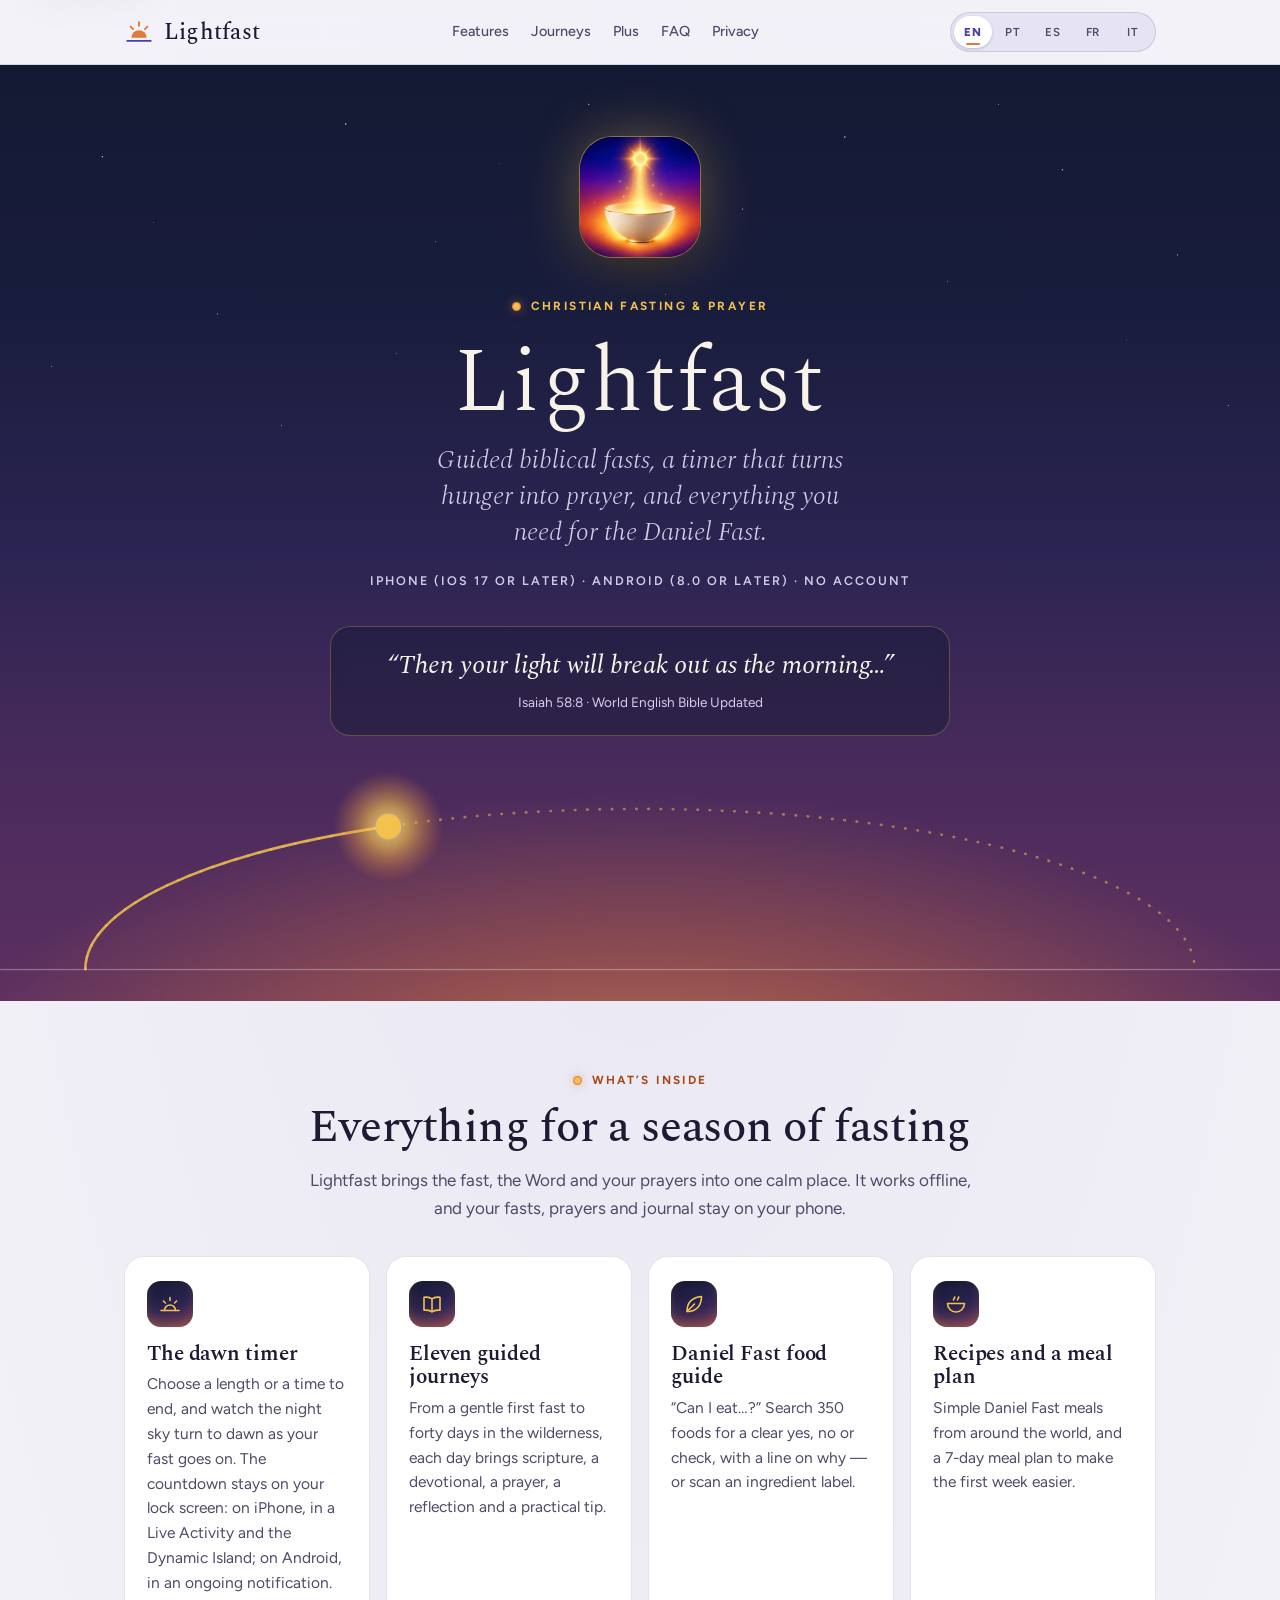
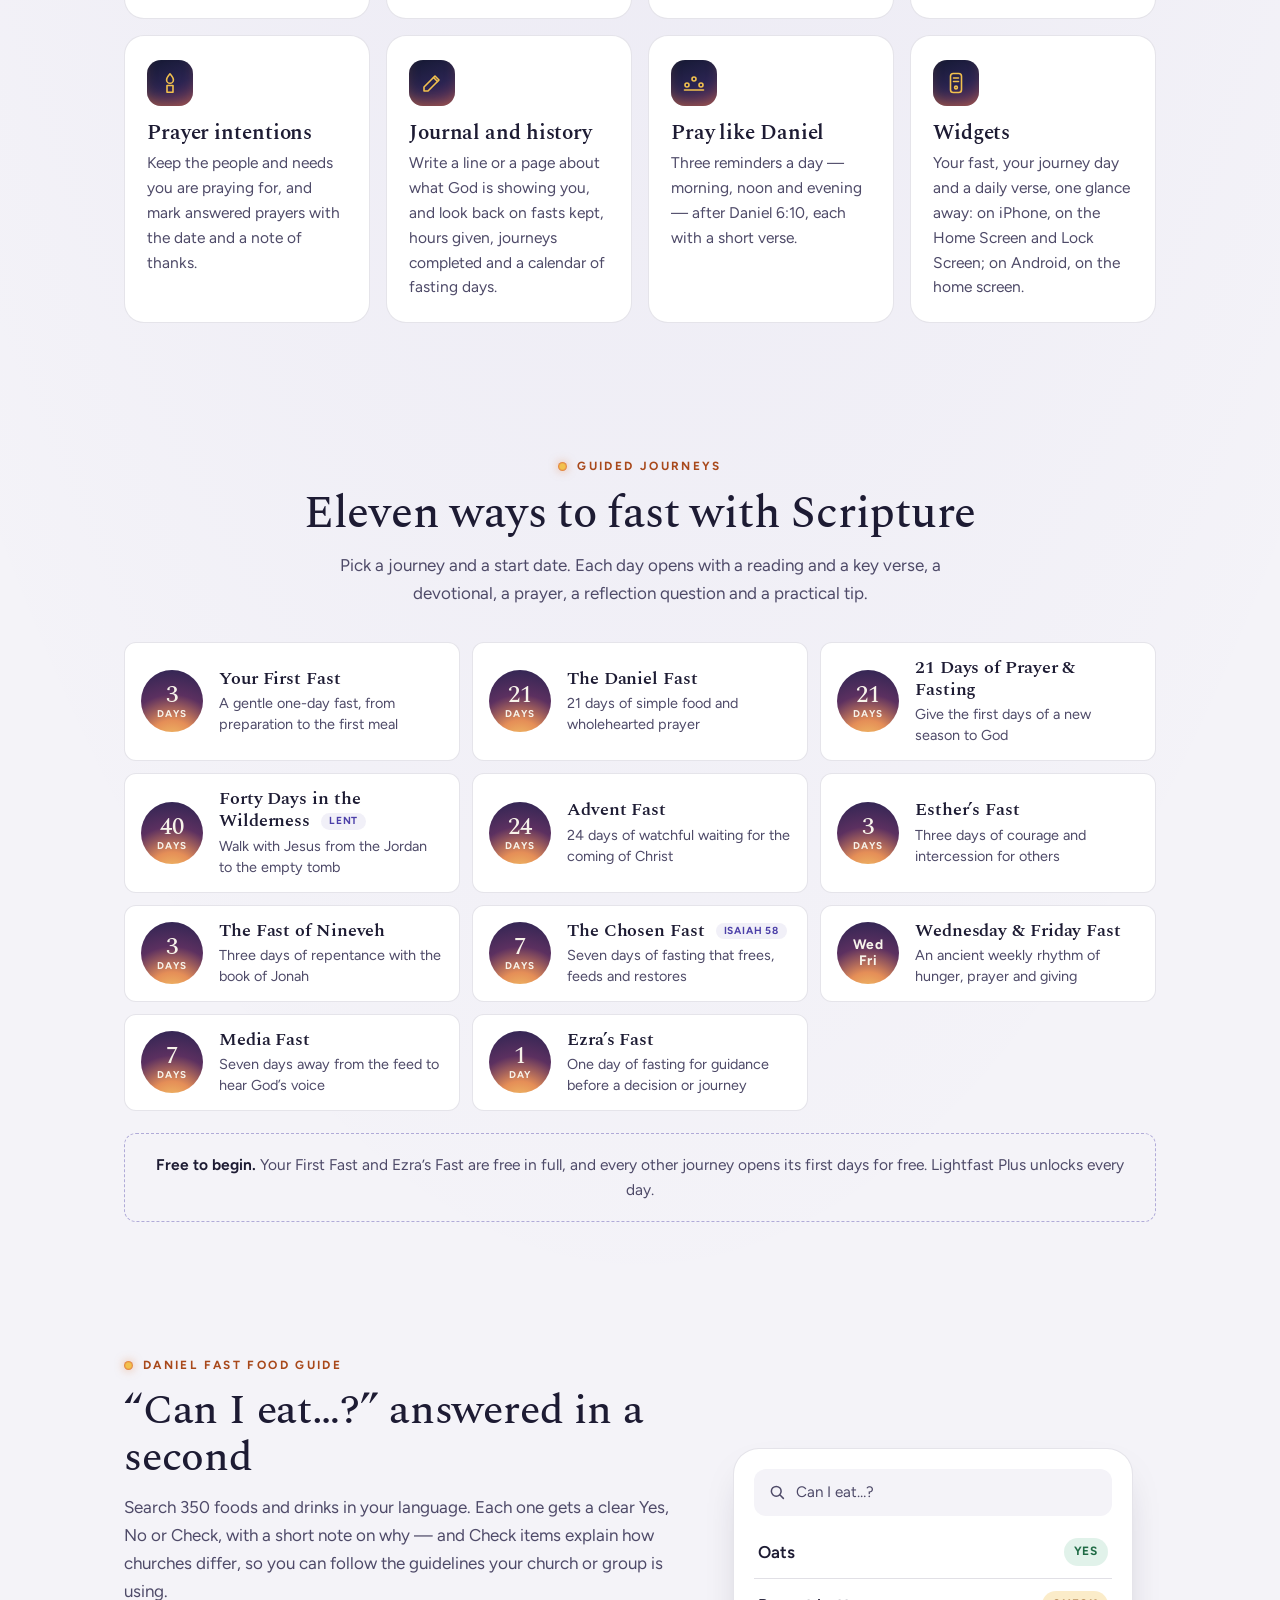
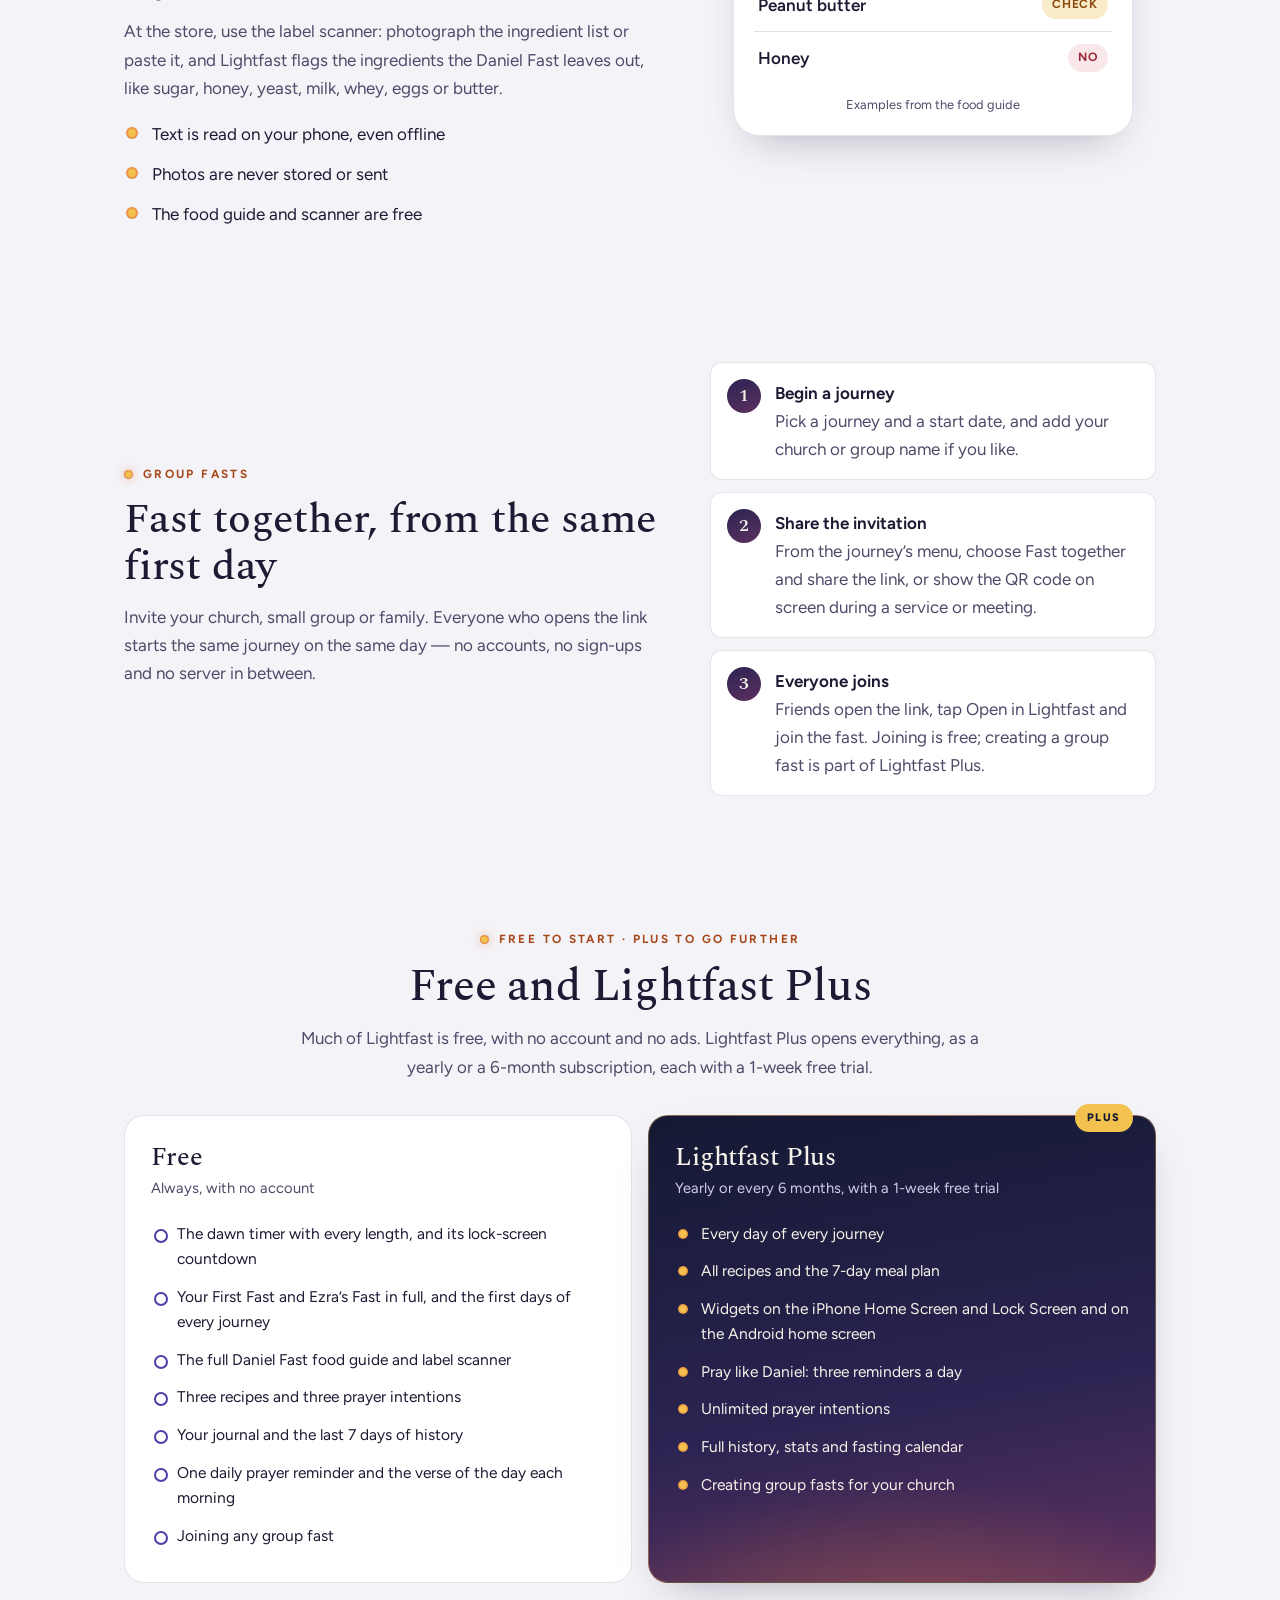
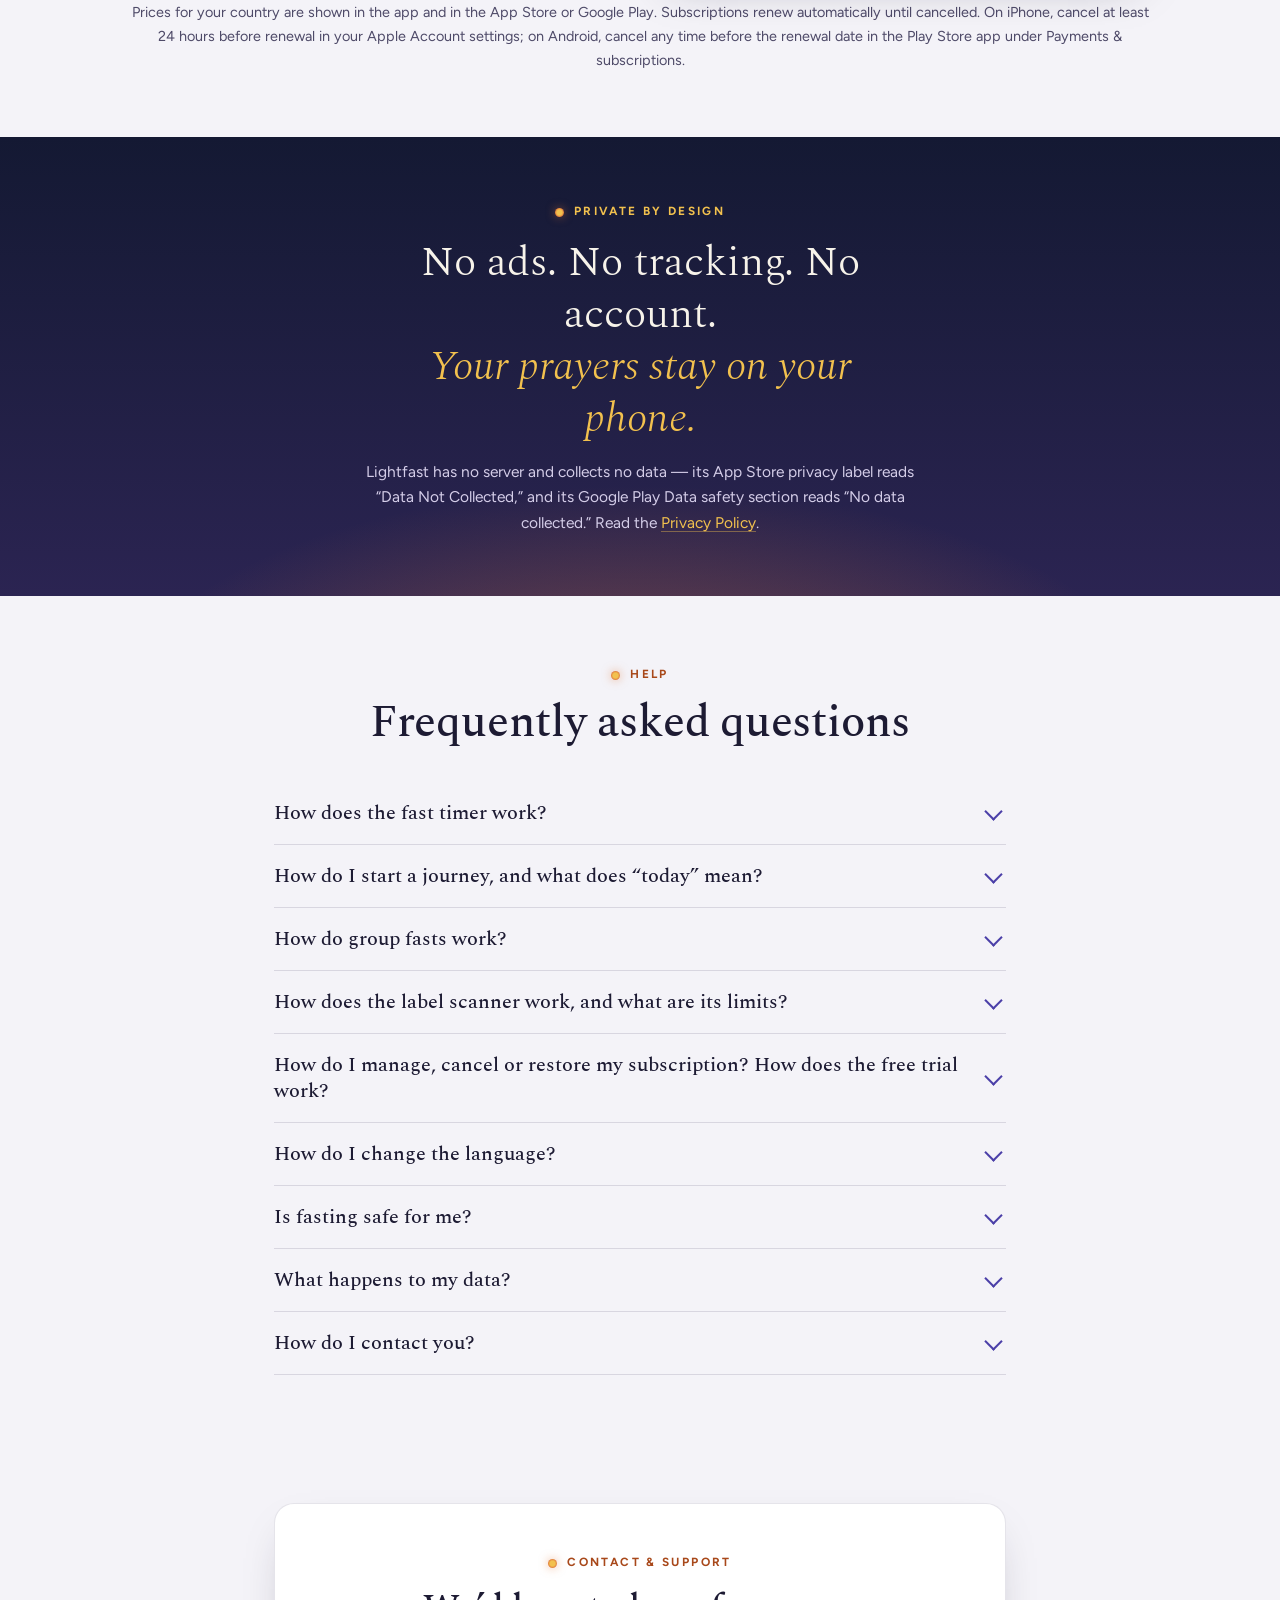
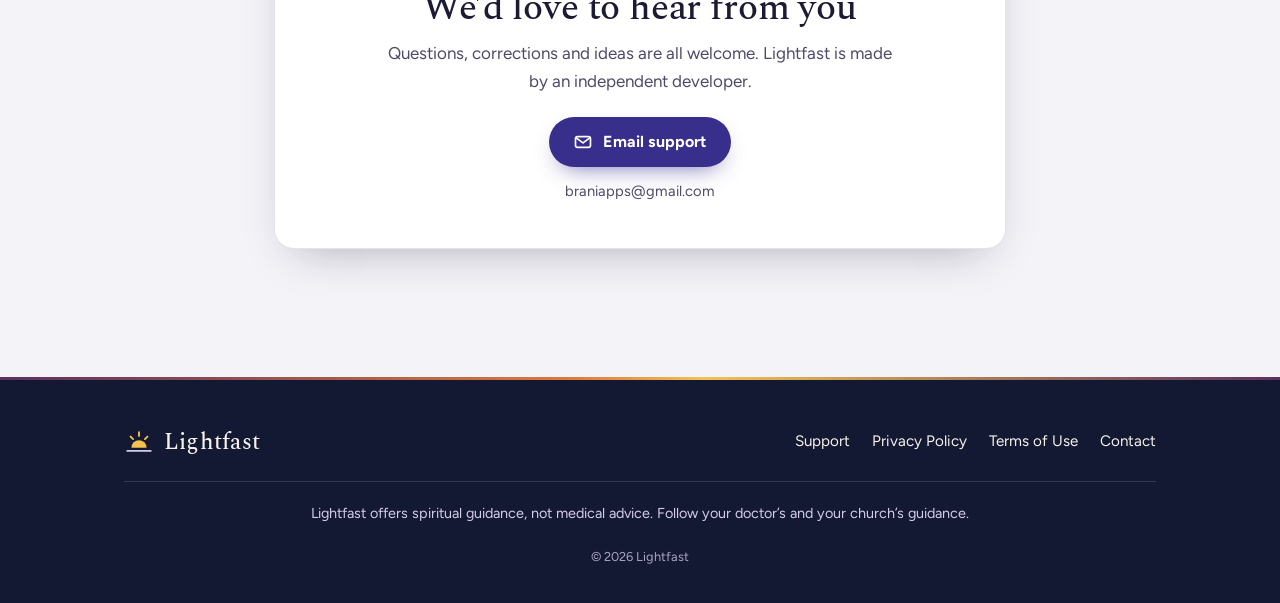
<file: index.html>
<!DOCTYPE html>
<html lang="en">
<head>
  <meta charset="UTF-8">
  <meta name="viewport" content="width=device-width, initial-scale=1.0">
  <title data-i18n-en="Lightfast — Daniel Fast &amp; Prayer · Support" data-i18n-pt="Lightfast — Jejum de Daniel e oração · Suporte" data-i18n-es="Lightfast — Ayuno de Daniel y oración · Soporte" data-i18n-fr="Lightfast — Jeûne de Daniel et prière · Assistance" data-i18n-it="Lightfast — Digiuno di Daniele e preghiera · Assistenza">Lightfast — Daniel Fast &amp; Prayer · Support</title>
  <meta name="description" content="Lightfast is a Christian fasting companion for iPhone and Android: a night-to-dawn fast timer, 11 guided biblical fasts, a Daniel Fast food guide and label scanner, prayer and journal — no ads, no tracking, no account. Também em português. También en español. Aussi en français. Anche in italiano.">
  <meta name="theme-color" content="#141933">
  <link rel="icon" href="app-icon.png">
  <link rel="apple-touch-icon" href="app-icon.png">
  <link rel="preconnect" href="https://fonts.googleapis.com">
  <link rel="preconnect" href="https://fonts.gstatic.com" crossorigin>
  <link href="https://fonts.googleapis.com/css2?family=Figtree:wght@400;500;600;700;800&family=Spectral:ital,wght@0,300;0,400;0,500;0,600;1,300;1,400&display=swap" rel="stylesheet">
  <link rel="stylesheet" href="styles.css">
  <script src="site.js" defer></script>
</head>
<body>
  <a class="skip" href="#main" data-i18n-en="Skip to content" data-i18n-pt="Pular para o conteúdo" data-i18n-es="Saltar al contenido" data-i18n-fr="Aller au contenu" data-i18n-it="Vai al contenuto">Skip to content</a>

  <!-- Line icons, drawn once and reused with <use>. -->
  <svg width="0" height="0" style="position:absolute" aria-hidden="true" focusable="false">
    <symbol id="i-dawn" viewBox="0 0 24 24"><path d="M3 18.5h18"/><path d="M6.5 18.5a5.5 5.5 0 0 1 11 0"/><path d="M12 5.5v3M5.4 9l2 2M18.6 9l-2 2"/></symbol>
    <symbol id="i-book" viewBox="0 0 24 24"><path d="M12 6.8C10 5.3 7 4.8 4 5.3v13c3-.5 6 0 8 1.5 2-1.5 5-2 8-1.5v-13c-3-.5-6 0-8 1.5z"/><path d="M12 6.8v13"/></symbol>
    <symbol id="i-leaf" viewBox="0 0 24 24"><path d="M5 19.5C5 11 10 5.5 19.5 4.5 19.5 14 14 19.5 6 19.5"/><path d="M5 19.5l7.5-7.5"/></symbol>
    <symbol id="i-bowl" viewBox="0 0 24 24"><path d="M3.5 11.5h17a8.5 8.5 0 0 1-17 0z"/><path d="M9.5 8c0-1.3 1.2-1.7 1.2-3M13.5 8c0-1.3 1.2-1.7 1.2-3"/></symbol>
    <symbol id="i-flame" viewBox="0 0 24 24"><path d="M12 2.8c2.3 2.6 3.4 4.4 3.4 6.1a3.4 3.4 0 0 1-6.8 0c0-1.7 1.1-3.5 3.4-6.1z"/><path d="M9 14.5h6v6.7H9z"/></symbol>
    <symbol id="i-pen" viewBox="0 0 24 24"><path d="M4 20h4L19 9l-4-4L4 16z"/><path d="M13.5 6.5l4 4"/></symbol>
    <symbol id="i-suns" viewBox="0 0 24 24"><circle cx="5" cy="14" r="2"/><circle cx="12" cy="8" r="2"/><circle cx="19" cy="14" r="2"/><path d="M2.5 19h19"/></symbol>
    <symbol id="i-phone" viewBox="0 0 24 24"><rect x="6.5" y="2.5" width="11" height="19" rx="2.8"/><path d="M9.5 7h5M9.5 10.5h5"/><circle cx="12" cy="16.5" r="1.4"/></symbol>
    <symbol id="i-search" viewBox="0 0 24 24"><circle cx="11" cy="11" r="6.5"/><path d="M16 16l4.5 4.5"/></symbol>
    <symbol id="i-mail" viewBox="0 0 24 24"><rect x="3" y="5.5" width="18" height="13" rx="2.5"/><path d="M3.8 7l8.2 6 8.2-6"/></symbol>
  </svg>

  <header class="nav">
    <div class="wrap">
      <a class="brand" href="index.html">
        <svg class="mark" width="30" height="30" viewBox="0 0 32 32" aria-hidden="true" focusable="false"><path class="sun" d="M8 22a8 8 0 0 1 16 0z"/><path class="rays" d="M16 5.5v4M7 10.2l2.7 2.7M25 10.2l-2.7 2.7" fill="none" stroke-width="2" stroke-linecap="round"/><path class="line" d="M3.5 25.5h25" fill="none" stroke-width="2" stroke-linecap="round"/></svg>
        Lightfast
      </a>
      <nav class="nav-links" aria-label="Site" data-i18n-aria-en="Site" data-i18n-aria-pt="Site" data-i18n-aria-es="Sitio" data-i18n-aria-fr="Site" data-i18n-aria-it="Sito">
        <a href="#features" data-i18n-en="Features" data-i18n-pt="Recursos" data-i18n-es="Funciones" data-i18n-fr="Fonctionnalités" data-i18n-it="Funzionalità">Features</a>
        <a href="#journeys" data-i18n-en="Journeys" data-i18n-pt="Jornadas" data-i18n-es="Jornadas" data-i18n-fr="Parcours" data-i18n-it="Percorsi">Journeys</a>
        <a href="#plus">Plus</a>
        <a href="#faq" data-i18n-en="FAQ" data-i18n-pt="Perguntas" data-i18n-es="Preguntas" data-i18n-fr="Questions" data-i18n-it="Domande">FAQ</a>
        <a href="privacy.html" data-i18n-en="Privacy" data-i18n-pt="Privacidade" data-i18n-es="Privacidad" data-i18n-fr="Confidentialité" data-i18n-it="Privacy">Privacy</a>
      </nav>
      <div class="nav-right">
        <div class="langtabs" role="tablist" aria-label="Language" data-i18n-aria-en="Language" data-i18n-aria-pt="Idioma" data-i18n-aria-es="Idioma" data-i18n-aria-fr="Langue" data-i18n-aria-it="Lingua">
          <button type="button" role="tab" data-lang-target="en" lang="en" aria-label="English">EN</button>
          <button type="button" role="tab" data-lang-target="pt" lang="pt-BR" aria-label="Português (Brasil)">PT</button>
          <button type="button" role="tab" data-lang-target="es" lang="es" aria-label="Español">ES</button>
          <button type="button" role="tab" data-lang-target="fr" lang="fr" aria-label="Français">FR</button>
          <button type="button" role="tab" data-lang-target="it" lang="it" aria-label="Italiano">IT</button>
        </div>
      </div>
    </div>
  </header>

  <main id="main" tabindex="-1">
    <!-- =============================================================== HERO -->
    <section class="sky">
      <div class="wrap hero">
        <div data-lang="en" lang="en">
          <img class="icon" src="app-icon.png" width="120" height="120" alt="Lightfast app icon: an empty bowl filled with dawn light" data-rise style="animation-delay:.05s">
          <div data-rise style="animation-delay:.12s"><span class="kicker">Christian fasting &amp; prayer</span></div>
          <h1 data-rise style="animation-delay:.18s">Lightfast</h1>
          <p class="tagline" data-rise style="animation-delay:.26s">Guided biblical fasts, a timer that turns hunger into prayer, and everything you need for the Daniel Fast.</p>
          <p class="meta" data-rise style="animation-delay:.32s">iPhone (iOS 17 or later) · Android (8.0 or later) · No account</p>
          <figure class="verse" data-rise style="animation-delay:.4s">
            <blockquote><p>“Then your light will break out as the morning…”</p></blockquote>
            <figcaption>Isaiah 58:8 · World English Bible Updated</figcaption>
          </figure>
        </div>
        <div data-lang="pt" lang="pt-BR">
          <img class="icon" src="app-icon.png" width="120" height="120" alt="Ícone do aplicativo Lightfast: uma tigela vazia cheia da luz da aurora" data-rise style="animation-delay:.05s">
          <div data-rise style="animation-delay:.12s"><span class="kicker">Jejum e oração cristã</span></div>
          <h1 data-rise style="animation-delay:.18s">Lightfast</h1>
          <p class="tagline" data-rise style="animation-delay:.26s">Jejuns bíblicos guiados, um cronômetro que transforma a fome em oração e tudo o que você precisa para o Jejum de Daniel.</p>
          <p class="meta" data-rise style="animation-delay:.32s">iPhone (iOS 17 ou posterior) · Android (8.0 ou posterior) · Sem conta</p>
          <figure class="verse" data-rise style="animation-delay:.4s">
            <blockquote><p>“Então a sua luz romperá como a manhã…”</p></blockquote>
            <figcaption>Isaías 58:8 · Bíblia Portuguesa Mundial</figcaption>
          </figure>
        </div>
        <div data-lang="es" lang="es">
          <img class="icon" src="app-icon.png" width="120" height="120" alt="Ícono de la aplicación Lightfast: un tazón vacío lleno de la luz del amanecer" data-rise style="animation-delay:.05s">
          <div data-rise style="animation-delay:.12s"><span class="kicker">Ayuno cristiano y oración</span></div>
          <h1 data-rise style="animation-delay:.18s">Lightfast</h1>
          <p class="tagline" data-rise style="animation-delay:.26s">Ayunos bíblicos guiados, un temporizador que convierte el hambre en oración y todo lo que necesitas para el Ayuno de Daniel.</p>
          <p class="meta" data-rise style="animation-delay:.32s">iPhone (iOS 17 o posterior) · Android (8.0 o posterior) · Sin cuenta</p>
          <figure class="verse" data-rise style="animation-delay:.4s">
            <blockquote><p>«Entonces nacerá tu luz como el alba…»</p></blockquote>
            <figcaption>Isaías 58:8 · Reina-Valera 1909</figcaption>
          </figure>
        </div>
        <div data-lang="fr" lang="fr">
          <img class="icon" src="app-icon.png" width="120" height="120" alt="Icône de l’application Lightfast&nbsp;: un bol vide rempli de la lumière de l’aube" data-rise style="animation-delay:.05s">
          <div data-rise style="animation-delay:.12s"><span class="kicker">Jeûne chrétien et prière</span></div>
          <h1 data-rise style="animation-delay:.18s">Lightfast</h1>
          <p class="tagline" data-rise style="animation-delay:.26s">Des jeûnes bibliques guidés, un minuteur qui transforme la faim en prière, et tout ce qu’il te faut pour le jeûne de Daniel.</p>
          <p class="meta" data-rise style="animation-delay:.32s">iPhone (iOS 17 ou version ultérieure) · Android (8.0 ou version ultérieure) · Sans compte</p>
          <figure class="verse" data-rise style="animation-delay:.4s">
            <blockquote><p>«&nbsp;Alors ta lumière poindra comme l’aurore…&nbsp;»</p></blockquote>
            <figcaption>Ésaïe 58:8 · Louis Segond 1910</figcaption>
          </figure>
        </div>
        <div data-lang="it" lang="it">
          <img class="icon" src="app-icon.png" width="120" height="120" alt="Icona dell’app Lightfast: una ciotola vuota colma della luce dell’alba" data-rise style="animation-delay:.05s">
          <div data-rise style="animation-delay:.12s"><span class="kicker">Digiuno cristiano e preghiera</span></div>
          <h1 data-rise style="animation-delay:.18s">Lightfast</h1>
          <p class="tagline" data-rise style="animation-delay:.26s">Digiuni biblici guidati, un timer che trasforma la fame in preghiera e tutto ciò che ti serve per il digiuno di Daniele.</p>
          <p class="meta" data-rise style="animation-delay:.32s">iPhone (iOS 17 o versioni successive) · Android (8.0 o versioni successive) · Nessun account</p>
          <figure class="verse" data-rise style="animation-delay:.4s">
            <blockquote><p>“Allora la tua luce spunterà come l’aurora…”</p></blockquote>
            <figcaption>Isaia 58:8 · Riveduta 1927 (Giovanni Luzzi)</figcaption>
          </figure>
        </div>
      </div>
      <!-- The app's dawn timer: a sun a third of the way up its arc. -->
      <svg class="horizon" viewBox="0 -24 1200 224" aria-hidden="true" focusable="false">
        <defs>
          <radialGradient id="sunglow">
            <stop offset="0" stop-color="#FFF3D1"/>
            <stop offset="0.35" stop-color="#F2C14E" stop-opacity="0.9"/>
            <stop offset="1" stop-color="#E07A3A" stop-opacity="0"/>
          </radialGradient>
        </defs>
        <path d="M80 170 A520 150 0 0 1 1120 170" fill="none" stroke="#F2C14E" stroke-opacity="0.5" stroke-width="2.5" stroke-dasharray="0.5 11" stroke-linecap="round"/>
        <path d="M80 170 A520 150 0 0 1 364 36.4" fill="none" stroke="#F2C14E" stroke-opacity="0.85" stroke-width="2.5" stroke-linecap="round"/>
        <g class="climb">
          <circle cx="364" cy="36.4" r="52" fill="url(#sunglow)" opacity="0.75"/>
          <circle cx="364" cy="36.4" r="12" fill="#F2C14E"/>
        </g>
        <path d="M0 170.5H1200" stroke="#F7F3EA" stroke-opacity="0.35" stroke-width="1.2"/>
      </svg>
    </section>

    <!-- =============================================================== FEATURES -->
    <section class="block wrap" id="features">
      <div data-lang="en" lang="en">
        <div class="section-head center">
          <span class="kicker">What’s inside</span>
          <h2>Everything for a season of fasting</h2>
          <p>Lightfast brings the fast, the Word and your prayers into one calm place. It works offline, and your fasts, prayers and journal stay on your phone.</p>
        </div>
        <div class="grid">
          <div class="feature"><div class="ico"><svg aria-hidden="true"><use href="#i-dawn"/></svg></div><h3>The dawn timer</h3><p>Choose a length or a time to end, and watch the night sky turn to dawn as your fast goes on. The countdown stays on your lock screen: on iPhone, in a Live Activity and the Dynamic Island; on Android, in an ongoing notification.</p></div>
          <div class="feature"><div class="ico"><svg aria-hidden="true"><use href="#i-book"/></svg></div><h3>Eleven guided journeys</h3><p>From a gentle first fast to forty days in the wilderness, each day brings scripture, a devotional, a prayer, a reflection and a practical tip.</p></div>
          <div class="feature"><div class="ico"><svg aria-hidden="true"><use href="#i-leaf"/></svg></div><h3>Daniel Fast food guide</h3><p>“Can I eat…?” Search 350 foods for a clear yes, no or check, with a line on why — or scan an ingredient label.</p></div>
          <div class="feature"><div class="ico"><svg aria-hidden="true"><use href="#i-bowl"/></svg></div><h3>Recipes and a meal plan</h3><p>Simple Daniel Fast meals from around the world, and a 7-day meal plan to make the first week easier.</p></div>
          <div class="feature"><div class="ico"><svg aria-hidden="true"><use href="#i-flame"/></svg></div><h3>Prayer intentions</h3><p>Keep the people and needs you are praying for, and mark answered prayers with the date and a note of thanks.</p></div>
          <div class="feature"><div class="ico"><svg aria-hidden="true"><use href="#i-pen"/></svg></div><h3>Journal and history</h3><p>Write a line or a page about what God is showing you, and look back on fasts kept, hours given, journeys completed and a calendar of fasting days.</p></div>
          <div class="feature"><div class="ico"><svg aria-hidden="true"><use href="#i-suns"/></svg></div><h3>Pray like Daniel</h3><p>Three reminders a day — morning, noon and evening — after Daniel 6:10, each with a short verse.</p></div>
          <div class="feature"><div class="ico"><svg aria-hidden="true"><use href="#i-phone"/></svg></div><h3>Widgets</h3><p>Your fast, your journey day and a daily verse, one glance away: on iPhone, on the Home Screen and Lock Screen; on Android, on the home screen.</p></div>
        </div>
      </div>
      <div data-lang="pt" lang="pt-BR">
        <div class="section-head center">
          <span class="kicker">Por dentro do app</span>
          <h2>Tudo para um tempo de jejum</h2>
          <p>O Lightfast reúne o jejum, a Palavra e as suas orações num espaço único e tranquilo. Funciona offline, e seus jejuns, orações e diário ficam no seu celular.</p>
        </div>
        <div class="grid">
          <div class="feature"><div class="ico"><svg aria-hidden="true"><use href="#i-dawn"/></svg></div><h3>O cronômetro da aurora</h3><p>Escolha uma duração ou um horário para terminar e veja o céu da noite virar aurora enquanto o jejum avança. A contagem regressiva fica na tela de bloqueio: no iPhone, numa Atividade ao Vivo e na Dynamic Island; no Android, numa notificação contínua.</p></div>
          <div class="feature"><div class="ico"><svg aria-hidden="true"><use href="#i-book"/></svg></div><h3>Onze jornadas guiadas</h3><p>De um primeiro jejum suave aos quarenta dias no deserto, cada dia traz uma leitura bíblica, um devocional, uma oração, uma reflexão e uma dica prática.</p></div>
          <div class="feature"><div class="ico"><svg aria-hidden="true"><use href="#i-leaf"/></svg></div><h3>Guia de alimentos do Jejum de Daniel</h3><p>“Posso comer…?” Pesquise 350 alimentos e receba um sim, um não ou um “verifique”, com o motivo — ou escaneie o rótulo de ingredientes.</p></div>
          <div class="feature"><div class="ico"><svg aria-hidden="true"><use href="#i-bowl"/></svg></div><h3>Receitas e cardápio</h3><p>Refeições simples do Jejum de Daniel de várias partes do mundo e um cardápio de 7 dias para facilitar a primeira semana.</p></div>
          <div class="feature"><div class="ico"><svg aria-hidden="true"><use href="#i-flame"/></svg></div><h3>Pedidos de oração</h3><p>Guarde as pessoas e as necessidades pelas quais você ora e marque as orações respondidas com a data e uma palavra de gratidão.</p></div>
          <div class="feature"><div class="ico"><svg aria-hidden="true"><use href="#i-pen"/></svg></div><h3>Diário e histórico</h3><p>Escreva uma linha ou uma página sobre o que Deus está mostrando a você e reveja os jejuns cumpridos, as horas dedicadas, as jornadas concluídas e um calendário dos seus dias de jejum.</p></div>
          <div class="feature"><div class="ico"><svg aria-hidden="true"><use href="#i-suns"/></svg></div><h3>Ore como Daniel</h3><p>Três lembretes por dia — de manhã, ao meio-dia e à noite —, como em Daniel 6:10, cada um com um versículo curto.</p></div>
          <div class="feature"><div class="ico"><svg aria-hidden="true"><use href="#i-phone"/></svg></div><h3>Widgets</h3><p>Seu jejum, o dia da sua jornada e um versículo diário, sempre à vista: no iPhone, na Tela de Início e na Tela Bloqueada; no Android, na tela inicial.</p></div>
        </div>
      </div>
      <div data-lang="es" lang="es">
        <div class="section-head center">
          <span class="kicker">Lo que incluye</span>
          <h2>Todo para un tiempo de ayuno</h2>
          <p>Lightfast reúne el ayuno, la Palabra y tus oraciones en un solo lugar sereno. Funciona sin conexión, y tus ayunos, oraciones y diario se quedan en tu teléfono.</p>
        </div>
        <div class="grid">
          <div class="feature"><div class="ico"><svg aria-hidden="true"><use href="#i-dawn"/></svg></div><h3>El temporizador del alba</h3><p>Elige una duración o una hora para terminar, y mira cómo el cielo nocturno se vuelve alba mientras avanza tu ayuno. La cuenta regresiva queda en la pantalla bloqueada: en iPhone, en una Actividad en vivo y en la Dynamic Island; en Android, en una notificación continua.</p></div>
          <div class="feature"><div class="ico"><svg aria-hidden="true"><use href="#i-book"/></svg></div><h3>Once jornadas guiadas</h3><p>Desde un primer ayuno sencillo hasta cuarenta días en el desierto, cada día trae un pasaje de la Escritura, un devocional, una oración, una reflexión y un consejo práctico.</p></div>
          <div class="feature"><div class="ico"><svg aria-hidden="true"><use href="#i-leaf"/></svg></div><h3>Guía de alimentos del Ayuno de Daniel</h3><p>«¿Puedo comer…?» Busca entre 350 alimentos y obtén un sí, un no o un «revisa», con el porqué, o escanea la etiqueta de ingredientes.</p></div>
          <div class="feature"><div class="ico"><svg aria-hidden="true"><use href="#i-bowl"/></svg></div><h3>Recetas y plan de comidas</h3><p>Comidas sencillas del Ayuno de Daniel de todo el mundo y un plan de comidas de 7 días para facilitar la primera semana.</p></div>
          <div class="feature"><div class="ico"><svg aria-hidden="true"><use href="#i-flame"/></svg></div><h3>Peticiones de oración</h3><p>Guarda las personas y necesidades por las que oras, y marca las oraciones contestadas con la fecha y una palabra de gratitud.</p></div>
          <div class="feature"><div class="ico"><svg aria-hidden="true"><use href="#i-pen"/></svg></div><h3>Diario e historial</h3><p>Escribe una línea o una página sobre lo que Dios te está mostrando, y repasa los ayunos cumplidos, las horas dedicadas, las jornadas completadas y un calendario de tus días de ayuno.</p></div>
          <div class="feature"><div class="ico"><svg aria-hidden="true"><use href="#i-suns"/></svg></div><h3>Ora como Daniel</h3><p>Tres recordatorios al día —mañana, mediodía y tarde—, como en Daniel 6:10, cada uno con un versículo breve.</p></div>
          <div class="feature"><div class="ico"><svg aria-hidden="true"><use href="#i-phone"/></svg></div><h3>Widgets</h3><p>Tu ayuno, el día de tu jornada y un versículo diario, a un vistazo: en iPhone, en la pantalla de inicio y en la pantalla bloqueada; en Android, en la pantalla principal.</p></div>
        </div>
      </div>
      <div data-lang="fr" lang="fr">
        <div class="section-head center">
          <span class="kicker">Dans l’app</span>
          <h2>Tout pour un temps de jeûne</h2>
          <p>Lightfast rassemble le jeûne, la Parole et tes prières en un seul lieu paisible. Elle fonctionne hors ligne, et tes jeûnes, tes prières et ton journal restent sur ton téléphone.</p>
        </div>
        <div class="grid">
          <div class="feature"><div class="ico"><svg aria-hidden="true"><use href="#i-dawn"/></svg></div><h3>Le minuteur de l’aube</h3><p>Choisis une durée ou une heure de fin, et regarde le ciel de la nuit se changer en aube à mesure que ton jeûne avance. Le compte à rebours reste sur l’écran verrouillé&nbsp;: sur iPhone, dans une activité en direct et la Dynamic Island&nbsp;; sur Android, dans une notification permanente.</p></div>
          <div class="feature"><div class="ico"><svg aria-hidden="true"><use href="#i-book"/></svg></div><h3>Onze parcours guidés</h3><p>D’un premier jeûne tout en douceur aux quarante jours au désert, chaque jour t’apporte un passage de l’Écriture, une méditation, une prière, une réflexion et un conseil pratique.</p></div>
          <div class="feature"><div class="ico"><svg aria-hidden="true"><use href="#i-leaf"/></svg></div><h3>Guide alimentaire du jeûne de Daniel</h3><p>«&nbsp;Puis-je manger…&nbsp;?&nbsp;» Cherche parmi 350 aliments et obtiens un oui, un non ou un «&nbsp;à vérifier&nbsp;», avec la raison — ou scanne une étiquette d’ingrédients.</p></div>
          <div class="feature"><div class="ico"><svg aria-hidden="true"><use href="#i-bowl"/></svg></div><h3>Recettes et menu de la semaine</h3><p>Des plats simples du jeûne de Daniel venus du monde entier, et un menu de 7&nbsp;jours pour faciliter la première semaine.</p></div>
          <div class="feature"><div class="ico"><svg aria-hidden="true"><use href="#i-flame"/></svg></div><h3>Intentions de prière</h3><p>Note les personnes et les besoins pour lesquels tu pries, et marque les prières exaucées avec la date et un mot de reconnaissance.</p></div>
          <div class="feature"><div class="ico"><svg aria-hidden="true"><use href="#i-pen"/></svg></div><h3>Journal et historique</h3><p>Écris une ligne ou une page sur ce que Dieu te montre, et revois les jeûnes tenus, les heures données, les parcours terminés et un calendrier de tes jours de jeûne.</p></div>
          <div class="feature"><div class="ico"><svg aria-hidden="true"><use href="#i-suns"/></svg></div><h3>Prier comme Daniel</h3><p>Trois rappels par jour — le matin, à midi et le soir — à l’exemple de Daniel 6:10, chacun avec un court verset.</p></div>
          <div class="feature"><div class="ico"><svg aria-hidden="true"><use href="#i-phone"/></svg></div><h3>Widgets</h3><p>Ton jeûne, le jour de ton parcours et un verset du jour, d’un coup d’œil&nbsp;: sur iPhone, sur l’écran d’accueil et l’écran verrouillé&nbsp;; sur Android, sur l’écran d’accueil.</p></div>
        </div>
      </div>
      <div data-lang="it" lang="it">
        <div class="section-head center">
          <span class="kicker">Cosa trovi nell’app</span>
          <h2>Tutto per un tempo di digiuno</h2>
          <p>Lightfast riunisce il digiuno, la Parola e le tue preghiere in un unico luogo sereno. Funziona offline, e i tuoi digiuni, le tue preghiere e il tuo diario restano sul tuo telefono.</p>
        </div>
        <div class="grid">
          <div class="feature"><div class="ico"><svg aria-hidden="true"><use href="#i-dawn"/></svg></div><h3>Il timer dell’alba</h3><p>Scegli una durata o un orario di fine, e guarda il cielo notturno farsi alba mentre il tuo digiuno procede. Il conto alla rovescia resta sulla schermata di blocco: su iPhone, in un’attività in tempo reale e nella Dynamic Island; su Android, in una notifica permanente.</p></div>
          <div class="feature"><div class="ico"><svg aria-hidden="true"><use href="#i-book"/></svg></div><h3>Undici percorsi guidati</h3><p>Da un primo digiuno leggero ai quaranta giorni nel deserto, ogni giorno ti offre un brano della Scrittura, una meditazione, una preghiera, una riflessione e un consiglio pratico.</p></div>
          <div class="feature"><div class="ico"><svg aria-hidden="true"><use href="#i-leaf"/></svg></div><h3>Guida agli alimenti del digiuno di Daniele</h3><p>“Posso mangiare…?” Cerca tra 350 alimenti e ottieni un sì, un no o un “verifica”, con una riga che spiega il perché — oppure scansiona l’etichetta degli ingredienti.</p></div>
          <div class="feature"><div class="ico"><svg aria-hidden="true"><use href="#i-bowl"/></svg></div><h3>Ricette e piano dei pasti</h3><p>Piatti semplici del digiuno di Daniele da tutto il mondo, e un piano dei pasti di 7 giorni per rendere più facile la prima settimana.</p></div>
          <div class="feature"><div class="ico"><svg aria-hidden="true"><use href="#i-flame"/></svg></div><h3>Intenzioni di preghiera</h3><p>Annota le persone e le necessità per cui preghi, e segna le preghiere esaudite con la data e una parola di ringraziamento.</p></div>
          <div class="feature"><div class="ico"><svg aria-hidden="true"><use href="#i-pen"/></svg></div><h3>Diario e cronologia</h3><p>Scrivi una riga o una pagina su ciò che Dio ti sta mostrando, e ripercorri i digiuni osservati, le ore donate, i percorsi completati e un calendario dei tuoi giorni di digiuno.</p></div>
          <div class="feature"><div class="ico"><svg aria-hidden="true"><use href="#i-suns"/></svg></div><h3>Prega come Daniele</h3><p>Tre promemoria al giorno — al mattino, a mezzogiorno e alla sera — sull’esempio di Daniele 6:10, ciascuno con un breve versetto.</p></div>
          <div class="feature"><div class="ico"><svg aria-hidden="true"><use href="#i-phone"/></svg></div><h3>Widget</h3><p>Il tuo digiuno, il giorno del tuo percorso e il versetto del giorno, a colpo d’occhio: su iPhone, nella schermata Home e nella schermata di blocco; su Android, nella schermata Home.</p></div>
        </div>
      </div>
    </section>

    <!-- =============================================================== JOURNEYS -->
    <section class="block wrap" id="journeys">
      <div data-lang="en" lang="en">
        <div class="section-head center">
          <span class="kicker">Guided journeys</span>
          <h2>Eleven ways to fast with Scripture</h2>
          <p>Pick a journey and a start date. Each day opens with a reading and a key verse, a devotional, a prayer, a reflection question and a practical tip.</p>
        </div>
        <ul class="journeys">
          <li class="journey"><span class="len"><b>3</b><small>days</small></span><div><h3>Your First Fast</h3><p>A gentle one-day fast, from preparation to the first meal</p></div></li>
          <li class="journey"><span class="len"><b>21</b><small>days</small></span><div><h3>The Daniel Fast</h3><p>21 days of simple food and wholehearted prayer</p></div></li>
          <li class="journey"><span class="len"><b>21</b><small>days</small></span><div><h3>21 Days of Prayer &amp; Fasting</h3><p>Give the first days of a new season to God</p></div></li>
          <li class="journey"><span class="len"><b>40</b><small>days</small></span><div><h3>Forty Days in the Wilderness <span class="tag">Lent</span></h3><p>Walk with Jesus from the Jordan to the empty tomb</p></div></li>
          <li class="journey"><span class="len"><b>24</b><small>days</small></span><div><h3>Advent Fast</h3><p>24 days of watchful waiting for the coming of Christ</p></div></li>
          <li class="journey"><span class="len"><b>3</b><small>days</small></span><div><h3>Esther’s Fast</h3><p>Three days of courage and intercession for others</p></div></li>
          <li class="journey"><span class="len"><b>3</b><small>days</small></span><div><h3>The Fast of Nineveh</h3><p>Three days of repentance with the book of Jonah</p></div></li>
          <li class="journey"><span class="len"><b>7</b><small>days</small></span><div><h3>The Chosen Fast <span class="tag">Isaiah 58</span></h3><p>Seven days of fasting that frees, feeds and restores</p></div></li>
          <li class="journey"><span class="len wk"><b>Wed<br>Fri</b></span><div><h3>Wednesday &amp; Friday Fast</h3><p>An ancient weekly rhythm of hunger, prayer and giving</p></div></li>
          <li class="journey"><span class="len"><b>7</b><small>days</small></span><div><h3>Media Fast</h3><p>Seven days away from the feed to hear God’s voice</p></div></li>
          <li class="journey"><span class="len"><b>1</b><small>day</small></span><div><h3>Ezra’s Fast</h3><p>One day of fasting for guidance before a decision or journey</p></div></li>
        </ul>
        <p class="each-day"><strong>Free to begin.</strong> Your First Fast and Ezra’s Fast are free in full, and every other journey opens its first days for free. Lightfast Plus unlocks every day.</p>
      </div>
      <div data-lang="pt" lang="pt-BR">
        <div class="section-head center">
          <span class="kicker">Jornadas guiadas</span>
          <h2>Onze maneiras de jejuar com as Escrituras</h2>
          <p>Escolha uma jornada e uma data de início. Cada dia começa com uma leitura e um versículo-chave, um devocional, uma oração, uma pergunta para reflexão e uma dica prática.</p>
        </div>
        <ul class="journeys">
          <li class="journey"><span class="len"><b>3</b><small>dias</small></span><div><h3>Seu primeiro jejum</h3><p>Um jejum suave de um dia, da preparação à primeira refeição</p></div></li>
          <li class="journey"><span class="len"><b>21</b><small>dias</small></span><div><h3>O Jejum de Daniel</h3><p>21 dias de comida simples e oração de todo o coração</p></div></li>
          <li class="journey"><span class="len"><b>21</b><small>dias</small></span><div><h3>21 dias de jejum e oração</h3><p>Entregue a Deus os primeiros dias de um novo tempo</p></div></li>
          <li class="journey"><span class="len"><b>40</b><small>dias</small></span><div><h3>Quarenta dias no deserto <span class="tag">Quaresma</span></h3><p>Caminhe com Jesus do Jordão até o túmulo vazio</p></div></li>
          <li class="journey"><span class="len"><b>24</b><small>dias</small></span><div><h3>Jejum do Advento</h3><p>24 dias de espera vigilante pela vinda de Cristo</p></div></li>
          <li class="journey"><span class="len"><b>3</b><small>dias</small></span><div><h3>O Jejum de Ester</h3><p>Três dias de coragem e intercessão pelos outros</p></div></li>
          <li class="journey"><span class="len"><b>3</b><small>dias</small></span><div><h3>O Jejum de Nínive</h3><p>Três dias de arrependimento com o livro de Jonas</p></div></li>
          <li class="journey"><span class="len"><b>7</b><small>dias</small></span><div><h3>O jejum que Deus escolheu <span class="tag">Isaías 58</span></h3><p>Sete dias de jejum que liberta, alimenta e restaura</p></div></li>
          <li class="journey"><span class="len wk"><b>Qua<br>Sex</b></span><div><h3>Jejum às quartas e sextas</h3><p>Um antigo ritmo semanal de fome, oração e generosidade</p></div></li>
          <li class="journey"><span class="len"><b>7</b><small>dias</small></span><div><h3>Jejum de mídias</h3><p>Sete dias longe do feed para ouvir a voz de Deus</p></div></li>
          <li class="journey"><span class="len"><b>1</b><small>dia</small></span><div><h3>O Jejum de Esdras</h3><p>Um dia de jejum por direção antes de uma decisão ou viagem</p></div></li>
        </ul>
        <p class="each-day"><strong>Comece grátis.</strong> “Seu primeiro jejum” e “O Jejum de Esdras” são totalmente gratuitos, e todas as outras jornadas têm os primeiros dias liberados de graça. O Lightfast Plus libera todos os dias.</p>
      </div>
      <div data-lang="es" lang="es">
        <div class="section-head center">
          <span class="kicker">Jornadas guiadas</span>
          <h2>Once maneras de ayunar con la Escritura</h2>
          <p>Elige una jornada y una fecha de inicio. Cada día empieza con una lectura y un versículo clave, un devocional, una oración, una pregunta de reflexión y un consejo práctico.</p>
        </div>
        <ul class="journeys">
          <li class="journey"><span class="len"><b>3</b><small>días</small></span><div><h3>Tu primer ayuno</h3><p>Un ayuno sencillo de un día, de la preparación a la primera comida</p></div></li>
          <li class="journey"><span class="len"><b>21</b><small>días</small></span><div><h3>El Ayuno de Daniel</h3><p>21 días de comida sencilla y oración de todo corazón</p></div></li>
          <li class="journey"><span class="len"><b>21</b><small>días</small></span><div><h3>21 días de ayuno y oración</h3><p>Entrega a Dios los primeros días de una nueva etapa</p></div></li>
          <li class="journey"><span class="len"><b>40</b><small>días</small></span><div><h3>Cuarenta días en el desierto <span class="tag">Cuaresma</span></h3><p>Camina con Jesús desde el Jordán hasta la tumba vacía</p></div></li>
          <li class="journey"><span class="len"><b>24</b><small>días</small></span><div><h3>Ayuno de Adviento</h3><p>24 días de espera vigilante por la venida de Cristo</p></div></li>
          <li class="journey"><span class="len"><b>3</b><small>días</small></span><div><h3>El ayuno de Ester</h3><p>Tres días de valentía e intercesión por otros</p></div></li>
          <li class="journey"><span class="len"><b>3</b><small>días</small></span><div><h3>El Ayuno de Nínive</h3><p>Tres días de arrepentimiento con el libro de Jonás</p></div></li>
          <li class="journey"><span class="len"><b>7</b><small>días</small></span><div><h3>El ayuno que Dios escoge <span class="tag">Isaías 58</span></h3><p>Siete días de ayuno que libera, alimenta y restaura</p></div></li>
          <li class="journey"><span class="len wk"><b>Mié<br>Vie</b></span><div><h3>Ayuno de miércoles y viernes</h3><p>Un antiguo ritmo semanal de hambre, oración y generosidad</p></div></li>
          <li class="journey"><span class="len"><b>7</b><small>días</small></span><div><h3>Ayuno digital</h3><p>Siete días lejos de las redes para escuchar la voz de Dios</p></div></li>
          <li class="journey"><span class="len"><b>1</b><small>día</small></span><div><h3>El ayuno de Esdras</h3><p>Un día de ayuno para pedir dirección ante una decisión o un viaje</p></div></li>
        </ul>
        <p class="each-day"><strong>Empieza gratis.</strong> «Tu primer ayuno» y «El ayuno de Esdras» son completamente gratis, y todas las demás jornadas abren sus primeros días gratis. Lightfast Plus desbloquea todos los días.</p>
      </div>
      <div data-lang="fr" lang="fr">
        <div class="section-head center">
          <span class="kicker">Parcours guidés</span>
          <h2>Onze façons de jeûner avec l’Écriture</h2>
          <p>Choisis un parcours et une date de début. Chaque jour s’ouvre sur une lecture et un verset clé, une méditation, une prière, une question de réflexion et un conseil pratique.</p>
        </div>
        <ul class="journeys">
          <li class="journey"><span class="len"><b>3</b><small>jours</small></span><div><h3>Ton premier jeûne</h3><p>Un jeûne doux d’une journée, de la préparation au premier repas</p></div></li>
          <li class="journey"><span class="len"><b>21</b><small>jours</small></span><div><h3>Le jeûne de Daniel</h3><p>21 jours de repas simples et de prière de tout cœur</p></div></li>
          <li class="journey"><span class="len"><b>21</b><small>jours</small></span><div><h3>21 jours de jeûne et de prière</h3><p>Consacre à Dieu les premiers jours d’une saison nouvelle</p></div></li>
          <li class="journey"><span class="len"><b>40</b><small>jours</small></span><div><h3>Quarante jours au désert <span class="tag">Carême</span></h3><p>Marche avec Jésus du Jourdain jusqu’au tombeau vide</p></div></li>
          <li class="journey"><span class="len"><b>24</b><small>jours</small></span><div><h3>Jeûne de l’Avent</h3><p>24 jours d’attente vigilante de la venue du Christ</p></div></li>
          <li class="journey"><span class="len"><b>3</b><small>jours</small></span><div><h3>Le jeûne d’Esther</h3><p>Trois jours de courage et d’intercession pour les autres</p></div></li>
          <li class="journey"><span class="len"><b>3</b><small>jours</small></span><div><h3>Le jeûne de Ninive</h3><p>Trois jours de repentance avec le livre de Jonas</p></div></li>
          <li class="journey"><span class="len"><b>7</b><small>jours</small></span><div><h3>Le jeûne qui plaît à Dieu <span class="tag">Ésaïe 58</span></h3><p>Sept jours de jeûne qui libère, nourrit et relève</p></div></li>
          <li class="journey"><span class="len wk"><b>Mer<br>Ven</b></span><div><h3>Jeûne du mercredi et du vendredi</h3><p>Un ancien rythme hebdomadaire de faim, de prière et de don</p></div></li>
          <li class="journey"><span class="len"><b>7</b><small>jours</small></span><div><h3>Jeûne des écrans</h3><p>Sept jours loin du fil d’actualité pour entendre la voix de Dieu</p></div></li>
          <li class="journey"><span class="len"><b>1</b><small>jour</small></span><div><h3>Le jeûne d’Esdras</h3><p>Un jour de jeûne pour chercher Dieu avant une décision ou un départ</p></div></li>
        </ul>
        <p class="each-day"><strong>Commence gratuitement.</strong> «&nbsp;Ton premier jeûne&nbsp;» et «&nbsp;Le jeûne d’Esdras&nbsp;» sont entièrement gratuits, et tous les autres parcours offrent leurs premiers jours. Lightfast Plus débloque tous les jours.</p>
      </div>
      <div data-lang="it" lang="it">
        <div class="section-head center">
          <span class="kicker">Percorsi guidati</span>
          <h2>Undici modi di digiunare con la Scrittura</h2>
          <p>Scegli un percorso e una data di inizio. Ogni giorno si apre con una lettura e un versetto chiave, una meditazione, una preghiera, una domanda per la riflessione e un consiglio pratico.</p>
        </div>
        <ul class="journeys">
          <li class="journey"><span class="len"><b>3</b><small>giorni</small></span><div><h3>Il tuo primo digiuno</h3><p>Un giorno di digiuno sereno, dalla preparazione al primo pasto</p></div></li>
          <li class="journey"><span class="len"><b>21</b><small>giorni</small></span><div><h3>Il digiuno di Daniele</h3><p>21 giorni di cibo semplice e di preghiera con tutto il cuore</p></div></li>
          <li class="journey"><span class="len"><b>21</b><small>giorni</small></span><div><h3>21 giorni di digiuno e preghiera</h3><p>Dona a Dio i primi giorni di una nuova stagione</p></div></li>
          <li class="journey"><span class="len"><b>40</b><small>giorni</small></span><div><h3>Quaranta giorni nel deserto <span class="tag">Quaresima</span></h3><p>Cammina con Gesù dal Giordano al sepolcro vuoto</p></div></li>
          <li class="journey"><span class="len"><b>24</b><small>giorni</small></span><div><h3>Digiuno d’Avvento</h3><p>24 giorni di attesa vigile della venuta di Cristo</p></div></li>
          <li class="journey"><span class="len"><b>3</b><small>giorni</small></span><div><h3>Il digiuno di Ester</h3><p>Tre giorni di coraggio e di intercessione per gli altri</p></div></li>
          <li class="journey"><span class="len"><b>3</b><small>giorni</small></span><div><h3>Il digiuno di Ninive</h3><p>Tre giorni di pentimento con il libro di Giona</p></div></li>
          <li class="journey"><span class="len"><b>7</b><small>giorni</small></span><div><h3>Il digiuno gradito a Dio <span class="tag">Isaia 58</span></h3><p>Sette giorni di digiuno che libera, nutre e rialza</p></div></li>
          <li class="journey"><span class="len wk"><b>Mer<br>Ven</b></span><div><h3>Digiuno del mercoledì e del venerdì</h3><p>Un antico ritmo settimanale di fame, preghiera e dono</p></div></li>
          <li class="journey"><span class="len"><b>7</b><small>giorni</small></span><div><h3>Digiuno dai media</h3><p>Sette giorni lontano dagli schermi per ascoltare la voce di Dio</p></div></li>
          <li class="journey"><span class="len"><b>1</b><small>giorno</small></span><div><h3>Il digiuno di Esdra</h3><p>Un giorno di digiuno per chiedere luce prima di decidere o di partire</p></div></li>
        </ul>
        <p class="each-day"><strong>Inizia gratis.</strong> “Il tuo primo digiuno” e “Il digiuno di Esdra” sono interamente gratuiti, e tutti gli altri percorsi offrono gratis i primi giorni. Lightfast Plus sblocca tutti i giorni.</p>
      </div>
    </section>

    <!-- =============================================================== FOOD GUIDE -->
    <section class="block wrap" id="food">
      <div data-lang="en" lang="en">
        <div class="spot">
          <div>
            <span class="kicker">Daniel Fast food guide</span>
            <h2>“Can I eat…?” answered in a second</h2>
            <p>Search 350 foods and drinks in your language. Each one gets a clear Yes, No or Check, with a short note on why — and Check items explain how churches differ, so you can follow the guidelines your church or group is using.</p>
            <p>At the store, use the label scanner: photograph the ingredient list or paste it, and Lightfast flags the ingredients the Daniel Fast leaves out, like sugar, honey, yeast, milk, whey, eggs or butter.</p>
            <ul class="ticks">
              <li>Text is read on your phone, even offline</li>
              <li>Photos are never stored or sent</li>
              <li>The food guide and scanner are free</li>
            </ul>
          </div>
          <figure class="mock">
            <div class="search"><svg aria-hidden="true"><use href="#i-search"/></svg>Can I eat…?</div>
            <ul>
              <li><span class="food">Oats</span><span class="verdict v-yes">Yes</span></li>
              <li><span class="food">Peanut butter</span><span class="verdict v-check">Check</span></li>
              <li><span class="food">Honey</span><span class="verdict v-no">No</span></li>
            </ul>
            <figcaption class="caption">Examples from the food guide</figcaption>
          </figure>
        </div>
      </div>
      <div data-lang="pt" lang="pt-BR">
        <div class="spot">
          <div>
            <span class="kicker">Guia de alimentos</span>
            <h2>“Posso comer…?” respondido num instante</h2>
            <p>Pesquise 350 alimentos e bebidas no seu idioma. Cada um recebe uma resposta clara (Sim, Não ou Verifique), com uma nota curta explicando o porquê — e os itens “Verifique” mostram como as igrejas diferem, para você seguir as orientações da sua igreja ou do seu grupo.</p>
            <p>No mercado, use o leitor de rótulos: fotografe a lista de ingredientes ou cole o texto, e o Lightfast aponta os ingredientes que o Jejum de Daniel deixa de fora, como açúcar, mel, fermento, leite, soro de leite, ovos ou manteiga.</p>
            <ul class="ticks">
              <li>O texto é lido no seu celular, mesmo offline</li>
              <li>As fotos nunca são guardadas nem enviadas</li>
              <li>O guia de alimentos e o leitor de rótulos são gratuitos</li>
            </ul>
          </div>
          <figure class="mock">
            <div class="search"><svg aria-hidden="true"><use href="#i-search"/></svg>Posso comer…?</div>
            <ul>
              <li><span class="food">Aveia</span><span class="verdict v-yes">Sim</span></li>
              <li><span class="food">Pasta de amendoim</span><span class="verdict v-check">Verifique</span></li>
              <li><span class="food">Mel</span><span class="verdict v-no">Não</span></li>
            </ul>
            <figcaption class="caption">Exemplos do guia de alimentos</figcaption>
          </figure>
        </div>
      </div>
      <div data-lang="es" lang="es">
        <div class="spot">
          <div>
            <span class="kicker">Guía de alimentos</span>
            <h2>«¿Puedo comer…?», resuelto en un segundo</h2>
            <p>Busca entre 350 alimentos y bebidas en tu idioma. Cada uno recibe una respuesta clara (Sí, No o Revisa), con una nota breve del porqué, y los alimentos marcados «Revisa» explican en qué difieren las iglesias, para que sigas las pautas de tu iglesia o grupo.</p>
            <p>En la tienda, usa el escáner de etiquetas: fotografía la lista de ingredientes o pega el texto, y Lightfast señala los ingredientes que el Ayuno de Daniel deja fuera, como azúcar, miel, levadura, leche, suero de leche, huevo o mantequilla.</p>
            <ul class="ticks">
              <li>El texto se lee en tu teléfono, incluso sin conexión</li>
              <li>Las fotos nunca se guardan ni se envían</li>
              <li>La guía de alimentos y el escáner son gratuitos</li>
            </ul>
          </div>
          <figure class="mock">
            <div class="search"><svg aria-hidden="true"><use href="#i-search"/></svg>¿Puedo comer…?</div>
            <ul>
              <li><span class="food">Avena</span><span class="verdict v-yes">Sí</span></li>
              <li><span class="food">Crema de cacahuate</span><span class="verdict v-check">Revisa</span></li>
              <li><span class="food">Miel</span><span class="verdict v-no">No</span></li>
            </ul>
            <figcaption class="caption">Ejemplos de la guía de alimentos</figcaption>
          </figure>
        </div>
      </div>
      <div data-lang="fr" lang="fr">
        <div class="spot">
          <div>
            <span class="kicker">Guide alimentaire</span>
            <h2>«&nbsp;Puis-je manger…&nbsp;?&nbsp;»&nbsp;: la réponse en une seconde</h2>
            <p>Cherche parmi 350 aliments et boissons dans ta langue. Chacun reçoit une réponse claire (Oui, Non ou À vérifier) avec une courte note qui explique pourquoi. Pour les éléments «&nbsp;À vérifier&nbsp;», la note précise en quoi les Églises diffèrent, pour que tu puisses suivre les consignes de ton Église ou de ton groupe.</p>
            <p>Au magasin, utilise le scanner d’étiquettes&nbsp;: photographie la liste d’ingrédients ou colle le texte, et Lightfast signale les ingrédients que le jeûne de Daniel exclut, comme le sucre, le miel, la levure, le lait, le lactosérum, les œufs ou le beurre.</p>
            <ul class="ticks">
              <li>Le texte est lu sur ton téléphone, même hors ligne</li>
              <li>Les photos ne sont jamais conservées ni envoyées</li>
              <li>Le guide alimentaire et le scanner sont gratuits</li>
            </ul>
          </div>
          <figure class="mock">
            <div class="search"><svg aria-hidden="true"><use href="#i-search"/></svg>Puis-je manger…&nbsp;?</div>
            <ul>
              <li><span class="food">Flocons d’avoine</span><span class="verdict v-yes">Oui</span></li>
              <li><span class="food">Beurre de cacahuète</span><span class="verdict v-check">À vérifier</span></li>
              <li><span class="food">Miel</span><span class="verdict v-no">Non</span></li>
            </ul>
            <figcaption class="caption">Exemples tirés du guide alimentaire</figcaption>
          </figure>
        </div>
      </div>
      <div data-lang="it" lang="it">
        <div class="spot">
          <div>
            <span class="kicker">Guida agli alimenti del digiuno di Daniele</span>
            <h2>“Posso mangiare…?”: la risposta in un secondo</h2>
            <p>Cerca tra 350 alimenti e bevande nella tua lingua. Ognuno riceve una risposta chiara — Sì, No o Verifica — con una breve nota che spiega il perché; per le voci “Verifica”, la nota indica in che cosa le chiese differiscono, così puoi seguire le indicazioni della tua chiesa o del tuo gruppo.</p>
            <p>Al supermercato, usa lo scanner delle etichette: fotografa l’elenco degli ingredienti o incollalo, e Lightfast segnala gli ingredienti che il digiuno di Daniele esclude, come zucchero, miele, lievito, latte, siero di latte, uova o burro.</p>
            <ul class="ticks">
              <li>Il testo viene letto sul tuo telefono, anche offline</li>
              <li>Le foto non vengono mai conservate né inviate</li>
              <li>La guida agli alimenti e lo scanner sono gratuiti</li>
            </ul>
          </div>
          <figure class="mock">
            <div class="search"><svg aria-hidden="true"><use href="#i-search"/></svg>Posso mangiare…?</div>
            <ul>
              <li><span class="food">Fiocchi d’avena</span><span class="verdict v-yes">Sì</span></li>
              <li><span class="food">Burro di arachidi</span><span class="verdict v-check">Verifica</span></li>
              <li><span class="food">Miele</span><span class="verdict v-no">No</span></li>
            </ul>
            <figcaption class="caption">Esempi dalla guida agli alimenti</figcaption>
          </figure>
        </div>
      </div>
    </section>

    <!-- =============================================================== GROUP FASTS -->
    <section class="block wrap" id="together">
      <div data-lang="en" lang="en">
        <div class="spot">
          <div>
            <span class="kicker">Group fasts</span>
            <h2>Fast together, from the same first day</h2>
            <p>Invite your church, small group or family. Everyone who opens the link starts the same journey on the same day — no accounts, no sign-ups and no server in between.</p>
          </div>
          <ol class="steps">
            <li><strong>Begin a journey</strong>Pick a journey and a start date, and add your church or group name if you like.</li>
            <li><strong>Share the invitation</strong>From the journey’s menu, choose Fast together and share the link, or show the QR code on screen during a service or meeting.</li>
            <li><strong>Everyone joins</strong>Friends open the link, tap Open in Lightfast and join the fast. Joining is free; creating a group fast is part of Lightfast Plus.</li>
          </ol>
        </div>
      </div>
      <div data-lang="pt" lang="pt-BR">
        <div class="spot">
          <div>
            <span class="kicker">Jejuns em grupo</span>
            <h2>Jejuem juntos, começando no mesmo dia</h2>
            <p>Convide sua igreja, seu pequeno grupo ou sua família. Todos que abrirem o link começam a mesma jornada no mesmo dia — sem contas, sem cadastro e sem servidor no meio do caminho.</p>
          </div>
          <ol class="steps">
            <li><strong>Comece uma jornada</strong>Escolha uma jornada e uma data de início e, se quiser, adicione o nome da sua igreja ou grupo.</li>
            <li><strong>Compartilhe o convite</strong>No menu da jornada, escolha Jejuar juntos e compartilhe o link, ou mostre o QR code na tela durante um culto ou encontro.</li>
            <li><strong>Todos participam</strong>Os amigos abrem o link, tocam em Abrir no Lightfast e entram no jejum. Participar é grátis; criar um jejum em grupo faz parte do Lightfast Plus.</li>
          </ol>
        </div>
      </div>
      <div data-lang="es" lang="es">
        <div class="spot">
          <div>
            <span class="kicker">Ayunos en grupo</span>
            <h2>Ayunen juntos desde el mismo primer día</h2>
            <p>Invita a tu iglesia, a tu grupo pequeño o a tu familia. Todos los que abran el enlace empiezan la misma jornada el mismo día, sin cuentas, sin registros y sin servidores de por medio.</p>
          </div>
          <ol class="steps">
            <li><strong>Empieza una jornada</strong>Elige una jornada y una fecha de inicio y, si quieres, agrega el nombre de tu iglesia o grupo.</li>
            <li><strong>Comparte la invitación</strong>En el menú de la jornada, elige Ayunar juntos y comparte el enlace, o muestra el código QR en pantalla durante un culto o una reunión.</li>
            <li><strong>Todos se unen</strong>Tus amigos abren el enlace, tocan Abrir en Lightfast y se unen al ayuno. Unirse es gratis; crear un ayuno en grupo forma parte de Lightfast Plus.</li>
          </ol>
        </div>
      </div>
      <div data-lang="fr" lang="fr">
        <div class="spot">
          <div>
            <span class="kicker">Jeûnes en groupe</span>
            <h2>Jeûner ensemble, à partir du même jour</h2>
            <p>Invite ton Église, ton groupe de maison ou ta famille. Tous ceux qui ouvrent le lien commencent le même parcours le même jour — sans compte, sans inscription et sans serveur entre vous.</p>
          </div>
          <ol class="steps">
            <li><strong>Commence un parcours</strong>Choisis un parcours et une date de début et, si tu veux, ajoute le nom de ton Église ou de ton groupe.</li>
            <li><strong>Partage l’invitation</strong>Dans le menu du parcours, choisis Jeûner ensemble et partage le lien, ou affiche le QR code à l’écran pendant un culte ou une rencontre.</li>
            <li><strong>Tout le monde se joint au jeûne</strong>Tes amis ouvrent le lien, touchent Ouvrir dans Lightfast et rejoignent le jeûne. Rejoindre un jeûne en groupe est gratuit&nbsp;; en créer un fait partie de Lightfast Plus.</li>
          </ol>
        </div>
      </div>
      <div data-lang="it" lang="it">
        <div class="spot">
          <div>
            <span class="kicker">Digiuni di gruppo</span>
            <h2>Digiunate insieme, a partire dallo stesso giorno</h2>
            <p>Invita la tua chiesa, il tuo gruppo o la tua famiglia. Tutti quelli che aprono il link iniziano lo stesso percorso nello stesso giorno — senza account, senza registrazioni e senza alcun server di mezzo.</p>
          </div>
          <ol class="steps">
            <li><strong>Inizia questo percorso</strong>Scegli un percorso e una data di inizio e, se vuoi, aggiungi il nome della tua chiesa o del tuo gruppo.</li>
            <li><strong>Condividi l’invito</strong>Dal menu del percorso, scegli Digiunare insieme e condividi il link, oppure mostra il codice QR sullo schermo durante una celebrazione o un incontro.</li>
            <li><strong>Tutti si uniscono</strong>Gli amici aprono il link, toccano Apri in Lightfast e si uniscono al digiuno. Unirsi è gratuito; creare un digiuno di gruppo fa parte di Lightfast Plus.</li>
          </ol>
        </div>
      </div>
    </section>

    <!-- =============================================================== FREE & PLUS -->
    <section class="block wrap" id="plus">
      <div data-lang="en" lang="en">
        <div class="section-head center">
          <span class="kicker">Free to start · Plus to go further</span>
          <h2>Free and Lightfast Plus</h2>
          <p>Much of Lightfast is free, with no account and no ads. Lightfast Plus opens everything, as a yearly or a 6-month subscription, each with a 1-week free trial.</p>
        </div>
        <div class="tiers">
          <div class="tier">
            <h3>Free</h3>
            <p class="sub">Always, with no account</p>
            <ul>
              <li>The dawn timer with every length, and its lock-screen countdown</li>
              <li>Your First Fast and Ezra’s Fast in full, and the first days of every journey</li>
              <li>The full Daniel Fast food guide and label scanner</li>
              <li>Three recipes and three prayer intentions</li>
              <li>Your journal and the last 7 days of history</li>
              <li>One daily prayer reminder and the verse of the day each morning</li>
              <li>Joining any group fast</li>
            </ul>
          </div>
          <div class="tier plus">
            <span class="badge">Plus</span>
            <h3>Lightfast Plus</h3>
            <p class="sub">Yearly or every 6 months, with a 1-week free trial</p>
            <ul>
              <li>Every day of every journey</li>
              <li>All recipes and the 7-day meal plan</li>
              <li>Widgets on the iPhone Home Screen and Lock Screen and on the Android home screen</li>
              <li>Pray like Daniel: three reminders a day</li>
              <li>Unlimited prayer intentions</li>
              <li>Full history, stats and fasting calendar</li>
              <li>Creating group fasts for your church</li>
            </ul>
          </div>
        </div>
        <p class="fine">Prices for your country are shown in the app and in the App Store or Google Play. Subscriptions renew automatically until cancelled. On iPhone, cancel at least 24 hours before renewal in your Apple Account settings; on Android, cancel any time before the renewal date in the Play Store app under Payments &amp; subscriptions.</p>
      </div>
      <div data-lang="pt" lang="pt-BR">
        <div class="section-head center">
          <span class="kicker">Comece grátis · Vá além com o Plus</span>
          <h2>Grátis e Lightfast Plus</h2>
          <p>Grande parte do Lightfast é gratuita, sem conta e sem anúncios. O Lightfast Plus libera tudo, como assinatura anual ou semestral, ambas com 1 semana de teste grátis.</p>
        </div>
        <div class="tiers">
          <div class="tier">
            <h3>Grátis</h3>
            <p class="sub">Sempre, sem conta</p>
            <ul>
              <li>O cronômetro da aurora com todas as durações e a contagem regressiva na tela de bloqueio</li>
              <li>“Seu primeiro jejum” e “O Jejum de Esdras” completos, e os primeiros dias de todas as jornadas</li>
              <li>O guia de alimentos do Jejum de Daniel completo e o leitor de rótulos</li>
              <li>Três receitas e três pedidos de oração</li>
              <li>O diário e os últimos 7 dias de histórico</li>
              <li>Um lembrete de oração por dia e o versículo do dia toda manhã</li>
              <li>Participar de qualquer jejum em grupo</li>
            </ul>
          </div>
          <div class="tier plus">
            <span class="badge">Plus</span>
            <h3>Lightfast Plus</h3>
            <p class="sub">Anual ou semestral, com 1 semana grátis</p>
            <ul>
              <li>Todos os dias de todas as jornadas</li>
              <li>Todas as receitas e o cardápio de 7 dias</li>
              <li>Widgets na Tela de Início e na Tela Bloqueada do iPhone e na tela inicial do Android</li>
              <li>Ore como Daniel: três lembretes por dia</li>
              <li>Pedidos de oração ilimitados</li>
              <li>Histórico completo, estatísticas e calendário de jejuns</li>
              <li>Criar jejuns em grupo para a sua igreja</li>
            </ul>
          </div>
        </div>
        <p class="fine">Os preços do seu país aparecem no app e na App Store ou no Google Play. As assinaturas são renovadas automaticamente até serem canceladas. No iPhone, cancele pelo menos 24 horas antes da renovação, nos ajustes da sua Conta Apple; no Android, cancele a qualquer momento antes da data de renovação, no app Play Store, em Pagamentos e assinaturas.</p>
      </div>
      <div data-lang="es" lang="es">
        <div class="section-head center">
          <span class="kicker">Empieza gratis · Llega más lejos con Plus</span>
          <h2>Gratis y Lightfast Plus</h2>
          <p>Gran parte de Lightfast es gratuita, sin cuenta y sin anuncios. Lightfast Plus lo desbloquea todo, como suscripción anual o semestral, ambas con una semana de prueba gratis.</p>
        </div>
        <div class="tiers">
          <div class="tier">
            <h3>Gratis</h3>
            <p class="sub">Siempre, sin cuenta</p>
            <ul>
              <li>El temporizador del alba con todas las duraciones y la cuenta regresiva en la pantalla bloqueada</li>
              <li>«Tu primer ayuno» y «El ayuno de Esdras» completos, y los primeros días de todas las jornadas</li>
              <li>La guía de alimentos del Ayuno de Daniel completa y el escáner de etiquetas</li>
              <li>Tres recetas y tres peticiones de oración</li>
              <li>Tu diario y los últimos 7 días de historial</li>
              <li>Un recordatorio de oración al día y el versículo del día cada mañana</li>
              <li>Unirte a cualquier ayuno en grupo</li>
            </ul>
          </div>
          <div class="tier plus">
            <span class="badge">Plus</span>
            <h3>Lightfast Plus</h3>
            <p class="sub">Anual o semestral, con una semana de prueba gratis</p>
            <ul>
              <li>Todos los días de todas las jornadas</li>
              <li>Todas las recetas y el plan de comidas de 7 días</li>
              <li>Widgets en la pantalla de inicio y la pantalla bloqueada del iPhone y en la pantalla principal de Android</li>
              <li>Ora como Daniel: tres recordatorios al día</li>
              <li>Peticiones de oración ilimitadas</li>
              <li>Historial completo, estadísticas y calendario de ayunos</li>
              <li>Crear ayunos en grupo para tu iglesia</li>
            </ul>
          </div>
        </div>
        <p class="fine">Los precios para tu país se muestran en la app y en el App Store o en Google Play. Las suscripciones se renuevan automáticamente hasta que las canceles. En iPhone, cancela al menos 24 horas antes de la renovación en la configuración de tu Cuenta de Apple; en Android, cancela en cualquier momento antes de la fecha de renovación en la app Play Store, en Pagos y suscripciones.</p>
      </div>
      <div data-lang="fr" lang="fr">
        <div class="section-head center">
          <span class="kicker">Gratuit pour commencer · Plus pour aller plus loin</span>
          <h2>Gratuit et Lightfast Plus</h2>
          <p>Une grande partie de Lightfast est gratuite, sans compte et sans publicité. Lightfast Plus débloque tout, avec un abonnement annuel ou semestriel, chacun assorti d’un essai gratuit d’une semaine.</p>
        </div>
        <div class="tiers">
          <div class="tier">
            <h3>Gratuit</h3>
            <p class="sub">Toujours, sans compte</p>
            <ul>
              <li>Le minuteur de l’aube avec toutes les durées, et le compte à rebours sur l’écran verrouillé</li>
              <li>«&nbsp;Ton premier jeûne&nbsp;» et «&nbsp;Le jeûne d’Esdras&nbsp;» en entier, et les premiers jours de chaque parcours</li>
              <li>Le guide alimentaire complet du jeûne de Daniel et le scanner d’étiquettes</li>
              <li>Trois recettes et trois intentions de prière</li>
              <li>Ton journal et les 7&nbsp;derniers jours d’historique</li>
              <li>Un rappel de prière par jour et le verset du jour chaque matin</li>
              <li>Rejoindre n’importe quel jeûne en groupe</li>
            </ul>
          </div>
          <div class="tier plus">
            <span class="badge">Plus</span>
            <h3>Lightfast Plus</h3>
            <p class="sub">Annuel ou semestriel, avec 1&nbsp;semaine gratuite</p>
            <ul>
              <li>Chaque jour de chaque parcours</li>
              <li>Toutes les recettes et le menu de 7&nbsp;jours</li>
              <li>Des widgets sur l’écran d’accueil et l’écran verrouillé de l’iPhone et sur l’écran d’accueil d’Android</li>
              <li>Prier comme Daniel&nbsp;: trois rappels par jour</li>
              <li>Des intentions de prière illimitées</li>
              <li>L’historique complet, les statistiques et le calendrier des jeûnes</li>
              <li>Créer des jeûnes en groupe pour ton Église</li>
            </ul>
          </div>
        </div>
        <p class="fine">Les prix pour ton pays sont affichés dans l’app et dans l’App Store ou sur Google Play. Les abonnements se renouvellent automatiquement jusqu’à leur résiliation. Sur iPhone, résilie au moins 24&nbsp;heures avant le renouvellement dans les réglages de ton compte Apple&nbsp;; sur Android, résilie à tout moment avant la date de renouvellement dans l’app Play Store, sous Paiements et abonnements.</p>
      </div>
      <div data-lang="it" lang="it">
        <div class="section-head center">
          <span class="kicker">Gratis per iniziare · Plus per andare oltre</span>
          <h2>Gratis e Lightfast Plus</h2>
          <p>Gran parte di Lightfast è gratuita, senza account e senza pubblicità. Lightfast Plus sblocca tutto, con un abbonamento annuale o semestrale, ciascuno con una settimana di prova gratuita.</p>
        </div>
        <div class="tiers">
          <div class="tier">
            <h3>Gratis</h3>
            <p class="sub">Sempre, senza account</p>
            <ul>
              <li>Il timer dell’alba con tutte le durate, e il conto alla rovescia sulla schermata di blocco</li>
              <li>“Il tuo primo digiuno” e “Il digiuno di Esdra” per intero, e i primi giorni di ogni percorso</li>
              <li>La guida completa agli alimenti del digiuno di Daniele e lo scanner delle etichette</li>
              <li>Tre ricette e tre intenzioni di preghiera</li>
              <li>Il tuo diario e gli ultimi 7 giorni di cronologia</li>
              <li>Un promemoria di preghiera al giorno e il versetto del giorno ogni mattina</li>
              <li>Unirti a qualsiasi digiuno di gruppo</li>
            </ul>
          </div>
          <div class="tier plus">
            <span class="badge">Plus</span>
            <h3>Lightfast Plus</h3>
            <p class="sub">Annuale o semestrale, con 1 settimana di prova gratuita</p>
            <ul>
              <li>Ogni giorno di ogni percorso</li>
              <li>Tutte le ricette e il piano dei pasti di 7 giorni</li>
              <li>I widget nella schermata Home e nella schermata di blocco dell’iPhone e nella schermata Home di Android</li>
              <li>Prega come Daniele: tre promemoria al giorno</li>
              <li>Intenzioni di preghiera illimitate</li>
              <li>Cronologia completa, statistiche e calendario dei digiuni</li>
              <li>Creare digiuni di gruppo per la tua chiesa</li>
            </ul>
          </div>
        </div>
        <p class="fine">I prezzi per il tuo Paese sono indicati nell’app e nell’App Store o su Google Play. Gli abbonamenti si rinnovano automaticamente finché non vengono annullati. Su iPhone, annulla almeno 24 ore prima del rinnovo nelle impostazioni del tuo Account Apple; su Android, annulla in qualsiasi momento prima della data di rinnovo nell’app Play Store, in Pagamenti e abbonamenti.</p>
      </div>
    </section>

    <!-- =============================================================== PRIVACY VOW -->
    <section class="vow">
      <div class="wrap">
        <div data-lang="en" lang="en">
          <span class="kicker">Private by design</span>
          <p class="big">No ads. No tracking. No account.<br><span class="em">Your prayers stay on your phone.</span></p>
          <p class="small">Lightfast has no server and collects no data — its App Store privacy label reads “Data Not Collected,” and its Google Play Data safety section reads “No data collected.” Read the <a href="privacy.html">Privacy Policy</a>.</p>
        </div>
        <div data-lang="pt" lang="pt-BR">
          <span class="kicker">Privacidade desde a concepção</span>
          <p class="big">Sem anúncios. Sem rastreamento. Sem conta.<br><span class="em">Suas orações ficam no seu celular.</span></p>
          <p class="small">O Lightfast não tem servidor e não coleta dados — o rótulo de privacidade na App Store diz “Dados não coletados”, e a seção Segurança dos dados no Google Play informa “Nenhum dado coletado”. Leia a <a href="privacy.html">Política de Privacidade</a>.</p>
        </div>
        <div data-lang="es" lang="es">
          <span class="kicker">Privado por diseño</span>
          <p class="big">Sin anuncios. Sin rastreo. Sin cuenta.<br><span class="em">Tus oraciones se quedan en tu teléfono.</span></p>
          <p class="small">Lightfast no tiene servidor y no recopila datos: su etiqueta de privacidad en el App Store dice «Datos no recopilados», y su sección de Seguridad de los datos en Google Play indica «No se recopilan datos». Lee la <a href="privacy.html">Política de privacidad</a>.</p>
        </div>
        <div data-lang="fr" lang="fr">
          <span class="kicker">Confidentialité dès la conception</span>
          <p class="big">Sans publicité. Sans suivi. Sans compte.<br><span class="em">Tes prières restent sur ton téléphone.</span></p>
          <p class="small">Lightfast n’a pas de serveur et ne collecte aucune donnée&nbsp;: son étiquette de confidentialité sur l’App Store indique «&nbsp;Données non collectées&nbsp;», et sa section Sécurité des données sur Google Play, «&nbsp;Aucune donnée collectée&nbsp;». Lis la <a href="privacy.html">Politique de confidentialité</a>.</p>
        </div>
        <div data-lang="it" lang="it">
          <span class="kicker">Privacy fin dalla progettazione</span>
          <p class="big">Niente pubblicità. Nessun tracciamento. Nessun account.<br><span class="em">Le tue preghiere restano sul tuo telefono.</span></p>
          <p class="small">Lightfast non ha server e non raccoglie dati: la sua etichetta sulla privacy nell’App Store indica “Dati non raccolti”, e la sua sezione Sicurezza dei dati su Google Play indica “Nessun dato raccolto”. Leggi l’<a href="privacy.html">Informativa sulla privacy</a>.</p>
        </div>
      </div>
    </section>

    <!-- =============================================================== FAQ -->
    <section class="block wrap narrow" id="faq">
      <div data-lang="en" lang="en">
        <div class="section-head center">
          <span class="kicker">Help</span>
          <h2>Frequently asked questions</h2>
        </div>
        <div class="faq">
          <details>
            <summary>How does the fast timer work?</summary>
            <div class="answer">
              <p>On the <strong>Today</strong> tab, tap <strong>Begin a fast</strong>. Choose the kind of fast (water, Daniel, juice, one meal, sunrise to sunset, media or your own), then how long: 12 hours to 7 days, a custom number of hours or days, or a time to end (water, juice and custom fasts up to 72 hours, the others up to 40 days). You can add what you are fasting for. As the hours pass, the sun climbs and the sky turns from night to dawn.</p>
              <p>The timer counts from the moment you began, so it keeps going if you close the app or restart your phone. Optional notifications tell you when you are halfway, when one hour is left and when your fast is complete. When you end it, you can add a short reflection that is saved to your history.</p>
              <p><strong>On iPhone:</strong> while a fast runs, a Live Activity shows its countdown on your Lock Screen and in the Dynamic Island on iPhones that have one. It updates by itself, with no internet connection. If it doesn’t appear, check that Timer on Lock Screen is on in Lightfast’s Settings, and that Live Activities are on in your iPhone’s Settings › Apps › Lightfast (on iOS 17: Settings › Lightfast).</p>
              <p><strong>On Android:</strong> while a fast runs, an ongoing notification shows its countdown, also on your lock screen; on Android 16 it can appear as a Live Update in the status bar. It updates by itself, with no internet connection. If it doesn’t appear, check that Timer notification is on in Lightfast’s Settings, and that Lightfast’s “Fast timer” notifications are on in your phone’s Settings › Apps › Lightfast › Notifications (names can vary by phone maker).</p>
              <p>Your intention appears there too: leave it blank if you’d rather keep it private, or turn the timer off in Lightfast’s Settings.</p>
            </div>
          </details>
          <details>
            <summary>How do I start a journey, and what does “today” mean?</summary>
            <div class="answer">
              <p>Open the <strong>Journeys</strong> tab, choose a journey and tap <strong>Begin this journey</strong>. Pick a start date — today or a later day, such as the day your church begins — and, if you are fasting with others, add your church or group name.</p>
              <p><strong>Day 1 is your start date.</strong> Each new day opens at midnight by your phone’s calendar, so “today” is always the day where you are, even when you travel. Past days stay open to read again; future days unlock on their date, and you can see their titles ahead of time. The Wednesday &amp; Friday Fast follows the week instead: a new reflection opens each Wednesday and Friday.</p>
              <p>Each day you can tap <strong>I kept today’s fast</strong>. If you miss a day, nothing is lost — read it when you can.</p>
            </div>
          </details>
          <details>
            <summary>How do group fasts work?</summary>
            <div class="answer">
              <p>A group fast is a journey that several people begin on the same date. To create one, begin the journey, tap the More menu at the top of the journey (••• on iPhone, ⋮ on Android), choose <strong>Fast together</strong>, then share the invitation link or show its QR code. Creating group fasts is part of Lightfast Plus.</p>
              <p><strong>Joining is free.</strong> On a phone with Lightfast installed, open the link, tap <strong>Open in Lightfast</strong>, then <strong>Join the fast</strong>: the journey is added with the same start date. iPhone and Android users fast together from the same link. Don’t have the app yet? Get it from the App Store on iPhone or Google Play on Android, then open the link again.</p>
              <p>There are no accounts and no Lightfast server. The link itself carries the journey, the start date and the group name, so Lightfast never knows who joined, and no one can see anyone else’s progress, journal or prayers.</p>
            </div>
          </details>
          <details>
            <summary>How does the label scanner work, and what are its limits?</summary>
            <div class="answer">
              <p>In the <strong>Food Guide</strong> tab, tap <strong>Scan a label</strong>. Take a photo of the ingredient list, choose a photo you already have, or paste the ingredients as text. Lightfast reads the words on your phone and shows whether the product looks Daniel Fast–friendly, listing any ingredient the fast leaves out.</p>
              <ul>
                <li>Glare, curved packaging, tiny print and handwriting can cause missed or misread words. Fill the frame with the ingredients, in good light.</li>
                <li>It recognizes ingredient names in English, Portuguese, Spanish, French and Italian. It can’t know how a product was made, or anything not printed on the label.</li>
                <li>Daniel Fast traditions differ on some items (vinegar, plant milks, nut butters…). Follow the guidelines your church or group is using.</li>
                <li>It is not an allergy or medical tool. Always read the label yourself.</li>
              </ul>
              <p>Text recognition happens on your phone, even offline — with Apple’s Vision on iPhone and the open-source Tesseract engine on Android. Photos are never kept or sent anywhere.</p>
            </div>
          </details>
          <details>
            <summary>How do I manage, cancel or restore my subscription? How does the free trial work?</summary>
            <div class="answer">
              <p>Subscriptions are handled by your phone’s app store. In Lightfast, <strong>Settings › Manage subscription</strong> takes you straight there.</p>
              <p><strong>On iPhone:</strong> to manage or cancel, open <strong>iOS Settings › [your name] › Subscriptions</strong>. To restore on a new iPhone or after reinstalling, tap <strong>Restore purchases</strong> in Lightfast’s Settings while signed in with the same Apple Account; Family Sharing works as Apple configures it. For refunds, use Apple’s <a href="https://reportaproblem.apple.com/">Report a Problem</a> page.</p>
              <p><strong>On Android:</strong> to manage or cancel, open the <strong>Play Store</strong> app, tap your profile icon, then <strong>Payments &amp; subscriptions › Subscriptions</strong>. To restore on a new phone or after reinstalling, tap <strong>Restore purchases</strong> in Lightfast’s Settings while signed in to Google Play with the same Google Account; Lightfast Plus isn’t shared with a Google Play family group. For refunds, see <a href="https://support.google.com/googleplay/answer/2479637">Google Play’s refund policies</a>.</p>
              <p>On iPhone, cancel at least 24 hours before the renewal date to avoid the next charge; on Android, cancel any time before the renewal date. Either way, Plus stays active until the end of the period you paid for. Deleting or uninstalling the app does not cancel a subscription.</p>
              <p><strong>Free trial:</strong> each plan includes a 1-week free trial for eligible new subscribers. Lightfast can remind you two days before it ends. To avoid being charged, cancel at least 24 hours before the trial ends on iPhone, or any time before it ends on Android. Prices for your country are shown in the app and in the App Store or Google Play.</p>
            </div>
          </details>
          <details>
            <summary>How do I change the language?</summary>
            <div class="answer">
              <p>Lightfast speaks English, Português (Brasil), Español, Français and Italiano, and follows your phone’s language by default. To choose another, open <strong>Settings › Language</strong> in Lightfast. The app switches right away — devotionals, food guide and Bible included. Choose <strong>System</strong> to follow your phone again.</p>
              <p>Each language reads from its own public-domain Bible: the World English Bible Updated, the Bíblia Portuguesa Mundial, the Reina-Valera 1909, the Louis Segond 1910 and the Riveduta 1927 (Giovanni Luzzi). On this website, use the EN · PT · ES · FR · IT tabs at the top.</p>
            </div>
          </details>
          <details>
            <summary>Is fasting safe for me?</summary>
            <div class="answer">
              <p>Lightfast offers spiritual guidance, not medical advice. Talk to your doctor before fasting, especially if you:</p>
              <ul>
                <li>are pregnant or nursing</li>
                <li>have diabetes</li>
                <li>have a history of an eating disorder</li>
                <li>are under 18</li>
                <li>have a heart or kidney condition</li>
                <li>take medication that must be taken with food</li>
              </ul>
              <p>If you tell the app’s health check that any of these apply, Lightfast suggests a media fast that keeps your usual meals and water, does not offer water, juice or custom fasts longer than 24 hours, and keeps other food fasts within 72 hours. For everyone, water, juice and custom fasts stop at 72 hours, and no fast goes beyond 40 days. You can change your answers anytime in <strong>Settings › Health check</strong>, and <strong>Settings › Fasting and your health</strong> explains more, with sources.</p>
              <p>Drink water, break a fast gently, and stop and seek help if you feel faint, confused or unwell. A fast of the heart — from media, with prayer and service, and with your usual meals and water — honors God too.</p>
            </div>
          </details>
          <details>
            <summary>What happens to my data?</summary>
            <div class="answer">
              <p>It stays on your phone. Your fasts, journeys, prayer intentions, journal and health-check answers are stored on the device; there is no account, no server, no analytics and no ads. The App Store privacy label reads “Data Not Collected,” and the Google Play Data safety section reads “No data collected.” The camera is used only for label photos, which are read on your phone and never kept or sent.</p>
              <p>Nothing is synced between devices, and the developer has no copy.</p>
              <p><strong>On iPhone:</strong> your iPhone’s own backup (iCloud Backup or a computer) normally includes Lightfast’s data, so restoring that backup to a new iPhone brings it back. Deleting Lightfast deletes its data.</p>
              <p><strong>On Android:</strong> Lightfast turns off Android backup, so its data stays on that phone only and does not move to a new phone. Uninstalling Lightfast, or clearing its storage, deletes it.</p>
              <p>Read the full <a href="privacy.html">Privacy Policy</a>.</p>
            </div>
          </details>
          <details>
            <summary>How do I contact you?</summary>
            <div class="answer">
              <p>Email <a href="mailto:braniapps@gmail.com?subject=Lightfast%20support">braniapps@gmail.com</a>. Questions, corrections to a devotional or the food guide, and ideas are all welcome. It helps to include your phone model, its iOS or Android version and the Lightfast version, shown at the bottom of Settings in the app.</p>
            </div>
          </details>
        </div>
      </div>

      <div data-lang="pt" lang="pt-BR">
        <div class="section-head center">
          <span class="kicker">Ajuda</span>
          <h2>Perguntas frequentes</h2>
        </div>
        <div class="faq">
          <details>
            <summary>Como funciona o cronômetro de jejum?</summary>
            <div class="answer">
              <p>Na aba <strong>Hoje</strong>, toque em <strong>Começar um jejum</strong>. Escolha o tipo de jejum (água, Daniel, sucos, uma refeição, do nascer ao pôr do sol, mídias ou o seu próprio) e depois a duração: de 12 horas a 7 dias, um número personalizado de horas ou de dias, ou um horário para terminar (jejuns de água, de sucos e personalizados até 72 horas; os demais até 40 dias). Você pode escrever o motivo do seu jejum. Conforme as horas passam, o sol sobe e o céu passa da noite à aurora.</p>
              <p>O cronômetro conta a partir do momento em que você começou, então continua mesmo se você fechar o app ou reiniciar o celular. Notificações opcionais avisam quando você chega à metade, quando falta uma hora e quando o jejum termina. Ao encerrar, você pode adicionar uma breve reflexão, que fica salva no seu histórico.</p>
              <p><strong>No iPhone:</strong> enquanto o jejum está em andamento, uma Atividade ao Vivo mostra a contagem regressiva na Tela Bloqueada e na Dynamic Island, nos iPhones que a têm. Ela se atualiza sozinha, sem internet. Se não aparecer, verifique se Cronômetro na Tela Bloqueada está ativado nos Ajustes do Lightfast e se as Atividades ao Vivo estão ativadas nos Ajustes do iPhone › Apps › Lightfast (no iOS 17: Ajustes › Lightfast).</p>
              <p><strong>No Android:</strong> enquanto o jejum está em andamento, uma notificação contínua mostra a contagem regressiva, inclusive na tela de bloqueio; no Android 16, ela pode aparecer como atualização em tempo real na barra de status. Ela se atualiza sozinha, sem internet. Se não aparecer, verifique se Notificação do cronômetro está ativada nos Ajustes do Lightfast e se as notificações “Cronômetro do jejum” estão ativadas em Configurações › Apps › Lightfast › Notificações do celular (os nomes podem variar conforme o fabricante).</p>
              <p>O motivo do jejum também aparece ali; deixe-o em branco se preferir mantê-lo só para você, ou desative o cronômetro nos Ajustes do Lightfast.</p>
            </div>
          </details>
          <details>
            <summary>Como começo uma jornada e o que significa “hoje”?</summary>
            <div class="answer">
              <p>Abra a aba <strong>Jornadas</strong>, escolha uma jornada e toque em <strong>Começar esta jornada</strong>. Escolha a data de início — hoje ou uma data futura, como o dia em que a sua igreja começa o jejum — e, se for jejuar com outras pessoas, adicione o nome da sua igreja ou grupo.</p>
              <p><strong>O dia 1 é a sua data de início.</strong> Cada novo dia se abre à meia-noite, pelo calendário do seu celular, então “hoje” é sempre a data do lugar onde você está, mesmo em viagem. Os dias passados continuam disponíveis para reler; os dias futuros se abrem na data de cada um, e você já pode ver os títulos antes. O “Jejum às quartas e sextas” segue a semana: uma nova reflexão se abre a cada quarta e sexta-feira.</p>
              <p>A cada dia, você pode tocar em <strong>Cumpri o jejum de hoje</strong>. Se pular um dia, não há problema — leia quando puder.</p>
            </div>
          </details>
          <details>
            <summary>Como funcionam os jejuns em grupo?</summary>
            <div class="answer">
              <p>Um jejum em grupo é uma jornada que várias pessoas começam na mesma data. Para criar um, comece a jornada, toque no menu Mais no alto da jornada (••• no iPhone, ⋮ no Android), escolha <strong>Jejuar juntos</strong> e compartilhe o link do convite ou mostre o QR code. Criar jejuns em grupo faz parte do Lightfast Plus.</p>
              <p><strong>Participar é grátis.</strong> Num celular com o Lightfast instalado, abra o link, toque em <strong>Abrir no Lightfast</strong> e depois em <strong>Participar do jejum</strong>: a jornada é adicionada com a mesma data de início. Quem usa iPhone e quem usa Android jejuam juntos pelo mesmo link. Ainda não tem o app? Baixe-o na App Store (iPhone) ou no Google Play (Android) e abra o link de novo.</p>
              <p>Não há contas nem servidor do Lightfast. O próprio link contém a jornada, a data de início e o nome do grupo, então o Lightfast nunca sabe quem entrou, e ninguém vê o progresso, o diário ou as orações de outra pessoa.</p>
            </div>
          </details>
          <details>
            <summary>Como funciona o leitor de rótulos e quais são os limites dele?</summary>
            <div class="answer">
              <p>Na aba <strong>Alimentos</strong>, toque em <strong>Escanear rótulo</strong>. Tire uma foto da lista de ingredientes, escolha uma foto que você já tem ou cole os ingredientes como texto. O Lightfast lê as palavras no seu celular e mostra se o produto parece adequado ao Jejum de Daniel, listando os ingredientes que o jejum deixa de fora.</p>
              <ul>
                <li>Reflexos, embalagens curvas, letras muito pequenas e textos escritos à mão podem fazer o leitor perder ou confundir palavras. Enquadre bem os ingredientes, com boa luz.</li>
                <li>Ele reconhece nomes de ingredientes em inglês, português, espanhol, francês e italiano. Não tem como saber como o produto foi feito nem o que não está impresso no rótulo.</li>
                <li>As tradições do Jejum de Daniel diferem em alguns itens (vinagre, leites vegetais, pastas de oleaginosas…). Siga as orientações da sua igreja ou do seu grupo.</li>
                <li>Não é uma ferramenta para alergias nem para uso médico. Leia sempre o rótulo você mesmo.</li>
              </ul>
              <p>O reconhecimento de texto acontece no seu celular, mesmo offline — com o Vision da Apple no iPhone e com o mecanismo de código aberto Tesseract no Android. As fotos nunca são guardadas nem enviadas.</p>
            </div>
          </details>
          <details>
            <summary>Como gerencio, cancelo ou restauro minha assinatura? Como funciona o teste grátis?</summary>
            <div class="answer">
              <p>As assinaturas são administradas pela loja de aplicativos do seu celular. No Lightfast, <strong>Ajustes › Gerenciar assinatura</strong> leva você direto até lá.</p>
              <p><strong>No iPhone:</strong> para gerenciar ou cancelar, abra <strong>Ajustes do iOS › [seu nome] › Assinaturas</strong>. Para restaurar num iPhone novo ou depois de reinstalar, toque em <strong>Restaurar compras</strong> nos Ajustes do Lightfast, com a sessão iniciada na mesma Conta Apple; o Compartilhamento Familiar funciona conforme a configuração da Apple. Para reembolsos, use a página <a href="https://reportaproblem.apple.com/">Relatar um problema</a> da Apple.</p>
              <p><strong>No Android:</strong> para gerenciar ou cancelar, abra o app <strong>Play Store</strong>, toque no ícone do seu perfil e depois em <strong>Pagamentos e assinaturas › Assinaturas</strong>. Para restaurar num celular novo ou depois de reinstalar, toque em <strong>Restaurar compras</strong> nos Ajustes do Lightfast, conectado ao Google Play com a mesma Conta do Google; o Lightfast Plus não é compartilhado com um grupo familiar do Google Play. Para reembolsos, veja as <a href="https://support.google.com/googleplay/answer/2479637?hl=pt-BR">políticas de reembolso do Google Play</a>.</p>
              <p>No iPhone, cancele pelo menos 24 horas antes da data de renovação para evitar a próxima cobrança; no Android, cancele a qualquer momento antes da data de renovação. Nos dois casos, o Plus continua ativo até o fim do período pago. Apagar ou desinstalar o app não cancela a assinatura.</p>
              <p><strong>Teste grátis:</strong> cada plano inclui 1 semana de teste grátis para novos assinantes elegíveis. O Lightfast pode lembrar você dois dias antes do fim. Para não ser cobrado, cancele pelo menos 24 horas antes do fim do teste no iPhone, ou a qualquer momento antes do fim no Android. Os preços do seu país aparecem no app e na App Store ou no Google Play.</p>
            </div>
          </details>
          <details>
            <summary>Como mudo o idioma?</summary>
            <div class="answer">
              <p>O Lightfast fala English, Português (Brasil), Español, Français e Italiano e, por padrão, segue o idioma do seu celular. Para escolher outro, abra <strong>Ajustes › Idioma</strong> no Lightfast. O app muda na hora — devocionais, guia de alimentos e Bíblia incluídos. Escolha <strong>Sistema</strong> para voltar a seguir o celular.</p>
              <p>Cada idioma usa a sua própria Bíblia em domínio público: World English Bible Updated, Bíblia Portuguesa Mundial, Reina-Valera 1909, Louis Segond 1910 e Riveduta 1927 (Giovanni Luzzi). Neste site, use as abas EN · PT · ES · FR · IT no alto da página.</p>
            </div>
          </details>
          <details>
            <summary>O jejum é seguro para mim?</summary>
            <div class="answer">
              <p>O Lightfast oferece orientação espiritual, não aconselhamento médico. Converse com o seu médico antes de jejuar, principalmente se você:</p>
              <ul>
                <li>está grávida ou amamentando</li>
                <li>tem diabetes</li>
                <li>tem histórico de transtorno alimentar</li>
                <li>tem menos de 18 anos</li>
                <li>tem uma doença cardíaca ou renal</li>
                <li>toma remédios que precisam ser tomados com comida</li>
              </ul>
              <p>Se você indicar no check-up de saúde do app que algum desses casos se aplica, o Lightfast sugere um jejum das mídias, mantendo suas refeições e água habituais, não oferece jejuns só de água, de sucos ou personalizados de mais de 24 horas e limita os demais jejuns de alimentos a 72 horas. Para todos, os jejuns de água, de sucos e personalizados param em 72 horas, e nenhum jejum passa de 40 dias. Você pode mudar suas respostas quando quiser em <strong>Ajustes › Check-up de saúde</strong>, e <strong>Ajustes › O jejum e sua saúde</strong> explica mais, com fontes.</p>
              <p>Beba água, quebre o jejum com cuidado e, se tiver sensação de desmaio, confusão mental ou mal-estar, pare e procure ajuda. Um jejum do coração — das mídias, com oração e serviço, mantendo suas refeições e água — também honra a Deus.</p>
            </div>
          </details>
          <details>
            <summary>O que acontece com os meus dados?</summary>
            <div class="answer">
              <p>Eles ficam no seu celular. Seus jejuns, jornadas, pedidos de oração, diário e respostas do check-up de saúde são guardados no aparelho; não há conta, servidor, análises de uso nem anúncios. O rótulo de privacidade na App Store diz “Dados não coletados”, e a seção Segurança dos dados no Google Play informa “Nenhum dado coletado”. A câmera é usada só para fotos de rótulos, que são lidas no seu celular e nunca guardadas nem enviadas.</p>
              <p>Nada é sincronizado entre aparelhos, e o desenvolvedor não tem nenhuma cópia.</p>
              <p><strong>No iPhone:</strong> o backup do próprio iPhone (Backup do iCloud ou computador) normalmente inclui os dados do Lightfast, então restaurar esse backup num iPhone novo os traz de volta. Apagar o Lightfast apaga os dados dele.</p>
              <p><strong>No Android:</strong> o Lightfast desativa o backup do Android, então os dados ficam só naquele celular e não passam para um celular novo. Desinstalar o Lightfast, ou limpar o armazenamento dele, apaga os dados.</p>
              <p>Leia a <a href="privacy.html">Política de Privacidade</a> completa.</p>
            </div>
          </details>
          <details>
            <summary>Como entro em contato?</summary>
            <div class="answer">
              <p>Escreva para <a href="mailto:braniapps@gmail.com?subject=Lightfast%20support">braniapps@gmail.com</a>. Perguntas, ideias e correções de um devocional ou do guia de alimentos são todas bem-vindas. Ajuda informar o modelo do celular, a versão do iOS ou do Android e a versão do Lightfast, que aparece no fim dos Ajustes do app.</p>
            </div>
          </details>
        </div>
      </div>

      <div data-lang="es" lang="es">
        <div class="section-head center">
          <span class="kicker">Ayuda</span>
          <h2>Preguntas frecuentes</h2>
        </div>
        <div class="faq">
          <details>
            <summary>¿Cómo funciona el temporizador de ayuno?</summary>
            <div class="answer">
              <p>En la pestaña <strong>Hoy</strong>, toca <strong>Comenzar un ayuno</strong>. Elige el tipo de ayuno (agua, Daniel, jugos, una comida, del amanecer al atardecer, digital o el tuyo propio) y luego la duración: de 12 horas a 7 días, un número personalizado de horas o de días, o una hora para terminar (los ayunos de agua, de jugos y personalizados, hasta 72 horas; los demás, hasta 40 días). Puedes escribir por qué ayunas. Con el paso de las horas, el sol sube y el cielo pasa de la noche al alba.</p>
              <p>El temporizador cuenta desde el momento en que empezaste, así que sigue aunque cierres la app o reinicies el teléfono. Si activas las notificaciones, te avisan a la mitad del ayuno, cuando falta una hora y cuando termina. Al terminarlo, puedes agregar una breve reflexión que se guarda en tu historial.</p>
              <p><strong>En iPhone:</strong> mientras un ayuno está en curso, una Actividad en vivo muestra la cuenta regresiva en la pantalla bloqueada y en la Dynamic Island de los iPhone que la tienen. Se actualiza sola, sin conexión a internet. Si no aparece, revisa que Temporizador en la pantalla bloqueada esté activado en los Ajustes de Lightfast y que las Actividades en vivo estén activadas en Configuración › Apps › Lightfast del iPhone (en iOS 17: Configuración › Lightfast).</p>
              <p><strong>En Android:</strong> mientras un ayuno está en curso, una notificación continua muestra la cuenta regresiva, también en la pantalla de bloqueo; en Android 16 puede aparecer como actualización en vivo en la barra de estado. Se actualiza sola, sin conexión a internet. Si no aparece, revisa que Notificación del temporizador esté activada en los Ajustes de Lightfast y que las notificaciones «Temporizador del ayuno» estén activadas en Configuración › Apps › Lightfast › Notificaciones del teléfono (los nombres pueden variar según el fabricante).</p>
              <p>El motivo de tu ayuno también se muestra ahí; déjalo en blanco si prefieres mantenerlo en privado, o desactiva el temporizador en los Ajustes de Lightfast.</p>
            </div>
          </details>
          <details>
            <summary>¿Cómo empiezo una jornada y qué significa «hoy»?</summary>
            <div class="answer">
              <p>Abre la pestaña <strong>Jornadas</strong>, elige una y toca <strong>Comenzar esta jornada</strong>. Elige la fecha de inicio —hoy o un día posterior, como el día en que empieza el ayuno de tu iglesia— y, si ayunas con otros, agrega el nombre de tu iglesia o grupo.</p>
              <p><strong>El día 1 es tu fecha de inicio.</strong> Cada nuevo día se abre a medianoche según el calendario de tu teléfono, así que «hoy» siempre es el día del lugar donde estás, incluso de viaje. Los días pasados siguen disponibles para releer; los futuros se abren en su fecha, y ya puedes ver sus títulos. El «Ayuno de miércoles y viernes» sigue la semana: se abre una nueva reflexión cada miércoles y cada viernes.</p>
              <p>Cada día puedes tocar <strong>Cumplí el ayuno de hoy</strong>. Si te saltas un día, no pasa nada: léelo cuando puedas.</p>
            </div>
          </details>
          <details>
            <summary>¿Cómo funcionan los ayunos en grupo?</summary>
            <div class="answer">
              <p>Un ayuno en grupo es una jornada que varias personas empiezan en la misma fecha. Para crear uno, comienza la jornada, toca el menú de la parte superior de la jornada (••• en iPhone, ⋮ en Android), elige <strong>Ayunar juntos</strong> y comparte el enlace de invitación o muestra su código QR. Crear ayunos en grupo forma parte de Lightfast Plus.</p>
              <p><strong>Unirse es gratis.</strong> En un teléfono con Lightfast instalado, abre el enlace, toca <strong>Abrir en Lightfast</strong> y luego <strong>Unirme al ayuno</strong>: la jornada se agrega con la misma fecha de inicio. Con el mismo enlace ayunan juntos quienes usan iPhone y quienes usan Android. ¿Aún no tienes la app? Descárgala del App Store en iPhone o de Google Play en Android, y abre el enlace otra vez.</p>
              <p>No hay cuentas ni servidor de Lightfast. El propio enlace lleva la jornada, la fecha de inicio y el nombre del grupo, así que Lightfast nunca sabe quién se unió, y nadie ve el progreso, el diario ni las oraciones de otra persona.</p>
            </div>
          </details>
          <details>
            <summary>¿Cómo funciona el escáner de etiquetas y cuáles son sus límites?</summary>
            <div class="answer">
              <p>En la pestaña <strong>Alimentos</strong>, toca <strong>Escanear una etiqueta</strong>. Toma una foto de la lista de ingredientes, elige una foto que ya tengas o pega los ingredientes como texto. Lightfast lee las palabras en tu teléfono y te muestra si el producto parece apto para el Ayuno de Daniel, con la lista de ingredientes que el ayuno deja fuera.</p>
              <ul>
                <li>Los reflejos, los empaques curvos, la letra muy pequeña y la escritura a mano pueden hacer que se pierdan o se lean mal algunas palabras. Encuadra bien los ingredientes, con buena luz.</li>
                <li>Reconoce nombres de ingredientes en inglés, portugués, español, francés e italiano. No puede saber cómo se elaboró un producto ni lo que no está impreso en la etiqueta.</li>
                <li>Las tradiciones del Ayuno de Daniel difieren en algunos productos (vinagre, bebidas vegetales, cremas de frutos secos…). Sigue las pautas de tu iglesia o grupo.</li>
                <li>No es una herramienta para alergias ni para uso médico. Lee siempre la etiqueta por tu cuenta.</li>
              </ul>
              <p>El reconocimiento de texto se hace en tu teléfono, incluso sin conexión: con Vision de Apple en iPhone y con el motor de código abierto Tesseract en Android. Las fotos nunca se guardan ni se envían.</p>
            </div>
          </details>
          <details>
            <summary>¿Cómo administro, cancelo o restauro mi suscripción? ¿Cómo funciona la prueba gratis?</summary>
            <div class="answer">
              <p>La tienda de aplicaciones de tu teléfono gestiona las suscripciones. En Lightfast, <strong>Ajustes › Administrar suscripción</strong> te lleva directamente allí.</p>
              <p><strong>En iPhone:</strong> para administrarla o cancelarla, abre <strong>Configuración de iOS › [tu nombre] › Suscripciones</strong>. Para restaurar en un iPhone nuevo o tras reinstalar, toca <strong>Restaurar compras</strong> en Ajustes de Lightfast, con la sesión iniciada en la misma Cuenta de Apple; Compartir en familia funciona según lo configure Apple. Para reembolsos, usa la página <a href="https://reportaproblem.apple.com/">Reportar un problema</a> de Apple.</p>
              <p><strong>En Android:</strong> para administrarla o cancelarla, abre la app <strong>Play Store</strong>, toca tu ícono de perfil y luego <strong>Pagos y suscripciones › Suscripciones</strong>. Para restaurar en un teléfono nuevo o tras reinstalar, toca <strong>Restaurar compras</strong> en Ajustes de Lightfast, con la sesión de Google Play iniciada en la misma Cuenta de Google; Lightfast Plus no se comparte con un grupo familiar de Google Play. Para reembolsos, consulta las <a href="https://support.google.com/googleplay/answer/2479637?hl=es-419">políticas de reembolso de Google Play</a>.</p>
              <p>En iPhone, cancela al menos 24 horas antes de la fecha de renovación para evitar el siguiente cobro; en Android, cancela en cualquier momento antes de la fecha de renovación. En ambos casos, Plus sigue activo hasta el final del período pagado. Eliminar o desinstalar la app no cancela la suscripción.</p>
              <p><strong>Prueba gratis:</strong> cada plan incluye una semana de prueba gratis para nuevos suscriptores elegibles. Lightfast puede avisarte dos días antes de que termine. Para que no se te cobre, cancela al menos 24 horas antes de que termine la prueba en iPhone, o en cualquier momento antes de que termine en Android. Los precios para tu país se muestran en la app y en el App Store o en Google Play.</p>
            </div>
          </details>
          <details>
            <summary>¿Cómo cambio el idioma?</summary>
            <div class="answer">
              <p>Lightfast está disponible en English, Português (Brasil), Español, Français e Italiano y, de forma predeterminada, usa el idioma de tu teléfono. Para elegir otro, abre <strong>Ajustes › Idioma</strong> en Lightfast. La app cambia al instante, con los devocionales, la guía de alimentos y la Biblia. Elige <strong>Sistema</strong> para volver a usar el idioma del teléfono.</p>
              <p>Cada idioma usa su propia Biblia de dominio público: World English Bible Updated, Bíblia Portuguesa Mundial, Reina-Valera 1909, Louis Segond 1910 y Riveduta 1927 (Giovanni Luzzi). En este sitio, usa las pestañas EN · PT · ES · FR · IT de arriba.</p>
            </div>
          </details>
          <details>
            <summary>¿Es seguro para mí ayunar?</summary>
            <div class="answer">
              <p>Lightfast ofrece orientación espiritual, no consejo médico. Habla con tu médico antes de ayunar, sobre todo si:</p>
              <ul>
                <li>estás embarazada o amamantando</li>
                <li>tienes diabetes</li>
                <li>tienes antecedentes de un trastorno alimentario</li>
                <li>tienes menos de 18 años</li>
                <li>tienes una afección cardíaca o renal</li>
                <li>tomas medicamentos que deben tomarse con comida</li>
              </ul>
              <p>Si indicas en el chequeo de salud de la app que alguno de estos casos se aplica, Lightfast te sugiere un ayuno digital, con tus comidas y agua habituales, no ofrece ayunos solo con agua, de jugos ni personalizados de más de 24 horas y limita los demás ayunos de alimentos a 72 horas. Para todos, los ayunos de agua, de jugos y personalizados no pasan de 72 horas, y ningún ayuno pasa de 40 días. Puedes cambiar tus respuestas cuando quieras en <strong>Ajustes › Chequeo de salud</strong>, y <strong>Ajustes › El ayuno y tu salud</strong> explica más, con fuentes.</p>
              <p>Toma agua, rompe el ayuno con suavidad, y detente y busca ayuda si sientes mareo, confusión o malestar. Un ayuno del corazón —de las redes, con oración y servicio, sin cambiar tus comidas ni el agua— también honra a Dios.</p>
            </div>
          </details>
          <details>
            <summary>¿Qué pasa con mis datos?</summary>
            <div class="answer">
              <p>Se quedan en tu teléfono. Tus ayunos, jornadas, peticiones de oración, diario y respuestas del chequeo de salud se guardan en el dispositivo; no hay cuenta, servidor, análisis de uso ni anuncios. La etiqueta de privacidad del App Store dice «Datos no recopilados», y la sección de Seguridad de los datos de Google Play indica «No se recopilan datos». La cámara se usa solo para fotos de etiquetas, que se leen en tu teléfono y nunca se guardan ni se envían.</p>
              <p>Nada se sincroniza entre dispositivos, y el desarrollador no tiene ninguna copia.</p>
              <p><strong>En iPhone:</strong> el respaldo de tu propio iPhone (respaldo en iCloud o en una computadora) normalmente incluye los datos de Lightfast, así que restaurarlo en un iPhone nuevo los recupera. Eliminar Lightfast elimina sus datos.</p>
              <p><strong>En Android:</strong> Lightfast desactiva la copia de seguridad de Android, así que sus datos se quedan solo en ese teléfono y no pasan a uno nuevo. Desinstalar Lightfast, o borrar su almacenamiento, los elimina.</p>
              <p>Lee la <a href="privacy.html">Política de privacidad</a> completa.</p>
            </div>
          </details>
          <details>
            <summary>¿Cómo me pongo en contacto?</summary>
            <div class="answer">
              <p>Escribe a <a href="mailto:braniapps@gmail.com?subject=Lightfast%20support">braniapps@gmail.com</a>. Son bienvenidas tus preguntas, tus ideas y las correcciones a un devocional o a la guía de alimentos. Nos ayuda que incluyas el modelo de tu teléfono, la versión de iOS o de Android y la versión de Lightfast, que aparece al final de Ajustes en la app.</p>
            </div>
          </details>
        </div>
      </div>

      <div data-lang="fr" lang="fr">
        <div class="section-head center">
          <span class="kicker">Aide</span>
          <h2>Questions fréquentes</h2>
        </div>
        <div class="faq">
          <details>
            <summary>Comment fonctionne le minuteur de jeûne&nbsp;?</summary>
            <div class="answer">
              <p>Dans l’onglet <strong>Aujourd’hui</strong>, touche <strong>Commencer un jeûne</strong>. Choisis le type de jeûne (eau, Daniel, jus, un seul repas, du lever au coucher du soleil, écrans ou le tien), puis la durée&nbsp;: de 12&nbsp;heures à 7&nbsp;jours, un nombre d’heures ou de jours personnalisé, ou une heure de fin (jeûnes à l’eau, aux jus et personnalisés jusqu’à 72&nbsp;heures, les autres jusqu’à 40&nbsp;jours). Tu peux noter l’intention de ton jeûne. À mesure que les heures passent, le soleil monte et le ciel passe de la nuit à l’aube.</p>
              <p>Le minuteur compte à partir du moment où tu as commencé&nbsp;: il continue même si tu fermes l’app ou redémarres ton téléphone. Des notifications facultatives te préviennent à mi-parcours, quand il reste une heure et quand ton jeûne est terminé. Quand tu y mets fin, tu peux ajouter une courte réflexion, enregistrée dans ton historique.</p>
              <p><strong>Sur iPhone&nbsp;:</strong> pendant un jeûne, une activité en direct affiche le compte à rebours sur l’écran verrouillé et dans la Dynamic Island des iPhone qui en ont une. Elle se met à jour toute seule, sans connexion. Si elle n’apparaît pas, vérifie que Minuteur sur l’écran verrouillé est activé dans les Réglages de Lightfast et que les Activités en direct sont activées dans les Réglages de l’iPhone › Apps › Lightfast (sur iOS 17&nbsp;: Réglages › Lightfast).</p>
              <p><strong>Sur Android&nbsp;:</strong> pendant un jeûne, une notification permanente affiche le compte à rebours, y compris sur l’écran verrouillé&nbsp;; sur Android 16, elle peut apparaître sous forme de mise à jour en direct dans la barre d’état. Elle se met à jour toute seule, sans connexion. Si elle n’apparaît pas, vérifie que Notification du minuteur est activée dans les Réglages de Lightfast et que les notifications «&nbsp;Minuteur du jeûne&nbsp;» sont activées dans Paramètres › Applis › Lightfast › Notifications du téléphone (les noms peuvent varier selon le fabricant).</p>
              <p>Ton intention s’y affiche aussi&nbsp;; laisse-la vide si tu préfères la garder pour toi, ou désactive le minuteur dans les Réglages de Lightfast.</p>
            </div>
          </details>
          <details>
            <summary>Comment commencer un parcours, et que veut dire «&nbsp;aujourd’hui&nbsp;»&nbsp;?</summary>
            <div class="answer">
              <p>Ouvre l’onglet <strong>Parcours</strong>, choisis un parcours et touche <strong>Commencer ce parcours</strong>. Choisis la date de début — aujourd’hui ou plus tard, par exemple le jour où ton Église commence le jeûne — et, si tu jeûnes avec d’autres, ajoute le nom de ton Église ou de ton groupe.</p>
              <p><strong>Le jour&nbsp;1 est ta date de début.</strong> Chaque nouveau jour s’ouvre à minuit selon le calendrier de ton téléphone&nbsp;: «&nbsp;aujourd’hui&nbsp;» correspond donc toujours à la date du lieu où tu te trouves, même en voyage. Les jours passés restent ouverts pour être relus&nbsp;; les jours à venir s’ouvrent à leur date, et tu peux déjà voir leurs titres. Le «&nbsp;Jeûne du mercredi et du vendredi&nbsp;» suit la semaine&nbsp;: une nouvelle réflexion s’ouvre chaque mercredi et chaque vendredi.</p>
              <p>Chaque jour, tu peux toucher <strong>J’ai accompli le jeûne du jour</strong>. Si tu manques un jour, rien n’est perdu&nbsp;: lis-le quand tu peux.</p>
            </div>
          </details>
          <details>
            <summary>Comment fonctionnent les jeûnes en groupe&nbsp;?</summary>
            <div class="answer">
              <p>Un jeûne en groupe est un parcours que plusieurs personnes commencent à la même date. Pour en créer un, commence le parcours, touche le menu en haut à droite du parcours (••• sur iPhone, ⋮ sur Android), choisis <strong>Jeûner ensemble</strong>, puis partage le lien d’invitation ou affiche son QR code. La création de jeûnes en groupe fait partie de Lightfast Plus.</p>
              <p><strong>Rejoindre un jeûne en groupe est gratuit.</strong> Sur un téléphone où Lightfast est installée, ouvre le lien, touche <strong>Ouvrir dans Lightfast</strong>, puis <strong>Rejoindre le jeûne</strong>&nbsp;: le parcours est ajouté avec la même date de début. Les utilisateurs d’iPhone et d’Android jeûnent ensemble à partir du même lien. Tu n’as pas encore l’app&nbsp;? Télécharge-la sur l’App Store (iPhone) ou sur Google Play (Android), puis rouvre le lien.</p>
              <p>Il n’y a ni compte ni serveur Lightfast. Le lien lui-même contient le parcours, la date de début et le nom du groupe&nbsp;: Lightfast ne sait jamais qui a rejoint le groupe, et personne ne voit la progression, le journal ou les prières d’un autre.</p>
            </div>
          </details>
          <details>
            <summary>Comment fonctionne le scanner d’étiquettes, et quelles sont ses limites&nbsp;?</summary>
            <div class="answer">
              <p>Dans l’onglet <strong>Aliments</strong>, touche <strong>Scanner une étiquette</strong>. Prends en photo la liste des ingrédients, choisis une photo que tu as déjà ou colle les ingrédients sous forme de texte. Lightfast lit les mots sur ton téléphone et t’indique si le produit semble convenir au jeûne de Daniel, avec la liste des ingrédients que ce jeûne exclut.</p>
              <ul>
                <li>Les reflets, les emballages courbes, les très petits caractères et l’écriture manuscrite peuvent entraîner des mots manqués ou mal lus. Cadre bien les ingrédients, avec une bonne lumière.</li>
                <li>Le scanner reconnaît les noms d’ingrédients en anglais, en portugais, en espagnol, en français et en italien. Il ne peut pas savoir comment un produit a été fabriqué, ni ce qui n’est pas imprimé sur l’étiquette.</li>
                <li>Les traditions du jeûne de Daniel diffèrent pour certains produits (vinaigre, laits végétaux, purées d’oléagineux…). Suis les consignes de ton Église ou de ton groupe.</li>
                <li>Ce n’est ni un outil pour les allergies ni un outil médical. Lis toujours l’étiquette toi-même.</li>
              </ul>
              <p>La reconnaissance du texte se fait sur ton téléphone, même hors ligne — avec Vision d’Apple sur iPhone et avec le moteur open source Tesseract sur Android. Les photos ne sont jamais conservées ni envoyées.</p>
            </div>
          </details>
          <details>
            <summary>Comment gérer, résilier ou restaurer mon abonnement&nbsp;? Comment fonctionne l’essai gratuit&nbsp;?</summary>
            <div class="answer">
              <p>Les abonnements sont gérés par la boutique d’applications de ton téléphone. Dans Lightfast, <strong>Réglages › Gérer l’abonnement</strong> t’y emmène directement.</p>
              <p><strong>Sur iPhone&nbsp;:</strong> pour gérer ou résilier, ouvre <strong>Réglages d’iOS › [ton nom] › Abonnements</strong>. Pour restaurer sur un nouvel iPhone ou après une réinstallation, touche <strong>Restaurer les achats</strong> dans les Réglages de Lightfast, en étant connecté avec le même compte Apple&nbsp;; le Partage familial fonctionne selon la configuration d’Apple. Pour un remboursement, utilise la page <a href="https://reportaproblem.apple.com/">Signaler un problème</a> d’Apple.</p>
              <p><strong>Sur Android&nbsp;:</strong> pour gérer ou résilier, ouvre l’application <strong>Play Store</strong>, touche ton icône de profil, puis <strong>Paiements et abonnements › Abonnements</strong>. Pour restaurer sur un nouveau téléphone ou après une réinstallation, touche <strong>Restaurer les achats</strong> dans les Réglages de Lightfast, en étant connecté à Google Play avec le même compte Google&nbsp;; Lightfast Plus n’est pas partagé avec un groupe familial Google Play. Pour un remboursement, consulte les <a href="https://support.google.com/googleplay/answer/2479637?hl=fr">règles de remboursement de Google Play</a>.</p>
              <p>Sur iPhone, résilie au moins 24&nbsp;heures avant la date de renouvellement pour éviter le prochain prélèvement&nbsp;; sur Android, résilie à tout moment avant la date de renouvellement. Dans les deux cas, Plus reste actif jusqu’à la fin de la période payée. Supprimer ou désinstaller l’app ne résilie pas l’abonnement.</p>
              <p><strong>Essai gratuit&nbsp;:</strong> chaque formule comprend un essai gratuit d’une semaine pour les nouveaux abonnés éligibles. Lightfast peut te prévenir deux jours avant la fin de l’essai. Pour ne rien payer, résilie au moins 24&nbsp;heures avant la fin de l’essai sur iPhone, ou à tout moment avant sa fin sur Android. Les prix pour ton pays sont affichés dans l’app et dans l’App Store ou sur Google Play.</p>
            </div>
          </details>
          <details>
            <summary>Comment changer de langue&nbsp;?</summary>
            <div class="answer">
              <p>Lightfast parle English, Português (Brasil), Español, Français et Italiano, et suit par défaut la langue de ton téléphone. Pour en choisir une autre, ouvre <strong>Réglages › Langue</strong> dans Lightfast. L’app change aussitôt — méditations, guide alimentaire et Bible compris. Choisis <strong>Système</strong> pour suivre à nouveau ton téléphone.</p>
              <p>Chaque langue a sa propre Bible du domaine public&nbsp;: World English Bible Updated, Bíblia Portuguesa Mundial, Reina-Valera 1909, Louis Segond 1910 et Riveduta 1927 (Giovanni Luzzi). Sur ce site, utilise les onglets EN · PT · ES · FR · IT en haut de la page.</p>
            </div>
          </details>
          <details>
            <summary>Le jeûne est-il sans danger pour moi&nbsp;?</summary>
            <div class="answer">
              <p>Lightfast offre un accompagnement spirituel, pas un avis médical. Parle à ton médecin avant de jeûner, surtout si tu&nbsp;:</p>
              <ul>
                <li>es enceinte ou allaites</li>
                <li>as du diabète</li>
                <li>as des antécédents de trouble alimentaire</li>
                <li>as moins de 18&nbsp;ans</li>
                <li>as une maladie cardiaque ou rénale</li>
                <li>prends un médicament qui doit être pris avec de la nourriture</li>
              </ul>
              <p>Si tu indiques dans le questionnaire santé que l’une de ces situations te concerne, Lightfast te propose un jeûne des écrans, sans changer tes repas ni ton eau, ne propose pas de jeûne à l’eau, aux jus ou personnalisé de plus de 24&nbsp;heures, et limite les autres jeûnes alimentaires à 72&nbsp;heures. Pour tout le monde, les jeûnes à l’eau, aux jus et personnalisés s’arrêtent à 72&nbsp;heures, et aucun jeûne ne dépasse 40&nbsp;jours. Tu peux modifier tes réponses à tout moment dans <strong>Réglages › Questionnaire santé</strong>, et <strong>Réglages › Le jeûne et ta santé</strong> en dit plus, avec des sources.</p>
              <p>Bois de l’eau, romps le jeûne en douceur et, en cas de faiblesse, de confusion ou de malaise, arrête-toi et demande de l’aide. Un jeûne du cœur — des écrans, avec la prière et le service, sans changer tes repas ni ton eau — honore Dieu lui aussi.</p>
            </div>
          </details>
          <details>
            <summary>Que deviennent mes données&nbsp;?</summary>
            <div class="answer">
              <p>Elles restent sur ton téléphone. Tes jeûnes, parcours, intentions de prière, journal et réponses au questionnaire santé sont enregistrés sur l’appareil&nbsp;; il n’y a ni compte, ni serveur, ni outil d’analyse, ni publicité. L’étiquette de confidentialité de l’App Store indique «&nbsp;Données non collectées&nbsp;», et la section Sécurité des données de Google Play, «&nbsp;Aucune donnée collectée&nbsp;». L’appareil photo ne sert qu’aux photos d’étiquettes, lues sur ton téléphone et jamais conservées ni envoyées.</p>
              <p>Rien n’est synchronisé entre appareils, et le développeur n’en a aucune copie.</p>
              <p><strong>Sur iPhone&nbsp;:</strong> la sauvegarde de ton iPhone (sauvegarde iCloud ou sur ordinateur) inclut normalement les données de Lightfast&nbsp;: restaurer cette sauvegarde sur un nouvel iPhone permet de les retrouver. Supprimer Lightfast supprime ses données.</p>
              <p><strong>Sur Android&nbsp;:</strong> Lightfast désactive la sauvegarde Android&nbsp;: ses données restent uniquement sur le téléphone et ne sont pas transférées vers un nouveau téléphone. Désinstaller Lightfast, ou vider son stockage, les supprime.</p>
              <p>Lis la <a href="privacy.html">Politique de confidentialité</a> complète.</p>
            </div>
          </details>
          <details>
            <summary>Comment nous contacter&nbsp;?</summary>
            <div class="answer">
              <p>Écris à <a href="mailto:braniapps@gmail.com?subject=Lightfast%20support">braniapps@gmail.com</a>. Les questions, les corrections (d’une méditation ou du guide alimentaire) et les idées sont toutes les bienvenues. Indique si possible le modèle de ton téléphone, la version d’iOS ou d’Android et la version de Lightfast, affichée en bas des Réglages de l’app.</p>
            </div>
          </details>
        </div>
      </div>
      <div data-lang="it" lang="it">
        <div class="section-head center">
          <span class="kicker">Aiuto</span>
          <h2>Domande frequenti</h2>
        </div>
        <div class="faq">
          <details>
            <summary>Come funziona il timer del digiuno?</summary>
            <div class="answer">
              <p>Nella scheda <strong>Oggi</strong>, tocca <strong>Inizia un digiuno</strong>. Scegli il tipo di digiuno (ad acqua, di Daniele, a base di succhi, un pasto al giorno, dall’alba al tramonto, dai media o personalizzato), poi la durata: da 12 ore a 7 giorni, un numero di ore o di giorni a tua scelta, oppure un orario di fine (digiuni ad acqua, a base di succhi e personalizzati fino a 72 ore, gli altri fino a 40 giorni). Puoi aggiungere l’intenzione per cui digiuni. Con il passare delle ore, il sole sale e il cielo passa dalla notte all’alba.</p>
              <p>Il timer conta dal momento in cui hai iniziato, quindi continua anche se chiudi l’app o riavvii il telefono. Notifiche facoltative ti avvisano quando sei a metà, quando manca un’ora e quando il digiuno è completato. Quando lo concludi, puoi aggiungere una breve riflessione, che viene salvata nella tua cronologia.</p>
              <p><strong>Su iPhone:</strong> durante un digiuno, un’attività in tempo reale mostra il conto alla rovescia sulla schermata di blocco e, sugli iPhone che ne sono dotati, nella Dynamic Island. Si aggiorna da sola, senza connessione a Internet. Se non compare, controlla che Timer sulla schermata di blocco sia attivo nelle Impostazioni di Lightfast e che le Attività in tempo reale siano attive nelle Impostazioni dell’iPhone › App › Lightfast (su iOS 17: Impostazioni › Lightfast).</p>
              <p><strong>Su Android:</strong> durante un digiuno, una notifica permanente mostra il conto alla rovescia, anche sulla schermata di blocco; su Android 16 può comparire come aggiornamento in tempo reale nella barra di stato. Si aggiorna da sola, senza connessione a Internet. Se non compare, controlla che Notifica del timer sia attiva nelle Impostazioni di Lightfast e che le notifiche “Timer del digiuno” di Lightfast siano attive nelle Impostazioni del telefono › App › Lightfast › Notifiche (i nomi possono variare a seconda del produttore).</p>
              <p>Anche la tua intenzione compare lì: lasciala vuota se preferisci tenerla per te, oppure disattiva il timer nelle Impostazioni di Lightfast.</p>
            </div>
          </details>
          <details>
            <summary>Come inizio un percorso, e che cosa significa “oggi”?</summary>
            <div class="answer">
              <p>Apri la scheda <strong>Percorsi</strong>, scegli un percorso e tocca <strong>Inizia questo percorso</strong>. Scegli una data di inizio — oggi o un giorno successivo, per esempio il giorno in cui inizia la tua chiesa — e, se digiuni con altri, aggiungi il nome della tua chiesa o del tuo gruppo.</p>
              <p><strong>Il giorno 1 è la tua data di inizio.</strong> Ogni nuovo giorno si apre a mezzanotte secondo il calendario del tuo telefono, quindi “oggi” è sempre il giorno del luogo in cui ti trovi, anche quando viaggi. I giorni passati restano aperti per essere riletti; quelli futuri si sbloccano alla loro data, e puoi vederne i titoli in anticipo. Il “Digiuno del mercoledì e del venerdì” segue invece la settimana: una nuova riflessione si apre ogni mercoledì e ogni venerdì.</p>
              <p>Ogni giorno puoi toccare <strong>Ho osservato il digiuno di oggi</strong>. Se salti un giorno, non perdi nulla: leggilo quando puoi.</p>
            </div>
          </details>
          <details>
            <summary>Come funzionano i digiuni di gruppo?</summary>
            <div class="answer">
              <p>Un digiuno di gruppo è un percorso che più persone iniziano nella stessa data. Per crearne uno, inizia il percorso, tocca il menu Altro in alto nel percorso (••• su iPhone, ⋮ su Android), scegli <strong>Digiunare insieme</strong>, poi condividi il link d’invito o mostra il suo codice QR. La creazione di digiuni di gruppo fa parte di Lightfast Plus.</p>
              <p><strong>Unirsi è gratuito.</strong> Su un telefono su cui hai installato Lightfast, apri il link, tocca <strong>Apri in Lightfast</strong>, poi <strong>Unisciti al digiuno</strong>: il percorso viene aggiunto con la stessa data di inizio. Chi usa iPhone e chi usa Android digiunano insieme a partire dallo stesso link. Non hai ancora l’app? Scaricala dall’App Store su iPhone o da Google Play su Android, poi apri di nuovo il link.</p>
              <p>Non ci sono account né un server di Lightfast. È il link stesso a contenere il percorso, la data di inizio e il nome del gruppo, quindi Lightfast non sa mai chi si è unito, e nessuno può vedere i progressi, il diario o le preghiere degli altri.</p>
            </div>
          </details>
          <details>
            <summary>Come funziona lo scanner delle etichette, e quali sono i suoi limiti?</summary>
            <div class="answer">
              <p>Nella scheda <strong>Alimenti</strong>, tocca <strong>Scansiona un’etichetta</strong>. Scatta una foto dell’elenco degli ingredienti, scegli una foto che hai già oppure incolla gli ingredienti come testo. Lightfast legge le parole sul tuo telefono e ti mostra se il prodotto sembra adatto al digiuno di Daniele, elencando gli eventuali ingredienti che il digiuno esclude.</p>
              <ul>
                <li>Riflessi, confezioni curve, caratteri minuscoli e scritte a mano possono far saltare o leggere male alcune parole. Fai in modo che gli ingredienti riempiano l’inquadratura, con una buona luce.</li>
                <li>Riconosce i nomi degli ingredienti in inglese, portoghese, spagnolo, francese e italiano. Non può sapere come è stato fatto un prodotto, né nulla di ciò che non è stampato sull’etichetta.</li>
                <li>Le tradizioni del digiuno di Daniele differiscono su alcuni prodotti (aceto, bevande vegetali, creme di frutta secca…). Segui le indicazioni della tua chiesa o del tuo gruppo.</li>
                <li>Non è uno strumento per le allergie né uno strumento medico. Leggi sempre l’etichetta di persona.</li>
              </ul>
              <p>Il riconoscimento del testo avviene sul tuo telefono, anche offline — con Vision di Apple su iPhone e con il motore open source Tesseract su Android. Le foto non vengono mai conservate né inviate.</p>
            </div>
          </details>
          <details>
            <summary>Come gestisco, annullo o ripristino il mio abbonamento? Come funziona la prova gratuita?</summary>
            <div class="answer">
              <p>Gli abbonamenti sono gestiti dallo store di app del tuo telefono. In Lightfast, <strong>Impostazioni › Gestisci abbonamento</strong> ti ci porta direttamente.</p>
              <p><strong>Su iPhone:</strong> per gestire o annullare l’abbonamento, apri <strong>Impostazioni di iOS › [il tuo nome] › Abbonamenti</strong>. Per ripristinarlo su un nuovo iPhone o dopo aver reinstallato l’app, tocca <strong>Ripristina acquisti</strong> nelle Impostazioni di Lightfast, con l’accesso effettuato con lo stesso Account Apple; la funzione In famiglia opera secondo la configurazione di Apple. Per i rimborsi, usa la pagina <a href="https://reportaproblem.apple.com/">Segnala un problema</a> di Apple.</p>
              <p><strong>Su Android:</strong> per gestire o annullare l’abbonamento, apri l’app <strong>Play Store</strong>, tocca l’icona del tuo profilo, poi <strong>Pagamenti e abbonamenti › Abbonamenti</strong>. Per ripristinarlo su un nuovo telefono o dopo aver reinstallato l’app, tocca <strong>Ripristina acquisti</strong> nelle Impostazioni di Lightfast, con l’accesso a Google Play effettuato con lo stesso Account Google; Lightfast Plus non viene condiviso con un gruppo famiglia di Google Play. Per i rimborsi, consulta le <a href="https://support.google.com/googleplay/answer/2479637?hl=it">norme sui rimborsi di Google Play</a>.</p>
              <p>Su iPhone, annulla almeno 24 ore prima della data di rinnovo per evitare il prossimo addebito; su Android, annulla in qualsiasi momento prima della data di rinnovo. In entrambi i casi, Plus resta attivo fino alla fine del periodo già pagato. Eliminare o disinstallare l’app non annulla l’abbonamento.</p>
              <p><strong>Prova gratuita:</strong> ogni piano include una settimana di prova gratuita per i nuovi abbonati idonei. Lightfast può ricordartelo due giorni prima della fine della prova. Per non ricevere addebiti, annulla almeno 24 ore prima della fine della prova su iPhone, o in qualsiasi momento prima della sua fine su Android. I prezzi per il tuo Paese sono indicati nell’app e nell’App Store o su Google Play.</p>
            </div>
          </details>
          <details>
            <summary>Come cambio la lingua?</summary>
            <div class="answer">
              <p>Lightfast parla English, Português (Brasil), Español, Français e Italiano, e per impostazione predefinita segue la lingua del tuo telefono. Per sceglierne un’altra, apri <strong>Impostazioni › Lingua</strong> in Lightfast. L’app cambia subito lingua — meditazioni, guida agli alimenti e Bibbia comprese. Scegli <strong>Sistema</strong> per tornare a seguire la lingua del telefono.</p>
              <p>Ogni lingua ha la propria Bibbia di pubblico dominio: la World English Bible Updated, la Bíblia Portuguesa Mundial, la Reina-Valera 1909, la Louis Segond 1910 e la Riveduta 1927 (Giovanni Luzzi). Su questo sito, usa le schede EN · PT · ES · FR · IT in alto.</p>
            </div>
          </details>
          <details>
            <summary>Digiunare è sicuro per me?</summary>
            <div class="answer">
              <p>Lightfast offre una guida spirituale, non consigli medici. Parla con il tuo medico prima di digiunare, soprattutto se:</p>
              <ul>
                <li>sei incinta o allatti</li>
                <li>hai il diabete</li>
                <li>hai sofferto in passato di un disturbo alimentare</li>
                <li>hai meno di 18 anni</li>
                <li>hai una malattia cardiaca o renale</li>
                <li>prendi farmaci che vanno assunti con il cibo</li>
              </ul>
              <p>Se nel questionario sulla salute dell’app indichi che uno di questi casi ti riguarda, Lightfast ti suggerisce un digiuno dai media che mantiene i tuoi pasti abituali e l’acqua, non propone digiuni ad acqua, a base di succhi o personalizzati più lunghi di 24 ore, e mantiene gli altri digiuni alimentari entro le 72 ore. Per tutti, i digiuni ad acqua, a base di succhi e personalizzati si fermano a 72 ore, e nessun digiuno supera i 40 giorni. Puoi cambiare le tue risposte in qualsiasi momento in <strong>Impostazioni › Questionario sulla salute</strong>, e <strong>Impostazioni › Il digiuno e la tua salute</strong> spiega di più, con le fonti.</p>
              <p>Bevi acqua, interrompi il digiuno con gradualità, e fermati e chiedi aiuto se ti senti mancare, se avverti confusione o se non stai bene. Anche un digiuno del cuore — dai media, con la preghiera e il servizio, e con i tuoi pasti abituali e l’acqua — onora Dio.</p>
            </div>
          </details>
          <details>
            <summary>Che cosa succede ai miei dati?</summary>
            <div class="answer">
              <p>Restano sul tuo telefono. I tuoi digiuni, i percorsi, le intenzioni di preghiera, il diario e le risposte al questionario sulla salute sono salvati sul dispositivo; non ci sono account, server, strumenti di analisi né pubblicità. L’etichetta sulla privacy dell’App Store indica “Dati non raccolti”, e la sezione Sicurezza dei dati di Google Play indica “Nessun dato raccolto”. La fotocamera viene usata solo per le foto delle etichette, che vengono lette sul tuo telefono e non vengono mai conservate né inviate.</p>
              <p>Nulla viene sincronizzato tra dispositivi, e lo sviluppatore non ne ha alcuna copia.</p>
              <p><strong>Su iPhone:</strong> il backup del tuo iPhone (backup iCloud o su un computer) di norma include i dati di Lightfast, quindi ripristinando quel backup su un nuovo iPhone li ritrovi. Eliminare Lightfast ne elimina i dati.</p>
              <p><strong>Su Android:</strong> Lightfast disattiva il backup di Android, quindi i suoi dati restano solo su quel telefono e non passano a un nuovo telefono. Disinstallare Lightfast, o cancellarne lo spazio di archiviazione, li elimina.</p>
              <p>Leggi l’<a href="privacy.html">Informativa sulla privacy</a> completa.</p>
            </div>
          </details>
          <details>
            <summary>Come posso contattarvi?</summary>
            <div class="answer">
              <p>Scrivi a <a href="mailto:braniapps@gmail.com?subject=Lightfast%20support">braniapps@gmail.com</a>. Domande, correzioni a una meditazione o alla guida agli alimenti e idee sono tutte benvenute. È utile indicare il modello del tuo telefono, la versione di iOS o di Android e la versione di Lightfast, che trovi in fondo alle Impostazioni dell’app.</p>
            </div>
          </details>
        </div>
      </div>
    </section>

    <!-- =============================================================== CONTACT -->
    <section class="block wrap narrow" id="contact">
      <div data-lang="en" lang="en">
        <div class="contact-card">
          <span class="kicker">Contact &amp; support</span>
          <h2>We’d love to hear from you</h2>
          <p>Questions, corrections and ideas are all welcome. Lightfast is made by an independent developer.</p>
          <a class="btn btn-primary" href="mailto:braniapps@gmail.com?subject=Lightfast%20support"><svg aria-hidden="true"><use href="#i-mail"/></svg>Email support</a>
          <span class="addr">braniapps@gmail.com</span>
        </div>
      </div>
      <div data-lang="pt" lang="pt-BR">
        <div class="contact-card">
          <span class="kicker">Contato e suporte</span>
          <h2>Adoraríamos ouvir você</h2>
          <p>Perguntas, correções e ideias são todas bem-vindas. O Lightfast é feito por um desenvolvedor independente.</p>
          <a class="btn btn-primary" href="mailto:braniapps@gmail.com?subject=Lightfast%20support"><svg aria-hidden="true"><use href="#i-mail"/></svg>Enviar e-mail</a>
          <span class="addr">braniapps@gmail.com</span>
        </div>
      </div>
      <div data-lang="es" lang="es">
        <div class="contact-card">
          <span class="kicker">Contacto y soporte</span>
          <h2>Nos encantaría saber de ti</h2>
          <p>Tus preguntas, correcciones e ideas son bienvenidas. Lightfast es obra de un desarrollador independiente.</p>
          <a class="btn btn-primary" href="mailto:braniapps@gmail.com?subject=Lightfast%20support"><svg aria-hidden="true"><use href="#i-mail"/></svg>Escribir un correo</a>
          <span class="addr">braniapps@gmail.com</span>
        </div>
      </div>
      <div data-lang="fr" lang="fr">
        <div class="contact-card">
          <span class="kicker">Contact et assistance</span>
          <h2>Nous serions ravis de te lire</h2>
          <p>Les questions, les corrections et les idées sont toutes les bienvenues. Lightfast est conçue par un développeur indépendant.</p>
          <a class="btn btn-primary" href="mailto:braniapps@gmail.com?subject=Lightfast%20support"><svg aria-hidden="true"><use href="#i-mail"/></svg>Écrire un e-mail</a>
          <span class="addr">braniapps@gmail.com</span>
        </div>
      </div>
      <div data-lang="it" lang="it">
        <div class="contact-card">
          <span class="kicker">Contatti e assistenza</span>
          <h2>Ci farebbe piacere sentirti</h2>
          <p>Domande, correzioni e idee sono tutte benvenute. Lightfast è realizzata da uno sviluppatore indipendente.</p>
          <a class="btn btn-primary" href="mailto:braniapps@gmail.com?subject=Lightfast%20support"><svg aria-hidden="true"><use href="#i-mail"/></svg>Scrivi all’assistenza</a>
          <span class="addr">braniapps@gmail.com</span>
        </div>
      </div>
    </section>
  </main>

  <footer class="foot">
    <div class="wrap">
      <a class="brand" href="index.html">
        <svg class="mark" width="30" height="30" viewBox="0 0 32 32" aria-hidden="true" focusable="false"><path class="sun" d="M8 22a8 8 0 0 1 16 0z"/><path class="rays" d="M16 5.5v4M7 10.2l2.7 2.7M25 10.2l-2.7 2.7" fill="none" stroke-width="2" stroke-linecap="round"/><path class="line" d="M3.5 25.5h25" fill="none" stroke-width="2" stroke-linecap="round"/></svg>
        Lightfast
      </a>
      <nav class="foot-links" aria-label="Footer" data-i18n-aria-en="Footer" data-i18n-aria-pt="Rodapé" data-i18n-aria-es="Pie de página" data-i18n-aria-fr="Pied de page" data-i18n-aria-it="Piè di pagina">
        <a href="index.html" data-i18n-en="Support" data-i18n-pt="Suporte" data-i18n-es="Soporte" data-i18n-fr="Assistance" data-i18n-it="Assistenza">Support</a>
        <a href="privacy.html" data-i18n-en="Privacy Policy" data-i18n-pt="Política de privacidade" data-i18n-es="Política de privacidad" data-i18n-fr="Politique de confidentialité" data-i18n-it="Informativa sulla privacy">Privacy Policy</a>
        <a href="terms.html" data-i18n-en="Terms of Use" data-i18n-pt="Termos de uso" data-i18n-es="Términos de uso" data-i18n-fr="Conditions d’utilisation" data-i18n-it="Condizioni d’uso">Terms of Use</a>
        <a href="mailto:braniapps@gmail.com?subject=Lightfast%20support" data-i18n-en="Contact" data-i18n-pt="Contato" data-i18n-es="Contacto" data-i18n-fr="Contact" data-i18n-it="Contatti">Contact</a>
      </nav>
      <p class="health" data-i18n-en="Lightfast offers spiritual guidance, not medical advice. Follow your doctor’s and your church’s guidance." data-i18n-pt="O Lightfast oferece orientação espiritual, não aconselhamento médico. Siga a orientação do seu médico e da sua igreja." data-i18n-es="Lightfast ofrece orientación espiritual, no consejo médico. Sigue las indicaciones de tu médico y de tu iglesia." data-i18n-fr="Lightfast offre un accompagnement spirituel, pas un avis médical. Suis les conseils de ton médecin et de ton Église." data-i18n-it="Lightfast offre una guida spirituale, non consigli medici. Segui le indicazioni del tuo medico e della tua chiesa.">Lightfast offers spiritual guidance, not medical advice. Follow your doctor’s and your church’s guidance.</p>
      <p class="cr">© 2026 Lightfast</p>
    </div>
  </footer>
</body>
</html>
</file>
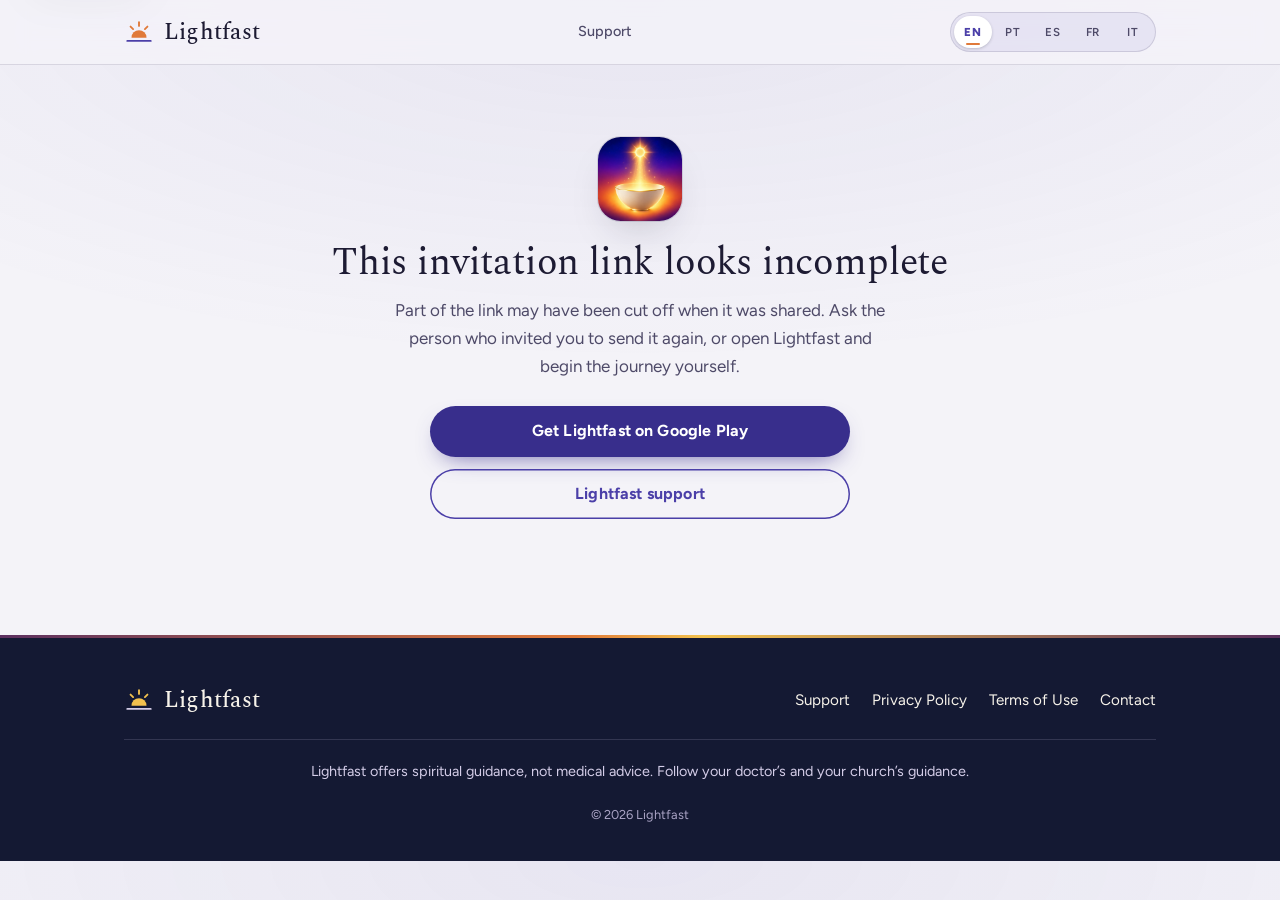
<file: join/index.html>
<!DOCTYPE html>
<html lang="en">
<head>
  <meta charset="UTF-8">
  <meta name="viewport" content="width=device-width, initial-scale=1.0">
  <title>Join a group fast — Lightfast</title>
  <meta name="description" content="You’re invited to fast together with Lightfast. Convite para jejuarmos juntos. Invitación a ayunar juntos. Invitation à jeûner ensemble. Un invito a digiunare insieme.">
  <meta name="robots" content="noindex">
  <meta name="referrer" content="no-referrer">
  <meta name="theme-color" content="#141933">
  <link rel="icon" href="../app-icon.png">
  <link rel="apple-touch-icon" href="../app-icon.png">
  <link rel="preconnect" href="https://fonts.googleapis.com">
  <link rel="preconnect" href="https://fonts.gstatic.com" crossorigin>
  <link href="https://fonts.googleapis.com/css2?family=Figtree:wght@400;500;600;700;800&family=Spectral:ital,wght@0,300;0,400;0,500;0,600;1,300;1,400&display=swap" rel="stylesheet">
  <link rel="stylesheet" href="../styles.css">
  <noscript><style>.join-main [data-lang] { display: none; }</style></noscript>
  <script src="../site.js" defer></script>
</head>
<body>
  <a class="skip" href="#main" data-i18n-en="Skip to content" data-i18n-pt="Pular para o conteúdo" data-i18n-es="Saltar al contenido" data-i18n-fr="Aller au contenu" data-i18n-it="Vai al contenuto">Skip to content</a>
  <header class="nav">
    <div class="wrap">
      <a class="brand" href="../index.html">
        <svg class="mark" width="30" height="30" viewBox="0 0 32 32" aria-hidden="true" focusable="false"><path class="sun" d="M8 22a8 8 0 0 1 16 0z"/><path class="rays" d="M16 5.5v4M7 10.2l2.7 2.7M25 10.2l-2.7 2.7" fill="none" stroke-width="2" stroke-linecap="round"/><path class="line" d="M3.5 25.5h25" fill="none" stroke-width="2" stroke-linecap="round"/></svg>
        Lightfast
      </a>
      <nav class="nav-links" aria-label="Site" data-i18n-aria-en="Site" data-i18n-aria-pt="Site" data-i18n-aria-es="Sitio" data-i18n-aria-fr="Site" data-i18n-aria-it="Sito">
        <a href="../index.html" data-i18n-en="Support" data-i18n-pt="Suporte" data-i18n-es="Soporte" data-i18n-fr="Assistance" data-i18n-it="Assistenza">Support</a>
      </nav>
      <div class="nav-right">
        <div class="langtabs" role="tablist" aria-label="Language" data-i18n-aria-en="Language" data-i18n-aria-pt="Idioma" data-i18n-aria-es="Idioma" data-i18n-aria-fr="Langue" data-i18n-aria-it="Lingua">
          <button type="button" role="tab" data-lang-target="en" lang="en" aria-label="English">EN</button>
          <button type="button" role="tab" data-lang-target="pt" lang="pt-BR" aria-label="Português (Brasil)">PT</button>
          <button type="button" role="tab" data-lang-target="es" lang="es" aria-label="Español">ES</button>
          <button type="button" role="tab" data-lang-target="fr" lang="fr" aria-label="Français">FR</button>
          <button type="button" role="tab" data-lang-target="it" lang="it" aria-label="Italiano">IT</button>
        </div>
      </div>
    </div>
  </header>

  <main id="main" class="wrap narrow join-main" tabindex="-1">
    <noscript>
      <div class="problem">
        <p lang="en">This invitation needs JavaScript to open. Turn it on and reload this page, or open Lightfast on your phone and begin the journey yourself.</p>
        <p lang="pt-BR">Este convite precisa de JavaScript para abrir. Ative-o e recarregue a página, ou abra o Lightfast no celular e comece a jornada você mesmo.</p>
        <p lang="es">Esta invitación necesita JavaScript para abrirse. Actívalo y vuelve a cargar la página, o abre Lightfast en tu teléfono y comienza la jornada por tu cuenta.</p>
        <p lang="fr">Cette invitation a besoin de JavaScript pour s’ouvrir. Active-le et recharge la page, ou ouvre Lightfast sur ton téléphone et commence le parcours toi-même.</p>
        <p lang="it">Questo invito ha bisogno di JavaScript per aprirsi. Attivalo e ricarica la pagina, oppure apri Lightfast sul tuo telefono e inizia il percorso per conto tuo.</p>
      </div>
    </noscript>

    <!-- Each language block is filled in by the script at the bottom of this page.
         Only text nodes are written (textContent): nothing from the link is ever
         parsed as HTML. -->
    <div data-lang="en" lang="en">
      <section class="invite" data-view="valid" hidden>
        <img class="icon" src="../app-icon.png" width="84" height="84" alt="Lightfast">
        <p class="who" data-slot="with-name" hidden><span data-slot="name"></span> invites you to fast together</p>
        <p class="who" data-slot="no-name">You’re invited to fast together</p>
        <h1 data-slot="title"></h1>
        <p class="subtitle" data-slot="subtitle"></p>
        <p class="when"><span class="label">Start date</span><span class="date" data-slot="date"></span><span class="rel" data-slot="rel"></span></p>
        <svg class="horizon" viewBox="0 0 600 110" aria-hidden="true" focusable="false"><path d="M40 104A260 90 0 0 1 560 104" fill="none" stroke="#F2C14E" stroke-opacity=".55" stroke-width="2" stroke-dasharray=".5 9" stroke-linecap="round"/><path d="M252 104a48 48 0 0 1 96 0z" fill="#F2C14E" opacity=".16"/><path d="M272 104a28 28 0 0 1 56 0z" fill="#F2C14E" opacity=".32"/><path d="M285 104a15 15 0 0 1 30 0z" fill="#F2C14E"/><path d="M0 104.5H600" stroke="#F7F3EA" stroke-opacity=".4"/></svg>
      </section>
      <div class="actions" data-view="valid" hidden>
        <a class="btn btn-primary" data-slot="open" href="../index.html"><svg viewBox="0 0 24 24" aria-hidden="true"><path d="M14 4h6v6M20 4l-9 9M18 14v5a1 1 0 0 1-1 1H5a1 1 0 0 1-1-1V7a1 1 0 0 1 1-1h5"/></svg>Open in Lightfast</a>
        <a class="btn btn-ghost" data-slot="store-ios" href="../index.html"><svg viewBox="0 0 24 24" aria-hidden="true"><path d="M12 4v11M7.5 10.5L12 15l4.5-4.5M5 19.5h14"/></svg>Get Lightfast on the App Store</a>
        <a class="btn btn-ghost" data-slot="store-android" href="../index.html"><svg viewBox="0 0 24 24" aria-hidden="true"><path d="M12 4v11M7.5 10.5L12 15l4.5-4.5M5 19.5h14"/></svg>Get Lightfast on Google Play</a>
      </div>
      <div class="how" data-view="valid" hidden>
        <h2>How to join</h2>
        <ol>
          <li>On your phone, tap <strong>Open in Lightfast</strong>.</li>
          <li>Tap <strong>Join the fast</strong>. The journey begins on the same day for everyone in the group.</li>
        </ol>
        <p>Don’t have Lightfast yet? Get it from the App Store on iPhone or Google Play on Android, then come back to this page and tap Open in Lightfast.</p>
        <p>Joining is free, needs no account and works the same on iPhone and Android. The link itself carries the journey, the start date and the group name; this page reads them in your browser, and Lightfast has no server that stores them.</p>
      </div>
      <section class="problem" data-view="invalid" hidden>
        <img class="icon" src="../app-icon.png" width="84" height="84" alt="Lightfast">
        <h1>This invitation link looks incomplete</h1>
        <p>Part of the link may have been cut off when it was shared. Ask the person who invited you to send it again, or open Lightfast and begin the journey yourself.</p>
        <div class="actions">
          <a class="btn btn-primary" data-slot="store-ios" href="../index.html">Get Lightfast on the App Store</a>
          <a class="btn btn-primary" data-slot="store-android" href="../index.html">Get Lightfast on Google Play</a>
          <a class="btn btn-ghost" href="../index.html">Lightfast support</a>
        </div>
      </section>
    </div>

    <div data-lang="pt" lang="pt-BR">
      <section class="invite" data-view="valid" hidden>
        <img class="icon" src="../app-icon.png" width="84" height="84" alt="Lightfast">
        <p class="who" data-slot="with-name" hidden><span data-slot="name"></span> convida você para jejuarem juntos</p>
        <p class="who" data-slot="no-name">Um convite para jejuarmos juntos</p>
        <h1 data-slot="title"></h1>
        <p class="subtitle" data-slot="subtitle"></p>
        <p class="when"><span class="label">Data de início</span><span class="date" data-slot="date"></span><span class="rel" data-slot="rel"></span></p>
        <svg class="horizon" viewBox="0 0 600 110" aria-hidden="true" focusable="false"><path d="M40 104A260 90 0 0 1 560 104" fill="none" stroke="#F2C14E" stroke-opacity=".55" stroke-width="2" stroke-dasharray=".5 9" stroke-linecap="round"/><path d="M252 104a48 48 0 0 1 96 0z" fill="#F2C14E" opacity=".16"/><path d="M272 104a28 28 0 0 1 56 0z" fill="#F2C14E" opacity=".32"/><path d="M285 104a15 15 0 0 1 30 0z" fill="#F2C14E"/><path d="M0 104.5H600" stroke="#F7F3EA" stroke-opacity=".4"/></svg>
      </section>
      <div class="actions" data-view="valid" hidden>
        <a class="btn btn-primary" data-slot="open" href="../index.html"><svg viewBox="0 0 24 24" aria-hidden="true"><path d="M14 4h6v6M20 4l-9 9M18 14v5a1 1 0 0 1-1 1H5a1 1 0 0 1-1-1V7a1 1 0 0 1 1-1h5"/></svg>Abrir no Lightfast</a>
        <a class="btn btn-ghost" data-slot="store-ios" href="../index.html"><svg viewBox="0 0 24 24" aria-hidden="true"><path d="M12 4v11M7.5 10.5L12 15l4.5-4.5M5 19.5h14"/></svg>Baixe o Lightfast na App Store</a>
        <a class="btn btn-ghost" data-slot="store-android" href="../index.html"><svg viewBox="0 0 24 24" aria-hidden="true"><path d="M12 4v11M7.5 10.5L12 15l4.5-4.5M5 19.5h14"/></svg>Baixe o Lightfast no Google Play</a>
      </div>
      <div class="how" data-view="valid" hidden>
        <h2>Como participar</h2>
        <ol>
          <li>No celular, toque em <strong>Abrir no Lightfast</strong>.</li>
          <li>Toque em <strong>Participar do jejum</strong>. A jornada começa no mesmo dia para todo o grupo.</li>
        </ol>
        <p>Ainda não tem o Lightfast? Baixe o app na App Store (iPhone) ou no Google Play (Android), depois volte a esta página e toque em Abrir no Lightfast.</p>
        <p>Participar é grátis, não exige conta e funciona do mesmo jeito no iPhone e no Android. O próprio link contém a jornada, a data de início e o nome do grupo; esta página os lê no seu navegador, e o Lightfast não tem servidor que os guarde.</p>
      </div>
      <section class="problem" data-view="invalid" hidden>
        <img class="icon" src="../app-icon.png" width="84" height="84" alt="Lightfast">
        <h1>Este link de convite parece incompleto</h1>
        <p>Parte do link pode ter se perdido quando ele foi compartilhado. Peça a quem convidou você que o envie de novo, ou abra o Lightfast e comece a jornada você mesmo.</p>
        <div class="actions">
          <a class="btn btn-primary" data-slot="store-ios" href="../index.html">Baixe o Lightfast na App Store</a>
          <a class="btn btn-primary" data-slot="store-android" href="../index.html">Baixe o Lightfast no Google Play</a>
          <a class="btn btn-ghost" href="../index.html">Suporte do Lightfast</a>
        </div>
      </section>
    </div>

    <div data-lang="es" lang="es">
      <section class="invite" data-view="valid" hidden>
        <img class="icon" src="../app-icon.png" width="84" height="84" alt="Lightfast">
        <p class="who" data-slot="with-name" hidden><span data-slot="name"></span> te invita a ayunar juntos</p>
        <p class="who" data-slot="no-name">Te invitan a ayunar juntos</p>
        <h1 data-slot="title"></h1>
        <p class="subtitle" data-slot="subtitle"></p>
        <p class="when"><span class="label">Fecha de inicio</span><span class="date" data-slot="date"></span><span class="rel" data-slot="rel"></span></p>
        <svg class="horizon" viewBox="0 0 600 110" aria-hidden="true" focusable="false"><path d="M40 104A260 90 0 0 1 560 104" fill="none" stroke="#F2C14E" stroke-opacity=".55" stroke-width="2" stroke-dasharray=".5 9" stroke-linecap="round"/><path d="M252 104a48 48 0 0 1 96 0z" fill="#F2C14E" opacity=".16"/><path d="M272 104a28 28 0 0 1 56 0z" fill="#F2C14E" opacity=".32"/><path d="M285 104a15 15 0 0 1 30 0z" fill="#F2C14E"/><path d="M0 104.5H600" stroke="#F7F3EA" stroke-opacity=".4"/></svg>
      </section>
      <div class="actions" data-view="valid" hidden>
        <a class="btn btn-primary" data-slot="open" href="../index.html"><svg viewBox="0 0 24 24" aria-hidden="true"><path d="M14 4h6v6M20 4l-9 9M18 14v5a1 1 0 0 1-1 1H5a1 1 0 0 1-1-1V7a1 1 0 0 1 1-1h5"/></svg>Abrir en Lightfast</a>
        <a class="btn btn-ghost" data-slot="store-ios" href="../index.html"><svg viewBox="0 0 24 24" aria-hidden="true"><path d="M12 4v11M7.5 10.5L12 15l4.5-4.5M5 19.5h14"/></svg>Descarga Lightfast en el App Store</a>
        <a class="btn btn-ghost" data-slot="store-android" href="../index.html"><svg viewBox="0 0 24 24" aria-hidden="true"><path d="M12 4v11M7.5 10.5L12 15l4.5-4.5M5 19.5h14"/></svg>Descarga Lightfast en Google Play</a>
      </div>
      <div class="how" data-view="valid" hidden>
        <h2>Cómo unirte</h2>
        <ol>
          <li>En tu teléfono, toca <strong>Abrir en Lightfast</strong>.</li>
          <li>Toca <strong>Unirme al ayuno</strong>. La jornada empieza el mismo día para todo el grupo.</li>
        </ol>
        <p>¿Aún no tienes Lightfast? Descárgala del App Store en iPhone o de Google Play en Android, vuelve a esta página y toca Abrir en Lightfast.</p>
        <p>Unirte es gratis, no necesitas cuenta y funciona igual en iPhone y en Android. El propio enlace lleva la jornada, la fecha de inicio y el nombre del grupo; esta página los lee en tu navegador, y Lightfast no tiene ningún servidor que los guarde.</p>
      </div>
      <section class="problem" data-view="invalid" hidden>
        <img class="icon" src="../app-icon.png" width="84" height="84" alt="Lightfast">
        <h1>Este enlace de invitación parece incompleto</h1>
        <p>Es posible que parte del enlace se haya cortado al compartirlo. Pide a quien te invitó que te lo envíe otra vez, o abre Lightfast y comienza la jornada por tu cuenta.</p>
        <div class="actions">
          <a class="btn btn-primary" data-slot="store-ios" href="../index.html">Descarga Lightfast en el App Store</a>
          <a class="btn btn-primary" data-slot="store-android" href="../index.html">Descarga Lightfast en Google Play</a>
          <a class="btn btn-ghost" href="../index.html">Soporte de Lightfast</a>
        </div>
      </section>
    </div>

    <div data-lang="fr" lang="fr">
      <section class="invite" data-view="valid" hidden>
        <img class="icon" src="../app-icon.png" width="84" height="84" alt="Lightfast">
        <p class="who" data-slot="with-name" hidden><span data-slot="name"></span> t’invite à jeûner ensemble</p>
        <p class="who" data-slot="no-name">Une invitation à jeûner ensemble</p>
        <h1 data-slot="title"></h1>
        <p class="subtitle" data-slot="subtitle"></p>
        <p class="when"><span class="label">Date de début</span><span class="date" data-slot="date"></span><span class="rel" data-slot="rel"></span></p>
        <svg class="horizon" viewBox="0 0 600 110" aria-hidden="true" focusable="false"><path d="M40 104A260 90 0 0 1 560 104" fill="none" stroke="#F2C14E" stroke-opacity=".55" stroke-width="2" stroke-dasharray=".5 9" stroke-linecap="round"/><path d="M252 104a48 48 0 0 1 96 0z" fill="#F2C14E" opacity=".16"/><path d="M272 104a28 28 0 0 1 56 0z" fill="#F2C14E" opacity=".32"/><path d="M285 104a15 15 0 0 1 30 0z" fill="#F2C14E"/><path d="M0 104.5H600" stroke="#F7F3EA" stroke-opacity=".4"/></svg>
      </section>
      <div class="actions" data-view="valid" hidden>
        <a class="btn btn-primary" data-slot="open" href="../index.html"><svg viewBox="0 0 24 24" aria-hidden="true"><path d="M14 4h6v6M20 4l-9 9M18 14v5a1 1 0 0 1-1 1H5a1 1 0 0 1-1-1V7a1 1 0 0 1 1-1h5"/></svg>Ouvrir dans Lightfast</a>
        <a class="btn btn-ghost" data-slot="store-ios" href="../index.html"><svg viewBox="0 0 24 24" aria-hidden="true"><path d="M12 4v11M7.5 10.5L12 15l4.5-4.5M5 19.5h14"/></svg>Télécharge Lightfast sur l’App Store</a>
        <a class="btn btn-ghost" data-slot="store-android" href="../index.html"><svg viewBox="0 0 24 24" aria-hidden="true"><path d="M12 4v11M7.5 10.5L12 15l4.5-4.5M5 19.5h14"/></svg>Télécharge Lightfast sur Google Play</a>
      </div>
      <div class="how" data-view="valid" hidden>
        <h2>Comment rejoindre le jeûne</h2>
        <ol>
          <li>Sur ton téléphone, touche <strong>Ouvrir dans Lightfast</strong>.</li>
          <li>Touche <strong>Rejoindre le jeûne</strong>. Le parcours commence le même jour pour tout le groupe.</li>
        </ol>
        <p>Tu n’as pas encore Lightfast&nbsp;? Télécharge-la sur l’App Store (iPhone) ou sur Google Play (Android), reviens sur cette page et touche Ouvrir dans Lightfast.</p>
        <p>Rejoindre le jeûne est gratuit, ne demande aucun compte et fonctionne de la même façon sur iPhone et sur Android. Le lien lui-même contient le parcours, la date de début et le nom du groupe&nbsp;; cette page les lit dans ton navigateur, et Lightfast n’a aucun serveur qui les conserve.</p>
      </div>
      <section class="problem" data-view="invalid" hidden>
        <img class="icon" src="../app-icon.png" width="84" height="84" alt="Lightfast">
        <h1>Ce lien d’invitation semble incomplet</h1>
        <p>Une partie du lien a peut-être été coupée lors du partage. Demande à la personne qui t’a invité de te le renvoyer, ou ouvre Lightfast et commence le parcours toi-même.</p>
        <div class="actions">
          <a class="btn btn-primary" data-slot="store-ios" href="../index.html">Télécharge Lightfast sur l’App Store</a>
          <a class="btn btn-primary" data-slot="store-android" href="../index.html">Télécharge Lightfast sur Google Play</a>
          <a class="btn btn-ghost" href="../index.html">Assistance Lightfast</a>
        </div>
      </section>
    </div>

    <div data-lang="it" lang="it">
      <section class="invite" data-view="valid" hidden>
        <img class="icon" src="../app-icon.png" width="84" height="84" alt="Lightfast">
        <p class="who" data-slot="with-name" hidden><span data-slot="name"></span> ti invita a digiunare insieme</p>
        <p class="who" data-slot="no-name">Un invito a digiunare insieme</p>
        <h1 data-slot="title"></h1>
        <p class="subtitle" data-slot="subtitle"></p>
        <p class="when"><span class="label">Data di inizio</span><span class="date" data-slot="date"></span><span class="rel" data-slot="rel"></span></p>
        <svg class="horizon" viewBox="0 0 600 110" aria-hidden="true" focusable="false"><path d="M40 104A260 90 0 0 1 560 104" fill="none" stroke="#F2C14E" stroke-opacity=".55" stroke-width="2" stroke-dasharray=".5 9" stroke-linecap="round"/><path d="M252 104a48 48 0 0 1 96 0z" fill="#F2C14E" opacity=".16"/><path d="M272 104a28 28 0 0 1 56 0z" fill="#F2C14E" opacity=".32"/><path d="M285 104a15 15 0 0 1 30 0z" fill="#F2C14E"/><path d="M0 104.5H600" stroke="#F7F3EA" stroke-opacity=".4"/></svg>
      </section>
      <div class="actions" data-view="valid" hidden>
        <a class="btn btn-primary" data-slot="open" href="../index.html"><svg viewBox="0 0 24 24" aria-hidden="true"><path d="M14 4h6v6M20 4l-9 9M18 14v5a1 1 0 0 1-1 1H5a1 1 0 0 1-1-1V7a1 1 0 0 1 1-1h5"/></svg>Apri in Lightfast</a>
        <a class="btn btn-ghost" data-slot="store-ios" href="../index.html"><svg viewBox="0 0 24 24" aria-hidden="true"><path d="M12 4v11M7.5 10.5L12 15l4.5-4.5M5 19.5h14"/></svg>Scarica Lightfast dall’App Store</a>
        <a class="btn btn-ghost" data-slot="store-android" href="../index.html"><svg viewBox="0 0 24 24" aria-hidden="true"><path d="M12 4v11M7.5 10.5L12 15l4.5-4.5M5 19.5h14"/></svg>Scarica Lightfast da Google Play</a>
      </div>
      <div class="how" data-view="valid" hidden>
        <h2>Come unirti</h2>
        <ol>
          <li>Sul tuo telefono, tocca <strong>Apri in Lightfast</strong>.</li>
          <li>Tocca <strong>Unisciti al digiuno</strong>. Il percorso inizia nello stesso giorno per tutto il gruppo.</li>
        </ol>
        <p>Non hai ancora Lightfast? Scaricala dall’App Store su iPhone o da Google Play su Android, poi torna su questa pagina e tocca Apri in Lightfast.</p>
        <p>Unirsi è gratuito, non richiede alcun account e funziona allo stesso modo su iPhone e su Android. È il link stesso a contenere il percorso, la data di inizio e il nome del gruppo; questa pagina li legge nel tuo browser, e Lightfast non ha alcun server che li conservi.</p>
      </div>
      <section class="problem" data-view="invalid" hidden>
        <img class="icon" src="../app-icon.png" width="84" height="84" alt="Lightfast">
        <h1>Questo link d’invito sembra incompleto</h1>
        <p>Forse una parte del link si è persa quando è stato condiviso. Chiedi a chi ti ha invitato di inviartelo di nuovo, oppure apri Lightfast e inizia il percorso per conto tuo.</p>
        <div class="actions">
          <a class="btn btn-primary" data-slot="store-ios" href="../index.html">Scarica Lightfast dall’App Store</a>
          <a class="btn btn-primary" data-slot="store-android" href="../index.html">Scarica Lightfast da Google Play</a>
          <a class="btn btn-ghost" href="../index.html">Assistenza Lightfast</a>
        </div>
      </section>
    </div>
  </main>

  <footer class="foot">
    <div class="wrap">
      <a class="brand" href="../index.html">
        <svg class="mark" width="30" height="30" viewBox="0 0 32 32" aria-hidden="true" focusable="false"><path class="sun" d="M8 22a8 8 0 0 1 16 0z"/><path class="rays" d="M16 5.5v4M7 10.2l2.7 2.7M25 10.2l-2.7 2.7" fill="none" stroke-width="2" stroke-linecap="round"/><path class="line" d="M3.5 25.5h25" fill="none" stroke-width="2" stroke-linecap="round"/></svg>
        Lightfast
      </a>
      <nav class="foot-links" aria-label="Footer" data-i18n-aria-en="Footer" data-i18n-aria-pt="Rodapé" data-i18n-aria-es="Pie de página" data-i18n-aria-fr="Pied de page" data-i18n-aria-it="Piè di pagina">
        <a href="../index.html" data-i18n-en="Support" data-i18n-pt="Suporte" data-i18n-es="Soporte" data-i18n-fr="Assistance" data-i18n-it="Assistenza">Support</a>
        <a href="../privacy.html" data-i18n-en="Privacy Policy" data-i18n-pt="Política de privacidade" data-i18n-es="Política de privacidad" data-i18n-fr="Politique de confidentialité" data-i18n-it="Informativa sulla privacy">Privacy Policy</a>
        <a href="../terms.html" data-i18n-en="Terms of Use" data-i18n-pt="Termos de uso" data-i18n-es="Términos de uso" data-i18n-fr="Conditions d’utilisation" data-i18n-it="Condizioni d’uso">Terms of Use</a>
        <a href="mailto:braniapps@gmail.com?subject=Lightfast%20support" data-i18n-en="Contact" data-i18n-pt="Contato" data-i18n-es="Contacto" data-i18n-fr="Contact" data-i18n-it="Contatti">Contact</a>
      </nav>
      <p class="health" data-i18n-en="Lightfast offers spiritual guidance, not medical advice. Follow your doctor’s and your church’s guidance." data-i18n-pt="O Lightfast oferece orientação espiritual, não aconselhamento médico. Siga a orientação do seu médico e da sua igreja." data-i18n-es="Lightfast ofrece orientación espiritual, no consejo médico. Sigue las indicaciones de tu médico y de tu iglesia." data-i18n-fr="Lightfast offre un accompagnement spirituel, pas un avis médical. Suis les conseils de ton médecin et de ton Église." data-i18n-it="Lightfast offre una guida spirituale, non consigli medici. Segui le indicazioni del tuo medico e della tua chiesa.">Lightfast offers spiritual guidance, not medical advice. Follow your doctor’s and your church’s guidance.</p>
      <p class="cr">© 2026 Lightfast</p>
    </div>
  </footer>

  <script>
  (function () {
    "use strict";

    // Store links, one per platform; both buttons show when both are set, iPhone
    // first. Google Play: the listing works now for opted-in closed-test testers
    // and for everyone at launch. TODO: set the App Store URL
    // ("https://apps.apple.com/app/id…") once the App Store Connect record exists.
    // While a URL is empty its button is hidden — a button naming a store must
    // never lead anywhere else — and the text still says where to get the app.
    var STORE_URLS = {
      "store-ios": "",
      "store-android": "https://play.google.com/store/apps/details?id=com.branicio.lightfast"
    };

    // These rules mirror both apps' invitation parsers (iOS
    // Lightfast/Shared/Logic/DeepLink.swift, Android domain/DeepLink.kt), so this
    // page never shows an invitation that either app would then refuse: known journey ids only,
    // a real calendar date no more than 400 days from today, and the group name
    // cleaned the same way (letters, digits, spaces and & ' ’ . , - / ( ) only,
    // whitespace collapsed, at most 60 characters).
    var MAX_NAME_LENGTH = 60;
    var MAX_DISTANCE_DAYS = 400;
    var LANGS = ["en", "pt", "es", "fr", "it"];
    var LOCALES = { en: "en", pt: "pt-BR", es: "es", fr: "fr", it: "it" };

    // Journey titles and subtitles exactly as the app shows them in each language
    // (content/journeys/<lang>/<id>.json).
    var JOURNEYS = {
      "first-fast": {
        en: ["Your First Fast", "A gentle one-day fast, from preparation to the first meal"],
        pt: ["Seu primeiro jejum", "Um jejum suave de um dia, da preparação à primeira refeição"],
        es: ["Tu primer ayuno", "Un ayuno sencillo de un día, de la preparación a la primera comida"],
        fr: ["Ton premier jeûne", "Un jeûne doux d’une journée, de la préparation au premier repas"],
        it: ["Il tuo primo digiuno", "Un giorno di digiuno sereno, dalla preparazione al primo pasto"]
      },
      "daniel-21": {
        en: ["The Daniel Fast", "21 days of simple food and wholehearted prayer"],
        pt: ["O Jejum de Daniel", "21 dias de comida simples e oração de todo o coração"],
        es: ["El Ayuno de Daniel", "21 días de comida sencilla y oración de todo corazón"],
        fr: ["Le jeûne de Daniel", "21 jours de repas simples et de prière de tout cœur"],
        it: ["Il digiuno di Daniele", "21 giorni di cibo semplice e di preghiera con tutto il cuore"]
      },
      "new-year-21": {
        en: ["21 Days of Prayer & Fasting", "Give the first days of a new season to God"],
        pt: ["21 dias de jejum e oração", "Entregue a Deus os primeiros dias de um novo tempo"],
        es: ["21 días de ayuno y oración", "Entrega a Dios los primeros días de una nueva etapa"],
        fr: ["21 jours de jeûne et de prière", "Consacre à Dieu les premiers jours d’une saison nouvelle"],
        it: ["21 giorni di digiuno e preghiera", "Dona a Dio i primi giorni di una nuova stagione"]
      },
      "wilderness-40": {
        en: ["Forty Days in the Wilderness", "Walk with Jesus from the Jordan to the empty tomb"],
        pt: ["Quarenta dias no deserto", "Caminhe com Jesus do Jordão até o túmulo vazio"],
        es: ["Cuarenta días en el desierto", "Camina con Jesús desde el Jordán hasta la tumba vacía"],
        fr: ["Quarante jours au désert", "Marche avec Jésus du Jourdain jusqu’au tombeau vide"],
        it: ["Quaranta giorni nel deserto", "Cammina con Gesù dal Giordano al sepolcro vuoto"]
      },
      "advent-24": {
        en: ["Advent Fast", "24 days of watchful waiting for the coming of Christ"],
        pt: ["Jejum do Advento", "24 dias de espera vigilante pela vinda de Cristo"],
        es: ["Ayuno de Adviento", "24 días de espera vigilante por la venida de Cristo"],
        fr: ["Jeûne de l’Avent", "24 jours d’attente vigilante de la venue du Christ"],
        it: ["Digiuno d’Avvento", "24 giorni di attesa vigile della venuta di Cristo"]
      },
      "esther-3": {
        en: ["Esther’s Fast", "Three days of courage and intercession for others"],
        pt: ["O Jejum de Ester", "Três dias de coragem e intercessão pelos outros"],
        es: ["El ayuno de Ester", "Tres días de valentía e intercesión por otros"],
        fr: ["Le jeûne d’Esther", "Trois jours de courage et d’intercession pour les autres"],
        it: ["Il digiuno di Ester", "Tre giorni di coraggio e di intercessione per gli altri"]
      },
      "nineveh-3": {
        en: ["The Fast of Nineveh", "Three days of repentance with the book of Jonah"],
        pt: ["O Jejum de Nínive", "Três dias de arrependimento com o livro de Jonas"],
        es: ["El Ayuno de Nínive", "Tres días de arrepentimiento con el libro de Jonás"],
        fr: ["Le jeûne de Ninive", "Trois jours de repentance avec le livre de Jonas"],
        it: ["Il digiuno di Ninive", "Tre giorni di pentimento con il libro di Giona"]
      },
      "isaiah-58": {
        en: ["The Chosen Fast", "Seven days of fasting that frees, feeds and restores"],
        pt: ["O jejum que Deus escolheu", "Sete dias de jejum que liberta, alimenta e restaura"],
        es: ["El ayuno que Dios escoge", "Siete días de ayuno que libera, alimenta y restaura"],
        fr: ["Le jeûne qui plaît à Dieu", "Sept jours de jeûne qui libère, nourrit et relève"],
        it: ["Il digiuno gradito a Dio", "Sette giorni di digiuno che libera, nutre e rialza"]
      },
      "ezra-1": {
        en: ["Ezra’s Fast", "One day of fasting for guidance before a decision or journey"],
        pt: ["O Jejum de Esdras", "Um dia de jejum por direção antes de uma decisão ou viagem"],
        es: ["El ayuno de Esdras", "Un día de ayuno para pedir dirección ante una decisión o un viaje"],
        fr: ["Le jeûne d’Esdras", "Un jour de jeûne pour chercher Dieu avant une décision ou un départ"],
        it: ["Il digiuno di Esdra", "Un giorno di digiuno per chiedere luce prima di decidere o di partire"]
      },
      "weekly-rhythm": {
        en: ["Wednesday & Friday Fast", "An ancient weekly rhythm of hunger, prayer and giving"],
        pt: ["Jejum às quartas e sextas", "Um antigo ritmo semanal de fome, oração e generosidade"],
        es: ["Ayuno de miércoles y viernes", "Un antiguo ritmo semanal de hambre, oración y generosidad"],
        fr: ["Jeûne du mercredi et du vendredi", "Un ancien rythme hebdomadaire de faim, de prière et de don"],
        it: ["Digiuno del mercoledì e del venerdì", "Un antico ritmo settimanale di fame, preghiera e dono"]
      },
      "media-7": {
        en: ["Media Fast", "Seven days away from the feed to hear God’s voice"],
        pt: ["Jejum de mídias", "Sete dias longe do feed para ouvir a voz de Deus"],
        es: ["Ayuno digital", "Siete días lejos de las redes para escuchar la voz de Dios"],
        fr: ["Jeûne des écrans", "Sept jours loin du fil d’actualité pour entendre la voix de Dieu"],
        it: ["Digiuno dai media", "Sette giorni lontano dagli schermi per ascoltare la voce di Dio"]
      }
    };

    // Whole sentences per case — never assembled from fragments.
    var RELATIVE = {
      en: { today: "Starts today", tomorrow: "Starts tomorrow", future: "Starts in {n} days", yesterday: "Started yesterday", past: "Started {n} days ago" },
      pt: { today: "Começa hoje", tomorrow: "Começa amanhã", future: "Começa em {n} dias", yesterday: "Começou ontem", past: "Começou há {n} dias" },
      es: { today: "Empieza hoy", tomorrow: "Empieza mañana", future: "Empieza en {n} días", yesterday: "Empezó ayer", past: "Empezó hace {n} días" },
      fr: { today: "Début aujourd’hui", tomorrow: "Début demain", future: "Début dans {n} jours", yesterday: "A commencé hier", past: "A commencé il y a {n} jours" },
      it: { today: "Inizia oggi", tomorrow: "Inizia domani", future: "Inizia tra {n} giorni", yesterday: "È iniziato ieri", past: "È iniziato {n} giorni fa" }
    };

    function has(obj, key) { return Object.prototype.hasOwnProperty.call(obj, key); }

    function pad2(n) { return (n < 10 ? "0" : "") + n; }

    // Letters (with their combining marks) and decimal digits, as Swift's
    // CharacterSet.letters / .decimalDigits, plus the app's punctuation list.
    var NAME_CHAR;
    try {
      NAME_CHAR = new RegExp("^[\\p{L}\\p{M}\\p{Nd} &'’.,\\-/()]$", "u");
    } catch (e) {
      // Engines without Unicode property escapes: Latin letters, digits and the
      // same punctuation. Stricter, never looser.
      NAME_CHAR = /^[A-Za-z0-9À-ÖØ-öø-ɏ &'’.,\-\/()]$/;
    }

    function sanitizeName(raw) {
      if (raw == null) return null;
      var cleaned = Array.from(String(raw)).map(function (ch) {
        return NAME_CHAR.test(ch) ? ch : " ";
      }).join("");
      var collapsed = cleaned.split(" ").filter(function (w) { return w.length > 0; }).join(" ");
      var trimmed = Array.from(collapsed).slice(0, MAX_NAME_LENGTH).join("").trim();
      return trimmed.length ? trimmed : null;
    }

    // Returns the invitation, or null when anything is missing or malformed.
    function readInvite() {
      var params = new URLSearchParams(window.location.search);
      var journey = params.get("j");
      if (!journey || !has(JOURNEYS, journey)) return null;

      var m = /^(\d{4})-(\d{2})-(\d{2})$/.exec(params.get("s") || "");
      if (!m) return null;
      var y = parseInt(m[1], 10), mo = parseInt(m[2], 10), d = parseInt(m[3], 10);
      if (mo < 1 || mo > 12 || d < 1 || d > 31) return null;
      var start = new Date(Date.UTC(y, mo - 1, d));
      // Rejects impossible dates such as 2027-02-31 (which Date would roll over).
      if (start.getUTCFullYear() !== y || start.getUTCMonth() !== mo - 1 || start.getUTCDate() !== d) return null;

      // Whole days from the visitor's own today, compared as calendar dates.
      var now = new Date();
      var today = Date.UTC(now.getFullYear(), now.getMonth(), now.getDate());
      var days = Math.round((start.getTime() - today) / 86400000);
      if (Math.abs(days) > MAX_DISTANCE_DAYS) return null;

      return {
        journey: journey,
        start: start,
        ymd: y + "-" + pad2(mo) + "-" + pad2(d),
        days: days,
        name: sanitizeName(params.get("n"))
      };
    }

    function formatDate(date, lang, fallback) {
      try {
        var text = new Intl.DateTimeFormat(LOCALES[lang], {
          weekday: "long", year: "numeric", month: "long", day: "numeric", timeZone: "UTC"
        }).format(date);
        // French writes the first day of a month as an ordinal: "1er novembre".
        if (lang === "fr") text = text.replace(/(^|\s)1(?=\s)/, "$11er");
        // Italian writes it with a masculine ordinal indicator: "1º gennaio".
        if (lang === "it") text = text.replace(/(^|\s)1(?=\s)/, "$11º");
        // pt/es/fr/it write weekdays in lower case; this line stands alone, so
        // capitalise its first letter.
        return text.charAt(0).toLocaleUpperCase(LOCALES[lang]) + text.slice(1);
      } catch (e) {
        return fallback;
      }
    }

    function relativeText(days, lang) {
      var r = RELATIVE[lang];
      if (days === 0) return r.today;
      if (days === 1) return r.tomorrow;
      if (days === -1) return r.yesterday;
      return (days > 0 ? r.future : r.past).replace("{n}", String(Math.abs(days)));
    }

    // The app link is rebuilt from the validated values, each one encoded:
    // nothing from the incoming URL is passed through verbatim.
    function appURL(invite) {
      var url = "lightfast://join?j=" + encodeURIComponent(invite.journey) +
                "&s=" + encodeURIComponent(invite.ymd);
      if (invite.name) url += "&n=" + encodeURIComponent(invite.name);
      return url;
    }

    function slot(root, name) { return root.querySelector('[data-slot="' + name + '"]'); }

    function showView(root, view) {
      Array.prototype.forEach.call(root.querySelectorAll("[data-view]"), function (el) {
        el.hidden = el.getAttribute("data-view") !== view;
      });
    }

    var invite = null;
    try { invite = readInvite(); } catch (e) { invite = null; }

    Object.keys(STORE_URLS).forEach(function (slotName) {
      Array.prototype.forEach.call(document.querySelectorAll('[data-slot="' + slotName + '"]'), function (a) {
        if (STORE_URLS[slotName]) a.setAttribute("href", STORE_URLS[slotName]);
        else a.hidden = true;
      });
    });

    LANGS.forEach(function (lang) {
      var root = document.querySelector('.join-main [data-lang="' + lang + '"]');
      if (!root) return;
      if (!invite) { showView(root, "invalid"); return; }

      var texts = JOURNEYS[invite.journey][lang];
      slot(root, "title").textContent = texts[0];
      slot(root, "subtitle").textContent = texts[1];
      slot(root, "date").textContent = formatDate(invite.start, lang, invite.ymd);
      slot(root, "rel").textContent = relativeText(invite.days, lang);
      if (invite.name) {
        slot(root, "name").textContent = invite.name;
        slot(root, "with-name").hidden = false;
        slot(root, "no-name").hidden = true;
      }
      slot(root, "open").setAttribute("href", appURL(invite));
      showView(root, "valid");
    });

    // Keep the tab title in the visible language (site.js announces switches).
    function retitle(lang) {
      if (!has(LOCALES, lang)) lang = "en";
      if (invite) {
        document.title = JOURNEYS[invite.journey][lang][0] + " — Lightfast";
      } else {
        var h = document.querySelector('.join-main [data-lang="' + lang + '"] [data-view="invalid"] h1');
        if (h) document.title = h.textContent + " — Lightfast";
      }
    }
    document.addEventListener("lightfast:lang", function (e) {
      retitle(e && e.detail ? e.detail.lang : "en");
    });
  })();
  </script>
</body>
</html>
</file>
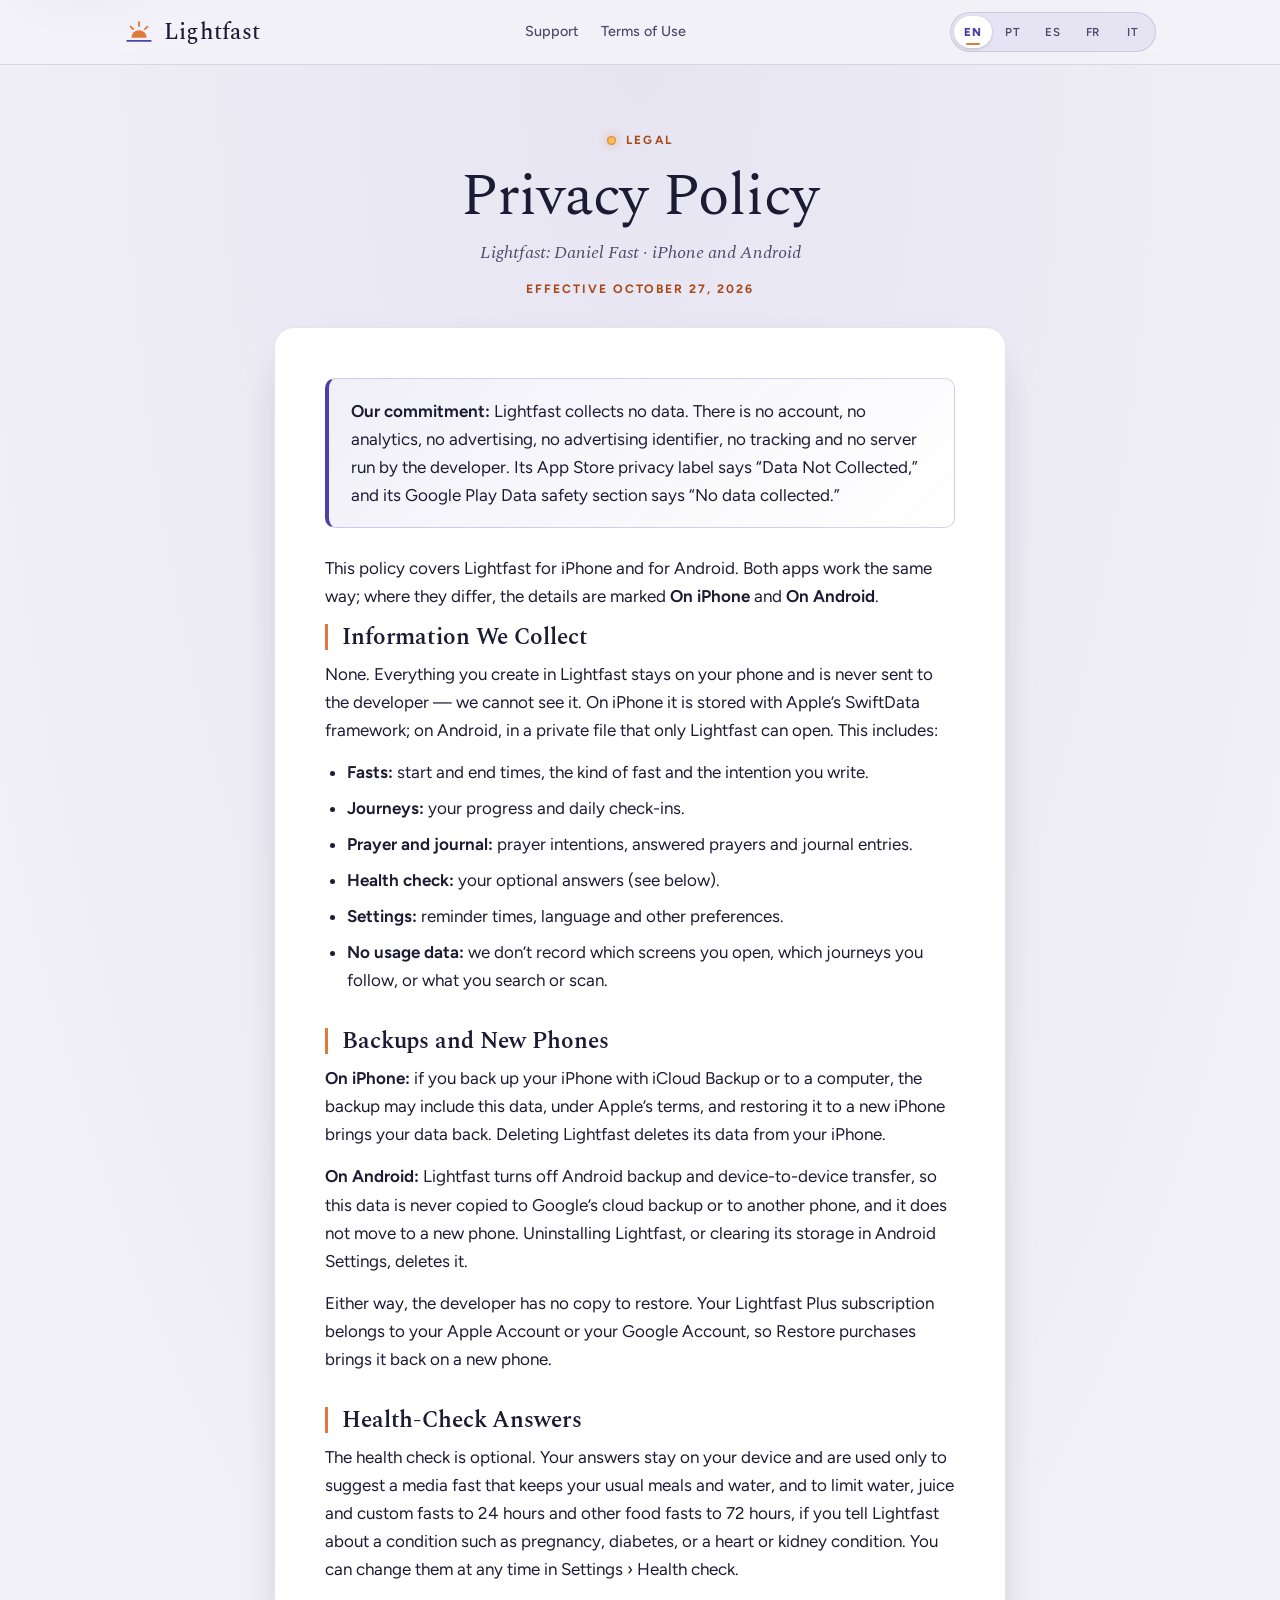
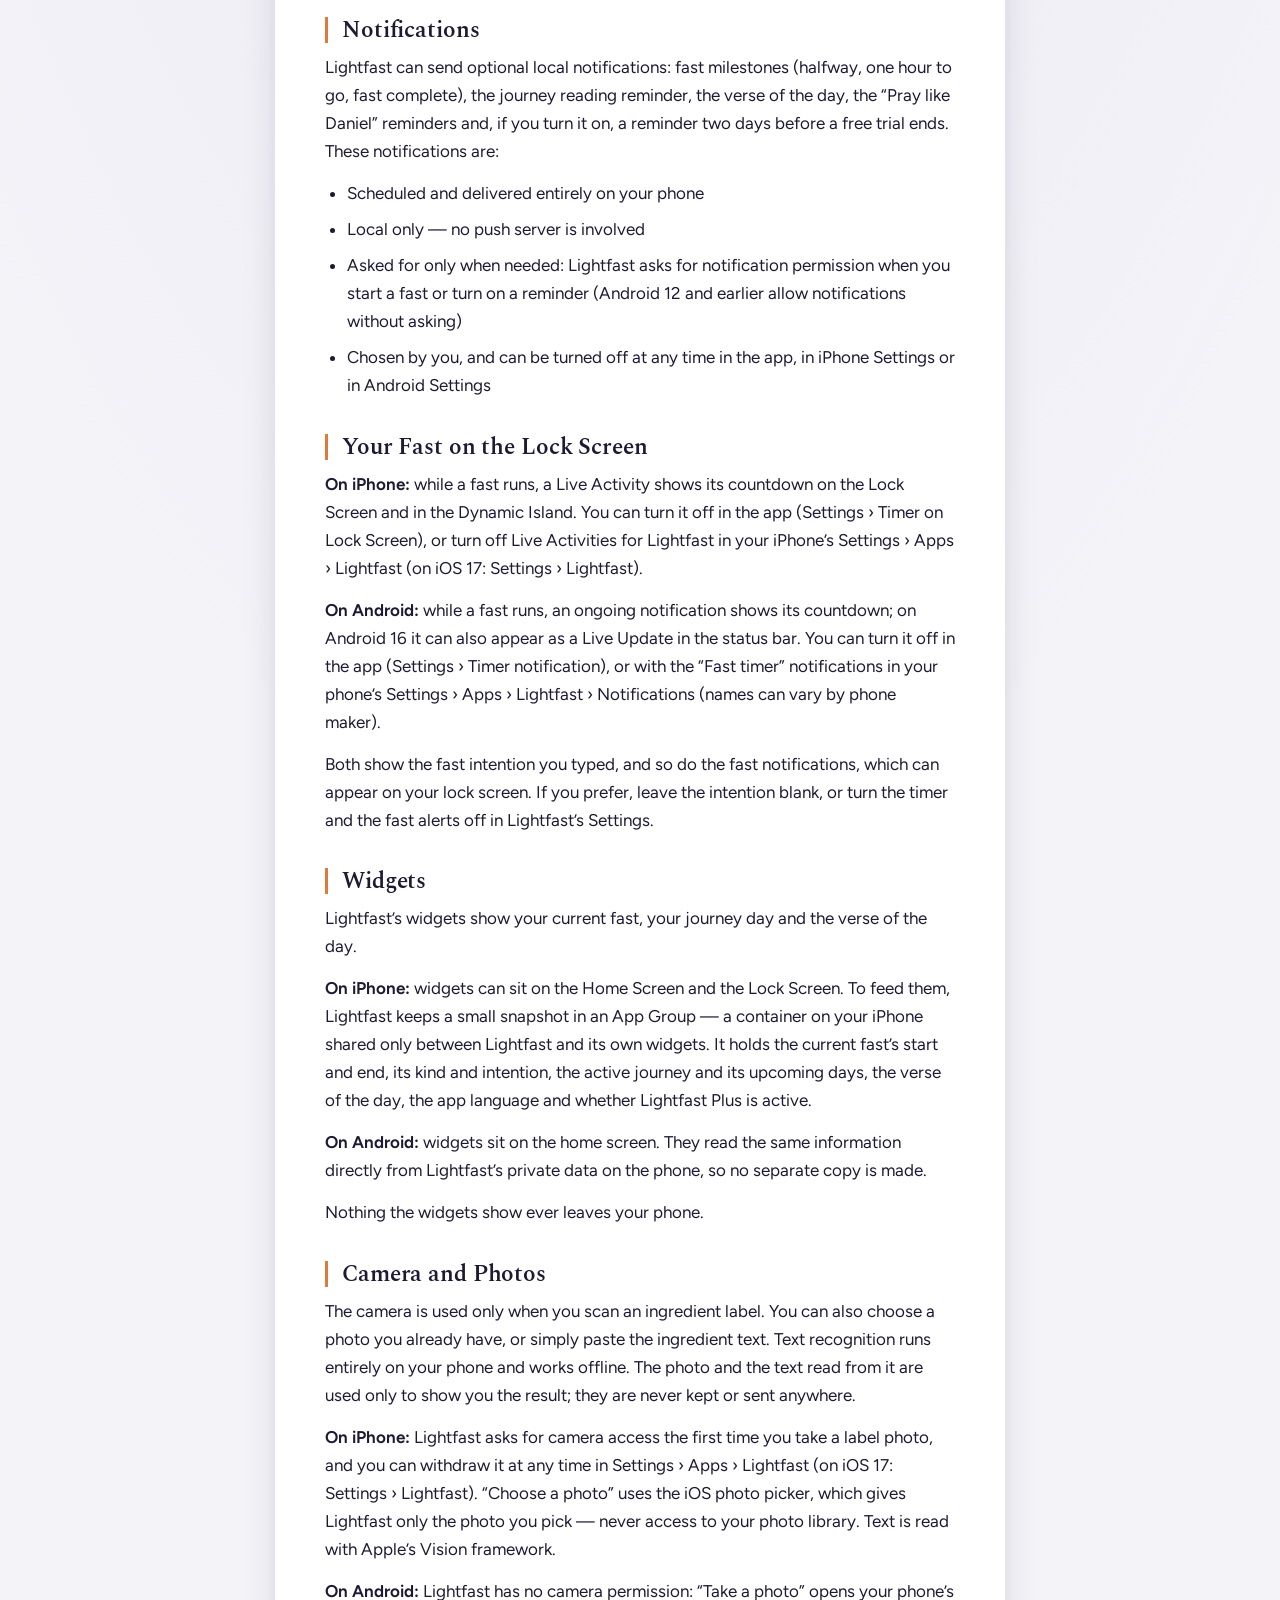
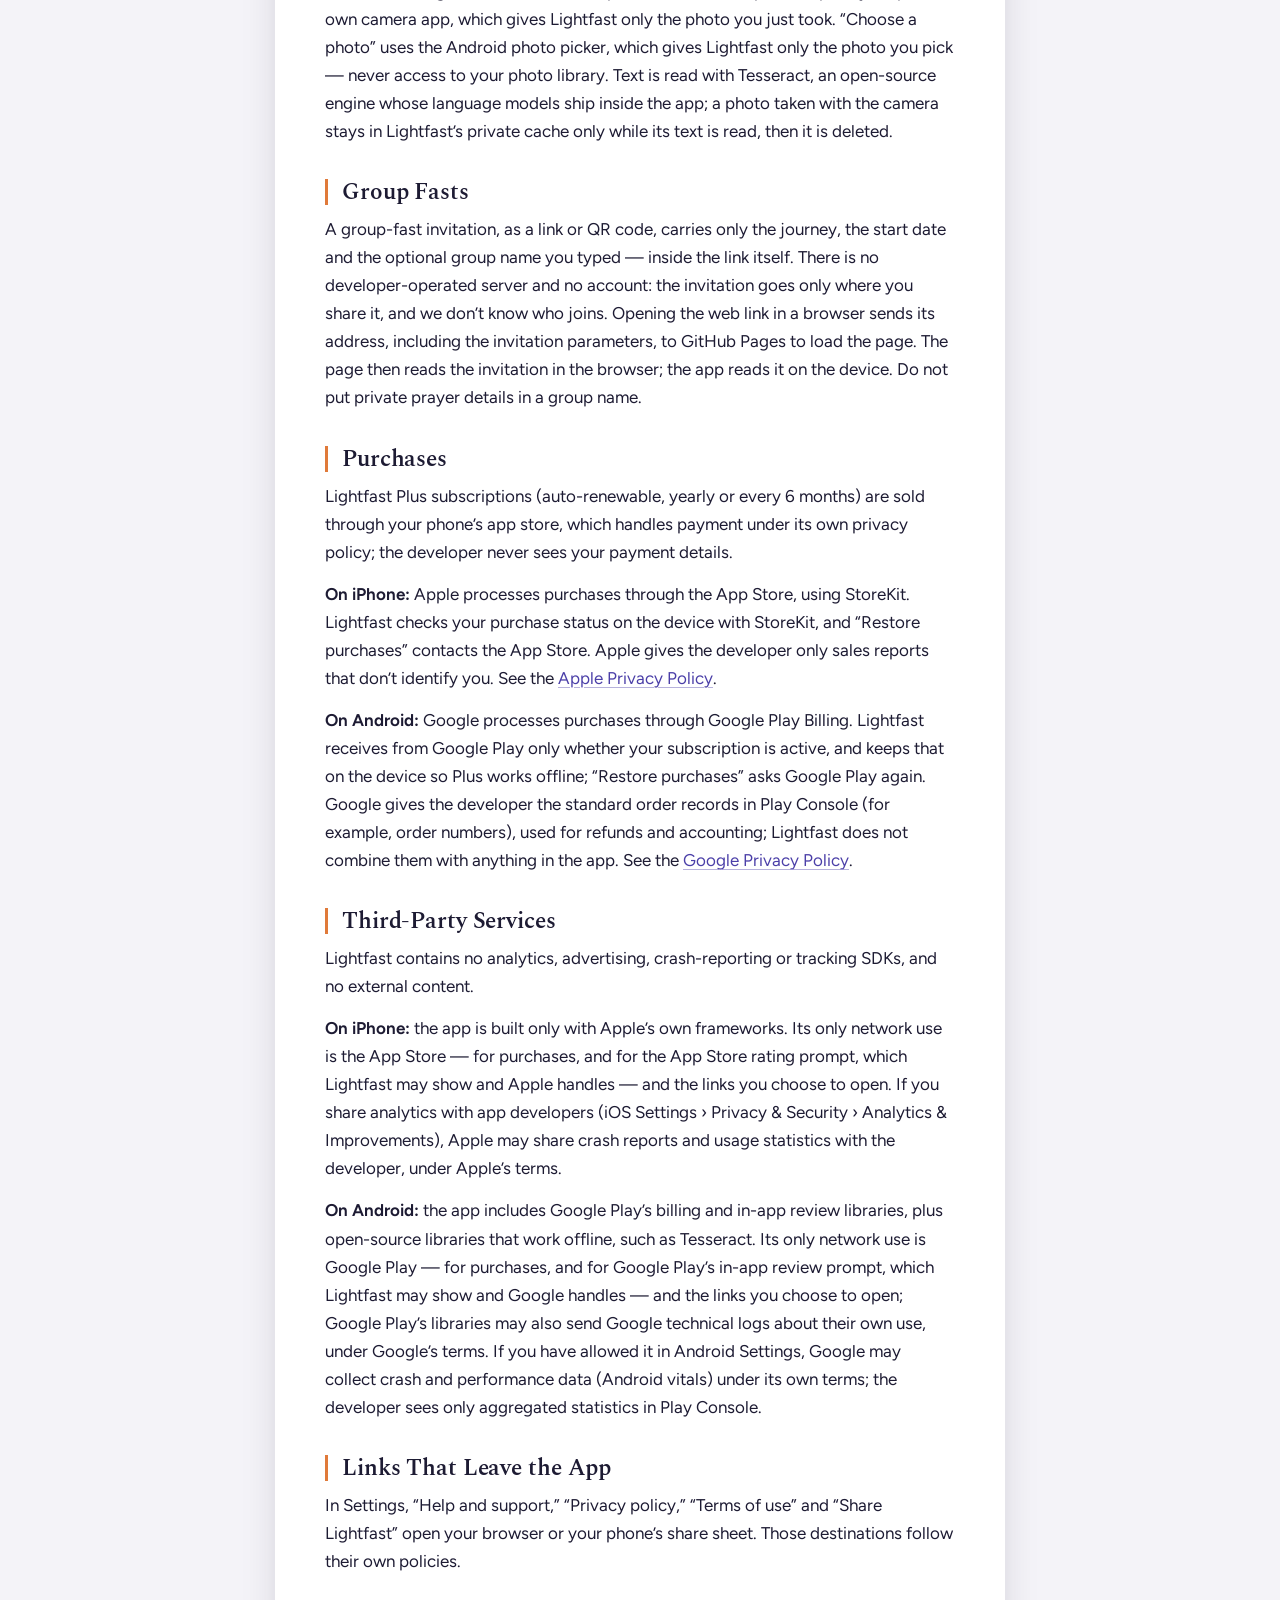
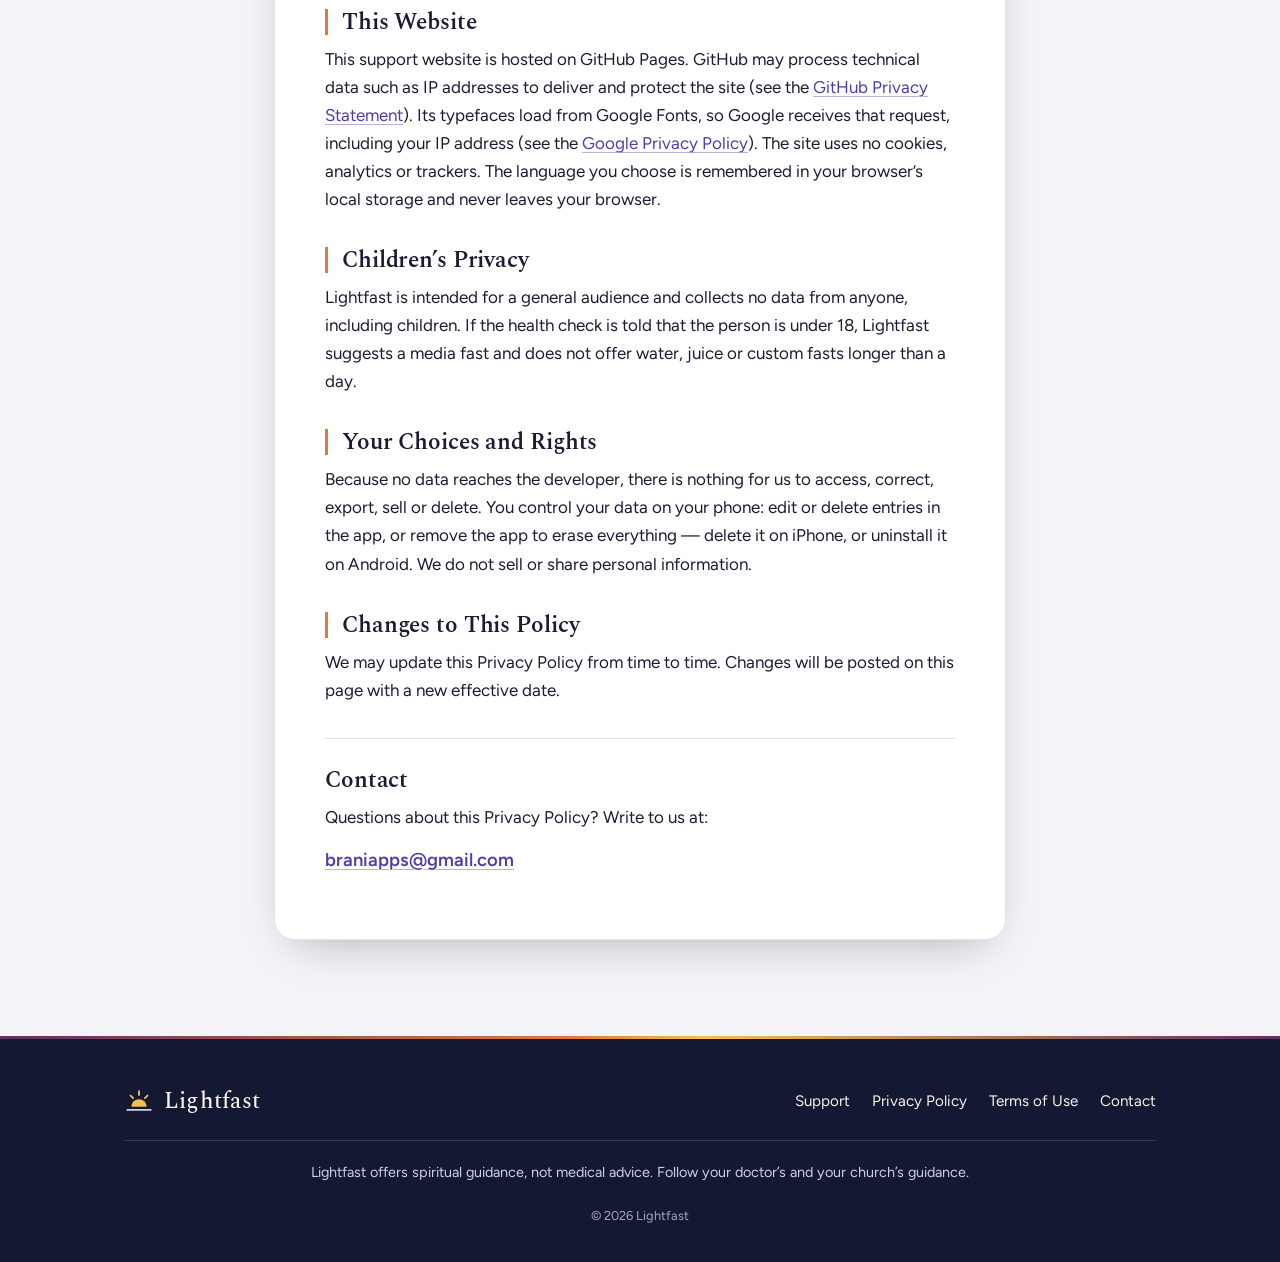
<file: privacy-android.html>
<!DOCTYPE html>
<html lang="en">
<head>
  <meta charset="UTF-8">
  <meta name="viewport" content="width=device-width, initial-scale=1.0">
  <title>Privacy Policy — Lightfast</title>
  <meta name="robots" content="noindex">
  <link rel="canonical" href="https://branicio.github.io/lightfast-support/privacy.html">
  <!-- One privacy policy now covers Lightfast on iPhone and on Android. This address is
       kept because the Android app and the Play listing used it: it forwards to
       privacy.html, keeping the language fragment (#portugues, #espanol, #francais, #italiano). -->
  <script>location.replace("privacy.html" + location.hash);</script>
  <meta http-equiv="refresh" content="0; url=privacy.html">
  <meta name="theme-color" content="#141933">
  <link rel="icon" href="app-icon.png">
  <link rel="stylesheet" href="styles.css">
</head>
<body>
  <main class="wrap narrow">
    <div class="legal-hero">
      <p><a href="privacy.html">Privacy Policy</a> · <a href="privacy.html#portugues" lang="pt-BR">Política de privacidade</a> · <a href="privacy.html#espanol" lang="es">Política de privacidad</a> · <a href="privacy.html#francais" lang="fr">Politique de confidentialité</a> · <a href="privacy.html#italiano" lang="it">Informativa sulla privacy</a></p>
    </div>
  </main>
</body>
</html>
</file>
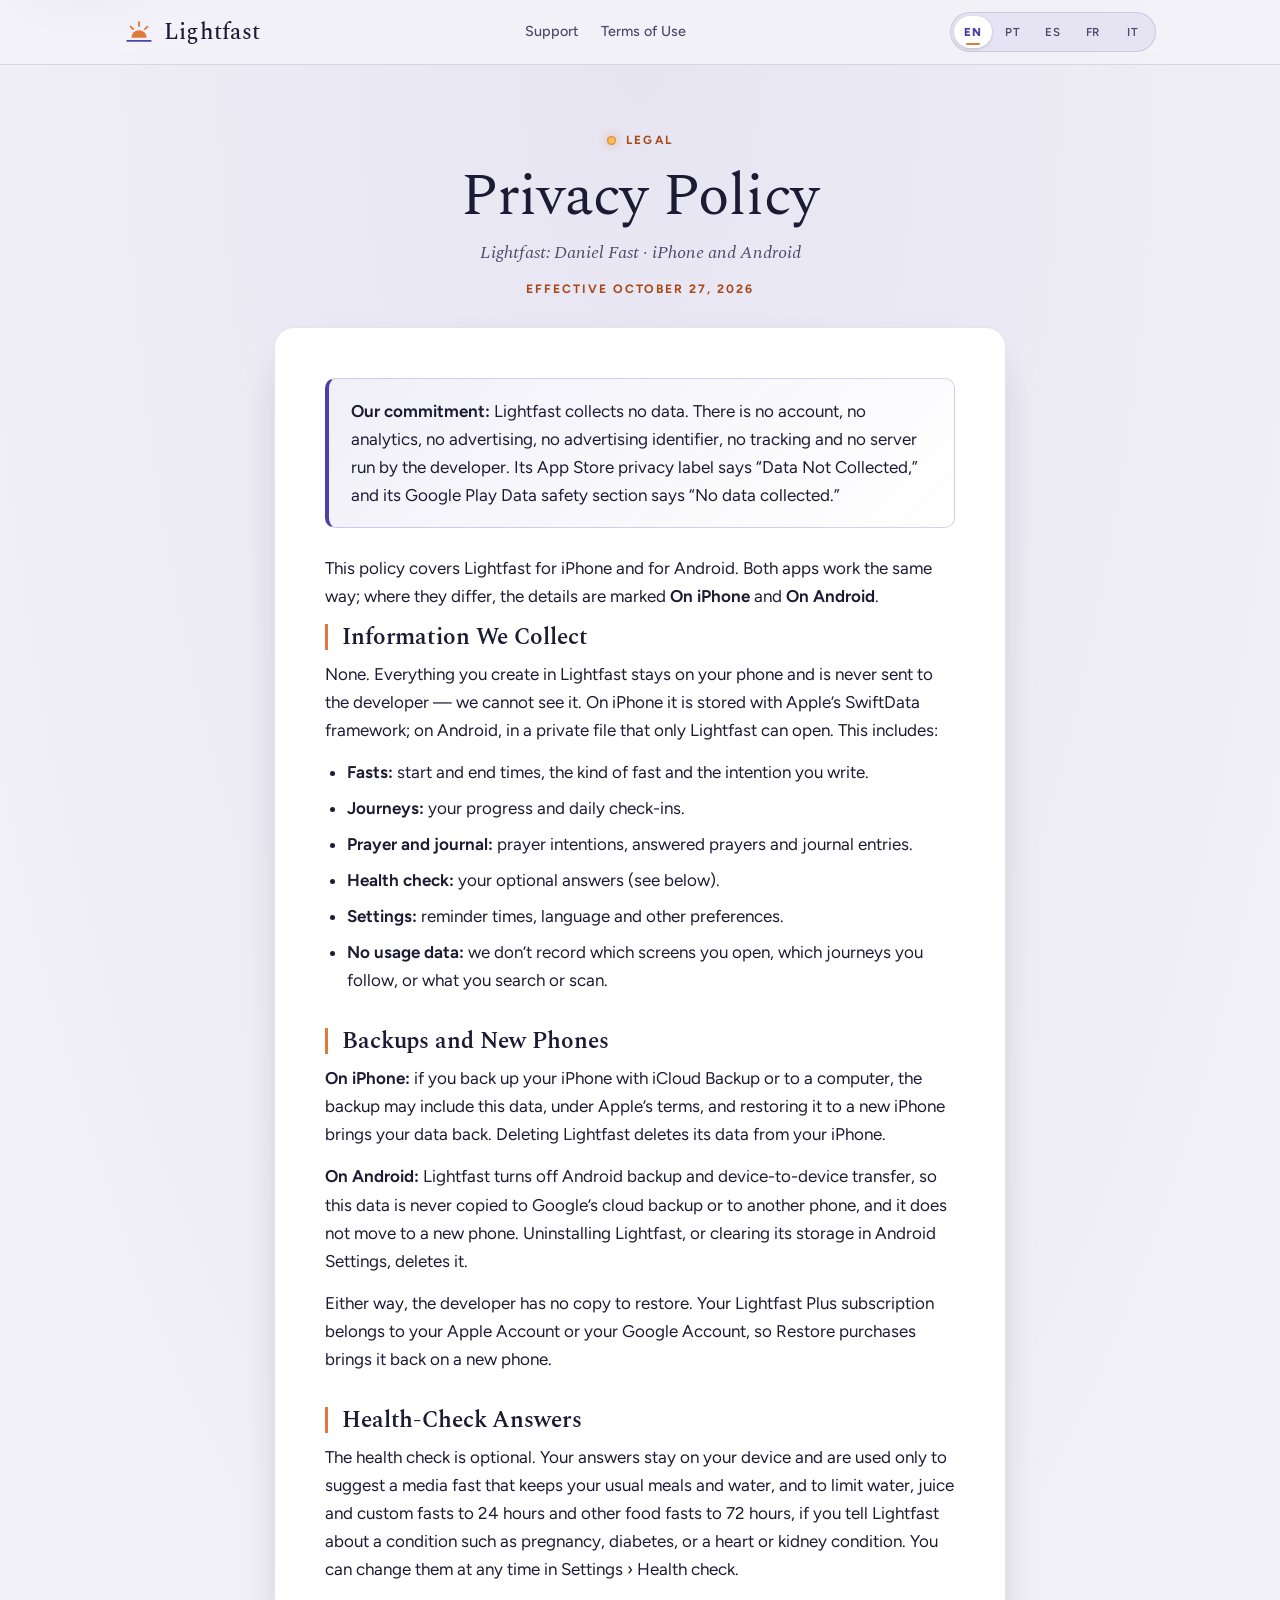
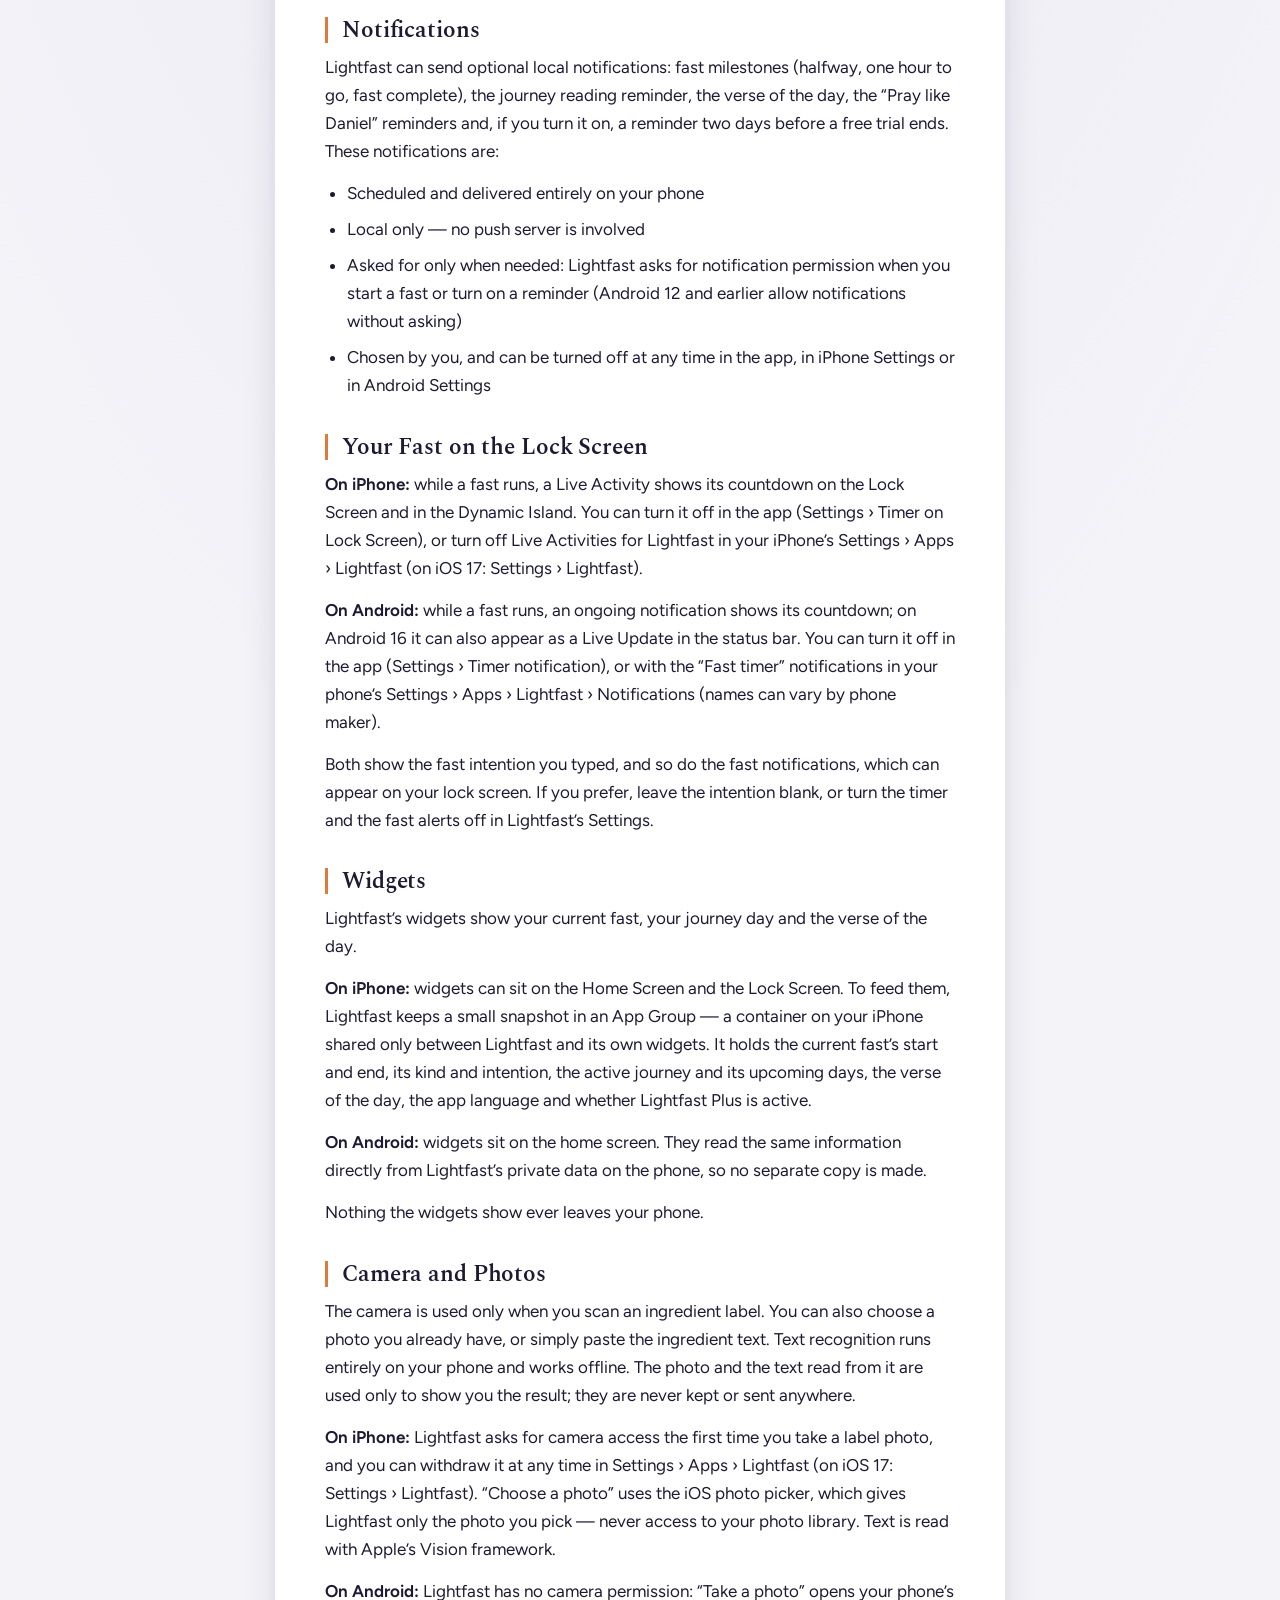
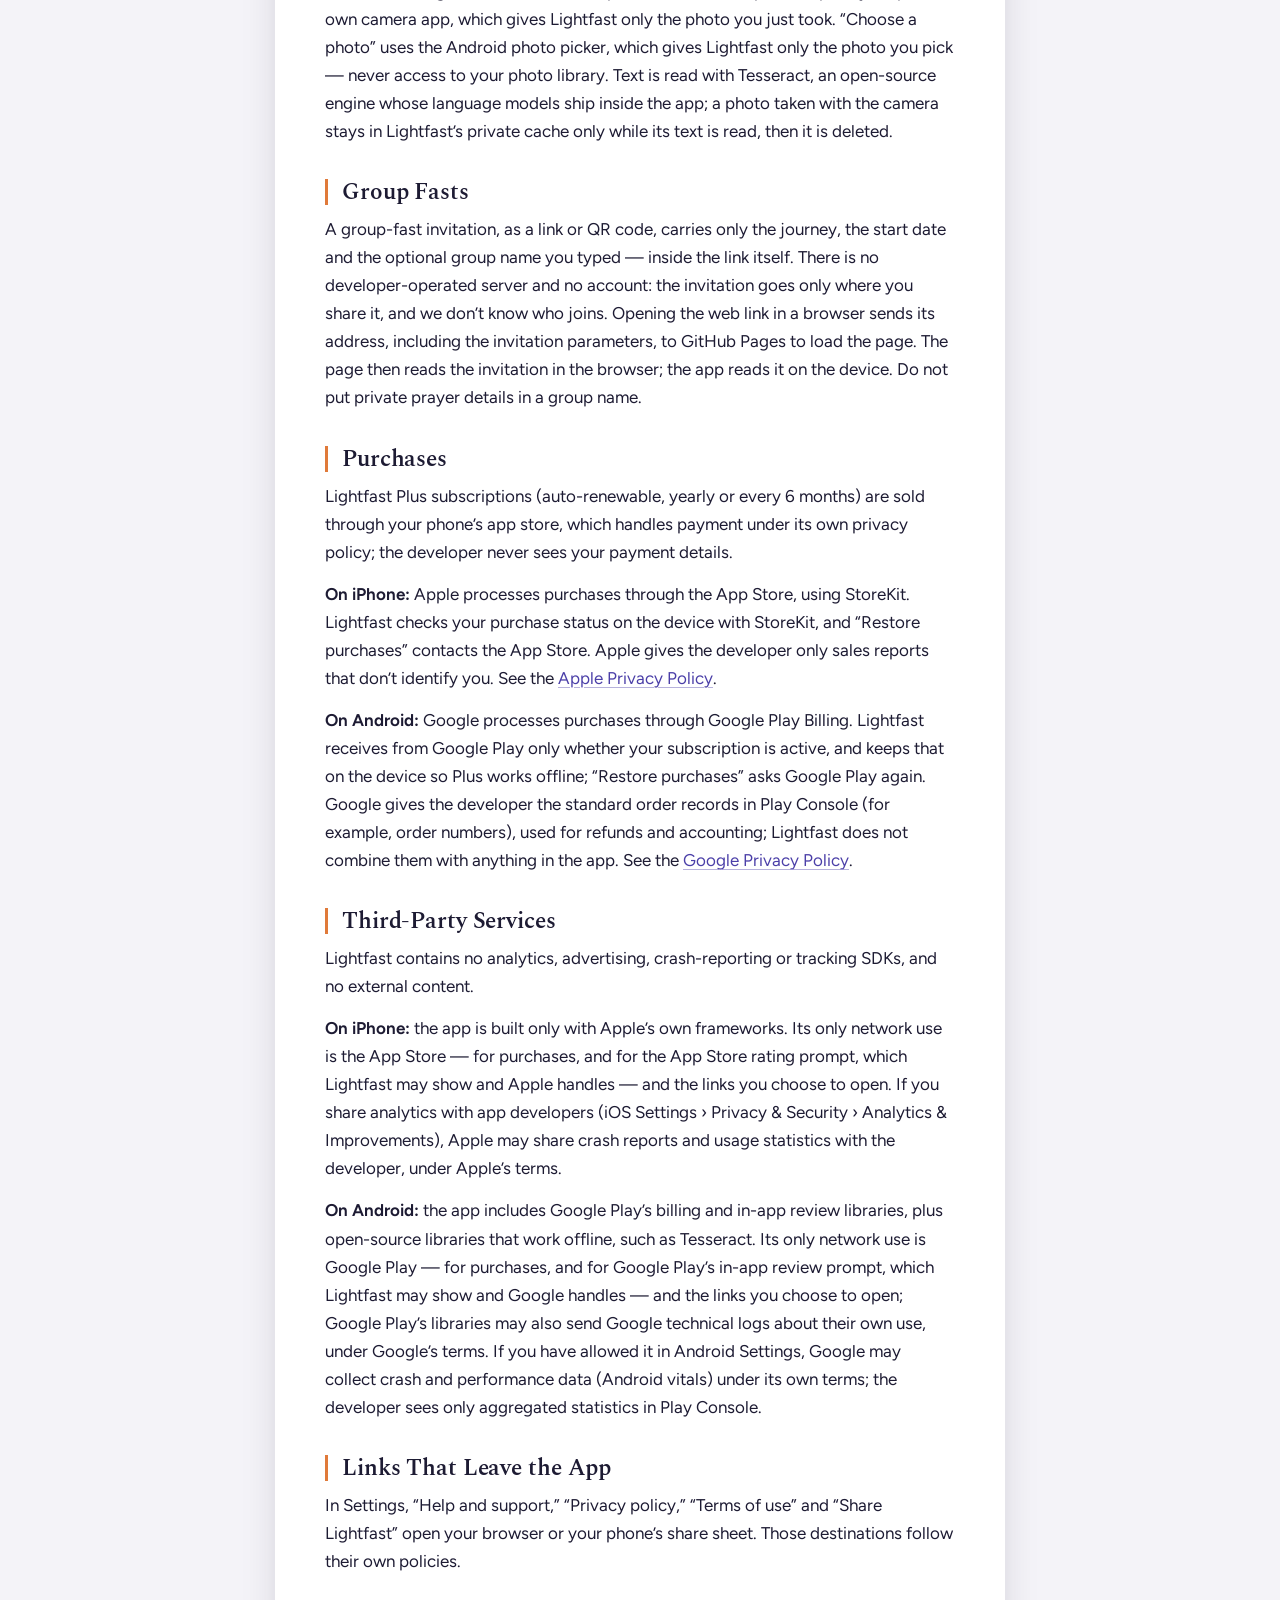
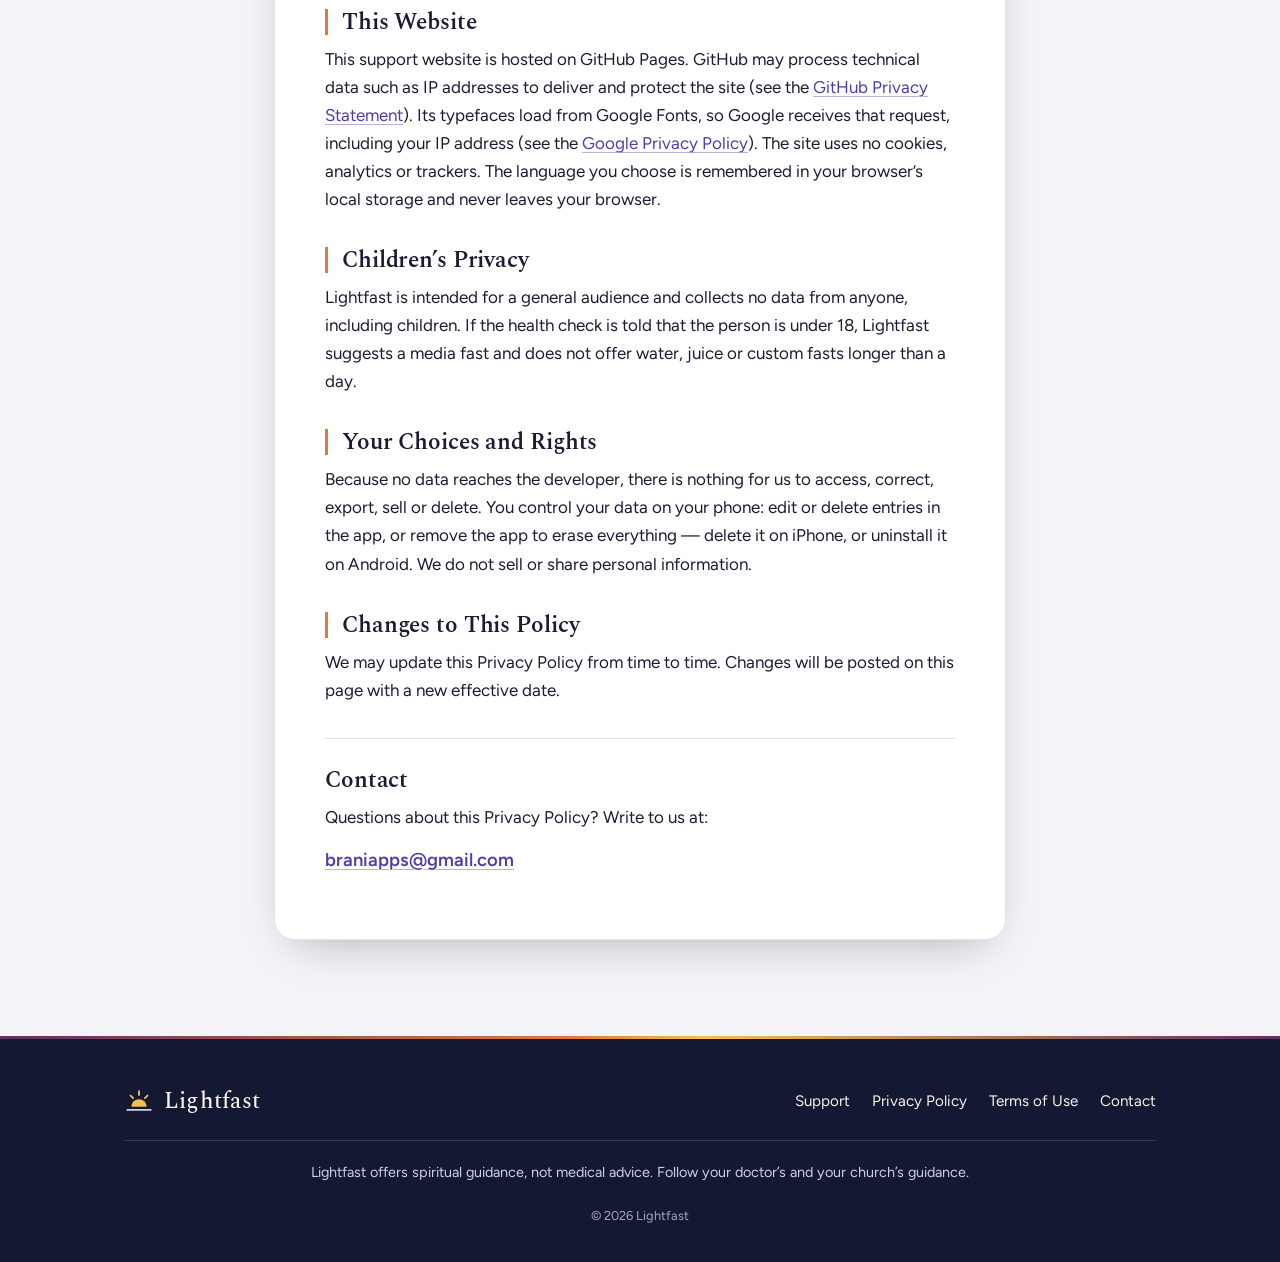
<file: privacy.html>
<!DOCTYPE html>
<html lang="en">
<head>
  <meta charset="UTF-8">
  <meta name="viewport" content="width=device-width, initial-scale=1.0">
  <title data-i18n-en="Privacy Policy — Lightfast" data-i18n-pt="Política de privacidade — Lightfast" data-i18n-es="Política de privacidad — Lightfast" data-i18n-fr="Politique de confidentialité — Lightfast" data-i18n-it="Informativa sulla privacy — Lightfast">Privacy Policy — Lightfast</title>
  <meta name="description" content="Lightfast for iPhone and Android collects no data — no account, analytics, ads or tracking. Política de privacidade. Política de privacidad. Politique de confidentialité. Informativa sulla privacy.">
  <meta name="theme-color" content="#141933">
  <link rel="icon" href="app-icon.png">
  <link rel="apple-touch-icon" href="app-icon.png">
  <link rel="preconnect" href="https://fonts.googleapis.com">
  <link rel="preconnect" href="https://fonts.gstatic.com" crossorigin>
  <link href="https://fonts.googleapis.com/css2?family=Figtree:wght@400;500;600;700;800&family=Spectral:ital,wght@0,300;0,400;0,500;0,600;1,300;1,400&display=swap" rel="stylesheet">
  <link rel="stylesheet" href="styles.css">
  <script src="site.js" defer></script>
</head>
<body>
  <a class="skip" href="#main" data-i18n-en="Skip to content" data-i18n-pt="Pular para o conteúdo" data-i18n-es="Saltar al contenido" data-i18n-fr="Aller au contenu" data-i18n-it="Vai al contenuto">Skip to content</a>
  <header class="nav">
    <div class="wrap">
      <a class="brand" href="index.html">
        <svg class="mark" width="30" height="30" viewBox="0 0 32 32" aria-hidden="true" focusable="false"><path class="sun" d="M8 22a8 8 0 0 1 16 0z"/><path class="rays" d="M16 5.5v4M7 10.2l2.7 2.7M25 10.2l-2.7 2.7" fill="none" stroke-width="2" stroke-linecap="round"/><path class="line" d="M3.5 25.5h25" fill="none" stroke-width="2" stroke-linecap="round"/></svg>
        Lightfast
      </a>
      <nav class="nav-links" aria-label="Site" data-i18n-aria-en="Site" data-i18n-aria-pt="Site" data-i18n-aria-es="Sitio" data-i18n-aria-fr="Site" data-i18n-aria-it="Sito">
        <a href="index.html" data-i18n-en="Support" data-i18n-pt="Suporte" data-i18n-es="Soporte" data-i18n-fr="Assistance" data-i18n-it="Assistenza">Support</a>
        <a href="terms.html" data-i18n-en="Terms of Use" data-i18n-pt="Termos de uso" data-i18n-es="Términos de uso" data-i18n-fr="Conditions d’utilisation" data-i18n-it="Condizioni d’uso">Terms of Use</a>
      </nav>
      <div class="nav-right">
        <div class="langtabs" role="tablist" aria-label="Language" data-i18n-aria-en="Language" data-i18n-aria-pt="Idioma" data-i18n-aria-es="Idioma" data-i18n-aria-fr="Langue" data-i18n-aria-it="Lingua">
          <button type="button" role="tab" data-lang-target="en" lang="en" aria-label="English">EN</button>
          <button type="button" role="tab" data-lang-target="pt" lang="pt-BR" aria-label="Português (Brasil)">PT</button>
          <button type="button" role="tab" data-lang-target="es" lang="es" aria-label="Español">ES</button>
          <button type="button" role="tab" data-lang-target="fr" lang="fr" aria-label="Français">FR</button>
          <button type="button" role="tab" data-lang-target="it" lang="it" aria-label="Italiano">IT</button>
        </div>
      </div>
    </div>
  </header>

  <main id="main" class="wrap narrow" tabindex="-1">
    <!-- One policy for both apps. Where the iPhone and Android apps differ, the
         difference is stated in a pair of paragraphs, iPhone first, at the same depth. -->

    <!-- ============================== ENGLISH ============================== -->
    <div data-lang="en" lang="en">
      <div class="legal-hero">
        <span class="kicker">Legal</span>
        <h1>Privacy Policy</h1>
        <p class="app">Lightfast: Daniel Fast · iPhone and Android</p>
        <p class="date">Effective October 27, 2026</p>
      </div>

      <div class="legal">
        <div class="card">
          <div class="highlight">
            <strong>Our commitment:</strong> Lightfast collects no data. There is no account, no analytics, no advertising, no advertising identifier, no tracking and no server run by the developer. Its App Store privacy label says “Data Not Collected,” and its Google Play Data safety section says “No data collected.”
          </div>
          <p>This policy covers Lightfast for iPhone and for Android. Both apps work the same way; where they differ, the details are marked <strong>On iPhone</strong> and <strong>On Android</strong>.</p>

          <h2>Information We Collect</h2>
          <p>None. Everything you create in Lightfast stays on your phone and is never sent to the developer — we cannot see it. On iPhone it is stored with Apple’s SwiftData framework; on Android, in a private file that only Lightfast can open. This includes:</p>
          <ul>
            <li><strong>Fasts:</strong> start and end times, the kind of fast and the intention you write.</li>
            <li><strong>Journeys:</strong> your progress and daily check-ins.</li>
            <li><strong>Prayer and journal:</strong> prayer intentions, answered prayers and journal entries.</li>
            <li><strong>Health check:</strong> your optional answers (see below).</li>
            <li><strong>Settings:</strong> reminder times, language and other preferences.</li>
            <li><strong>No usage data:</strong> we don’t record which screens you open, which journeys you follow, or what you search or scan.</li>
          </ul>

          <h2>Backups and New Phones</h2>
          <p><strong>On iPhone:</strong> if you back up your iPhone with iCloud Backup or to a computer, the backup may include this data, under Apple’s terms, and restoring it to a new iPhone brings your data back. Deleting Lightfast deletes its data from your iPhone.</p>
          <p><strong>On Android:</strong> Lightfast turns off Android backup and device-to-device transfer, so this data is never copied to Google’s cloud backup or to another phone, and it does not move to a new phone. Uninstalling Lightfast, or clearing its storage in Android Settings, deletes it.</p>
          <p>Either way, the developer has no copy to restore. Your Lightfast Plus subscription belongs to your Apple Account or your Google Account, so Restore purchases brings it back on a new phone.</p>

          <h2>Health-Check Answers</h2>
          <p>The health check is optional. Your answers stay on your device and are used only to suggest a media fast that keeps your usual meals and water, and to limit water, juice and custom fasts to 24 hours and other food fasts to 72 hours, if you tell Lightfast about a condition such as pregnancy, diabetes, or a heart or kidney condition. You can change them at any time in Settings › Health check.</p>

          <h2>Notifications</h2>
          <p>Lightfast can send optional local notifications: fast milestones (halfway, one hour to go, fast complete), the journey reading reminder, the verse of the day, the “Pray like Daniel” reminders and, if you turn it on, a reminder two days before a free trial ends. These notifications are:</p>
          <ul>
            <li>Scheduled and delivered entirely on your phone</li>
            <li>Local only — no push server is involved</li>
            <li>Asked for only when needed: Lightfast asks for notification permission when you start a fast or turn on a reminder (Android 12 and earlier allow notifications without asking)</li>
            <li>Chosen by you, and can be turned off at any time in the app, in iPhone Settings or in Android Settings</li>
          </ul>

          <h2>Your Fast on the Lock Screen</h2>
          <p><strong>On iPhone:</strong> while a fast runs, a Live Activity shows its countdown on the Lock Screen and in the Dynamic Island. You can turn it off in the app (Settings › Timer on Lock Screen), or turn off Live Activities for Lightfast in your iPhone’s Settings › Apps › Lightfast (on iOS 17: Settings › Lightfast).</p>
          <p><strong>On Android:</strong> while a fast runs, an ongoing notification shows its countdown; on Android 16 it can also appear as a Live Update in the status bar. You can turn it off in the app (Settings › Timer notification), or with the “Fast timer” notifications in your phone’s Settings › Apps › Lightfast › Notifications (names can vary by phone maker).</p>
          <p>Both show the fast intention you typed, and so do the fast notifications, which can appear on your lock screen. If you prefer, leave the intention blank, or turn the timer and the fast alerts off in Lightfast’s Settings.</p>

          <h2>Widgets</h2>
          <p>Lightfast’s widgets show your current fast, your journey day and the verse of the day.</p>
          <p><strong>On iPhone:</strong> widgets can sit on the Home Screen and the Lock Screen. To feed them, Lightfast keeps a small snapshot in an App Group — a container on your iPhone shared only between Lightfast and its own widgets. It holds the current fast’s start and end, its kind and intention, the active journey and its upcoming days, the verse of the day, the app language and whether Lightfast Plus is active.</p>
          <p><strong>On Android:</strong> widgets sit on the home screen. They read the same information directly from Lightfast’s private data on the phone, so no separate copy is made.</p>
          <p>Nothing the widgets show ever leaves your phone.</p>

          <h2>Camera and Photos</h2>
          <p>The camera is used only when you scan an ingredient label. You can also choose a photo you already have, or simply paste the ingredient text. Text recognition runs entirely on your phone and works offline. The photo and the text read from it are used only to show you the result; they are never kept or sent anywhere.</p>
          <p><strong>On iPhone:</strong> Lightfast asks for camera access the first time you take a label photo, and you can withdraw it at any time in Settings › Apps › Lightfast (on iOS 17: Settings › Lightfast). “Choose a photo” uses the iOS photo picker, which gives Lightfast only the photo you pick — never access to your photo library. Text is read with Apple’s Vision framework.</p>
          <p><strong>On Android:</strong> Lightfast has no camera permission: “Take a photo” opens your phone’s own camera app, which gives Lightfast only the photo you just took. “Choose a photo” uses the Android photo picker, which gives Lightfast only the photo you pick — never access to your photo library. Text is read with Tesseract, an open-source engine whose language models ship inside the app; a photo taken with the camera stays in Lightfast’s private cache only while its text is read, then it is deleted.</p>

          <h2>Group Fasts</h2>
          <p>A group-fast invitation, as a link or QR code, carries only the journey, the start date and the optional group name you typed — inside the link itself. There is no developer-operated server and no account: the invitation goes only where you share it, and we don’t know who joins. Opening the web link in a browser sends its address, including the invitation parameters, to GitHub Pages to load the page. The page then reads the invitation in the browser; the app reads it on the device. Do not put private prayer details in a group name.</p>

          <h2>Purchases</h2>
          <p>Lightfast Plus subscriptions (auto-renewable, yearly or every 6 months) are sold through your phone’s app store, which handles payment under its own privacy policy; the developer never sees your payment details.</p>
          <p><strong>On iPhone:</strong> Apple processes purchases through the App Store, using StoreKit. Lightfast checks your purchase status on the device with StoreKit, and “Restore purchases” contacts the App Store. Apple gives the developer only sales reports that don’t identify you. See the <a href="https://www.apple.com/legal/privacy/">Apple Privacy Policy</a>.</p>
          <p><strong>On Android:</strong> Google processes purchases through Google Play Billing. Lightfast receives from Google Play only whether your subscription is active, and keeps that on the device so Plus works offline; “Restore purchases” asks Google Play again. Google gives the developer the standard order records in Play Console (for example, order numbers), used for refunds and accounting; Lightfast does not combine them with anything in the app. See the <a href="https://policies.google.com/privacy">Google Privacy Policy</a>.</p>

          <h2>Third-Party Services</h2>
          <p>Lightfast contains no analytics, advertising, crash-reporting or tracking SDKs, and no external content.</p>
          <p><strong>On iPhone:</strong> the app is built only with Apple’s own frameworks. Its only network use is the App Store — for purchases, and for the App Store rating prompt, which Lightfast may show and Apple handles — and the links you choose to open. If you share analytics with app developers (iOS Settings › Privacy &amp; Security › Analytics &amp; Improvements), Apple may share crash reports and usage statistics with the developer, under Apple’s terms.</p>
          <p><strong>On Android:</strong> the app includes Google Play’s billing and in-app review libraries, plus open-source libraries that work offline, such as Tesseract. Its only network use is Google Play — for purchases, and for Google Play’s in-app review prompt, which Lightfast may show and Google handles — and the links you choose to open; Google Play’s libraries may also send Google technical logs about their own use, under Google’s terms. If you have allowed it in Android Settings, Google may collect crash and performance data (Android vitals) under its own terms; the developer sees only aggregated statistics in Play Console.</p>

          <h2>Links That Leave the App</h2>
          <p>In Settings, “Help and support,” “Privacy policy,” “Terms of use” and “Share Lightfast” open your browser or your phone’s share sheet. Those destinations follow their own policies.</p>

          <h2>This Website</h2>
          <p>This support website is hosted on GitHub Pages. GitHub may process technical data such as IP addresses to deliver and protect the site (see the <a href="https://docs.github.com/site-policy/privacy-policies/github-general-privacy-statement">GitHub Privacy Statement</a>). Its typefaces load from Google Fonts, so Google receives that request, including your IP address (see the <a href="https://policies.google.com/privacy">Google Privacy Policy</a>). The site uses no cookies, analytics or trackers. The language you choose is remembered in your browser’s local storage and never leaves your browser.</p>

          <h2>Children’s Privacy</h2>
          <p>Lightfast is intended for a general audience and collects no data from anyone, including children. If the health check is told that the person is under 18, Lightfast suggests a media fast and does not offer water, juice or custom fasts longer than a day.</p>

          <h2>Your Choices and Rights</h2>
          <p>Because no data reaches the developer, there is nothing for us to access, correct, export, sell or delete. You control your data on your phone: edit or delete entries in the app, or remove the app to erase everything — delete it on iPhone, or uninstall it on Android. We do not sell or share personal information.</p>

          <h2>Changes to This Policy</h2>
          <p>We may update this Privacy Policy from time to time. Changes will be posted on this page with a new effective date.</p>

          <div class="contact">
            <h2>Contact</h2>
            <p>Questions about this Privacy Policy? Write to us at:</p>
            <p><a href="mailto:braniapps@gmail.com?subject=Lightfast%20support">braniapps@gmail.com</a></p>
          </div>
        </div>
      </div>
    </div>

    <!-- ============================== PORTUGUÊS ============================== -->
    <div data-lang="pt" lang="pt-BR">
      <div class="legal-hero">
        <span class="kicker">Legal</span>
        <h1>Política de privacidade</h1>
        <p class="app">Lightfast: Jejum de Daniel · iPhone e Android</p>
        <p class="date">Em vigor desde 27 de outubro de 2026</p>
      </div>

      <div class="legal">
        <div class="card">
          <div class="highlight">
            <strong>Nosso compromisso:</strong> o Lightfast não coleta nenhum dado. Não há conta, análises de uso, publicidade, identificador de publicidade, rastreamento nem servidor operado pelo desenvolvedor. O rótulo de privacidade dele na App Store diz “Dados não coletados”, e a seção Segurança dos dados no Google Play informa “Nenhum dado coletado”.
          </div>
          <p>Esta política vale para o Lightfast no iPhone e no Android. Os dois aplicativos funcionam da mesma forma; onde há diferença, os detalhes aparecem marcados como <strong>No iPhone</strong> e <strong>No Android</strong>.</p>

          <h2>Informações que coletamos</h2>
          <p>Nenhuma. Tudo o que você cria no Lightfast fica no seu celular e nunca é enviado ao desenvolvedor — não temos como ver. No iPhone, fica armazenado com o SwiftData da Apple; no Android, num arquivo privado que só o Lightfast consegue abrir. Isso inclui:</p>
          <ul>
            <li><strong>Jejuns:</strong> horários de início e fim, o tipo de jejum e o motivo do jejum que você escreve.</li>
            <li><strong>Jornadas:</strong> o seu progresso e os dias que você marca como cumpridos.</li>
            <li><strong>Oração e diário:</strong> pedidos de oração, orações respondidas e anotações do diário.</li>
            <li><strong>Check-up de saúde:</strong> as suas respostas opcionais (veja abaixo).</li>
            <li><strong>Ajustes:</strong> horários dos lembretes, idioma e outras preferências.</li>
            <li><strong>Nenhum dado de uso:</strong> não registramos quais telas você abre, quais jornadas segue nem o que você pesquisa ou escaneia.</li>
          </ul>

          <h2>Backups e celular novo</h2>
          <p><strong>No iPhone:</strong> se você faz backup do iPhone no iCloud ou em um computador, o backup pode incluir esses dados, conforme os termos da Apple, e restaurá-lo em um iPhone novo traz os dados de volta. Ao apagar o Lightfast, os dados dele são apagados do iPhone.</p>
          <p><strong>No Android:</strong> o Lightfast desativa o backup do Android e a transferência entre dispositivos, então esses dados nunca são copiados para o backup na nuvem do Google nem para outro celular, e não passam para um celular novo. Ao desinstalar o Lightfast, ou limpar o armazenamento dele nas Configurações do Android, os dados são apagados.</p>
          <p>Nos dois casos, o desenvolvedor não tem nenhuma cópia para restaurar. A sua assinatura do Lightfast Plus está vinculada à sua Conta Apple ou à sua Conta do Google, então Restaurar compras a traz de volta no celular novo.</p>

          <h2>Respostas do check-up de saúde</h2>
          <p>O check-up de saúde é opcional. As suas respostas ficam no seu dispositivo e são usadas apenas para sugerir um jejum das mídias, mantendo suas refeições e água habituais, e para limitar a 24 horas os jejuns só de água, de sucos e personalizados e a 72 horas os demais jejuns de alimentos, se você informar ao Lightfast uma condição como gravidez, diabetes ou uma doença cardíaca ou renal. Você pode alterá-las a qualquer momento em Ajustes › Check-up de saúde.</p>

          <h2>Notificações</h2>
          <p>O Lightfast pode enviar notificações locais opcionais: alertas de etapas do jejum (metade do caminho, falta uma hora, jejum concluído), o lembrete da leitura da jornada, o versículo do dia, os lembretes “Ore como Daniel” e, se você ativar, um aviso dois dias antes do fim do teste grátis. Essas notificações são:</p>
          <ul>
            <li>Agendadas e entregues inteiramente no seu celular</li>
            <li>Apenas locais — nenhum servidor de push está envolvido</li>
            <li>Solicitadas só quando necessário: o Lightfast pede a permissão de notificações quando você inicia um jejum ou ativa um lembrete (no Android 12 e anteriores, as notificações já vêm permitidas)</li>
            <li>Escolhidas por você, e podem ser desativadas a qualquer momento no aplicativo, nos Ajustes do iPhone ou nas Configurações do Android</li>
          </ul>

          <h2>O seu jejum na tela de bloqueio</h2>
          <p><strong>No iPhone:</strong> enquanto um jejum está em andamento, uma Atividade ao Vivo mostra a contagem regressiva na Tela Bloqueada e na Dynamic Island. Você pode desativá-la no app (Ajustes › Cronômetro na Tela Bloqueada) ou desativar as Atividades ao Vivo do Lightfast nos Ajustes do iPhone › Apps › Lightfast (no iOS 17: Ajustes › Lightfast).</p>
          <p><strong>No Android:</strong> enquanto um jejum está em andamento, uma notificação contínua mostra a contagem regressiva; no Android 16, ela também pode aparecer como atualização em tempo real na barra de status. Você pode desativá-la no app (Ajustes › Notificação do cronômetro) ou nas notificações “Cronômetro do jejum”, em Configurações › Apps › Lightfast › Notificações do celular (os nomes podem variar conforme o fabricante).</p>
          <p>As duas mostram o motivo do jejum que você escreveu, assim como as notificações do jejum, que podem aparecer na tela de bloqueio. Se preferir, deixe o motivo em branco ou desative o cronômetro e os alertas do jejum nos Ajustes do Lightfast.</p>

          <h2>Widgets</h2>
          <p>Os widgets do Lightfast mostram o jejum atual, o dia da sua jornada e o versículo do dia.</p>
          <p><strong>No iPhone:</strong> os widgets podem ficar na Tela de Início e na Tela Bloqueada. Para alimentá-los, o Lightfast guarda um pequeno resumo em um App Group — um contêiner no iPhone compartilhado apenas entre o Lightfast e os próprios widgets. Ele contém o início e o fim do jejum atual, o tipo e o motivo do jejum, a jornada ativa e os próximos dias dela, o versículo do dia, o idioma do app e se o Lightfast Plus está ativo.</p>
          <p><strong>No Android:</strong> os widgets ficam na tela inicial. Eles leem as mesmas informações diretamente dos dados privados do Lightfast no celular, então nenhuma cópia separada é criada.</p>
          <p>Nada do que os widgets mostram sai do seu celular.</p>

          <h2>Câmera e fotos</h2>
          <p>A câmera é usada apenas quando você escaneia um rótulo de ingredientes. Você também pode escolher uma foto que já tem ou simplesmente colar o texto dos ingredientes. O reconhecimento de texto acontece inteiramente no seu celular e funciona offline. A foto e o texto lido nela servem apenas para mostrar o resultado; nunca são guardados nem enviados a lugar nenhum.</p>
          <p><strong>No iPhone:</strong> o Lightfast pede acesso à câmera na primeira vez que você fotografa um rótulo, e você pode retirá-lo a qualquer momento em Ajustes › Apps › Lightfast (no iOS 17: Ajustes › Lightfast). “Escolher foto” usa o seletor de fotos do iOS, que entrega ao Lightfast somente a foto escolhida — nunca acesso à sua fototeca. O texto é lido com o framework Vision da Apple.</p>
          <p><strong>No Android:</strong> o Lightfast não tem permissão de câmera: “Tirar foto” abre o próprio aplicativo de câmera do celular, que entrega ao Lightfast somente a foto que você acabou de tirar. “Escolher foto” usa o seletor de fotos do Android, que entrega ao Lightfast somente a foto escolhida — nunca acesso à sua galeria. O texto é lido com o Tesseract, um mecanismo de código aberto cujos modelos de idioma vêm dentro do aplicativo; uma foto tirada com a câmera fica no cache privado do Lightfast apenas enquanto o texto dela é lido e depois é apagada.</p>

          <h2>Jejuns em grupo</h2>
          <p>Um convite para jejum em grupo, em link ou QR code, contém apenas a jornada, a data de início e o nome do grupo que você digitou (opcional), dentro do próprio link. Não há servidor operado pelo desenvolvedor nem conta: o convite vai só para onde você o compartilha, e não sabemos quem participa. Ao abrir o link no navegador, o endereço do link, incluindo os parâmetros do convite, é enviado ao GitHub Pages para carregar a página. Depois, a página lê o convite no navegador; o aplicativo o lê no dispositivo. Não inclua detalhes privados de oração no nome do grupo.</p>

          <h2>Compras</h2>
          <p>As assinaturas do Lightfast Plus (anual ou semestral, com renovação automática) são vendidas pela loja de aplicativos do seu celular, que trata o pagamento de acordo com a própria política de privacidade; o desenvolvedor nunca vê os seus dados de pagamento.</p>
          <p><strong>No iPhone:</strong> a Apple processa as compras na App Store, por meio do StoreKit. O Lightfast verifica as suas compras no próprio dispositivo com o StoreKit, e “Restaurar compras” consulta a App Store. A Apple fornece ao desenvolvedor apenas relatórios de vendas que não identificam você. Consulte a <a href="https://www.apple.com/br/legal/privacy/">Política de Privacidade da Apple</a>.</p>
          <p><strong>No Android:</strong> o Google processa as compras pelo sistema de faturamento do Google Play. O Lightfast recebe do Google Play apenas se a sua assinatura está ativa e guarda essa informação no dispositivo, para que o Plus funcione offline; “Restaurar compras” consulta o Google Play novamente. O Google fornece ao desenvolvedor, no Play Console, os registros padrão dos pedidos (por exemplo, o número do pedido), usados para reembolsos e contabilidade; o Lightfast não os combina com nada do aplicativo. Consulte a <a href="https://policies.google.com/privacy?hl=pt-BR">Política de Privacidade do Google</a>.</p>

          <h2>Serviços de terceiros</h2>
          <p>O Lightfast não contém SDKs de análises de uso, publicidade, relatórios de falhas ou rastreamento, nem conteúdo externo.</p>
          <p><strong>No iPhone:</strong> o aplicativo usa apenas frameworks da própria Apple. O único uso de rede é a App Store — para compras e para o pedido de avaliação da App Store, que o Lightfast pode mostrar e que é gerenciado pela Apple — e os links que você escolhe abrir. Se você compartilha análises com os desenvolvedores (Ajustes do iOS › Privacidade e Segurança › Análise e Melhorias), a Apple pode compartilhar relatórios de falhas e estatísticas de uso com o desenvolvedor, de acordo com os termos da Apple.</p>
          <p><strong>No Android:</strong> o aplicativo inclui as bibliotecas de faturamento e de avaliação do Google Play, além de bibliotecas de código aberto que funcionam offline, como o Tesseract. O único uso de rede é o Google Play — para compras e para o pedido de avaliação do Google Play dentro do app, que o Lightfast pode mostrar e que é gerenciado pelo Google — e os links que você escolhe abrir; as bibliotecas do Google Play também podem enviar ao Google registros técnicos sobre o próprio uso, de acordo com os termos do Google. Se você permitiu nas Configurações do Android, o Google pode coletar dados de falhas e de desempenho (Android vitals) de acordo com os próprios termos; o desenvolvedor vê apenas estatísticas agregadas no Play Console.</p>

          <h2>Links que saem do aplicativo</h2>
          <p>Em Ajustes, “Ajuda e suporte”, “Política de privacidade”, “Termos de uso” e “Compartilhar o Lightfast” abrem o seu navegador ou o menu de compartilhamento do celular. Esses destinos seguem as próprias políticas.</p>

          <h2>Este site</h2>
          <p>Este site de suporte é hospedado no GitHub Pages. O GitHub pode processar dados técnicos, como endereços IP, para entregar e proteger o site (veja a <a href="https://docs.github.com/site-policy/privacy-policies/github-general-privacy-statement">Declaração de Privacidade do GitHub</a>). As fontes tipográficas são carregadas do Google Fonts, então o Google recebe essa solicitação, incluindo o seu endereço IP (veja a <a href="https://policies.google.com/privacy?hl=pt-BR">Política de Privacidade do Google</a>). O site não usa cookies, análises de uso nem rastreadores. O idioma que você escolhe fica guardado no armazenamento local do seu navegador e nunca sai dele.</p>

          <h2>Privacidade infantil</h2>
          <p>O Lightfast é destinado ao público geral e não coleta dados de ninguém, incluindo crianças. Se o check-up de saúde indicar que a pessoa tem menos de 18 anos, o Lightfast sugere um jejum das mídias e não oferece jejuns só de água, de sucos ou personalizados com mais de um dia.</p>

          <h2>Suas escolhas e direitos</h2>
          <p>Como nenhum dado chega ao desenvolvedor, não há nada para acessarmos, corrigirmos, exportarmos, vendermos ou apagarmos. Você controla os seus dados no seu celular: edite ou apague registros no aplicativo, ou remova o aplicativo para apagar tudo — apague-o no iPhone ou desinstale-o no Android. Não vendemos nem compartilhamos informações pessoais.</p>

          <h2>Alterações desta política</h2>
          <p>Podemos atualizar esta Política de Privacidade periodicamente. As alterações serão publicadas nesta página, com uma nova data de vigência.</p>

          <div class="contact">
            <h2>Fale conosco</h2>
            <p>Dúvidas sobre esta Política de Privacidade? Escreva para:</p>
            <p><a href="mailto:braniapps@gmail.com?subject=Lightfast%20support">braniapps@gmail.com</a></p>
          </div>
        </div>
      </div>
    </div>

    <!-- ============================== ESPAÑOL ============================== -->
    <div data-lang="es" lang="es">
      <div class="legal-hero">
        <span class="kicker">Legal</span>
        <h1>Política de privacidad</h1>
        <p class="app">Lightfast: Ayuno de Daniel · iPhone y Android</p>
        <p class="date">En vigor desde el 27 de octubre de 2026</p>
      </div>

      <div class="legal">
        <div class="card">
          <div class="highlight">
            <strong>Nuestro compromiso:</strong> Lightfast no recopila ningún dato. No hay cuenta, análisis de uso, publicidad, identificador de publicidad, rastreo ni servidor operado por el desarrollador. Su etiqueta de privacidad en el App Store dice «Datos no recopilados», y su sección de Seguridad de los datos en Google Play indica «No se recopilan datos».
          </div>
          <p>Esta política se aplica a Lightfast en iPhone y en Android. Las dos aplicaciones funcionan igual; donde hay diferencias, los detalles aparecen marcados como <strong>En iPhone</strong> y <strong>En Android</strong>.</p>

          <h2>Información que recopilamos</h2>
          <p>Ninguna. Todo lo que creas en Lightfast se queda en tu teléfono y nunca se envía al desarrollador: no podemos verlo. En iPhone se guarda con SwiftData de Apple; en Android, en un archivo privado que solo Lightfast puede abrir. Esto incluye:</p>
          <ul>
            <li><strong>Ayunos:</strong> horas de inicio y fin, el tipo de ayuno y el motivo que escribes.</li>
            <li><strong>Jornadas:</strong> tu progreso y tus registros diarios.</li>
            <li><strong>Oración y diario:</strong> peticiones de oración, oraciones contestadas y entradas del diario.</li>
            <li><strong>Chequeo de salud:</strong> tus respuestas opcionales (ver abajo).</li>
            <li><strong>Ajustes:</strong> horarios de los recordatorios, idioma y otras preferencias.</li>
            <li><strong>Ningún dato de uso:</strong> no registramos qué pantallas abres, qué jornadas sigues ni qué buscas o escaneas.</li>
          </ul>

          <h2>Copias de seguridad y teléfono nuevo</h2>
          <p><strong>En iPhone:</strong> si respaldas tu iPhone con Respaldo en iCloud o en una computadora, el respaldo puede incluir estos datos, conforme a los términos de Apple, y restaurarlo en un iPhone nuevo recupera tus datos. Al eliminar Lightfast se eliminan sus datos de tu iPhone.</p>
          <p><strong>En Android:</strong> Lightfast desactiva la copia de seguridad de Android y la transferencia entre dispositivos, así que estos datos nunca se incluyen en la copia de seguridad en la nube de Google ni se transfieren a otro teléfono, y no pasan a un teléfono nuevo. Al desinstalar Lightfast, o borrar su almacenamiento en la Configuración de Android, se eliminan.</p>
          <p>En ambos casos, el desarrollador no tiene ninguna copia para restaurar. Tu suscripción a Lightfast Plus pertenece a tu Cuenta de Apple o a tu Cuenta de Google, así que Restaurar compras la recupera en el teléfono nuevo.</p>

          <h2>Respuestas del chequeo de salud</h2>
          <p>El chequeo de salud es opcional. Tus respuestas se quedan en tu dispositivo y solo se usan para sugerir un ayuno digital, con tus comidas y agua habituales, y para limitar a 24 horas los ayunos solo con agua, de jugos y personalizados, y a 72 horas los demás ayunos de alimentos, si le indicas a Lightfast una situación como embarazo, diabetes o una afección cardíaca o renal. Puedes cambiarlas en cualquier momento en Ajustes › Chequeo de salud.</p>

          <h2>Notificaciones</h2>
          <p>Lightfast puede enviar notificaciones locales opcionales: etapas del ayuno (a mitad de camino, falta una hora, ayuno completado), el recordatorio de lectura de la jornada, el versículo del día, los recordatorios «Ora como Daniel» y, si lo activas, un aviso dos días antes de que termine la prueba gratis. Estas notificaciones son:</p>
          <ul>
            <li>Programadas y entregadas enteramente en tu teléfono</li>
            <li>Solo locales: no interviene ningún servidor de push</li>
            <li>Solicitadas solo cuando hacen falta: Lightfast pide el permiso de notificaciones cuando inicias un ayuno o activas un recordatorio (en Android 12 y anteriores, las notificaciones ya vienen permitidas)</li>
            <li>Elegidas por ti, y puedes desactivarlas en cualquier momento en la aplicación, en la Configuración del iPhone o en la Configuración de Android</li>
          </ul>

          <h2>Tu ayuno en la pantalla bloqueada</h2>
          <p><strong>En iPhone:</strong> mientras un ayuno está en curso, una Actividad en vivo muestra la cuenta regresiva en la pantalla bloqueada y en la Dynamic Island. Puedes desactivarla en la app (Ajustes › Temporizador en la pantalla bloqueada) o desactivar las Actividades en vivo de Lightfast en Configuración › Apps › Lightfast del iPhone (en iOS 17: Configuración › Lightfast).</p>
          <p><strong>En Android:</strong> mientras un ayuno está en curso, una notificación continua muestra la cuenta regresiva; en Android 16 también puede aparecer como actualización en vivo en la barra de estado. Puedes desactivarla en la app (Ajustes › Notificación del temporizador) o con las notificaciones «Temporizador del ayuno» en Configuración › Apps › Lightfast › Notificaciones del teléfono (los nombres pueden variar según el fabricante).</p>
          <p>Las dos muestran el motivo del ayuno que escribiste, igual que las notificaciones del ayuno, que pueden aparecer en la pantalla bloqueada. Si lo prefieres, deja el motivo en blanco o desactiva el temporizador y las alertas del ayuno en los Ajustes de Lightfast.</p>

          <h2>Widgets</h2>
          <p>Los widgets de Lightfast muestran tu ayuno actual, el día de tu jornada y el versículo del día.</p>
          <p><strong>En iPhone:</strong> los widgets pueden estar en la pantalla de inicio y en la pantalla bloqueada. Para que muestren esa información, Lightfast guarda un pequeño resumen en un App Group, un contenedor en tu iPhone compartido solo entre Lightfast y sus propios widgets. Contiene el inicio y el fin del ayuno actual, su tipo y motivo, la jornada activa y sus próximos días, el versículo del día, el idioma de la app y si Lightfast Plus está activo.</p>
          <p><strong>En Android:</strong> los widgets están en la pantalla principal. Leen la misma información directamente de los datos privados de Lightfast en el teléfono, así que no se crea ninguna copia aparte.</p>
          <p>Nada de lo que muestran los widgets sale de tu teléfono.</p>

          <h2>Cámara y fotos</h2>
          <p>La cámara solo se usa cuando escaneas una etiqueta de ingredientes. También puedes elegir una foto que ya tengas o simplemente pegar el texto de los ingredientes. El reconocimiento de texto se hace enteramente en tu teléfono y funciona sin conexión. La foto y el texto leído en ella solo se usan para mostrarte el resultado; nunca se guardan ni se envían a ningún lugar.</p>
          <p><strong>En iPhone:</strong> Lightfast pide acceso a la cámara la primera vez que fotografías una etiqueta, y puedes retirarlo en cualquier momento en Configuración › Apps › Lightfast (en iOS 17: Configuración › Lightfast). «Elegir una foto» usa el selector de fotos de iOS, que le da a Lightfast solo la foto que eliges, nunca acceso a tu fototeca. El texto se lee con el framework Vision de Apple.</p>
          <p><strong>En Android:</strong> Lightfast no tiene permiso de cámara: «Tomar una foto» abre la propia aplicación de cámara de tu teléfono, que le da a Lightfast solo la foto que acabas de tomar. «Elegir una foto» usa el selector de fotos de Android, que le da a Lightfast solo la foto que eliges, nunca acceso a tu galería. El texto se lee con Tesseract, un motor de código abierto cuyos modelos de idioma vienen dentro de la aplicación; una foto tomada con la cámara se conserva en la caché privada de Lightfast solo mientras se lee su texto, y después se elimina.</p>

          <h2>Ayunos en grupo</h2>
          <p>Una invitación a un ayuno en grupo, como enlace o código QR, lleva solo la jornada, la fecha de inicio y el nombre del grupo que escribiste (opcional), dentro del propio enlace. No hay servidor del desarrollador ni cuenta: la invitación va solo adonde la compartes, y no sabemos quién se une. Al abrir el enlace en un navegador, su dirección, incluidos los parámetros de la invitación, se envía a GitHub Pages para cargar la página. Después, la página lee la invitación en el navegador; la aplicación la lee en el dispositivo. No incluyas detalles privados de oración en el nombre del grupo.</p>

          <h2>Compras</h2>
          <p>Las suscripciones de Lightfast Plus (anual o semestral, con renovación automática) se venden a través de la tienda de aplicaciones de tu teléfono, que gestiona el pago según su propia política de privacidad; el desarrollador nunca ve tus datos de pago.</p>
          <p><strong>En iPhone:</strong> Apple procesa las compras a través del App Store, con StoreKit. Lightfast verifica tus compras en el dispositivo con StoreKit, y «Restaurar compras» se comunica con el App Store. Apple solo le proporciona al desarrollador informes de ventas que no te identifican. Consulta la <a href="https://www.apple.com/mx/legal/privacy/">Política de Privacidad de Apple</a>.</p>
          <p><strong>En Android:</strong> Google procesa las compras a través del sistema de facturación de Google Play. Lo único que Lightfast recibe de Google Play es si tu suscripción está activa o no, y guarda ese dato en el dispositivo para que Plus funcione sin conexión; «Restaurar compras» vuelve a consultar a Google Play. Google le proporciona al desarrollador, en Play Console, los registros estándar de los pedidos (por ejemplo, el número de pedido), que se usan para reembolsos y contabilidad; Lightfast no los combina con nada de la aplicación. Consulta la <a href="https://policies.google.com/privacy?hl=es-419">Política de Privacidad de Google</a>.</p>

          <h2>Servicios de terceros</h2>
          <p>Lightfast no contiene SDK de análisis de uso, publicidad, informes de fallos ni rastreo, ni contenido externo.</p>
          <p><strong>En iPhone:</strong> la aplicación usa solo frameworks de la propia Apple. Solo se conecta a la red para usar el App Store —para las compras y para la solicitud de calificación del App Store, que Lightfast puede mostrar y que gestiona Apple— y para los enlaces que decidas abrir. Si compartes análisis con los desarrolladores (Configuración de iOS › Privacidad y seguridad › Análisis y mejoras), Apple puede compartir informes de fallos y estadísticas de uso con el desarrollador, según los términos de Apple.</p>
          <p><strong>En Android:</strong> la aplicación incluye las bibliotecas de facturación y de reseñas de Google Play, además de bibliotecas de código abierto que funcionan sin conexión, como Tesseract. Solo se conecta a la red para usar Google Play —para las compras y para la solicitud de reseña de Google Play dentro de la app, que Lightfast puede mostrar y que gestiona Google— y para los enlaces que decidas abrir; las bibliotecas de Google Play también pueden enviar a Google registros técnicos sobre su propio uso, según los términos de Google. Si lo permitiste en la Configuración de Android, Google puede recopilar datos de fallos y de rendimiento (Android vitals) según sus propios términos; el desarrollador solo ve estadísticas agregadas en Play Console.</p>

          <h2>Enlaces que salen de la aplicación</h2>
          <p>En Ajustes, «Ayuda y soporte», «Política de privacidad», «Términos de uso» y «Compartir Lightfast» abren tu navegador o el menú para compartir del teléfono. Esos destinos siguen sus propias políticas.</p>

          <h2>Este sitio web</h2>
          <p>Este sitio de soporte está alojado en GitHub Pages. GitHub puede procesar datos técnicos, como direcciones IP, para entregar y proteger el sitio (consulta la <a href="https://docs.github.com/site-policy/privacy-policies/github-general-privacy-statement">Declaración de Privacidad de GitHub</a>). Las tipografías se cargan desde Google Fonts, así que Google recibe esa solicitud, incluida tu dirección IP (consulta la <a href="https://policies.google.com/privacy?hl=es-419">Política de Privacidad de Google</a>). El sitio no usa cookies, análisis de uso ni rastreadores. El idioma que eliges se recuerda en el almacenamiento local de tu navegador y nunca sale de él.</p>

          <h2>Privacidad de los niños</h2>
          <p>Lightfast está dirigida al público general y no recopila datos de nadie, incluidos los niños. Si en el chequeo de salud se indica que la persona es menor de 18 años, Lightfast sugiere un ayuno digital y no ofrece ayunos solo con agua, de jugos ni personalizados de más de un día.</p>

          <h2>Tus opciones y derechos</h2>
          <p>Como ningún dato llega al desarrollador, no hay nada que podamos consultar, corregir, exportar, vender o eliminar. Tú controlas tus datos en tu teléfono: edita o elimina entradas en la aplicación, o quita la aplicación para borrarlo todo: elimínala en iPhone o desinstálala en Android. No vendemos ni compartimos información personal.</p>

          <h2>Cambios en esta política</h2>
          <p>Podemos actualizar esta Política de privacidad ocasionalmente. Los cambios se publicarán en esta página, con una nueva fecha de vigencia.</p>

          <div class="contact">
            <h2>Contacto</h2>
            <p>¿Preguntas sobre esta Política de privacidad? Escríbenos a:</p>
            <p><a href="mailto:braniapps@gmail.com?subject=Lightfast%20support">braniapps@gmail.com</a></p>
          </div>
        </div>
      </div>
    </div>

    <!-- ============================== FRANÇAIS ============================== -->
    <div data-lang="fr" lang="fr">
      <div class="legal-hero">
        <span class="kicker">Juridique</span>
        <h1>Politique de confidentialité</h1>
        <p class="app">Lightfast&nbsp;: Jeûne de Daniel · iPhone et Android</p>
        <p class="date">En vigueur à compter du 27 octobre 2026</p>
      </div>

      <div class="legal">
        <div class="card">
          <div class="highlight">
            <strong>Notre engagement&nbsp;:</strong> Lightfast ne collecte aucune donnée. Il n’y a ni compte, ni outil d’analyse, ni publicité, ni identifiant publicitaire, ni suivi, ni serveur exploité par le développeur. Son étiquette de confidentialité sur l’App Store indique «&nbsp;Données non collectées&nbsp;», et sa section Sécurité des données sur Google Play indique «&nbsp;Aucune donnée collectée&nbsp;».
          </div>
          <p>Cette politique s’applique à Lightfast sur iPhone et sur Android. Les deux applications fonctionnent de la même façon&nbsp;; là où elles diffèrent, les détails sont signalés par <strong>Sur iPhone</strong> et <strong>Sur Android</strong>.</p>

          <h2>Informations que nous collectons</h2>
          <p>Aucune. Tout ce que tu crées dans Lightfast reste sur ton téléphone et n’est jamais envoyé au développeur — nous ne pouvons pas le voir. Sur iPhone, ces données sont stockées avec SwiftData d’Apple&nbsp;; sur Android, dans un fichier privé auquel seule l’application Lightfast a accès. Cela comprend&nbsp;:</p>
          <ul>
            <li><strong>Jeûnes&nbsp;:</strong> heures de début et de fin, type de jeûne et l’intention que tu écris.</li>
            <li><strong>Parcours&nbsp;:</strong> ta progression et tes validations quotidiennes.</li>
            <li><strong>Prière et journal&nbsp;:</strong> intentions de prière, prières exaucées et entrées du journal.</li>
            <li><strong>Questionnaire santé&nbsp;:</strong> tes réponses facultatives (voir ci-dessous).</li>
            <li><strong>Réglages&nbsp;:</strong> heures des rappels, langue et autres préférences.</li>
            <li><strong>Aucune donnée d’utilisation&nbsp;:</strong> nous n’enregistrons ni les écrans que tu ouvres, ni les parcours que tu suis, ni ce que tu recherches ou scannes.</li>
          </ul>

          <h2>Sauvegardes et nouveau téléphone</h2>
          <p><strong>Sur iPhone&nbsp;:</strong> si tu sauvegardes ton iPhone avec la sauvegarde iCloud ou sur un ordinateur, la sauvegarde peut inclure ces données, selon les conditions d’Apple, et la restaurer sur un nouvel iPhone permet de les retrouver. Supprimer Lightfast supprime ses données de ton iPhone.</p>
          <p><strong>Sur Android&nbsp;:</strong> Lightfast désactive la sauvegarde Android et le transfert d’un appareil à l’autre&nbsp;; ces données ne sont donc jamais copiées dans la sauvegarde cloud de Google ni sur un autre téléphone, et elles ne sont pas transférées vers un nouveau téléphone. Désinstaller Lightfast, ou vider son stockage dans les Paramètres d’Android, les supprime.</p>
          <p>Dans les deux cas, le développeur n’en a aucune copie à restaurer. Ton abonnement Lightfast Plus est lié à ton compte Apple ou à ton compte Google&nbsp;: «&nbsp;Restaurer les achats&nbsp;» le récupère sur le nouveau téléphone.</p>

          <h2>Réponses au questionnaire santé</h2>
          <p>Le questionnaire santé est facultatif. Tes réponses restent sur ton appareil et servent uniquement à te suggérer un jeûne des écrans, sans changer tes repas ni ton eau, et à limiter à 24 heures les jeûnes à l’eau, aux jus et personnalisés et à 72 heures les autres jeûnes alimentaires, si tu signales à Lightfast une situation comme une grossesse, un diabète ou un problème cardiaque ou rénal. Tu peux les modifier à tout moment dans Réglages › Questionnaire santé.</p>

          <h2>Notifications</h2>
          <p>Lightfast peut envoyer des notifications locales facultatives&nbsp;: étapes du jeûne (mi-parcours, plus qu’une heure, jeûne terminé), le rappel de lecture du parcours, le verset du jour, les rappels «&nbsp;Prier comme Daniel&nbsp;» et, si tu l’actives, un rappel deux jours avant la fin de l’essai gratuit. Ces notifications sont&nbsp;:</p>
          <ul>
            <li>Programmées et délivrées entièrement sur ton téléphone</li>
            <li>Uniquement locales — aucun serveur de notifications push n’intervient</li>
            <li>Soumises à ton accord, demandé seulement quand il le faut&nbsp;: Lightfast demande l’autorisation d’envoyer des notifications quand tu commences un jeûne ou actives un rappel (sous Android 12 et versions antérieures, les notifications sont autorisées d’office)</li>
            <li>Choisies par toi, et désactivables à tout moment dans l’application, dans les Réglages de l’iPhone ou dans les Paramètres d’Android</li>
          </ul>

          <h2>Ton jeûne sur l’écran verrouillé</h2>
          <p><strong>Sur iPhone&nbsp;:</strong> pendant un jeûne, une activité en direct affiche le compte à rebours sur l’écran verrouillé et dans la Dynamic Island. Tu peux la désactiver dans l’app (Réglages › Minuteur sur l’écran verrouillé) ou désactiver les Activités en direct de Lightfast dans les Réglages de l’iPhone › Apps › Lightfast (sur iOS 17&nbsp;: Réglages › Lightfast).</p>
          <p><strong>Sur Android&nbsp;:</strong> pendant un jeûne, une notification permanente affiche le compte à rebours&nbsp;; sur Android 16, elle peut aussi apparaître sous forme de mise à jour en direct dans la barre d’état. Tu peux la désactiver dans l’app (Réglages › Notification du minuteur) ou en coupant la catégorie de notifications «&nbsp;Minuteur du jeûne&nbsp;» de Lightfast dans Paramètres › Applis › Lightfast › Notifications du téléphone (les noms peuvent varier selon le fabricant).</p>
          <p>Les deux affichent l’intention de jeûne que tu as saisie, tout comme les notifications du jeûne, qui peuvent s’afficher sur l’écran verrouillé. Si tu préfères, laisse l’intention vide ou désactive le minuteur et les alertes du jeûne dans les Réglages de Lightfast.</p>

          <h2>Widgets</h2>
          <p>Les widgets de Lightfast affichent ton jeûne en cours, le jour de ton parcours et le verset du jour.</p>
          <p><strong>Sur iPhone&nbsp;:</strong> les widgets peuvent se placer sur l’écran d’accueil et sur l’écran verrouillé. Pour les alimenter, Lightfast conserve un petit résumé dans un App Group — un conteneur sur ton iPhone, partagé uniquement entre Lightfast et ses propres widgets. Il contient le début et la fin du jeûne en cours, son type et son intention, le parcours en cours et ses prochains jours, le verset du jour, la langue de l’app et l’état de ton abonnement Lightfast Plus (actif ou non).</p>
          <p><strong>Sur Android&nbsp;:</strong> les widgets se placent sur l’écran d’accueil. Ils lisent les mêmes informations directement dans les données privées de Lightfast sur le téléphone&nbsp;: aucune copie séparée n’est créée.</p>
          <p>Rien de ce qu’affichent les widgets ne quitte ton téléphone.</p>

          <h2>Appareil photo et photos</h2>
          <p>L’appareil photo sert uniquement lorsque tu scannes une étiquette d’ingrédients. Tu peux aussi choisir une photo que tu as déjà ou simplement coller le texte des ingrédients. La reconnaissance de texte se fait entièrement sur ton téléphone et fonctionne hors ligne. La photo et le texte qui y est lu servent uniquement à afficher le résultat&nbsp;; ils ne sont jamais conservés ni envoyés où que ce soit.</p>
          <p><strong>Sur iPhone&nbsp;:</strong> Lightfast demande l’accès à l’appareil photo la première fois que tu photographies une étiquette, et tu peux le retirer à tout moment dans Réglages › Apps › Lightfast (sur iOS 17&nbsp;: Réglages › Lightfast). «&nbsp;Choisir une photo&nbsp;» utilise le sélecteur de photos d’iOS, qui ne transmet à Lightfast que la photo choisie — jamais l’accès à ta photothèque. Le texte est lu avec le framework Vision d’Apple.</p>
          <p><strong>Sur Android&nbsp;:</strong> Lightfast n’a pas d’autorisation d’accès à l’appareil photo&nbsp;: «&nbsp;Prendre une photo&nbsp;» ouvre l’application appareil photo de ton téléphone, qui ne transmet à Lightfast que la photo que tu viens de prendre. «&nbsp;Choisir une photo&nbsp;» utilise le sélecteur de photos d’Android, qui ne transmet à Lightfast que la photo choisie — jamais l’accès à ta galerie. Le texte est lu avec Tesseract, un moteur open source dont les modèles de langue sont inclus dans l’application&nbsp;; une photo prise avec l’appareil photo n’est conservée dans le cache privé de Lightfast que le temps d’en lire le texte, puis elle est supprimée.</p>

          <h2>Jeûnes en groupe</h2>
          <p>Une invitation à un jeûne en groupe, sous forme de lien ou de QR code, ne contient que le parcours, la date de début et le nom du groupe que tu as saisi (facultatif) — dans le lien lui-même. Il n’y a ni serveur géré par le développeur ni compte&nbsp;: l’invitation va seulement là où tu la partages, et nous ne savons pas qui rejoint le jeûne. Ouvrir le lien dans un navigateur envoie son adresse, y compris les paramètres de l’invitation, à GitHub Pages pour charger la page. La page lit ensuite l’invitation dans le navigateur&nbsp;; l’application la lit sur l’appareil. Ne mets pas de détails de prière privés dans le nom du groupe.</p>

          <h2>Achats</h2>
          <p>Les abonnements Lightfast Plus (annuel ou semestriel, à renouvellement automatique) sont vendus par la boutique d’applications de ton téléphone, qui gère le paiement selon ses propres règles de confidentialité&nbsp;; le développeur ne voit jamais tes données de paiement.</p>
          <p><strong>Sur iPhone&nbsp;:</strong> Apple traite les achats via l’App Store, avec StoreKit. L’application vérifie tes achats sur l’appareil avec StoreKit, et «&nbsp;Restaurer les achats&nbsp;» contacte l’App Store. Apple ne fournit au développeur que des rapports de ventes qui ne t’identifient pas. Consulte l’<a href="https://www.apple.com/fr/legal/privacy/">Engagement de confidentialité d’Apple</a>.</p>
          <p><strong>Sur Android&nbsp;:</strong> Google traite les achats via le système de facturation de Google Play. Lightfast reçoit de Google Play uniquement l’information indiquant si ton abonnement est actif, et la conserve sur l’appareil pour que Plus fonctionne hors ligne&nbsp;; «&nbsp;Restaurer les achats&nbsp;» interroge à nouveau Google Play. Google fournit au développeur, dans la Play Console, les relevés de commande habituels (par exemple les numéros de commande), utilisés pour les remboursements et la comptabilité&nbsp;; Lightfast ne les associe à rien de ce qui se trouve dans l’application. Consulte les <a href="https://policies.google.com/privacy?hl=fr">Règles de confidentialité de Google</a>.</p>

          <h2>Services tiers</h2>
          <p>Lightfast ne contient aucun SDK d’analyse, de publicité, de rapport de plantage ou de suivi, ni aucun contenu externe.</p>
          <p><strong>Sur iPhone&nbsp;:</strong> l’application n’utilise que les frameworks d’Apple. Ses seuls usages du réseau sont l’App Store — pour les achats et pour la demande de note de l’App Store, que Lightfast peut afficher et qu’Apple gère — et les liens que tu choisis d’ouvrir. Si tu partages tes analyses avec les développeurs (Réglages d’iOS › Confidentialité et sécurité › Analyse et améliorations), Apple peut transmettre au développeur des rapports de plantage et des statistiques d’utilisation, selon les conditions d’Apple.</p>
          <p><strong>Sur Android&nbsp;:</strong> l’application inclut les bibliothèques de facturation et d’avis de Google Play, ainsi que des bibliothèques open source qui fonctionnent hors ligne, comme Tesseract. Ses seuls usages du réseau sont Google Play — pour les achats et pour la demande d’avis intégrée de Google Play, que Lightfast peut afficher et que Google gère — et les liens que tu choisis d’ouvrir&nbsp;; les bibliothèques de Google Play peuvent aussi envoyer à Google des journaux techniques sur leur propre utilisation, selon les conditions de Google. Si tu l’as autorisé dans les Paramètres d’Android, Google peut collecter des données de plantage et de performances (Android vitals) selon ses propres conditions&nbsp;; le développeur ne voit que des statistiques agrégées dans la Play Console.</p>

          <h2>Liens externes</h2>
          <p>Dans les Réglages, «&nbsp;Aide et assistance&nbsp;», «&nbsp;Politique de confidentialité&nbsp;», «&nbsp;Conditions d’utilisation&nbsp;» et «&nbsp;Partager Lightfast&nbsp;» ouvrent ton navigateur ou le menu de partage du téléphone. Ces destinations suivent leurs propres politiques.</p>

          <h2>Ce site web</h2>
          <p>Ce site d’assistance est hébergé sur GitHub Pages. GitHub peut traiter des données techniques, comme les adresses IP, pour diffuser et protéger le site (voir la <a href="https://docs.github.com/site-policy/privacy-policies/github-general-privacy-statement">Déclaration de confidentialité de GitHub</a>). Les polices de caractères sont chargées depuis Google Fonts&nbsp;: Google reçoit donc cette requête, y compris ton adresse IP (voir les <a href="https://policies.google.com/privacy?hl=fr">Règles de confidentialité de Google</a>). Le site n’utilise ni cookies, ni outil d’analyse, ni traceurs. La langue que tu choisis est mémorisée dans le stockage local de ton navigateur et n’en sort jamais.</p>

          <h2>Confidentialité des enfants</h2>
          <p>Lightfast s’adresse au grand public et ne collecte de données auprès de personne, y compris auprès des enfants. Si le questionnaire santé indique que la personne a moins de 18 ans, Lightfast suggère un jeûne des écrans et ne propose pas de jeûne à l’eau, aux jus ou personnalisé de plus d’une journée.</p>

          <h2>Tes choix et tes droits</h2>
          <p>Comme aucune donnée ne parvient au développeur, nous n’avons rien à consulter, corriger, exporter, vendre ou supprimer. Tu contrôles tes données sur ton téléphone&nbsp;: modifie ou supprime des entrées dans l’application, ou retire l’application pour tout effacer — supprime-la sur iPhone ou désinstalle-la sur Android. Nous ne vendons ni ne partageons aucune information personnelle.</p>

          <h2>Modifications de cette politique</h2>
          <p>Nous pouvons mettre à jour cette Politique de confidentialité de temps à autre. Toute modification sera publiée sur cette page avec une nouvelle date d’entrée en vigueur.</p>

          <div class="contact">
            <h2>Nous contacter</h2>
            <p>Des questions sur cette Politique de confidentialité&nbsp;? Écris-nous à&nbsp;:</p>
            <p><a href="mailto:braniapps@gmail.com?subject=Lightfast%20support">braniapps@gmail.com</a></p>
          </div>
        </div>
      </div>
    </div>

    <!-- ============================== ITALIANO ============================== -->
    <div data-lang="it" lang="it">
      <div class="legal-hero">
        <span class="kicker">Note legali</span>
        <h1>Informativa sulla privacy</h1>
        <p class="app">Lightfast: Digiuno di Daniele · iPhone e Android</p>
        <p class="date">In vigore dal 27 ottobre 2026</p>
      </div>

      <div class="legal">
        <div class="card">
          <div class="highlight">
            <strong>Il nostro impegno:</strong> Lightfast non raccoglie alcun dato. Non ci sono account, strumenti di analisi, pubblicità, identificativi pubblicitari, tracciamento né server gestiti dallo sviluppatore. La sua etichetta sulla privacy nell’App Store indica “Dati non raccolti”, e la sua sezione Sicurezza dei dati su Google Play indica “Nessun dato raccolto”.
          </div>
          <p>La presente informativa riguarda Lightfast per iPhone e per Android. Le due app funzionano allo stesso modo; dove differiscono, i dettagli sono contrassegnati da <strong>Su iPhone</strong> e <strong>Su Android</strong>.</p>

          <h2>Informazioni che raccogliamo</h2>
          <p>Nessuna. Tutto ciò che crei in Lightfast resta sul tuo telefono e non viene mai inviato allo sviluppatore: noi non possiamo vederlo. Su iPhone è archiviato con il framework SwiftData di Apple; su Android, in un file privato che solo Lightfast può aprire. Ciò comprende:</p>
          <ul>
            <li><strong>Digiuni:</strong> orari di inizio e di fine, il tipo di digiuno e l’intenzione che scrivi.</li>
            <li><strong>Percorsi:</strong> i tuoi progressi e le conferme quotidiane.</li>
            <li><strong>Preghiera e diario:</strong> intenzioni di preghiera, preghiere esaudite e pagine del diario.</li>
            <li><strong>Questionario sulla salute:</strong> le tue risposte facoltative (vedi sotto).</li>
            <li><strong>Impostazioni:</strong> orari dei promemoria, lingua e altre preferenze.</li>
            <li><strong>Nessun dato di utilizzo:</strong> non registriamo quali schermate apri, quali percorsi segui, né che cosa cerchi o scansioni.</li>
          </ul>

          <h2>Backup e nuovi telefoni</h2>
          <p><strong>Su iPhone:</strong> se esegui il backup del tuo iPhone con Backup iCloud o su un computer, il backup può includere questi dati, secondo le condizioni di Apple, e ripristinandolo su un nuovo iPhone ritrovi i tuoi dati. Eliminare Lightfast ne elimina i dati dal tuo iPhone.</p>
          <p><strong>Su Android:</strong> Lightfast disattiva il backup di Android e il trasferimento da dispositivo a dispositivo, quindi questi dati non vengono mai copiati nel backup cloud di Google né su un altro telefono, e non passano a un nuovo telefono. Disinstallare Lightfast, o cancellarne lo spazio di archiviazione nelle Impostazioni di Android, li elimina.</p>
          <p>In entrambi i casi, lo sviluppatore non ne ha alcuna copia da ripristinare. Il tuo abbonamento Lightfast Plus è legato al tuo Account Apple o al tuo Account Google, quindi “Ripristina acquisti” lo recupera su un nuovo telefono.</p>

          <h2>Risposte al questionario sulla salute</h2>
          <p>Il questionario sulla salute è facoltativo. Le tue risposte restano sul tuo dispositivo e servono solo a suggerirti un digiuno dai media che mantiene i tuoi pasti abituali e l’acqua, e a limitare a 24 ore i digiuni ad acqua, a base di succhi e personalizzati e a 72 ore gli altri digiuni alimentari, se segnali a Lightfast una condizione come la gravidanza, il diabete o una malattia cardiaca o renale. Puoi modificarle in qualsiasi momento in Impostazioni › Questionario sulla salute.</p>

          <h2>Notifiche</h2>
          <p>Lightfast può inviare notifiche locali facoltative: le tappe del digiuno (a metà, manca un’ora, digiuno completato), il promemoria per la lettura del percorso, il versetto del giorno, i promemoria “Prega come Daniele” e, se lo attivi, un promemoria due giorni prima della fine della prova gratuita. Queste notifiche sono:</p>
          <ul>
            <li>Programmate e recapitate interamente sul tuo telefono</li>
            <li>Solo locali: non è coinvolto alcun server di notifiche push</li>
            <li>Richieste solo quando servono: Lightfast chiede il permesso per le notifiche quando inizi un digiuno o attivi un promemoria (Android 12 e versioni precedenti consentono le notifiche senza chiedere)</li>
            <li>Scelte da te, e disattivabili in qualsiasi momento nell’app, nelle Impostazioni dell’iPhone o nelle Impostazioni di Android</li>
          </ul>

          <h2>Il tuo digiuno sulla schermata di blocco</h2>
          <p><strong>Su iPhone:</strong> durante un digiuno, un’attività in tempo reale mostra il conto alla rovescia sulla schermata di blocco e nella Dynamic Island. Puoi disattivarla nell’app (Impostazioni › Timer sulla schermata di blocco), oppure disattivare le Attività in tempo reale di Lightfast nelle Impostazioni dell’iPhone › App › Lightfast (su iOS 17: Impostazioni › Lightfast).</p>
          <p><strong>Su Android:</strong> durante un digiuno, una notifica permanente mostra il conto alla rovescia; su Android 16 può comparire anche come aggiornamento in tempo reale nella barra di stato. Puoi disattivarla nell’app (Impostazioni › Notifica del timer), oppure con le notifiche “Timer del digiuno” nelle Impostazioni del telefono › App › Lightfast › Notifiche (i nomi possono variare a seconda del produttore).</p>
          <p>Entrambi mostrano l’intenzione del digiuno che hai scritto, così come le notifiche del digiuno, che possono comparire sulla schermata di blocco. Se preferisci, lascia vuota l’intenzione, oppure disattiva il timer e gli avvisi del digiuno nelle Impostazioni di Lightfast.</p>

          <h2>Widget</h2>
          <p>I widget di Lightfast mostrano il digiuno in corso, il giorno del tuo percorso e il versetto del giorno.</p>
          <p><strong>Su iPhone:</strong> i widget possono trovarsi nella schermata Home e nella schermata di blocco. Per alimentarli, Lightfast conserva una piccola istantanea in un App Group, un contenitore sul tuo iPhone condiviso solo tra Lightfast e i suoi widget. Contiene l’inizio e la fine del digiuno in corso, il suo tipo e la sua intenzione, il percorso attivo e i suoi prossimi giorni, il versetto del giorno, la lingua dell’app e l’indicazione se Lightfast Plus è attivo.</p>
          <p><strong>Su Android:</strong> i widget si trovano nella schermata Home. Leggono le stesse informazioni direttamente dai dati privati di Lightfast sul telefono, quindi non viene creata alcuna copia separata.</p>
          <p>Nulla di ciò che mostrano i widget lascia mai il tuo telefono.</p>

          <h2>Fotocamera e foto</h2>
          <p>La fotocamera viene usata solo quando scansioni l’etichetta degli ingredienti. Puoi anche scegliere una foto che hai già, o semplicemente incollare il testo degli ingredienti. Il riconoscimento del testo avviene interamente sul tuo telefono e funziona offline. La foto e il testo riconosciuto servono solo a mostrarti il risultato; non vengono mai conservati né inviati altrove.</p>
          <p><strong>Su iPhone:</strong> Lightfast chiede l’accesso alla fotocamera la prima volta che fotografi un’etichetta, e puoi revocarlo in qualsiasi momento in Impostazioni › App › Lightfast (su iOS 17: Impostazioni › Lightfast). “Scegli una foto” usa il selettore di foto di iOS, che dà a Lightfast solo la foto che scegli, mai l’accesso alla tua libreria di foto. Il testo viene letto con il framework Vision di Apple.</p>
          <p><strong>Su Android:</strong> Lightfast non ha l’autorizzazione per la fotocamera: “Scatta una foto” apre l’app fotocamera del tuo telefono, che dà a Lightfast solo la foto che hai appena scattato. “Scegli una foto” usa il selettore di foto di Android, che dà a Lightfast solo la foto che scegli, mai l’accesso alla tua libreria di foto. Il testo viene letto con Tesseract, un motore open source i cui modelli linguistici sono inclusi nell’app; una foto scattata con la fotocamera resta nella cache privata di Lightfast solo il tempo necessario a leggerne il testo, poi viene eliminata.</p>

          <h2>Digiuni di gruppo</h2>
          <p>Un invito a un digiuno di gruppo, sotto forma di link o di codice QR, contiene solo il percorso, la data di inizio e il nome facoltativo del gruppo che hai scritto, all’interno del link stesso. Non esistono server gestiti dallo sviluppatore né account: l’invito arriva solo dove lo condividi, e noi non sappiamo chi si unisce. Aprire il link web in un browser invia il suo indirizzo, compresi i parametri dell’invito, a GitHub Pages per caricare la pagina. La pagina legge poi l’invito nel browser; l’app lo legge sul dispositivo. Non inserire nel nome del gruppo dettagli di preghiera privati.</p>

          <h2>Acquisti</h2>
          <p>Gli abbonamenti a Lightfast Plus (a rinnovo automatico, annuali o semestrali) sono venduti tramite lo store di app del tuo telefono, che gestisce il pagamento secondo la propria informativa sulla privacy; lo sviluppatore non vede mai i tuoi dati di pagamento.</p>
          <p><strong>Su iPhone:</strong> Apple elabora gli acquisti tramite l’App Store, con StoreKit. Lightfast verifica lo stato dei tuoi acquisti sul dispositivo con StoreKit, e “Ripristina acquisti” contatta l’App Store. Apple fornisce allo sviluppatore solo resoconti di vendita che non ti identificano. Consulta l’<a href="https://www.apple.com/it/legal/privacy/">Informativa sulla privacy di Apple</a>.</p>
          <p><strong>Su Android:</strong> Google elabora gli acquisti tramite Google Play Billing. Lightfast riceve da Google Play solo l’informazione se il tuo abbonamento è attivo, e la conserva sul dispositivo perché Plus funzioni offline; “Ripristina acquisti” lo chiede di nuovo a Google Play. Google fornisce allo sviluppatore i consueti registri degli ordini in Play Console (per esempio i numeri d’ordine), usati per i rimborsi e la contabilità; Lightfast non li combina con nulla di ciò che si trova nell’app. Consulta le <a href="https://policies.google.com/privacy?hl=it">Norme sulla privacy di Google</a>.</p>

          <h2>Servizi di terze parti</h2>
          <p>Lightfast non contiene SDK di analisi, pubblicità, segnalazione degli arresti anomali o tracciamento, né contenuti esterni.</p>
          <p><strong>Su iPhone:</strong> l’app è realizzata solo con i framework di Apple. Usa la rete soltanto per l’App Store (per gli acquisti e per la richiesta di valutazione dell’App Store, che Lightfast può mostrare e che è gestita da Apple) e per i link che scegli di aprire. Se condividi le analisi con gli sviluppatori di app (Impostazioni di iOS › Privacy e sicurezza › Analisi e miglioramenti), Apple può condividere con lo sviluppatore rapporti sugli arresti anomali e statistiche di utilizzo, secondo le condizioni di Apple.</p>
          <p><strong>Su Android:</strong> l’app include le librerie di Google Play per la fatturazione e per le recensioni in-app, oltre a librerie open source che funzionano offline, come Tesseract. Usa la rete soltanto per Google Play (per gli acquisti e per la richiesta di recensione in-app di Google Play, che Lightfast può mostrare e che è gestita da Google) e per i link che scegli di aprire; le librerie di Google Play possono anche inviare a Google log tecnici sul proprio utilizzo, secondo le condizioni di Google. Se lo hai consentito nelle Impostazioni di Android, Google può raccogliere dati su arresti anomali e prestazioni (Android vitals) secondo le proprie condizioni; lo sviluppatore vede solo statistiche aggregate in Play Console.</p>

          <h2>Link che portano fuori dall’app</h2>
          <p>Nelle Impostazioni, “Aiuto e supporto”, “Informativa sulla privacy”, “Condizioni d’uso” e “Condividi Lightfast” aprono il tuo browser o il menu di condivisione del telefono. Queste destinazioni seguono le proprie norme.</p>

          <h2>Questo sito web</h2>
          <p>Questo sito di assistenza è ospitato su GitHub Pages. GitHub può trattare dati tecnici come gli indirizzi IP per fornire e proteggere il sito (vedi la <a href="https://docs.github.com/site-policy/privacy-policies/github-general-privacy-statement">Dichiarazione generale sulla privacy di GitHub</a>). I caratteri tipografici vengono caricati da Google Fonts, quindi Google riceve quella richiesta, compreso il tuo indirizzo IP (vedi le <a href="https://policies.google.com/privacy?hl=it">Norme sulla privacy di Google</a>). Il sito non usa cookie, strumenti di analisi né tracker. La lingua che scegli viene memorizzata nell’archivio locale del tuo browser e non lascia mai il browser.</p>

          <h2>Privacy dei minori</h2>
          <p>Lightfast è destinata a un pubblico generale e non raccoglie dati da nessuno, compresi i minori. Se nel questionario sulla salute si indica che la persona ha meno di 18 anni, Lightfast suggerisce un digiuno dai media e non propone digiuni ad acqua, a base di succhi o personalizzati più lunghi di un giorno.</p>

          <h2>Le tue scelte e i tuoi diritti</h2>
          <p>Poiché nessun dato arriva allo sviluppatore, non c’è nulla a cui possiamo accedere né nulla da correggere, esportare, vendere o cancellare. I tuoi dati li controlli tu, sul tuo telefono: modifica o elimina le voci nell’app, oppure rimuovi l’app per cancellare tutto (eliminala su iPhone o disinstallala su Android). Non vendiamo né condividiamo informazioni personali.</p>

          <h2>Modifiche alla presente informativa</h2>
          <p>Potremmo aggiornare di tanto in tanto la presente Informativa sulla privacy. Le modifiche saranno pubblicate su questa pagina con una nuova data di entrata in vigore.</p>

          <div class="contact">
            <h2>Contatti</h2>
            <p>Domande su questa Informativa sulla privacy? Scrivici a:</p>
            <p><a href="mailto:braniapps@gmail.com?subject=Lightfast%20support">braniapps@gmail.com</a></p>
          </div>
        </div>
      </div>
    </div>
  </main>

  <footer class="foot">
    <div class="wrap">
      <a class="brand" href="index.html">
        <svg class="mark" width="30" height="30" viewBox="0 0 32 32" aria-hidden="true" focusable="false"><path class="sun" d="M8 22a8 8 0 0 1 16 0z"/><path class="rays" d="M16 5.5v4M7 10.2l2.7 2.7M25 10.2l-2.7 2.7" fill="none" stroke-width="2" stroke-linecap="round"/><path class="line" d="M3.5 25.5h25" fill="none" stroke-width="2" stroke-linecap="round"/></svg>
        Lightfast
      </a>
      <nav class="foot-links" aria-label="Footer" data-i18n-aria-en="Footer" data-i18n-aria-pt="Rodapé" data-i18n-aria-es="Pie de página" data-i18n-aria-fr="Pied de page" data-i18n-aria-it="Piè di pagina">
        <a href="index.html" data-i18n-en="Support" data-i18n-pt="Suporte" data-i18n-es="Soporte" data-i18n-fr="Assistance" data-i18n-it="Assistenza">Support</a>
        <a href="privacy.html" data-i18n-en="Privacy Policy" data-i18n-pt="Política de privacidade" data-i18n-es="Política de privacidad" data-i18n-fr="Politique de confidentialité" data-i18n-it="Informativa sulla privacy">Privacy Policy</a>
        <a href="terms.html" data-i18n-en="Terms of Use" data-i18n-pt="Termos de uso" data-i18n-es="Términos de uso" data-i18n-fr="Conditions d’utilisation" data-i18n-it="Condizioni d’uso">Terms of Use</a>
        <a href="mailto:braniapps@gmail.com?subject=Lightfast%20support" data-i18n-en="Contact" data-i18n-pt="Contato" data-i18n-es="Contacto" data-i18n-fr="Contact" data-i18n-it="Contatti">Contact</a>
      </nav>
      <p class="health" data-i18n-en="Lightfast offers spiritual guidance, not medical advice. Follow your doctor’s and your church’s guidance." data-i18n-pt="O Lightfast oferece orientação espiritual, não aconselhamento médico. Siga a orientação do seu médico e da sua igreja." data-i18n-es="Lightfast ofrece orientación espiritual, no consejo médico. Sigue las indicaciones de tu médico y de tu iglesia." data-i18n-fr="Lightfast offre un accompagnement spirituel, pas un avis médical. Suis les conseils de ton médecin et de ton Église." data-i18n-it="Lightfast offre una guida spirituale, non consigli medici. Segui le indicazioni del tuo medico e della tua chiesa.">Lightfast offers spiritual guidance, not medical advice. Follow your doctor’s and your church’s guidance.</p>
      <p class="cr">© 2026 Lightfast</p>
    </div>
  </footer>
</body>
</html>
</file>
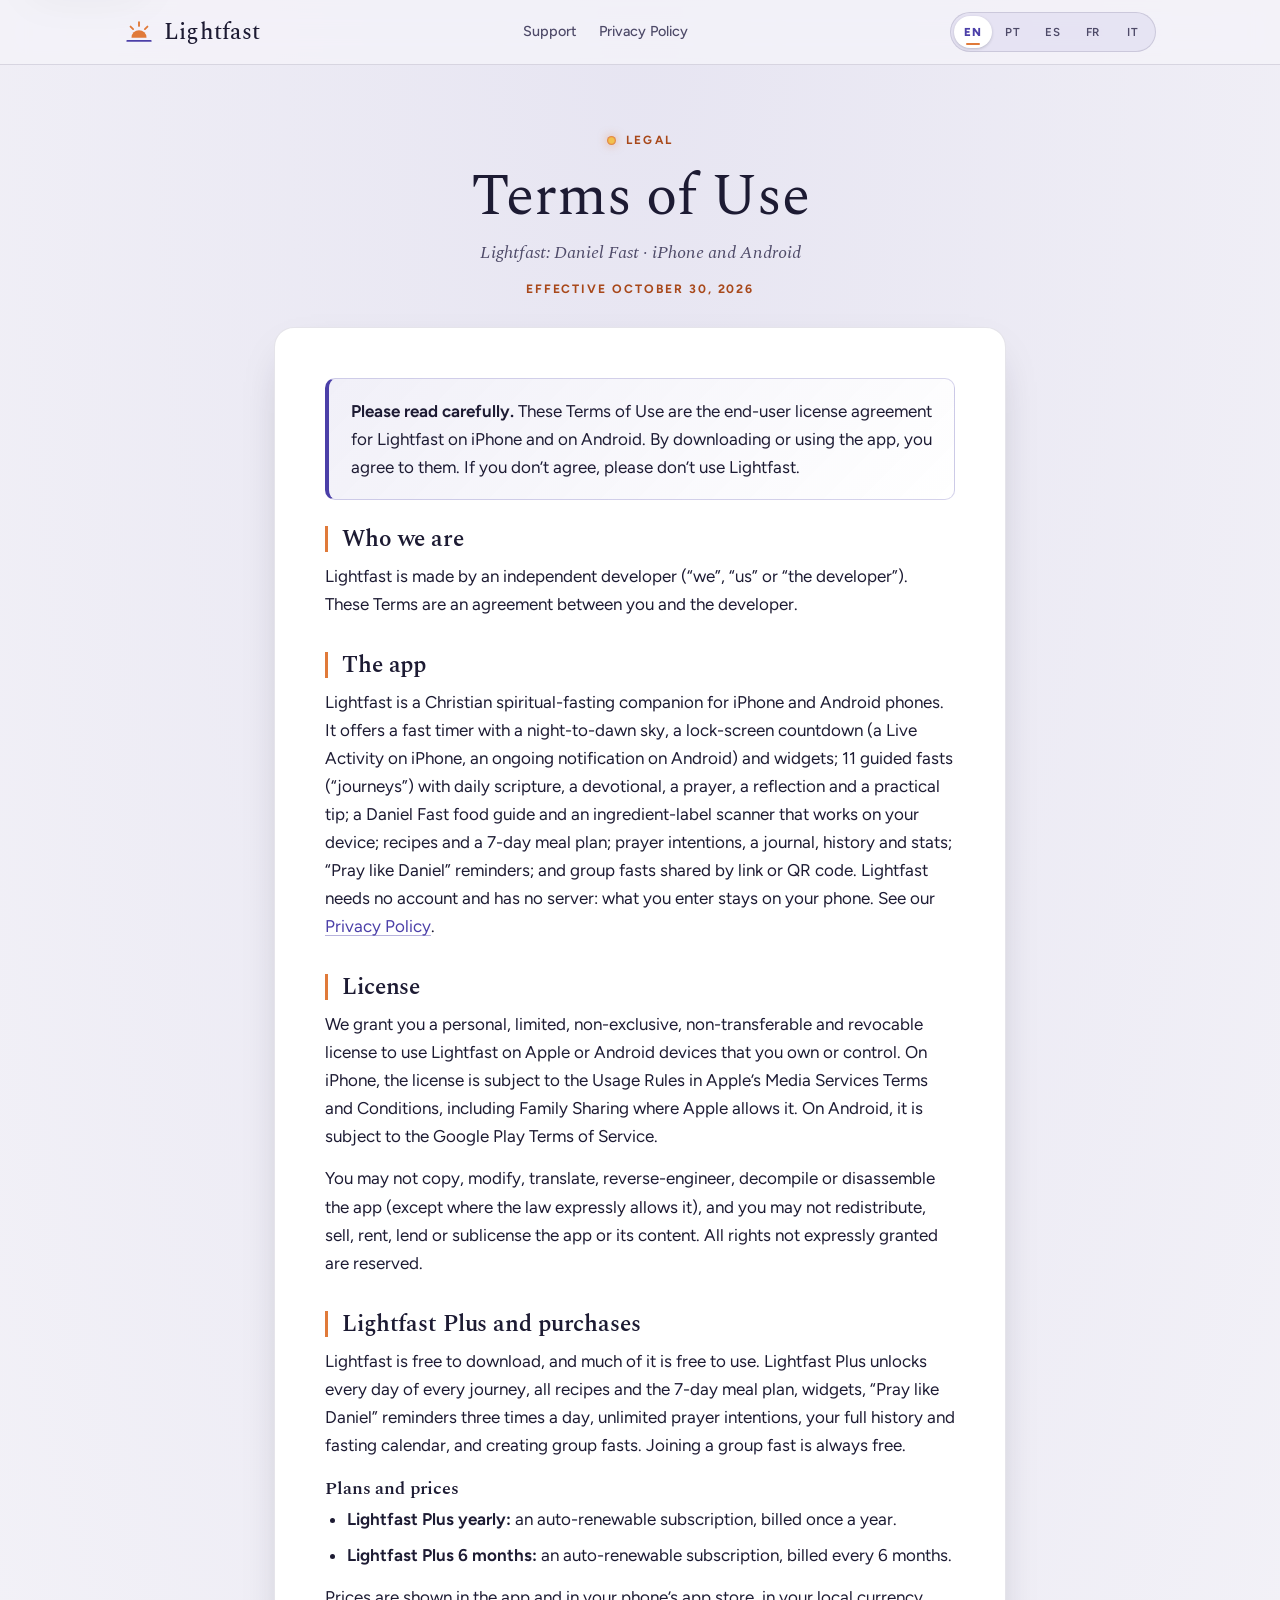
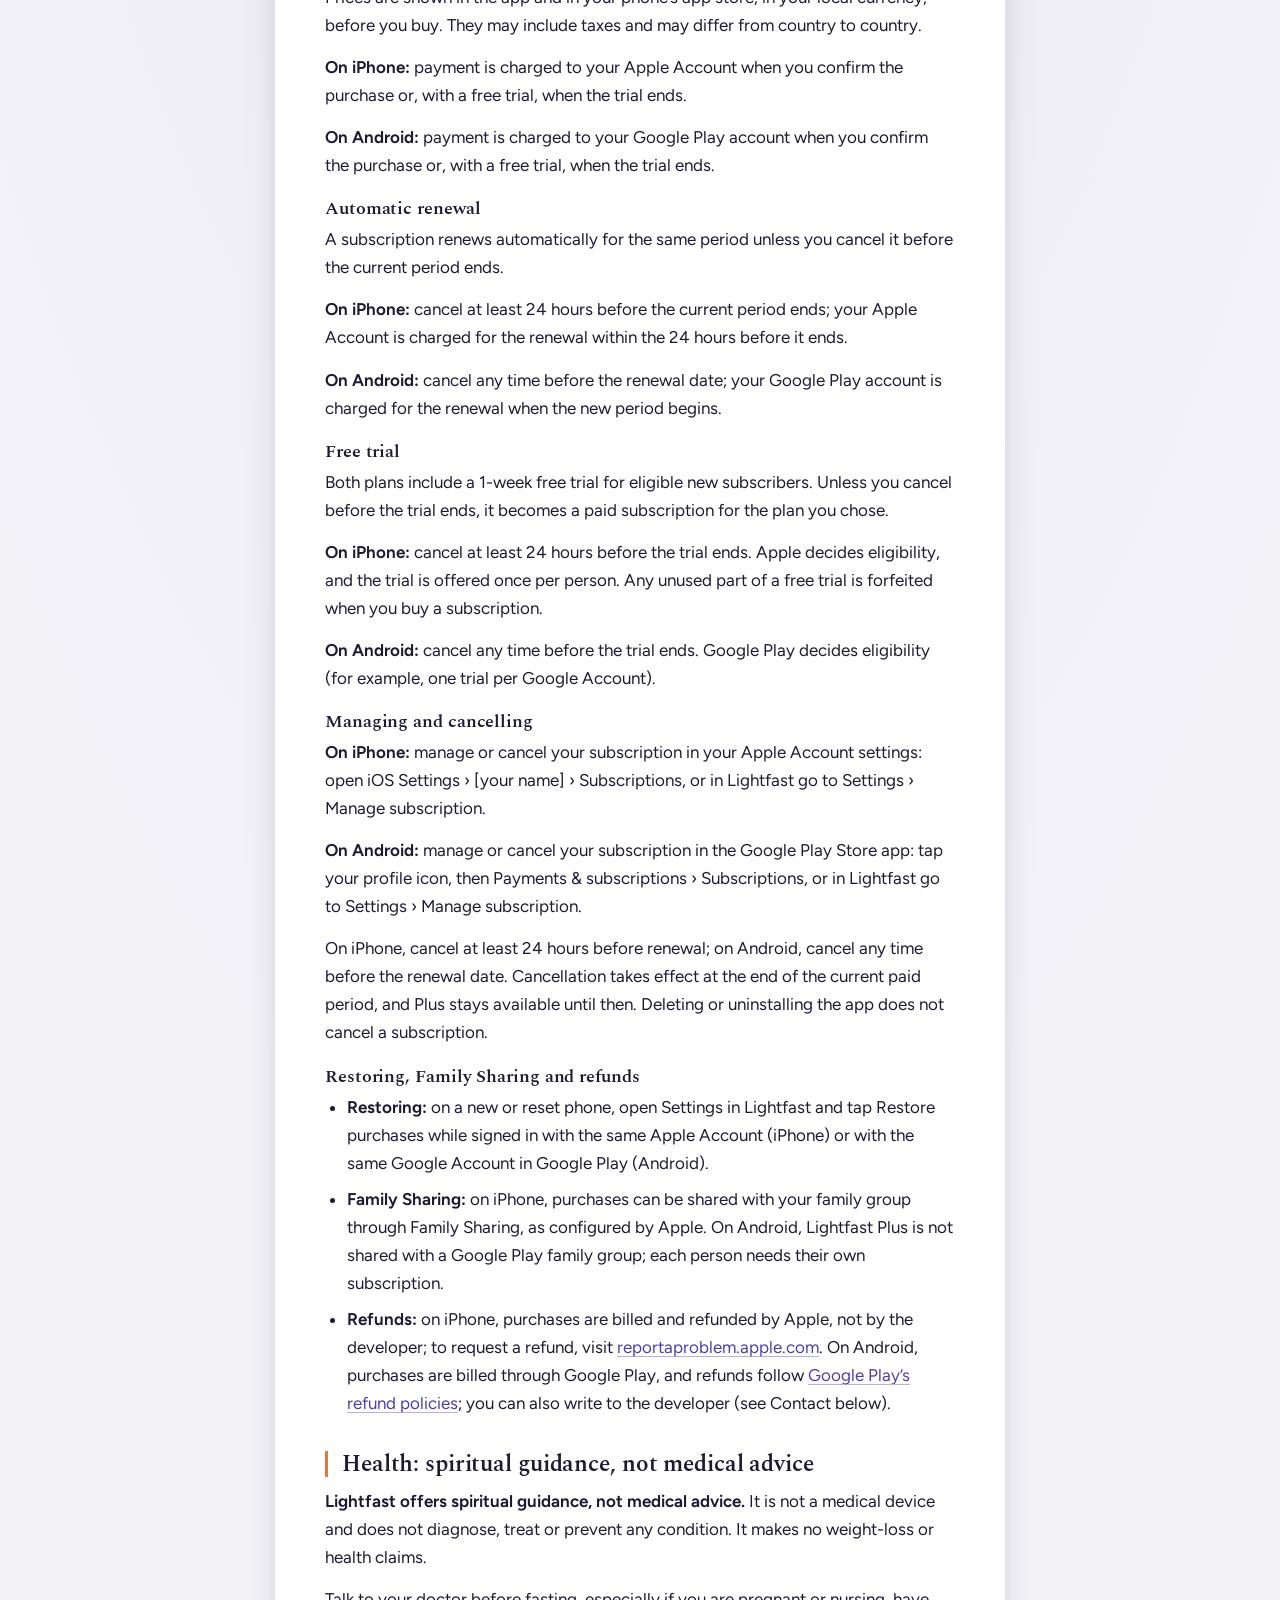
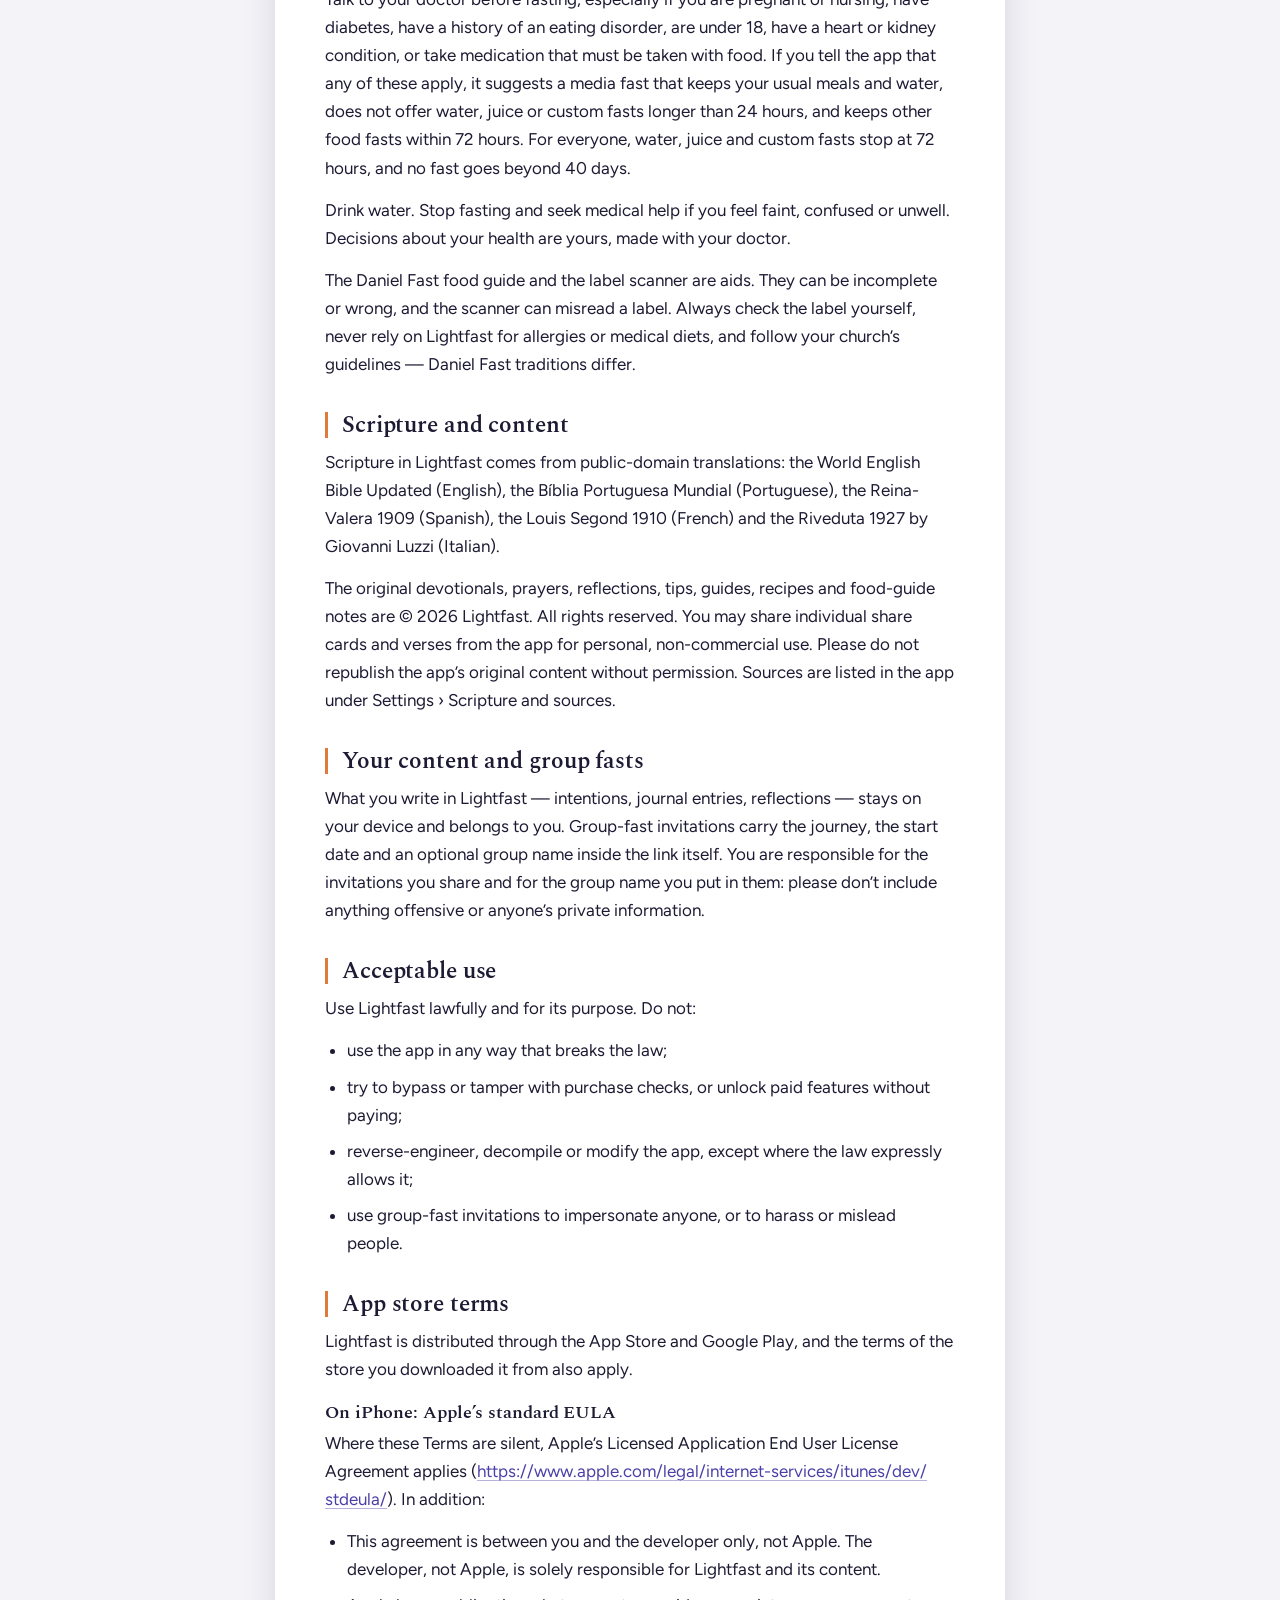
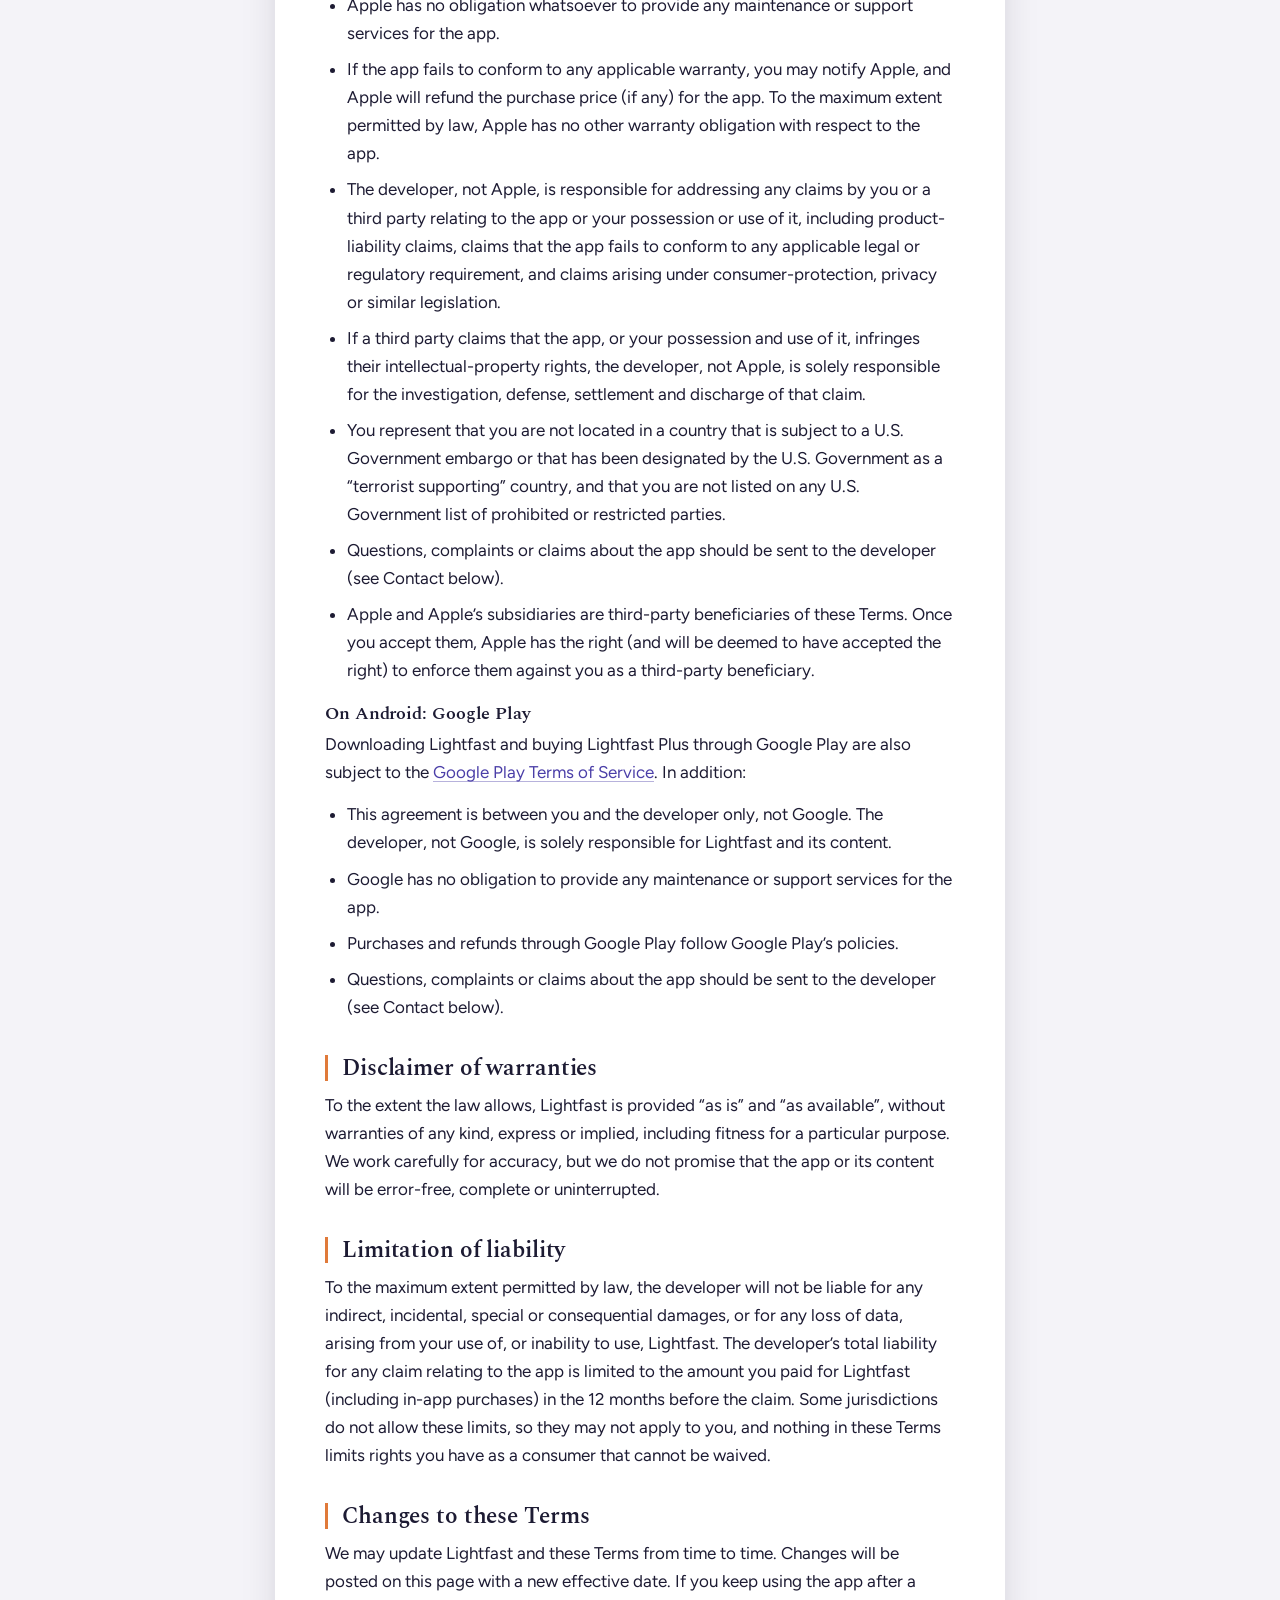
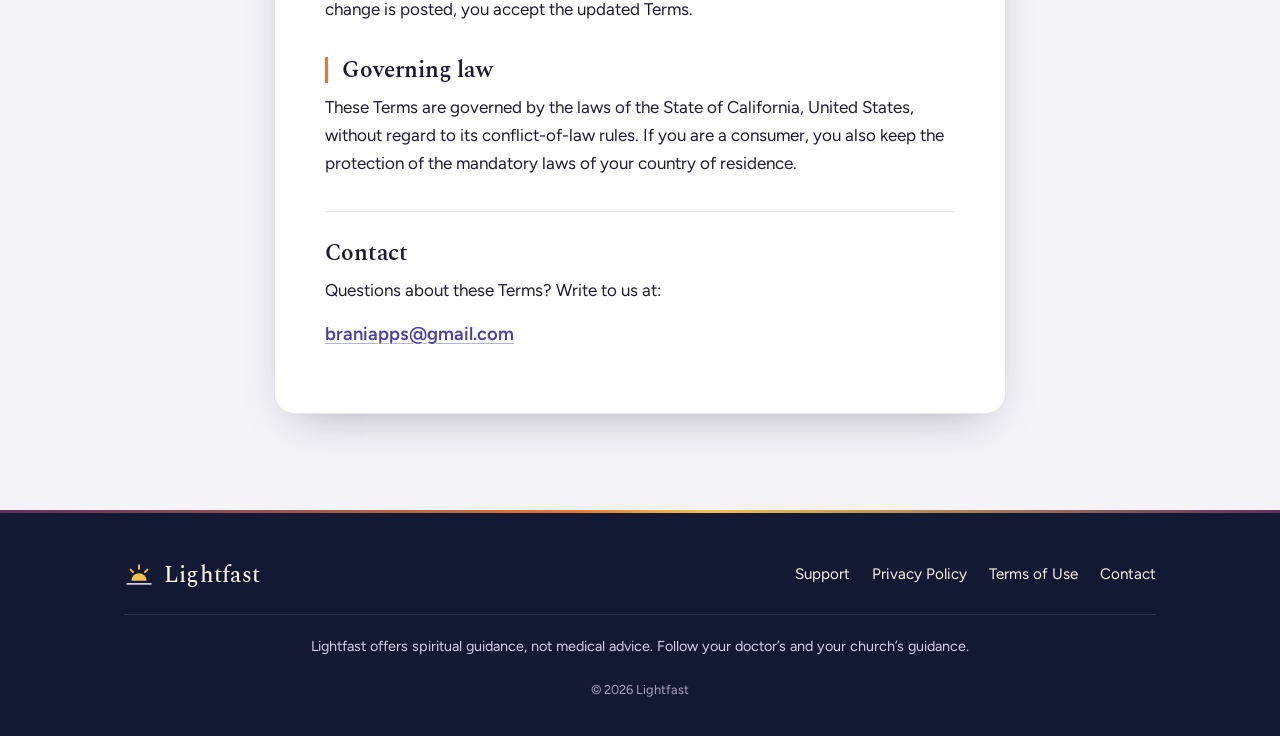
<file: terms-android.html>
<!DOCTYPE html>
<html lang="en">
<head>
  <meta charset="UTF-8">
  <meta name="viewport" content="width=device-width, initial-scale=1.0">
  <title>Terms of Use — Lightfast</title>
  <meta name="robots" content="noindex">
  <link rel="canonical" href="https://branicio.github.io/lightfast-support/terms.html">
  <!-- One set of terms now covers Lightfast on iPhone and on Android. This address is
       kept because the Android app and the Play listing used it: it forwards to
       terms.html, keeping the language fragment (#portugues, #espanol, #francais, #italiano). -->
  <script>location.replace("terms.html" + location.hash);</script>
  <meta http-equiv="refresh" content="0; url=terms.html">
  <meta name="theme-color" content="#141933">
  <link rel="icon" href="app-icon.png">
  <link rel="stylesheet" href="styles.css">
</head>
<body>
  <main class="wrap narrow">
    <div class="legal-hero">
      <p><a href="terms.html">Terms of Use</a> · <a href="terms.html#portugues" lang="pt-BR">Termos de uso</a> · <a href="terms.html#espanol" lang="es">Términos de uso</a> · <a href="terms.html#francais" lang="fr">Conditions d’utilisation</a> · <a href="terms.html#italiano" lang="it">Condizioni d’uso</a></p>
    </div>
  </main>
</body>
</html>
</file>
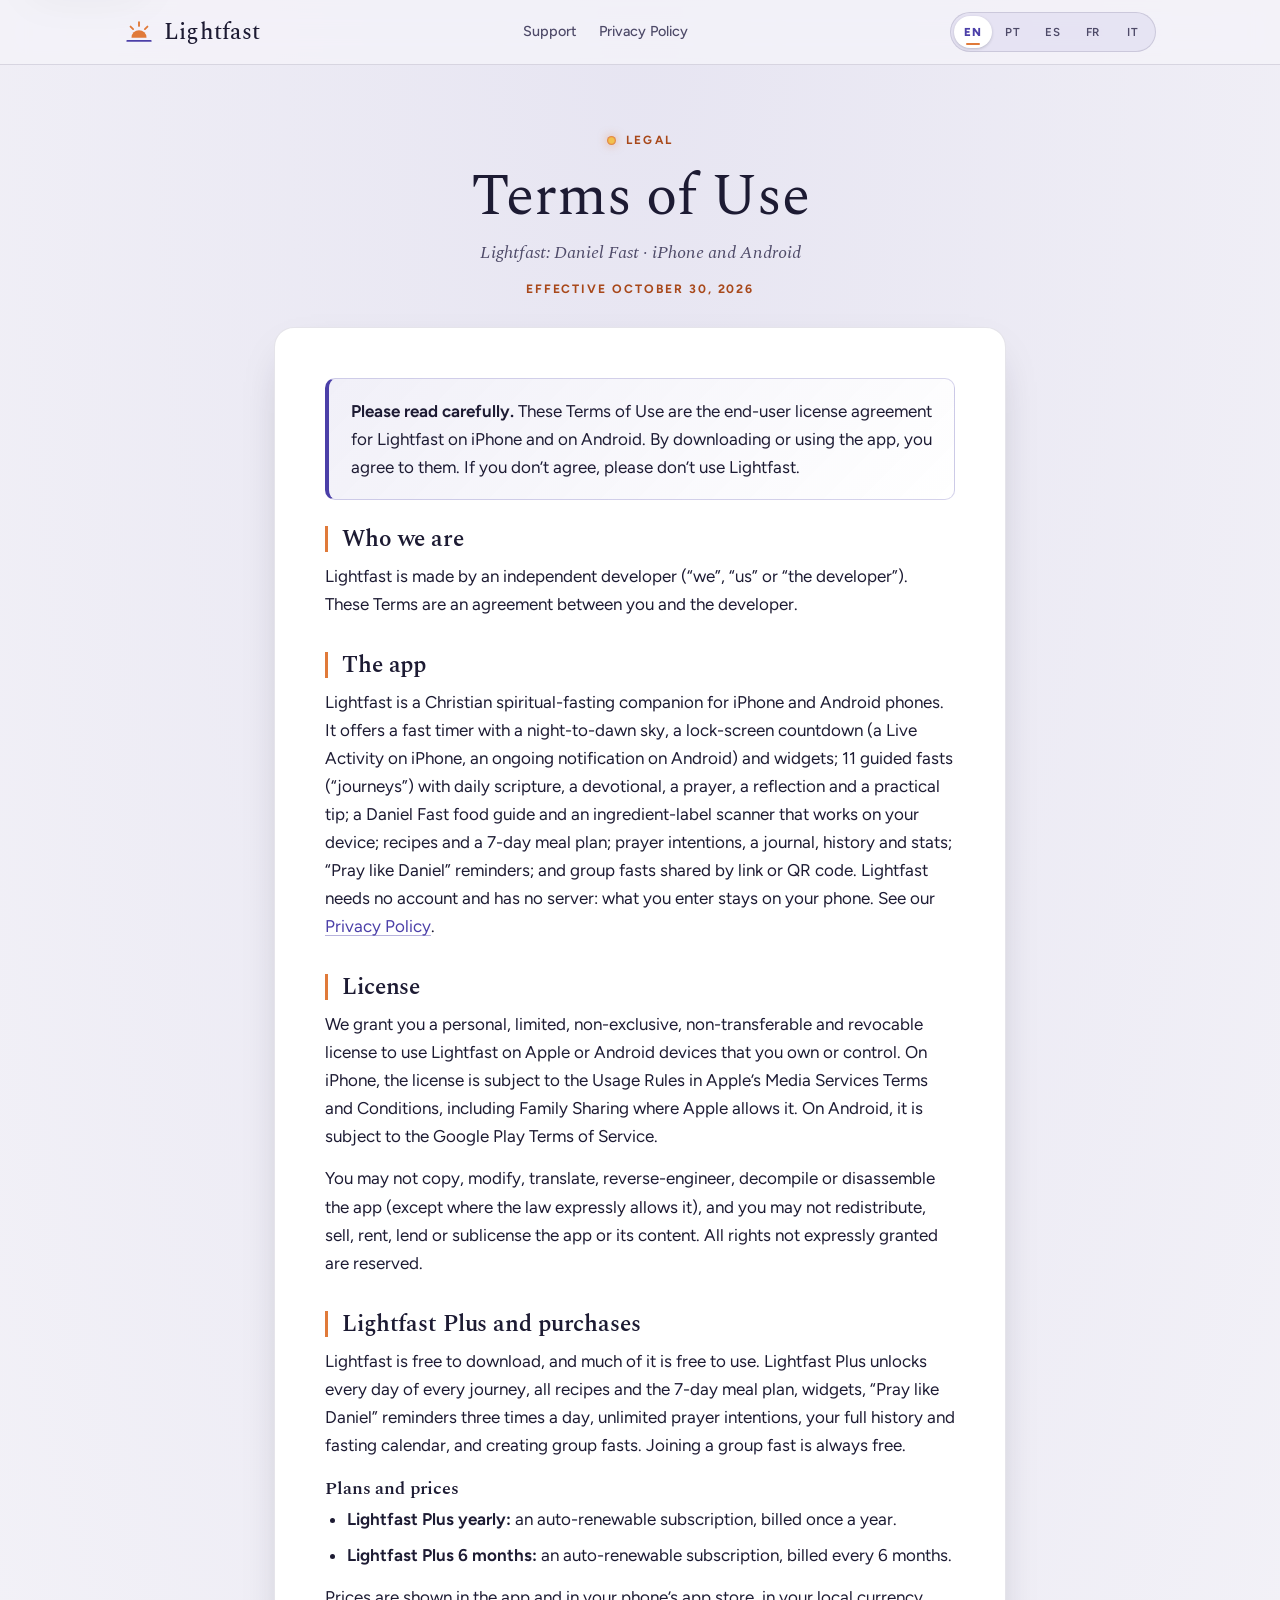
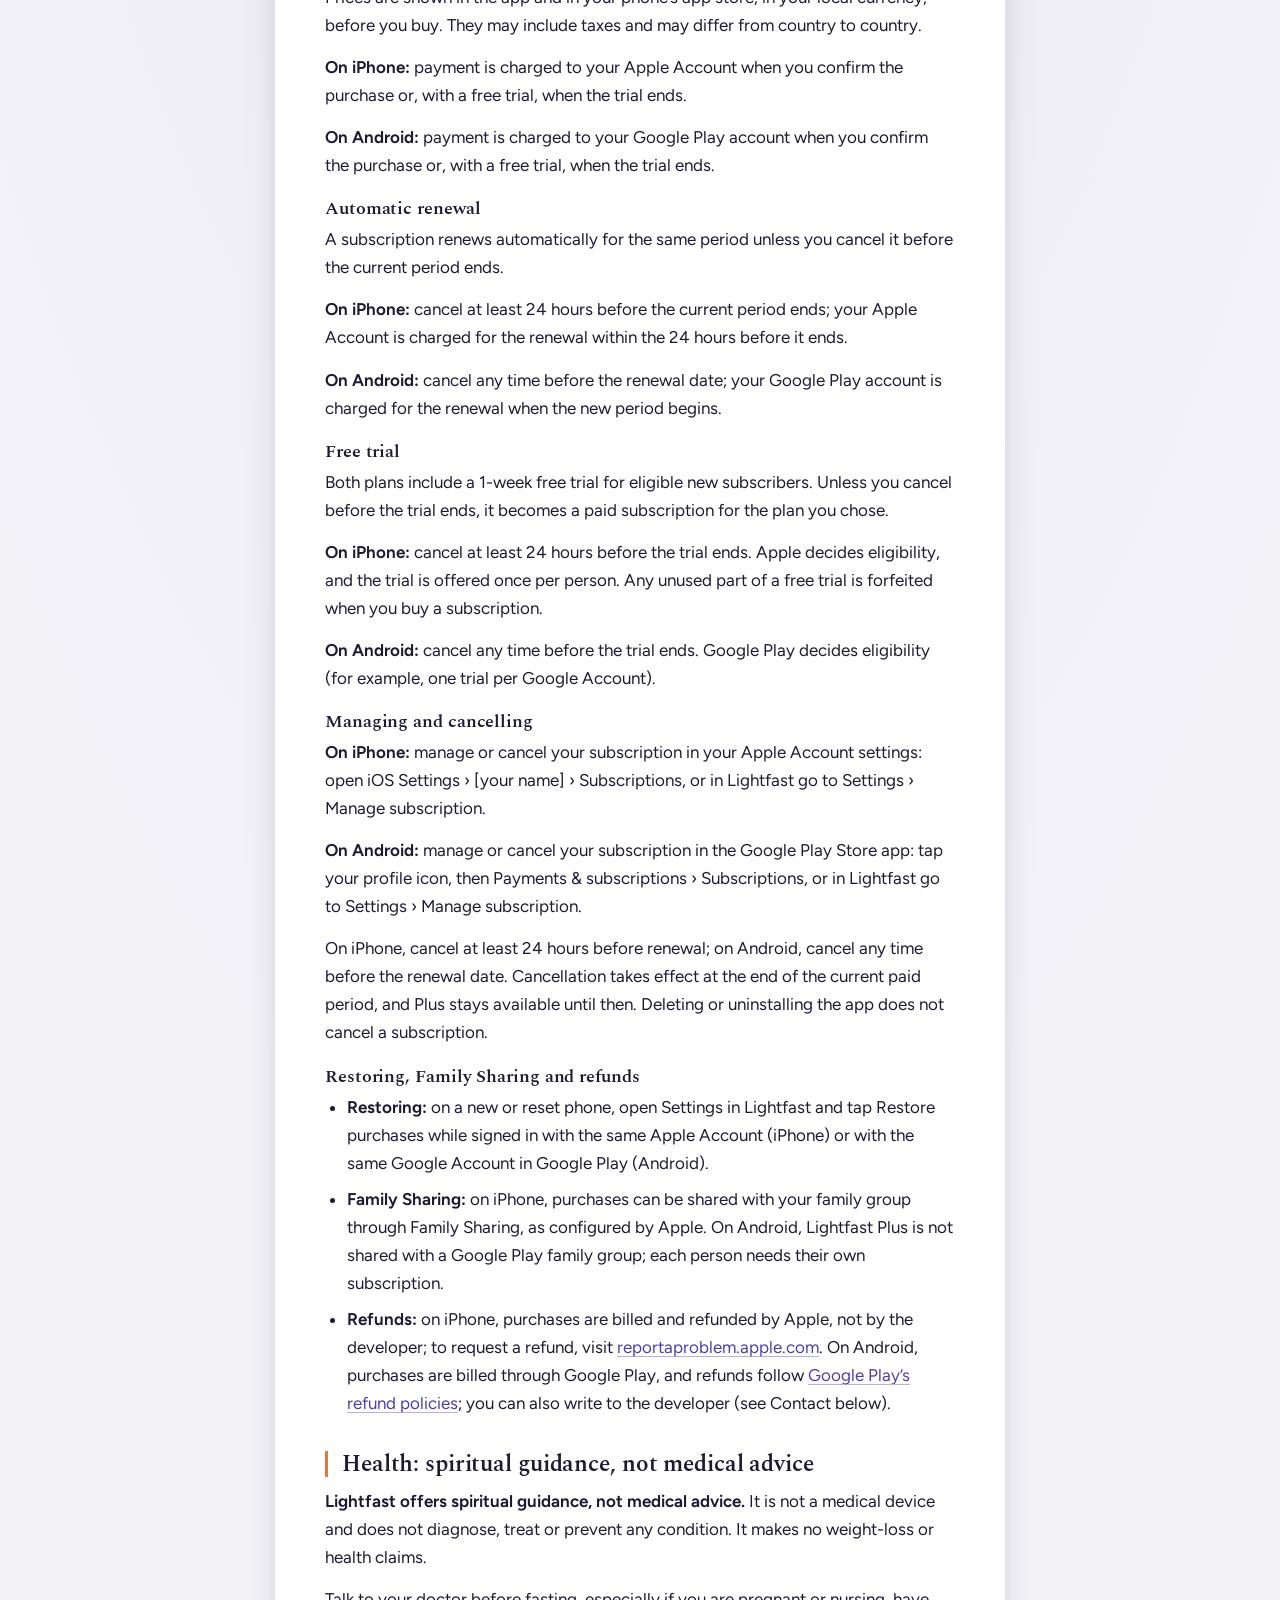
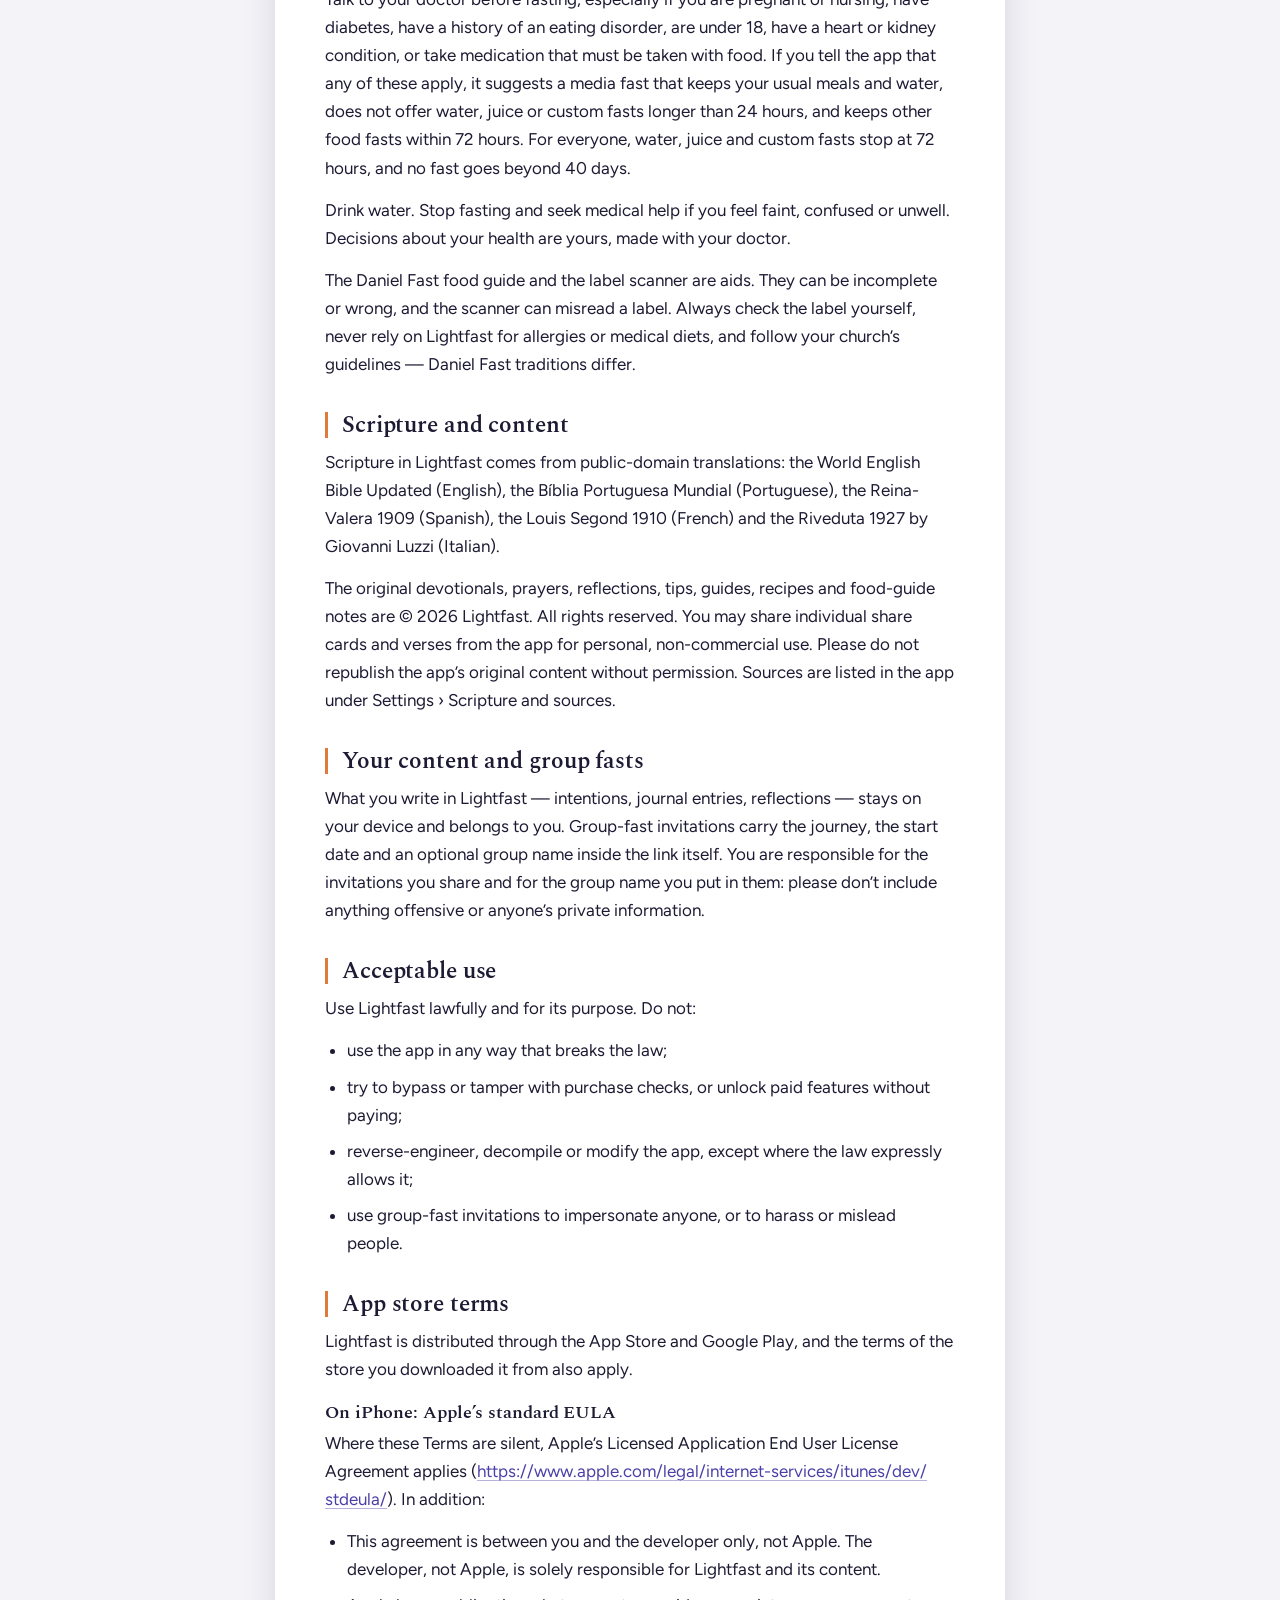
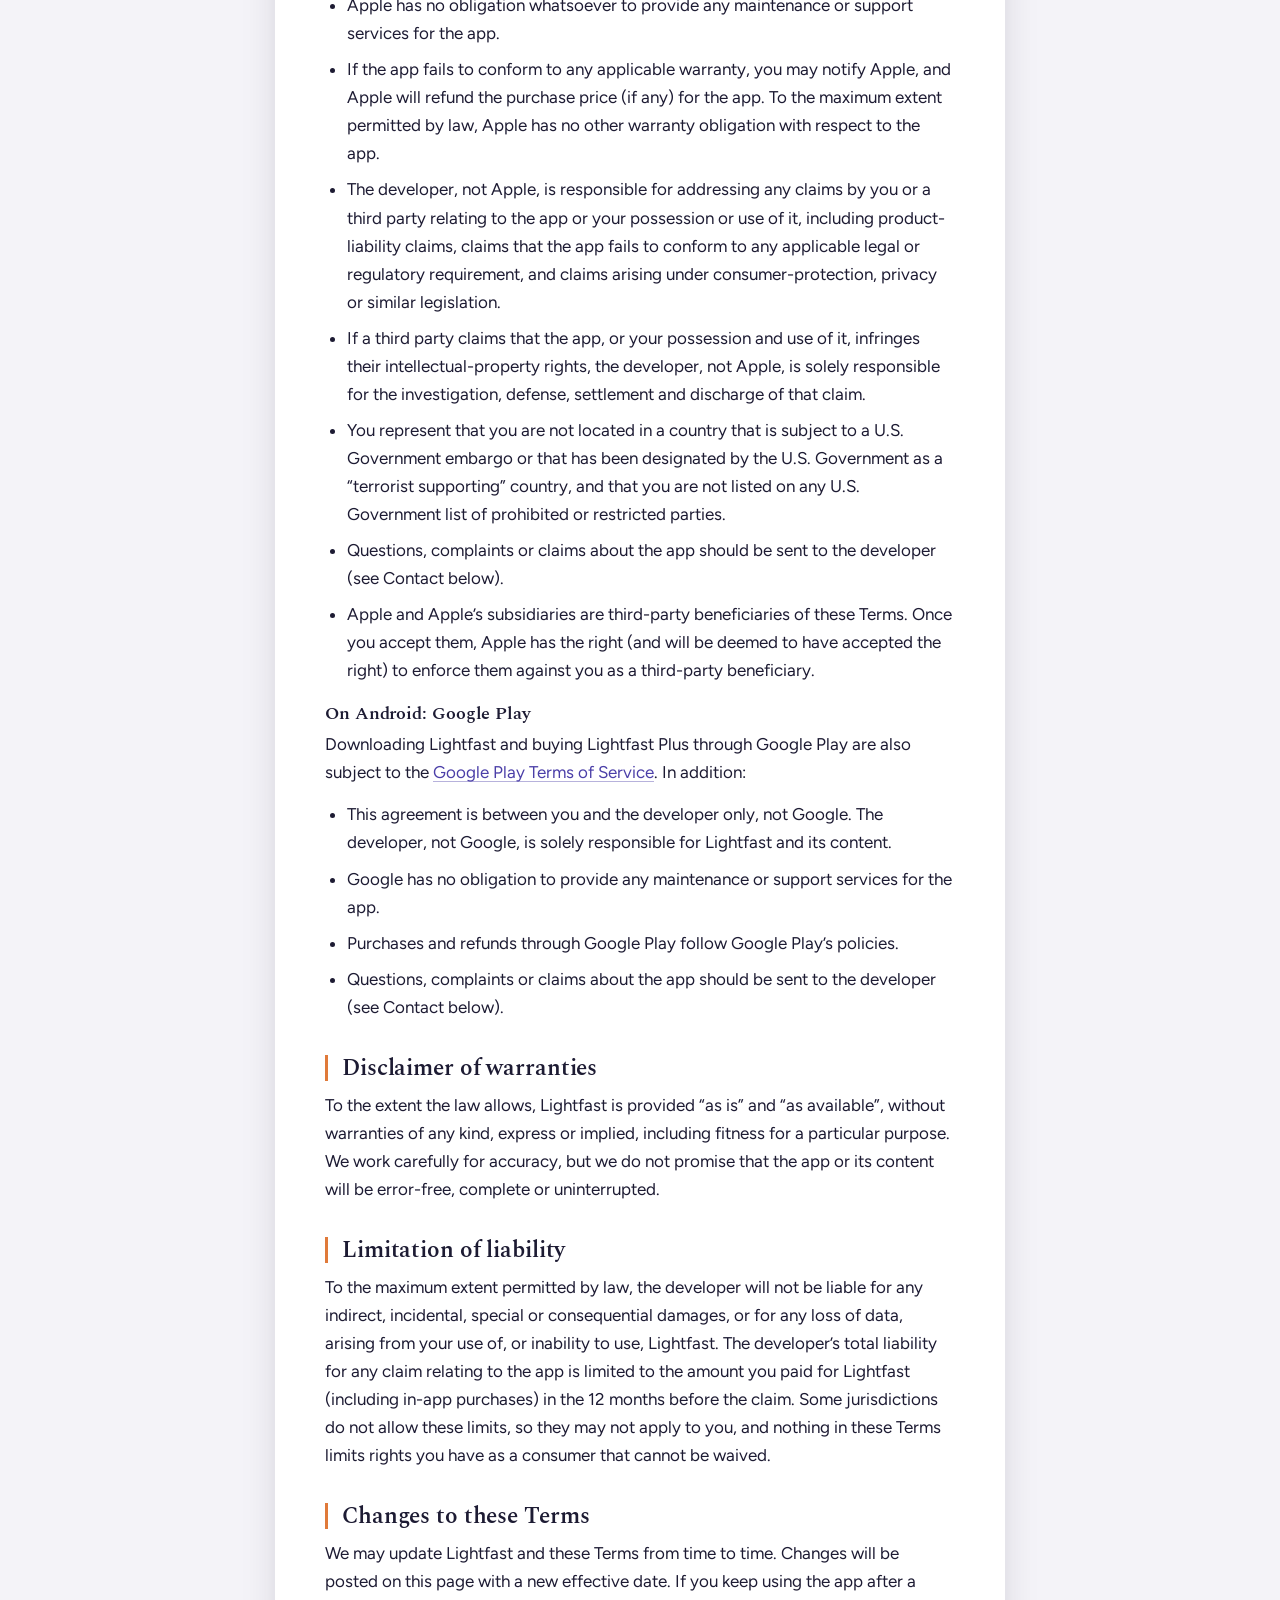
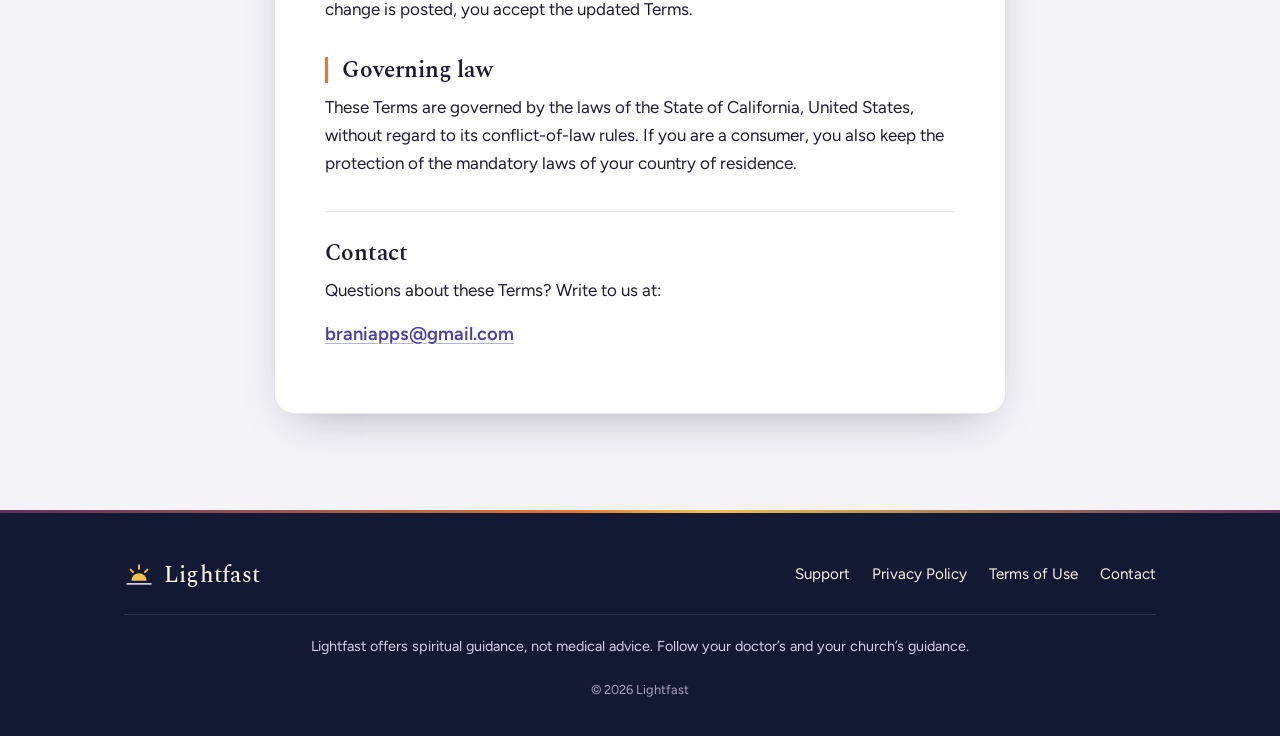
<file: terms.html>
<!DOCTYPE html>
<html lang="en">
<head>
  <meta charset="UTF-8">
  <meta name="viewport" content="width=device-width, initial-scale=1.0">
  <title data-i18n-en="Terms of Use — Lightfast" data-i18n-pt="Termos de uso — Lightfast" data-i18n-es="Términos de uso — Lightfast" data-i18n-fr="Conditions d’utilisation — Lightfast" data-i18n-it="Condizioni d’uso — Lightfast">Terms of Use — Lightfast</title>
  <meta name="description" content="Terms of Use and end-user license agreement for Lightfast, the Christian fasting and prayer app for iPhone and Android. Termos de uso. Términos de uso. Conditions d’utilisation. Condizioni d’uso.">
  <meta name="theme-color" content="#141933">
  <link rel="icon" href="app-icon.png">
  <link rel="apple-touch-icon" href="app-icon.png">
  <link rel="preconnect" href="https://fonts.googleapis.com">
  <link rel="preconnect" href="https://fonts.gstatic.com" crossorigin>
  <link href="https://fonts.googleapis.com/css2?family=Figtree:wght@400;500;600;700;800&family=Spectral:ital,wght@0,300;0,400;0,500;0,600;1,300;1,400&display=swap" rel="stylesheet">
  <link rel="stylesheet" href="styles.css">
  <script src="site.js" defer></script>
</head>
<body>
  <a class="skip" href="#main" data-i18n-en="Skip to content" data-i18n-pt="Pular para o conteúdo" data-i18n-es="Saltar al contenido" data-i18n-fr="Aller au contenu" data-i18n-it="Vai al contenuto">Skip to content</a>
  <header class="nav">
    <div class="wrap">
      <a class="brand" href="index.html">
        <svg class="mark" width="30" height="30" viewBox="0 0 32 32" aria-hidden="true" focusable="false"><path class="sun" d="M8 22a8 8 0 0 1 16 0z"/><path class="rays" d="M16 5.5v4M7 10.2l2.7 2.7M25 10.2l-2.7 2.7" fill="none" stroke-width="2" stroke-linecap="round"/><path class="line" d="M3.5 25.5h25" fill="none" stroke-width="2" stroke-linecap="round"/></svg>
        Lightfast
      </a>
      <nav class="nav-links" aria-label="Site" data-i18n-aria-en="Site" data-i18n-aria-pt="Site" data-i18n-aria-es="Sitio" data-i18n-aria-fr="Site" data-i18n-aria-it="Sito">
        <a href="index.html" data-i18n-en="Support" data-i18n-pt="Suporte" data-i18n-es="Soporte" data-i18n-fr="Assistance" data-i18n-it="Assistenza">Support</a>
        <a href="privacy.html" data-i18n-en="Privacy Policy" data-i18n-pt="Política de privacidade" data-i18n-es="Política de privacidad" data-i18n-fr="Politique de confidentialité" data-i18n-it="Informativa sulla privacy">Privacy Policy</a>
      </nav>
      <div class="nav-right">
        <div class="langtabs" role="tablist" aria-label="Language" data-i18n-aria-en="Language" data-i18n-aria-pt="Idioma" data-i18n-aria-es="Idioma" data-i18n-aria-fr="Langue" data-i18n-aria-it="Lingua">
          <button type="button" role="tab" data-lang-target="en" lang="en" aria-label="English">EN</button>
          <button type="button" role="tab" data-lang-target="pt" lang="pt-BR" aria-label="Português (Brasil)">PT</button>
          <button type="button" role="tab" data-lang-target="es" lang="es" aria-label="Español">ES</button>
          <button type="button" role="tab" data-lang-target="fr" lang="fr" aria-label="Français">FR</button>
          <button type="button" role="tab" data-lang-target="it" lang="it" aria-label="Italiano">IT</button>
        </div>
      </div>
    </div>
  </header>

  <main id="main" class="wrap narrow" tabindex="-1">
    <!-- One set of terms for both apps. Store-specific clauses come in pairs, iPhone
         first: purchases, renewal, trial, cancelling, restoring, refunds, store terms. -->

    <!-- ============================================================ EN -->
    <div data-lang="en" lang="en">
      <div class="legal-hero">
        <span class="kicker">Legal</span>
        <h1>Terms of Use</h1>
        <p class="app">Lightfast: Daniel Fast · iPhone and Android</p>
        <p class="date">Effective October 30, 2026</p>
      </div>

      <div class="legal">
        <div class="card">
          <div class="highlight">
            <strong>Please read carefully.</strong> These Terms of Use are the end-user license agreement for Lightfast on iPhone and on Android. By downloading or using the app, you agree to them. If you don’t agree, please don’t use Lightfast.
          </div>

          <h2>Who we are</h2>
          <p>Lightfast is made by an independent developer (“we”, “us” or “the developer”). These Terms are an agreement between you and the developer.</p>

          <h2>The app</h2>
          <p>Lightfast is a Christian spiritual-fasting companion for iPhone and Android phones. It offers a fast timer with a night-to-dawn sky, a lock-screen countdown (a Live Activity on iPhone, an ongoing notification on Android) and widgets; 11 guided fasts (“journeys”) with daily scripture, a devotional, a prayer, a reflection and a practical tip; a Daniel Fast food guide and an ingredient-label scanner that works on your device; recipes and a 7-day meal plan; prayer intentions, a journal, history and stats; “Pray like Daniel” reminders; and group fasts shared by link or QR code. Lightfast needs no account and has no server: what you enter stays on your phone. See our <a href="privacy.html">Privacy Policy</a>.</p>

          <h2>License</h2>
          <p>We grant you a personal, limited, non-exclusive, non-transferable and revocable license to use Lightfast on Apple or Android devices that you own or control. On iPhone, the license is subject to the Usage Rules in Apple’s Media Services Terms and Conditions, including Family Sharing where Apple allows it. On Android, it is subject to the Google Play Terms of Service.</p>
          <p>You may not copy, modify, translate, reverse-engineer, decompile or disassemble the app (except where the law expressly allows it), and you may not redistribute, sell, rent, lend or sublicense the app or its content. All rights not expressly granted are reserved.</p>

          <h2>Lightfast Plus and purchases</h2>
          <p>Lightfast is free to download, and much of it is free to use. Lightfast Plus unlocks every day of every journey, all recipes and the 7-day meal plan, widgets, “Pray like Daniel” reminders three times a day, unlimited prayer intentions, your full history and fasting calendar, and creating group fasts. Joining a group fast is always free.</p>

          <h3>Plans and prices</h3>
          <ul>
            <li><strong>Lightfast Plus yearly:</strong> an auto-renewable subscription, billed once a year.</li>
            <li><strong>Lightfast Plus 6 months:</strong> an auto-renewable subscription, billed every 6 months.</li>
          </ul>
          <p>Prices are shown in the app and in your phone’s app store, in your local currency, before you buy. They may include taxes and may differ from country to country.</p>
          <p><strong>On iPhone:</strong> payment is charged to your Apple Account when you confirm the purchase or, with a free trial, when the trial ends.</p>
          <p><strong>On Android:</strong> payment is charged to your Google Play account when you confirm the purchase or, with a free trial, when the trial ends.</p>

          <h3>Automatic renewal</h3>
          <p>A subscription renews automatically for the same period unless you cancel it before the current period ends.</p>
          <p><strong>On iPhone:</strong> cancel at least 24 hours before the current period ends; your Apple Account is charged for the renewal within the 24 hours before it ends.</p>
          <p><strong>On Android:</strong> cancel any time before the renewal date; your Google Play account is charged for the renewal when the new period begins.</p>

          <h3>Free trial</h3>
          <p>Both plans include a 1-week free trial for eligible new subscribers. Unless you cancel before the trial ends, it becomes a paid subscription for the plan you chose.</p>
          <p><strong>On iPhone:</strong> cancel at least 24 hours before the trial ends. Apple decides eligibility, and the trial is offered once per person. Any unused part of a free trial is forfeited when you buy a subscription.</p>
          <p><strong>On Android:</strong> cancel any time before the trial ends. Google Play decides eligibility (for example, one trial per Google Account).</p>

          <h3>Managing and cancelling</h3>
          <p><strong>On iPhone:</strong> manage or cancel your subscription in your Apple Account settings: open iOS Settings › [your name] › Subscriptions, or in Lightfast go to Settings › Manage subscription.</p>
          <p><strong>On Android:</strong> manage or cancel your subscription in the Google Play Store app: tap your profile icon, then Payments &amp; subscriptions › Subscriptions, or in Lightfast go to Settings › Manage subscription.</p>
          <p>On iPhone, cancel at least 24 hours before renewal; on Android, cancel any time before the renewal date. Cancellation takes effect at the end of the current paid period, and Plus stays available until then. Deleting or uninstalling the app does not cancel a subscription.</p>

          <h3>Restoring, Family Sharing and refunds</h3>
          <ul>
            <li><strong>Restoring:</strong> on a new or reset phone, open Settings in Lightfast and tap Restore purchases while signed in with the same Apple Account (iPhone) or with the same Google Account in Google Play (Android).</li>
            <li><strong>Family Sharing:</strong> on iPhone, purchases can be shared with your family group through Family Sharing, as configured by Apple. On Android, Lightfast Plus is not shared with a Google Play family group; each person needs their own subscription.</li>
            <li><strong>Refunds:</strong> on iPhone, purchases are billed and refunded by Apple, not by the developer; to request a refund, visit <a href="https://reportaproblem.apple.com/">reportaproblem.apple.com</a>. On Android, purchases are billed through Google Play, and refunds follow <a href="https://support.google.com/googleplay/answer/2479637">Google Play’s refund policies</a>; you can also write to the developer (see Contact below).</li>
          </ul>

          <h2>Health: spiritual guidance, not medical advice</h2>
          <p><strong>Lightfast offers spiritual guidance, not medical advice.</strong> It is not a medical device and does not diagnose, treat or prevent any condition. It makes no weight-loss or health claims.</p>
          <p>Talk to your doctor before fasting, especially if you are pregnant or nursing, have diabetes, have a history of an eating disorder, are under 18, have a heart or kidney condition, or take medication that must be taken with food. If you tell the app that any of these apply, it suggests a media fast that keeps your usual meals and water, does not offer water, juice or custom fasts longer than 24 hours, and keeps other food fasts within 72 hours. For everyone, water, juice and custom fasts stop at 72 hours, and no fast goes beyond 40 days.</p>
          <p>Drink water. Stop fasting and seek medical help if you feel faint, confused or unwell. Decisions about your health are yours, made with your doctor.</p>
          <p>The Daniel Fast food guide and the label scanner are aids. They can be incomplete or wrong, and the scanner can misread a label. Always check the label yourself, never rely on Lightfast for allergies or medical diets, and follow your church’s guidelines — Daniel Fast traditions differ.</p>

          <h2>Scripture and content</h2>
          <p>Scripture in Lightfast comes from public-domain translations: the World English Bible Updated (English), the Bíblia Portuguesa Mundial (Portuguese), the Reina-Valera 1909 (Spanish), the Louis Segond 1910 (French) and the Riveduta 1927 by Giovanni Luzzi (Italian).</p>
          <p>The original devotionals, prayers, reflections, tips, guides, recipes and food-guide notes are © 2026 Lightfast. All rights reserved. You may share individual share cards and verses from the app for personal, non-commercial use. Please do not republish the app’s original content without permission. Sources are listed in the app under Settings › Scripture and sources.</p>

          <h2>Your content and group fasts</h2>
          <p>What you write in Lightfast — intentions, journal entries, reflections — stays on your device and belongs to you. Group-fast invitations carry the journey, the start date and an optional group name inside the link itself. You are responsible for the invitations you share and for the group name you put in them: please don’t include anything offensive or anyone’s private information.</p>

          <h2>Acceptable use</h2>
          <p>Use Lightfast lawfully and for its purpose. Do not:</p>
          <ul>
            <li>use the app in any way that breaks the law;</li>
            <li>try to bypass or tamper with purchase checks, or unlock paid features without paying;</li>
            <li>reverse-engineer, decompile or modify the app, except where the law expressly allows it;</li>
            <li>use group-fast invitations to impersonate anyone, or to harass or mislead people.</li>
          </ul>

          <h2>App store terms</h2>
          <p>Lightfast is distributed through the App Store and Google Play, and the terms of the store you downloaded it from also apply.</p>

          <h3>On iPhone: Apple’s standard EULA</h3>
          <p>Where these Terms are silent, Apple’s Licensed Application End User License Agreement applies (<a href="https://www.apple.com/legal/internet-services/itunes/dev/stdeula/">https://www.apple.com/<wbr>legal/<wbr>internet-services/<wbr>itunes/<wbr>dev/<wbr>stdeula/</a>). In addition:</p>
          <ul>
            <li>This agreement is between you and the developer only, not Apple. The developer, not Apple, is solely responsible for Lightfast and its content.</li>
            <li>Apple has no obligation whatsoever to provide any maintenance or support services for the app.</li>
            <li>If the app fails to conform to any applicable warranty, you may notify Apple, and Apple will refund the purchase price (if any) for the app. To the maximum extent permitted by law, Apple has no other warranty obligation with respect to the app.</li>
            <li>The developer, not Apple, is responsible for addressing any claims by you or a third party relating to the app or your possession or use of it, including product-liability claims, claims that the app fails to conform to any applicable legal or regulatory requirement, and claims arising under consumer-protection, privacy or similar legislation.</li>
            <li>If a third party claims that the app, or your possession and use of it, infringes their intellectual-property rights, the developer, not Apple, is solely responsible for the investigation, defense, settlement and discharge of that claim.</li>
            <li>You represent that you are not located in a country that is subject to a U.S. Government embargo or that has been designated by the U.S. Government as a “terrorist supporting” country, and that you are not listed on any U.S. Government list of prohibited or restricted parties.</li>
            <li>Questions, complaints or claims about the app should be sent to the developer (see Contact below).</li>
            <li>Apple and Apple’s subsidiaries are third-party beneficiaries of these Terms. Once you accept them, Apple has the right (and will be deemed to have accepted the right) to enforce them against you as a third-party beneficiary.</li>
          </ul>

          <h3>On Android: Google Play</h3>
          <p>Downloading Lightfast and buying Lightfast Plus through Google Play are also subject to the <a href="https://play.google.com/about/play-terms/">Google Play Terms of Service</a>. In addition:</p>
          <ul>
            <li>This agreement is between you and the developer only, not Google. The developer, not Google, is solely responsible for Lightfast and its content.</li>
            <li>Google has no obligation to provide any maintenance or support services for the app.</li>
            <li>Purchases and refunds through Google Play follow Google Play’s policies.</li>
            <li>Questions, complaints or claims about the app should be sent to the developer (see Contact below).</li>
          </ul>

          <h2>Disclaimer of warranties</h2>
          <p>To the extent the law allows, Lightfast is provided “as is” and “as available”, without warranties of any kind, express or implied, including fitness for a particular purpose. We work carefully for accuracy, but we do not promise that the app or its content will be error-free, complete or uninterrupted.</p>

          <h2>Limitation of liability</h2>
          <p>To the maximum extent permitted by law, the developer will not be liable for any indirect, incidental, special or consequential damages, or for any loss of data, arising from your use of, or inability to use, Lightfast. The developer’s total liability for any claim relating to the app is limited to the amount you paid for Lightfast (including in-app purchases) in the 12 months before the claim. Some jurisdictions do not allow these limits, so they may not apply to you, and nothing in these Terms limits rights you have as a consumer that cannot be waived.</p>

          <h2>Changes to these Terms</h2>
          <p>We may update Lightfast and these Terms from time to time. Changes will be posted on this page with a new effective date. If you keep using the app after a change is posted, you accept the updated Terms.</p>

          <h2>Governing law</h2>
          <p>These Terms are governed by the laws of the State of California, United States, without regard to its conflict-of-law rules. If you are a consumer, you also keep the protection of the mandatory laws of your country of residence.</p>

          <div class="contact">
            <h2>Contact</h2>
            <p>Questions about these Terms? Write to us at:</p>
            <p><a href="mailto:braniapps@gmail.com?subject=Lightfast%20support">braniapps@gmail.com</a></p>
          </div>
        </div>
      </div>
    </div>

    <!-- ============================================================ PT-BR -->
    <div data-lang="pt" lang="pt-BR">
      <div class="legal-hero">
        <span class="kicker">Legal</span>
        <h1>Termos de uso</h1>
        <p class="app">Lightfast: Jejum de Daniel · iPhone e Android</p>
        <p class="date">Em vigor desde 30 de outubro de 2026</p>
      </div>

      <div class="legal">
        <div class="card">
          <div class="highlight">
            <strong>Leia com atenção.</strong> Estes Termos de Uso são o contrato de licença de usuário final do Lightfast no iPhone e no Android. Ao baixar ou usar o aplicativo, você concorda com eles. Se não concordar, por favor não use o Lightfast.
          </div>

          <h2>Quem somos</h2>
          <p>O Lightfast é feito por um desenvolvedor independente (“nós” ou “o desenvolvedor”). Estes Termos são um acordo entre você e o desenvolvedor.</p>

          <h2>O aplicativo</h2>
          <p>O Lightfast é um app cristão de apoio ao jejum espiritual, feito para iPhone e celulares Android. Ele oferece um cronômetro de jejum com um céu que passa da noite à aurora, uma contagem regressiva na tela de bloqueio (uma Atividade ao Vivo no iPhone, uma notificação contínua no Android) e widgets; 11 jejuns guiados (“jornadas”) com leitura bíblica, devocional, oração, reflexão e uma dica prática para cada dia; um guia de alimentos do Jejum de Daniel e um leitor de rótulos de ingredientes que funciona no seu aparelho; receitas e um cardápio de 7 dias; pedidos de oração, diário, histórico e estatísticas; lembretes “Ore como Daniel”; e jejuns em grupo compartilhados por link ou QR code. O Lightfast não exige conta e não tem servidor: o que você registra fica no seu celular. Veja a nossa <a href="privacy.html">Política de Privacidade</a>.</p>

          <h2>Licença</h2>
          <p>Concedemos a você uma licença pessoal, limitada, não exclusiva, intransferível e revogável para usar o Lightfast em dispositivos Apple ou Android que você possua ou controle. No iPhone, a licença segue as Regras de Uso dos Termos e Condições dos Serviços de Mídia da Apple, incluindo o Compartilhamento Familiar quando a Apple o permite. No Android, ela segue os Termos de Serviço do Google Play.</p>
          <p>Você não pode copiar, modificar, traduzir, fazer engenharia reversa, descompilar ou desmontar o aplicativo (exceto quando a lei expressamente o permitir), nem redistribuir, vender, alugar, emprestar ou sublicenciar o aplicativo ou o seu conteúdo. Todos os direitos não concedidos expressamente ficam reservados.</p>

          <h2>Lightfast Plus e compras</h2>
          <p>O download do Lightfast é gratuito, e boa parte do app pode ser usada de graça. O Lightfast Plus libera todos os dias de todas as jornadas, todas as receitas e o cardápio de 7 dias, os widgets, os lembretes “Ore como Daniel” três vezes ao dia, pedidos de oração ilimitados, o histórico completo e o calendário de jejuns, e a criação de jejuns em grupo. Participar de um jejum em grupo é sempre gratuito.</p>

          <h3>Planos e preços</h3>
          <ul>
            <li><strong>Lightfast Plus anual:</strong> assinatura com renovação automática, cobrada uma vez por ano.</li>
            <li><strong>Lightfast Plus semestral:</strong> assinatura com renovação automática, cobrada a cada 6 meses.</li>
          </ul>
          <p>Os preços são mostrados no aplicativo e na loja de aplicativos do seu celular, na sua moeda local, antes da compra. Eles podem incluir impostos e variar de país para país.</p>
          <p><strong>No iPhone:</strong> o pagamento é cobrado da sua Conta Apple quando você confirma a compra ou, com um teste gratuito, quando o teste termina.</p>
          <p><strong>No Android:</strong> o pagamento é cobrado da sua conta do Google Play quando você confirma a compra ou, com um teste gratuito, quando o teste termina.</p>

          <h3>Renovação automática</h3>
          <p>A assinatura é renovada automaticamente pelo mesmo período, a menos que você a cancele antes do fim do período atual.</p>
          <p><strong>No iPhone:</strong> cancele pelo menos 24 horas antes do fim do período atual; a renovação é cobrada da sua Conta Apple nas 24 horas anteriores ao fim do período.</p>
          <p><strong>No Android:</strong> cancele a qualquer momento antes da data de renovação; a renovação é cobrada da sua conta do Google Play quando o novo período começa.</p>

          <h3>Teste gratuito</h3>
          <p>Os dois planos incluem um teste gratuito de 1 semana para novos assinantes elegíveis. Se você não cancelar antes do fim do teste, ele se torna uma assinatura paga do plano escolhido.</p>
          <p><strong>No iPhone:</strong> cancele pelo menos 24 horas antes do fim do teste. A elegibilidade é definida pela Apple, e o teste é oferecido uma vez por pessoa. Qualquer parte não usada de um teste gratuito é perdida quando você compra uma assinatura.</p>
          <p><strong>No Android:</strong> cancele a qualquer momento antes do fim do teste. A elegibilidade é definida pelo Google Play (por exemplo, um teste por Conta do Google).</p>

          <h3>Gerenciar e cancelar</h3>
          <p><strong>No iPhone:</strong> gerencie ou cancele a assinatura nos ajustes da sua Conta Apple: abra Ajustes do iOS › [seu nome] › Assinaturas ou, no Lightfast, vá em Ajustes › Gerenciar assinatura.</p>
          <p><strong>No Android:</strong> gerencie ou cancele a assinatura no app Google Play Store: toque no ícone do seu perfil e depois em Pagamentos e assinaturas › Assinaturas ou, no Lightfast, vá em Ajustes › Gerenciar assinatura.</p>
          <p>No iPhone, cancele pelo menos 24 horas antes da renovação; no Android, cancele a qualquer momento antes da data de renovação. O cancelamento vale a partir do fim do período pago atual, e o Plus continua disponível até lá. Apagar ou desinstalar o aplicativo não cancela a assinatura.</p>

          <h3>Restauração, Compartilhamento Familiar e reembolsos</h3>
          <ul>
            <li><strong>Restauração:</strong> num celular novo ou restaurado, abra os Ajustes do Lightfast e toque em Restaurar compras, usando a mesma Conta Apple (iPhone) ou a mesma Conta do Google no Google Play (Android).</li>
            <li><strong>Compartilhamento Familiar:</strong> no iPhone, as compras podem ser compartilhadas com o seu grupo familiar pelo Compartilhamento Familiar, conforme configurado pela Apple. No Android, o Lightfast Plus não é compartilhado com um grupo familiar do Google Play; cada pessoa precisa da própria assinatura.</li>
            <li><strong>Reembolsos:</strong> no iPhone, as compras são cobradas e reembolsadas pela Apple, não pelo desenvolvedor; para pedir um reembolso, acesse <a href="https://reportaproblem.apple.com/">reportaproblem.apple.com</a>. No Android, as compras são cobradas pelo Google Play, e os reembolsos seguem as <a href="https://support.google.com/googleplay/answer/2479637?hl=pt-BR">políticas de reembolso do Google Play</a>; você também pode escrever para o desenvolvedor (veja Contato abaixo).</li>
          </ul>

          <h2>Saúde: orientação espiritual, não aconselhamento médico</h2>
          <p><strong>O Lightfast oferece orientação espiritual, não aconselhamento médico.</strong> Ele não é um dispositivo médico e não diagnostica, trata nem previne nenhuma condição. Não faz nenhuma promessa de perda de peso nem de benefícios à saúde.</p>
          <p>Converse com o seu médico antes de jejuar, principalmente se você está grávida ou amamentando, tem diabetes, tem histórico de transtorno alimentar, tem menos de 18 anos, tem uma doença cardíaca ou renal, ou toma medicamentos que precisam ser tomados com comida. Se você informar ao aplicativo alguma dessas condições, ele sugere um jejum das mídias, mantendo suas refeições e água habituais, não oferece jejuns só de água, de sucos ou personalizados de mais de 24 horas e limita os demais jejuns de alimentos a 72 horas. Para todos, os jejuns de água, de sucos e personalizados param em 72 horas, e nenhum jejum passa de 40 dias.</p>
          <p>Beba água. Interrompa o jejum e procure ajuda médica se tiver sensação de desmaio, confusão mental ou mal-estar. As decisões sobre a sua saúde são suas, tomadas com o seu médico.</p>
          <p>O guia de alimentos do Jejum de Daniel e o leitor de rótulos são ferramentas de apoio. Eles podem estar incompletos ou errados, e o leitor pode interpretar mal um rótulo. Confira sempre o rótulo pessoalmente, nunca dependa do Lightfast para alergias ou dietas médicas, e siga as orientações da sua igreja — as tradições do Jejum de Daniel variam.</p>

          <h2>Escritura e conteúdo</h2>
          <p>Os textos bíblicos do Lightfast vêm de traduções em domínio público: a World English Bible Updated (inglês), a Bíblia Portuguesa Mundial (português), a Reina-Valera 1909 (espanhol), a Louis Segond 1910 (francês) e a Riveduta 1927, de Giovanni Luzzi (italiano).</p>
          <p>O conteúdo original do Lightfast — devocionais, orações, reflexões, dicas, guias, receitas e notas do guia de alimentos — é © 2026 Lightfast. Todos os direitos reservados. Você pode compartilhar cartões e versículos do aplicativo para uso pessoal e não comercial. Por favor, não republique o conteúdo original do aplicativo sem permissão. As fontes estão listadas no aplicativo em Ajustes › Escrituras e fontes.</p>

          <h2>Seu conteúdo e os jejuns em grupo</h2>
          <p>O que você escreve no Lightfast — pedidos de oração, anotações do diário, reflexões — fica no seu aparelho e pertence a você. Os convites de jejum em grupo contêm a jornada, a data de início e um nome de grupo opcional dentro do próprio link. Você é responsável pelos convites que compartilha e pelo nome de grupo que coloca neles: não inclua nada ofensivo nem informações privadas de ninguém.</p>

          <h2>Uso aceitável</h2>
          <p>Use o Lightfast de forma lícita e para a finalidade a que ele se destina. Não:</p>
          <ul>
            <li>use o aplicativo de nenhuma forma que viole a lei;</li>
            <li>tente contornar ou adulterar a verificação de compras, nem liberar recursos pagos sem pagar;</li>
            <li>faça engenharia reversa, descompile ou modifique o aplicativo, exceto quando a lei expressamente o permitir;</li>
            <li>use convites de jejum em grupo para se passar por outra pessoa, assediar ou enganar alguém.</li>
          </ul>

          <h2>Termos das lojas de aplicativos</h2>
          <p>O Lightfast é distribuído pela App Store e pelo Google Play, e os termos da loja de onde você o baixou também se aplicam.</p>

          <h3>No iPhone: EULA padrão da Apple</h3>
          <p>Naquilo que estes Termos não tratarem, aplica-se o Contrato de Licença de Usuário Final de Aplicativo Licenciado padrão da Apple (<a href="https://www.apple.com/legal/internet-services/itunes/dev/stdeula/">https://www.apple.com/<wbr>legal/<wbr>internet-services/<wbr>itunes/<wbr>dev/<wbr>stdeula/</a>). Além disso:</p>
          <ul>
            <li>Este contrato é celebrado apenas entre você e o desenvolvedor, e não com a Apple. O desenvolvedor, e não a Apple, é o único responsável pelo Lightfast e pelo seu conteúdo.</li>
            <li>A Apple não tem nenhuma obrigação de oferecer serviços de manutenção ou suporte para o aplicativo.</li>
            <li>Se o aplicativo não cumprir alguma garantia aplicável, você pode notificar a Apple, e a Apple reembolsará o preço de compra do aplicativo (se houver). Na máxima extensão permitida por lei, a Apple não tem nenhuma outra obrigação de garantia em relação ao aplicativo.</li>
            <li>O desenvolvedor, e não a Apple, é responsável por atender a quaisquer reclamações suas ou de terceiros relacionadas ao aplicativo ou à sua posse ou uso, incluindo reclamações de responsabilidade pelo produto, alegações de que o aplicativo não cumpre algum requisito legal ou regulatório aplicável e reclamações baseadas em leis de proteção ao consumidor, de privacidade ou semelhantes.</li>
            <li>Se um terceiro alegar que o aplicativo, ou a sua posse e uso dele, viola direitos de propriedade intelectual desse terceiro, o desenvolvedor, e não a Apple, é o único responsável pela investigação, defesa, acordo e quitação dessa reclamação.</li>
            <li>Você declara que não está localizado em um país sujeito a embargo do Governo dos EUA ou designado pelo Governo dos EUA como país que “apoia o terrorismo”, e que não consta de nenhuma lista do Governo dos EUA de partes proibidas ou restritas.</li>
            <li>Perguntas, reclamações ou pedidos sobre o aplicativo devem ser enviados ao desenvolvedor (veja Contato abaixo).</li>
            <li>A Apple e as suas subsidiárias são terceiras beneficiárias destes Termos. Quando você os aceita, a Apple tem o direito (e considera-se que aceitou o direito) de fazê-los valer contra você como terceira beneficiária.</li>
          </ul>

          <h3>No Android: Google Play</h3>
          <p>O download do Lightfast e a compra do Lightfast Plus pelo Google Play também estão sujeitos aos <a href="https://play.google.com/about/play-terms/">Termos de Serviço do Google Play</a>. Além disso:</p>
          <ul>
            <li>Este contrato é celebrado apenas entre você e o desenvolvedor, e não com o Google. O desenvolvedor, e não o Google, é o único responsável pelo Lightfast e pelo seu conteúdo.</li>
            <li>O Google não tem nenhuma obrigação de oferecer serviços de manutenção ou suporte para o aplicativo.</li>
            <li>As compras e os reembolsos pelo Google Play seguem as políticas do Google Play.</li>
            <li>Perguntas, reclamações ou pedidos sobre o aplicativo devem ser enviados ao desenvolvedor (veja Contato abaixo).</li>
          </ul>

          <h2>Isenção de garantias</h2>
          <p>Na medida permitida por lei, o Lightfast é fornecido “no estado em que se encontra” e “conforme disponível”, sem garantias de qualquer tipo, expressas ou implícitas, incluindo a de adequação a uma finalidade específica. Cuidamos da precisão do conteúdo, mas não garantimos que o aplicativo ou o seu conteúdo estejam livres de erros, completos ou disponíveis sem interrupção.</p>

          <h2>Limitação de responsabilidade</h2>
          <p>Na máxima extensão permitida por lei, o desenvolvedor não será responsável por danos indiretos, incidentais, especiais ou consequentes, nem por perda de dados, decorrentes do uso ou da impossibilidade de uso do Lightfast. A responsabilidade total do desenvolvedor por qualquer reclamação relacionada ao aplicativo fica limitada ao valor que você pagou pelo Lightfast (incluindo compras dentro do app) nos 12 meses anteriores à reclamação. Algumas jurisdições não permitem essas limitações, que portanto podem não se aplicar a você, e nada nestes Termos limita direitos que você tem como consumidor e que não podem ser renunciados.</p>

          <h2>Alterações destes Termos</h2>
          <p>Podemos atualizar o Lightfast e estes Termos periodicamente. As alterações serão publicadas nesta página com uma nova data de vigência. Se você continuar usando o aplicativo depois da publicação de uma alteração, estará aceitando os Termos atualizados.</p>

          <h2>Lei aplicável</h2>
          <p>Estes Termos são regidos pelas leis do Estado da Califórnia, Estados Unidos, sem considerar as suas regras de conflito de leis. Se você é consumidor, continua protegido pelas leis obrigatórias do seu país de residência.</p>

          <div class="contact">
            <h2>Contato</h2>
            <p>Dúvidas sobre estes Termos? Escreva para:</p>
            <p><a href="mailto:braniapps@gmail.com?subject=Lightfast%20support">braniapps@gmail.com</a></p>
          </div>
        </div>
      </div>
    </div>

    <!-- ============================================================ ES -->
    <div data-lang="es" lang="es">
      <div class="legal-hero">
        <span class="kicker">Legal</span>
        <h1>Términos de uso</h1>
        <p class="app">Lightfast: Ayuno de Daniel · iPhone y Android</p>
        <p class="date">En vigor desde el 30 de octubre de 2026</p>
      </div>

      <div class="legal">
        <div class="card">
          <div class="highlight">
            <strong>Léelos con atención.</strong> Estos Términos de uso son el contrato de licencia de usuario final de Lightfast en iPhone y en Android. Al descargar o usar la aplicación, los aceptas. Si no estás de acuerdo, por favor no uses Lightfast.
          </div>

          <h2>Quiénes somos</h2>
          <p>Lightfast es obra de un desarrollador independiente («nosotros» o «el desarrollador»). Estos Términos son un acuerdo entre tú y el desarrollador.</p>

          <h2>La aplicación</h2>
          <p>Lightfast es una aplicación cristiana de acompañamiento para el ayuno espiritual, hecha para iPhone y teléfonos Android. Ofrece un temporizador de ayuno con un cielo que pasa de la noche al alba, una cuenta regresiva en la pantalla bloqueada (una Actividad en vivo en iPhone, una notificación continua en Android) y widgets; 11 ayunos guiados («jornadas») con una lectura de la Escritura, un devocional, una oración, una reflexión y un consejo práctico para cada día; una guía de alimentos del Ayuno de Daniel y un escáner de etiquetas de ingredientes que funciona en tu dispositivo; recetas y un plan de comidas de 7 días; peticiones de oración, diario, historial y estadísticas; recordatorios «Ora como Daniel»; y ayunos en grupo compartidos por enlace o código QR. Lightfast no requiere cuenta y no tiene servidor: lo que registras se queda en tu teléfono. Consulta nuestra <a href="privacy.html">Política de privacidad</a>.</p>

          <h2>Licencia</h2>
          <p>Te otorgamos una licencia personal, limitada, no exclusiva, intransferible y revocable para usar Lightfast en dispositivos Apple o Android que te pertenezcan o que controles. En iPhone, la licencia se rige por las Reglas de Uso de los Términos y condiciones de los servicios de contenido multimedia de Apple, incluido Compartir en familia cuando Apple lo permita. En Android, se rige por las Condiciones del Servicio de Google Play.</p>
          <p>No puedes copiar, modificar, traducir, descompilar ni desensamblar la aplicación, ni aplicarle ingeniería inversa (salvo cuando la ley lo permita expresamente), ni redistribuir, vender, alquilar, prestar o sublicenciar la aplicación o su contenido. Se reservan todos los derechos no otorgados expresamente.</p>

          <h2>Lightfast Plus y compras</h2>
          <p>Lightfast se descarga gratis, y buena parte de ella se usa gratis. Lightfast Plus desbloquea todos los días de todas las jornadas, todas las recetas y el plan de comidas de 7 días, los widgets, los recordatorios «Ora como Daniel» tres veces al día, peticiones de oración ilimitadas, el historial completo y el calendario de ayunos, y la creación de ayunos en grupo. Unirse a un ayuno en grupo siempre es gratis.</p>

          <h3>Planes y precios</h3>
          <ul>
            <li><strong>Lightfast Plus anual:</strong> suscripción con renovación automática, cobrada una vez al año.</li>
            <li><strong>Lightfast Plus semestral:</strong> suscripción con renovación automática, cobrada cada 6 meses.</li>
          </ul>
          <p>Los precios se muestran en la aplicación y en la tienda de aplicaciones de tu teléfono, en tu moneda local, antes de comprar. Pueden incluir impuestos y variar de un país a otro.</p>
          <p><strong>En iPhone:</strong> el pago se carga a tu Cuenta de Apple al confirmar la compra o, con una prueba gratuita, al terminar la prueba.</p>
          <p><strong>En Android:</strong> el pago se carga a tu cuenta de Google Play al confirmar la compra o, con una prueba gratuita, al terminar la prueba.</p>

          <h3>Renovación automática</h3>
          <p>La suscripción se renueva automáticamente por el mismo período, a menos que la canceles antes de que termine el período en curso.</p>
          <p><strong>En iPhone:</strong> cancela al menos 24 horas antes de que termine el período en curso; la renovación se carga a tu Cuenta de Apple dentro de las 24 horas previas a ese final.</p>
          <p><strong>En Android:</strong> cancela en cualquier momento antes de la fecha de renovación; la renovación se carga a tu cuenta de Google Play cuando comienza el nuevo período.</p>

          <h3>Prueba gratuita</h3>
          <p>Los dos planes incluyen una prueba gratuita de 1 semana para nuevos suscriptores elegibles. Si no cancelas antes de que termine la prueba, esta se convierte en una suscripción de pago del plan que elegiste.</p>
          <p><strong>En iPhone:</strong> cancela al menos 24 horas antes de que termine la prueba. Apple decide la elegibilidad, y la prueba se ofrece una vez por persona. Cualquier parte no usada de una prueba gratuita se pierde al comprar una suscripción.</p>
          <p><strong>En Android:</strong> cancela en cualquier momento antes de que termine la prueba. Google Play decide la elegibilidad (por ejemplo, una prueba por Cuenta de Google).</p>

          <h3>Administrar y cancelar</h3>
          <p><strong>En iPhone:</strong> administra o cancela tu suscripción en la configuración de tu Cuenta de Apple: abre Configuración de iOS › [tu nombre] › Suscripciones, o en Lightfast ve a Ajustes › Administrar suscripción.</p>
          <p><strong>En Android:</strong> administra o cancela tu suscripción en la app Google Play Store: toca tu ícono de perfil y luego Pagos y suscripciones › Suscripciones, o en Lightfast ve a Ajustes › Administrar suscripción.</p>
          <p>En iPhone, cancela al menos 24 horas antes de la renovación; en Android, cancela en cualquier momento antes de la fecha de renovación. La cancelación surte efecto al final del período pagado en curso, y Plus sigue disponible hasta entonces. Eliminar o desinstalar la aplicación no cancela la suscripción.</p>

          <h3>Restauración, Compartir en familia y reembolsos</h3>
          <ul>
            <li><strong>Restauración:</strong> en un teléfono nuevo o restablecido, abre Ajustes en Lightfast y toca Restaurar compras, con la sesión iniciada en la misma Cuenta de Apple (iPhone) o con la sesión de Google Play iniciada en la misma Cuenta de Google (Android).</li>
            <li><strong>Compartir en familia:</strong> en iPhone, las compras pueden compartirse con tu grupo familiar mediante Compartir en familia, según lo configure Apple. En Android, Lightfast Plus no se comparte con un grupo familiar de Google Play; cada persona necesita su propia suscripción.</li>
            <li><strong>Reembolsos:</strong> en iPhone, las compras las cobra y reembolsa Apple, no el desarrollador; para solicitar un reembolso, visita <a href="https://reportaproblem.apple.com/">reportaproblem.apple.com</a>. En Android, las compras se cobran a través de Google Play, y los reembolsos siguen las <a href="https://support.google.com/googleplay/answer/2479637?hl=es-419">políticas de reembolso de Google Play</a>; también puedes escribirle al desarrollador (consulta Contacto más abajo).</li>
          </ul>

          <h2>Salud: orientación espiritual, no consejo médico</h2>
          <p><strong>Lightfast ofrece orientación espiritual, no consejo médico.</strong> No es un dispositivo médico y no diagnostica, trata ni previene ninguna afección. No promete pérdida de peso ni beneficios para la salud.</p>
          <p>Habla con tu médico antes de ayunar, sobre todo si estás embarazada o amamantando, tienes diabetes, tienes antecedentes de un trastorno alimentario, eres menor de 18 años, tienes una afección cardíaca o renal, o tomas medicamentos que deben tomarse con comida. Si le indicas a la aplicación que alguno de estos casos se aplica a ti, te sugiere un ayuno digital, con tus comidas y agua habituales, no te ofrece ayunos solo con agua, de jugos ni personalizados de más de 24 horas y limita los demás ayunos de alimentos a 72 horas. Para todos, los ayunos de agua, de jugos y personalizados no pasan de 72 horas, y ningún ayuno pasa de 40 días.</p>
          <p>Bebe agua. Interrumpe el ayuno y busca ayuda médica si sientes mareo, confusión o malestar. Las decisiones sobre tu salud te corresponden a ti, junto con tu médico.</p>
          <p>La guía de alimentos del Ayuno de Daniel y el escáner de etiquetas son ayudas. Pueden estar incompletos o equivocarse, y el escáner puede leer mal una etiqueta. Revisa siempre la etiqueta por tu cuenta, nunca dependas de Lightfast para alergias o dietas médicas, y sigue las indicaciones de tu iglesia: las tradiciones del Ayuno de Daniel varían.</p>

          <h2>Escritura y contenido</h2>
          <p>La Escritura en Lightfast proviene de traducciones de dominio público: la World English Bible Updated (inglés), la Bíblia Portuguesa Mundial (portugués), la Reina-Valera 1909 (español), la Louis Segond 1910 (francés) y la Riveduta 1927 de Giovanni Luzzi (italiano).</p>
          <p>El contenido original de la aplicación —devocionales, oraciones, reflexiones, consejos, guías, recetas y notas de la guía de alimentos— es © 2026 Lightfast. Todos los derechos reservados. Puedes compartir tarjetas y versículos de la aplicación para uso personal y no comercial. Por favor, no vuelvas a publicar el contenido original de la aplicación sin permiso. Las fuentes aparecen en la aplicación en Ajustes › Escrituras y fuentes.</p>

          <h2>Tu contenido y los ayunos en grupo</h2>
          <p>Lo que escribes en Lightfast —peticiones de oración, entradas del diario, reflexiones— se queda en tu dispositivo y te pertenece. Las invitaciones a ayunos en grupo llevan la jornada, la fecha de inicio y un nombre de grupo opcional dentro del propio enlace. Eres responsable de las invitaciones que compartes y del nombre de grupo que pones en ellas: no incluyas nada ofensivo ni información privada de nadie.</p>

          <h2>Uso aceptable</h2>
          <p>Usa Lightfast de forma lícita y para su propósito. No:</p>
          <ul>
            <li>uses la aplicación de ninguna forma que infrinja la ley;</li>
            <li>intentes eludir o manipular la verificación de compras, ni desbloquear funciones de pago sin pagar;</li>
            <li>apliques ingeniería inversa, descompiles ni modifiques la aplicación, salvo cuando la ley lo permita expresamente;</li>
            <li>uses las invitaciones a ayunos en grupo para hacerte pasar por otra persona, acosar o engañar a nadie.</li>
          </ul>

          <h2>Términos de las tiendas de aplicaciones</h2>
          <p>Lightfast se distribuye a través del App Store y de Google Play, y también se aplican los términos de la tienda desde la que la descargaste.</p>

          <h3>En iPhone: EULA estándar de Apple</h3>
          <p>En lo que estos Términos no prevean, se aplica el Contrato de Licencia de Usuario Final de Aplicaciones con Licencia estándar de Apple (<a href="https://www.apple.com/legal/internet-services/itunes/dev/stdeula/">https://www.apple.com/<wbr>legal/<wbr>internet-services/<wbr>itunes/<wbr>dev/<wbr>stdeula/</a>). Además:</p>
          <ul>
            <li>Este acuerdo se celebra entre tú y el desarrollador, no con Apple. El desarrollador, y no Apple, es el único responsable de Lightfast y de su contenido.</li>
            <li>Apple no tiene ninguna obligación de prestar servicios de mantenimiento ni de soporte para la aplicación.</li>
            <li>Si la aplicación no cumple alguna garantía aplicable, puedes notificarlo a Apple, y Apple te reembolsará el precio de compra de la aplicación (si lo hubiera). En la máxima medida permitida por la ley, Apple no tiene ninguna otra obligación de garantía respecto de la aplicación.</li>
            <li>El desarrollador, y no Apple, es responsable de atender cualquier reclamación tuya o de terceros relacionada con la aplicación o con su posesión o uso, incluidas las reclamaciones por responsabilidad del producto, las reclamaciones de que la aplicación no cumple algún requisito legal o reglamentario aplicable y las reclamaciones basadas en leyes de protección al consumidor, de privacidad o similares.</li>
            <li>Si un tercero alega que la aplicación, o tu posesión y uso de ella, infringe sus derechos de propiedad intelectual, el desarrollador, y no Apple, es el único responsable de la investigación, defensa, acuerdo y resolución de esa reclamación.</li>
            <li>Declaras que no te encuentras en un país sujeto a un embargo del Gobierno de EE. UU. ni designado por el Gobierno de EE. UU. como país que «apoya el terrorismo», y que no figuras en ninguna lista del Gobierno de EE. UU. de partes prohibidas o restringidas.</li>
            <li>Las preguntas, quejas o reclamaciones sobre la aplicación deben dirigirse al desarrollador (consulta Contacto más abajo).</li>
            <li>Apple y sus subsidiarias son terceros beneficiarios de estos Términos. Una vez que los aceptas, Apple tiene el derecho (y se considera que ha aceptado el derecho) de hacerlos valer frente a ti como tercero beneficiario.</li>
          </ul>

          <h3>En Android: Google Play</h3>
          <p>La descarga de Lightfast y la compra de Lightfast Plus a través de Google Play también están sujetas a las <a href="https://play.google.com/about/play-terms/">Condiciones del Servicio de Google Play</a>. Además:</p>
          <ul>
            <li>Este acuerdo se celebra entre tú y el desarrollador, no con Google. El desarrollador, y no Google, es el único responsable de Lightfast y de su contenido.</li>
            <li>Google no tiene ninguna obligación de prestar servicios de mantenimiento ni de soporte para la aplicación.</li>
            <li>Las compras y los reembolsos a través de Google Play siguen las políticas de Google Play.</li>
            <li>Las preguntas, quejas o reclamaciones sobre la aplicación deben dirigirse al desarrollador (consulta Contacto más abajo).</li>
          </ul>

          <h2>Renuncia de garantías</h2>
          <p>En la medida en que la ley lo permita, Lightfast se proporciona «tal cual» y «según disponibilidad», sin garantías de ningún tipo, expresas o implícitas, incluida la de idoneidad para un fin determinado. Cuidamos la exactitud del contenido, pero no garantizamos que la aplicación o su contenido estén libres de errores, completos o disponibles sin interrupciones.</p>

          <h2>Limitación de responsabilidad</h2>
          <p>En la máxima medida permitida por la ley, el desarrollador no será responsable de daños indirectos, incidentales, especiales o consecuentes, ni de la pérdida de datos, derivados del uso o de la imposibilidad de uso de Lightfast. La responsabilidad total del desarrollador por cualquier reclamación relacionada con la aplicación se limita al importe que pagaste por Lightfast (incluidas las compras dentro de la app) en los 12 meses anteriores a la reclamación. Algunas jurisdicciones no permiten estas limitaciones, por lo que podrían no aplicarse a ti, y nada en estos Términos limita los derechos que tienes como consumidor y que no pueden renunciarse.</p>

          <h2>Cambios en estos Términos</h2>
          <p>Podemos actualizar Lightfast y estos Términos ocasionalmente. Los cambios se publicarán en esta página con una nueva fecha de vigencia. Si sigues usando la aplicación después de que se publique un cambio, aceptas los Términos actualizados.</p>

          <h2>Ley aplicable</h2>
          <p>Estos Términos se rigen por las leyes del Estado de California, Estados Unidos, sin tener en cuenta sus normas sobre conflicto de leyes. Si eres consumidor, conservas la protección de las leyes imperativas de tu país de residencia.</p>

          <div class="contact">
            <h2>Contacto</h2>
            <p>¿Preguntas sobre estos Términos? Escríbenos a:</p>
            <p><a href="mailto:braniapps@gmail.com?subject=Lightfast%20support">braniapps@gmail.com</a></p>
          </div>
        </div>
      </div>
    </div>

    <!-- ============================================================ FR -->
    <div data-lang="fr" lang="fr">
      <div class="legal-hero">
        <span class="kicker">Juridique</span>
        <h1>Conditions d’utilisation</h1>
        <p class="app">Lightfast&nbsp;: Jeûne de Daniel · iPhone et Android</p>
        <p class="date">En vigueur à compter du 30 octobre 2026</p>
      </div>

      <div class="legal">
        <div class="card">
          <div class="highlight">
            <strong>À lire attentivement.</strong> Les présentes Conditions d’utilisation constituent le contrat de licence utilisateur final de Lightfast sur iPhone et sur Android. En téléchargeant ou en utilisant l’application, tu les acceptes. Si tu n’es pas d’accord, merci de ne pas utiliser Lightfast.
          </div>

          <h2>Qui sommes-nous&nbsp;?</h2>
          <p>Lightfast est conçue par un développeur indépendant («&nbsp;nous&nbsp;» ou «&nbsp;le développeur&nbsp;»). Les présentes Conditions forment un accord entre toi et le développeur.</p>

          <h2>L’application</h2>
          <p>Lightfast est une application chrétienne d’accompagnement du jeûne spirituel, conçue pour l’iPhone et les téléphones Android. Elle propose un minuteur de jeûne avec un ciel qui passe de la nuit à l’aurore, un compte à rebours sur l’écran verrouillé (une activité en direct sur iPhone, une notification permanente sur Android) et des widgets&nbsp;; 11 jeûnes guidés («&nbsp;parcours&nbsp;») avec, chaque jour, un passage de l’Écriture, une méditation, une prière, une question de réflexion et un conseil pratique&nbsp;; un guide alimentaire du jeûne de Daniel et un scanner d’étiquettes d’ingrédients qui fonctionne sur ton appareil&nbsp;; des recettes et un menu de 7&nbsp;jours&nbsp;; des intentions de prière, un journal, un historique et des statistiques&nbsp;; des rappels «&nbsp;Prier comme Daniel&nbsp;»&nbsp;; et des jeûnes en groupe partagés par lien ou QR code. Lightfast ne demande aucun compte et n’a pas de serveur&nbsp;: ce que tu y notes reste sur ton téléphone. Consulte notre <a href="privacy.html">Politique de confidentialité</a>.</p>

          <h2>Licence</h2>
          <p>Nous t’accordons une licence personnelle, limitée, non exclusive, non transférable et révocable pour utiliser Lightfast sur les appareils Apple ou Android que tu possèdes ou contrôles. Sur iPhone, la licence s’inscrit dans les limites des Règles d’utilisation des Conditions générales des services multimédias d’Apple, y compris le Partage familial lorsque Apple le permet. Sur Android, elle s’inscrit dans les limites des Conditions d’utilisation de Google Play.</p>
          <p>Tu ne peux pas copier, modifier, traduire, rétroconcevoir, décompiler ou désassembler l’application (sauf lorsque la loi l’autorise expressément), ni redistribuer, vendre, louer, prêter ou concéder en sous-licence l’application ou son contenu. Tous les droits qui ne sont pas expressément accordés sont réservés.</p>

          <h2>Lightfast Plus et achats</h2>
          <p>Lightfast se télécharge gratuitement, et une grande partie de l’application s’utilise gratuitement. Lightfast Plus débloque tous les jours de tous les parcours, toutes les recettes et le menu de 7&nbsp;jours, les widgets, les rappels «&nbsp;Prier comme Daniel&nbsp;» trois fois par jour, des intentions de prière illimitées, l’historique complet et le calendrier des jeûnes, ainsi que la création de jeûnes en groupe. Rejoindre un jeûne en groupe est toujours gratuit.</p>

          <h3>Formules et prix</h3>
          <ul>
            <li><strong>Lightfast Plus annuel&nbsp;:</strong> abonnement à renouvellement automatique, facturé une fois par an.</li>
            <li><strong>Lightfast Plus semestriel&nbsp;:</strong> abonnement à renouvellement automatique, facturé tous les 6&nbsp;mois.</li>
          </ul>
          <p>Les prix sont affichés dans l’application et dans la boutique d’applications de ton téléphone, dans ta devise locale, avant l’achat. Ils peuvent inclure des taxes et varier d’un pays à l’autre.</p>
          <p><strong>Sur iPhone&nbsp;:</strong> le paiement est débité de ton compte Apple à la confirmation de l’achat ou, avec un essai gratuit, à la fin de l’essai.</p>
          <p><strong>Sur Android&nbsp;:</strong> le paiement est débité de ton compte Google Play à la confirmation de l’achat ou, avec un essai gratuit, à la fin de l’essai.</p>

          <h3>Renouvellement automatique</h3>
          <p>L’abonnement se renouvelle automatiquement pour la même durée, sauf si tu le résilies avant la fin de la période en cours.</p>
          <p><strong>Sur iPhone&nbsp;:</strong> résilie au moins 24&nbsp;heures avant la fin de la période en cours&nbsp;; le renouvellement est débité de ton compte Apple dans les 24&nbsp;heures qui précèdent cette fin.</p>
          <p><strong>Sur Android&nbsp;:</strong> résilie à tout moment avant la date de renouvellement&nbsp;; le renouvellement est débité de ton compte Google Play au début de la nouvelle période.</p>

          <h3>Essai gratuit</h3>
          <p>Les deux formules comprennent un essai gratuit d’une semaine pour les nouveaux abonnés éligibles. Si tu ne résilies pas avant la fin de l’essai, celui-ci devient un abonnement payant à la formule choisie.</p>
          <p><strong>Sur iPhone&nbsp;:</strong> résilie au moins 24&nbsp;heures avant la fin de l’essai. L’éligibilité est déterminée par Apple, et l’essai n’est offert qu’une fois par personne. Toute partie inutilisée d’un essai gratuit est perdue lorsque tu achètes un abonnement.</p>
          <p><strong>Sur Android&nbsp;:</strong> résilie à tout moment avant la fin de l’essai. L’éligibilité est déterminée par Google Play (par exemple, un essai par compte Google).</p>

          <h3>Gérer et résilier</h3>
          <p><strong>Sur iPhone&nbsp;:</strong> gère ou résilie ton abonnement dans les réglages de ton compte Apple&nbsp;: ouvre Réglages d’iOS › [ton nom] › Abonnements ou, dans Lightfast, va dans Réglages › Gérer l’abonnement.</p>
          <p><strong>Sur Android&nbsp;:</strong> gère ou résilie ton abonnement dans l’application Google Play Store&nbsp;: touche ton icône de profil, puis Paiements et abonnements › Abonnements ou, dans Lightfast, va dans Réglages › Gérer l’abonnement.</p>
          <p>Sur iPhone, résilie au moins 24&nbsp;heures avant le renouvellement&nbsp;; sur Android, résilie à tout moment avant la date de renouvellement. La résiliation prend effet à la fin de la période payée en cours, et Plus reste disponible jusque-là. Supprimer ou désinstaller l’application ne résilie pas l’abonnement.</p>

          <h3>Restauration, Partage familial et remboursements</h3>
          <ul>
            <li><strong>Restauration&nbsp;:</strong> sur un téléphone neuf ou réinitialisé, ouvre les Réglages de Lightfast et touche Restaurer les achats, en étant connecté avec le même compte Apple (iPhone) ou à Google Play avec le même compte Google (Android).</li>
            <li><strong>Partage familial&nbsp;:</strong> sur iPhone, les achats peuvent être partagés avec ton groupe familial grâce au Partage familial, selon la configuration d’Apple. Sur Android, Lightfast Plus n’est pas partagé avec un groupe familial Google Play&nbsp;: chaque personne a besoin de son propre abonnement.</li>
            <li><strong>Remboursements&nbsp;:</strong> sur iPhone, les achats sont facturés et remboursés par Apple, et non par le développeur&nbsp;; pour demander un remboursement, rends-toi sur <a href="https://reportaproblem.apple.com/">reportaproblem.apple.com</a>. Sur Android, les achats sont facturés via Google Play, et les remboursements suivent les <a href="https://support.google.com/googleplay/answer/2479637?hl=fr">règles de remboursement de Google Play</a>&nbsp;; tu peux aussi écrire au développeur (voir «&nbsp;Nous contacter&nbsp;» ci-dessous).</li>
          </ul>

          <h2>Santé&nbsp;: un accompagnement spirituel, pas un avis médical</h2>
          <p><strong>Lightfast offre un accompagnement spirituel, pas un avis médical.</strong> Ce n’est pas un dispositif médical&nbsp;: l’application ne diagnostique, ne traite ni ne prévient aucune maladie, et ne fait aucune promesse de perte de poids ni de bienfait pour la santé.</p>
          <p>Parle à ton médecin avant de jeûner, surtout si tu es enceinte ou si tu allaites, si tu as du diabète, des antécédents de trouble alimentaire ou une maladie cardiaque ou rénale, si tu as moins de 18&nbsp;ans ou si tu prends un médicament qui doit être pris pendant un repas. Si tu signales l’une de ces situations dans l’application, elle te propose un jeûne des écrans, sans changer tes repas ni ton eau, ne t’offre aucun jeûne à l’eau, aux jus ou personnalisé de plus de 24&nbsp;heures, et limite les autres jeûnes alimentaires à 72&nbsp;heures. Pour tout le monde, les jeûnes à l’eau, aux jus et personnalisés s’arrêtent à 72&nbsp;heures, et aucun jeûne ne dépasse 40&nbsp;jours.</p>
          <p>Bois de l’eau. Arrête de jeûner et demande une aide médicale en cas de malaise, de vertige ou de confusion. Les décisions concernant ta santé t’appartiennent, et se prennent avec ton médecin.</p>
          <p>Le guide alimentaire du jeûne de Daniel et le scanner d’étiquettes sont des aides. Ils peuvent être incomplets ou se tromper, et le scanner peut mal lire une étiquette. Vérifie toujours l’étiquette toi-même, ne te fie jamais à Lightfast pour des allergies ou un régime médical, et suis les consignes de ton Église&nbsp;: les traditions du jeûne de Daniel varient.</p>

          <h2>Écriture et contenu</h2>
          <p>Dans Lightfast, l’Écriture provient de traductions du domaine public&nbsp;: la World English Bible Updated (anglais), la Bíblia Portuguesa Mundial (portugais), la Reina-Valera 1909 (espagnol), la Louis Segond 1910 (français) et la Riveduta 1927 de Giovanni Luzzi (italien).</p>
          <p>Les contenus originaux — méditations, prières, réflexions, conseils, guides, recettes et notes du guide alimentaire — sont © 2026 Lightfast. Tous droits réservés. Tu peux partager individuellement les images et les versets de l’application, pour un usage personnel et non commercial. Merci de ne pas republier le contenu original de l’application sans autorisation. Les sources figurent dans l’application, sous Réglages › Écritures et sources.</p>

          <h2>Ton contenu et les jeûnes en groupe</h2>
          <p>Ce que tu écris dans Lightfast — intentions de prière, notes de journal, réflexions — reste sur ton appareil et t’appartient. Les invitations à un jeûne en groupe contiennent, dans le lien lui-même, le parcours, la date de début et un nom de groupe facultatif. Tu es responsable des invitations que tu partages et du nom de groupe que tu y indiques&nbsp;: n’y mets rien d’offensant ni aucune information privée sur quiconque.</p>

          <h2>Utilisation acceptable</h2>
          <p>Utilise Lightfast de manière licite et conformément à sa finalité. Tu t’engages à ne pas&nbsp;:</p>
          <ul>
            <li>utiliser l’application d’une manière contraire à la loi&nbsp;;</li>
            <li>contourner ni altérer la vérification des achats, ni débloquer des fonctions payantes sans payer&nbsp;;</li>
            <li>rétroconcevoir, décompiler ou modifier l’application, sauf lorsque la loi l’autorise expressément&nbsp;;</li>
            <li>utiliser les invitations à un jeûne en groupe pour usurper l’identité de quelqu’un, harceler ou tromper qui que ce soit.</li>
          </ul>

          <h2>Conditions des boutiques d’applications</h2>
          <p>Lightfast est distribuée via l’App Store et Google Play, et les conditions de la boutique depuis laquelle tu l’as téléchargée s’appliquent aussi.</p>

          <h3>Sur iPhone&nbsp;: contrat de licence standard d’Apple</h3>
          <p>Pour tout ce que les présentes Conditions ne prévoient pas, le Contrat de licence d’utilisateur final des applications sous licence standard d’Apple s’applique (<a href="https://www.apple.com/legal/internet-services/itunes/dev/stdeula/">https://www.apple.com/<wbr>legal/<wbr>internet-services/<wbr>itunes/<wbr>dev/<wbr>stdeula/</a>). En outre&nbsp;:</p>
          <ul>
            <li>Le présent accord est conclu entre toi et le développeur, et non avec Apple. Le développeur, et non Apple, est seul responsable de Lightfast et de son contenu.</li>
            <li>Apple n’a aucune obligation de fournir des services de maintenance ou d’assistance pour l’application.</li>
            <li>Si l’application ne respecte pas une garantie applicable, tu peux en informer Apple, qui te remboursera le prix d’achat de l’application (le cas échéant). Dans toute la mesure permise par la loi, Apple n’a aucune autre obligation de garantie concernant l’application.</li>
            <li>Le développeur, et non Apple, est responsable de traiter toute réclamation de ta part ou d’un tiers relative à l’application, à sa détention ou à son utilisation, y compris les réclamations en responsabilité du fait des produits, les réclamations selon lesquelles l’application ne respecte pas une exigence légale ou réglementaire applicable, et les réclamations fondées sur la législation relative à la protection des consommateurs, à la vie privée ou sur une législation similaire.</li>
            <li>Si un tiers prétend que l’application, ou le fait que tu la détiennes et l’utilises, porte atteinte à ses droits de propriété intellectuelle, le développeur, et non Apple, est seul responsable de l’enquête, de la défense, du règlement et de l’extinction de cette réclamation.</li>
            <li>Tu déclares ne pas te trouver dans un pays soumis à un embargo du gouvernement des États-Unis ou désigné par celui-ci comme un pays «&nbsp;soutenant le terrorisme&nbsp;», et ne figurer sur aucune liste de personnes interdites ou soumises à restrictions établie par le gouvernement des États-Unis.</li>
            <li>Les questions, plaintes ou réclamations concernant l’application doivent être adressées au développeur (voir «&nbsp;Nous contacter&nbsp;» ci-dessous).</li>
            <li>Apple et ses filiales sont des tiers bénéficiaires des présentes Conditions. Dès que tu les acceptes, Apple a le droit (et est réputée avoir accepté ce droit) de les faire valoir contre toi en tant que tiers bénéficiaire.</li>
          </ul>

          <h3>Sur Android&nbsp;: Google Play</h3>
          <p>Le téléchargement de Lightfast et l’achat de Lightfast Plus via Google Play sont également soumis aux <a href="https://play.google.com/about/play-terms/">Conditions d’utilisation de Google Play</a>. En outre&nbsp;:</p>
          <ul>
            <li>Le présent accord est conclu entre toi et le développeur, et non avec Google. Le développeur, et non Google, est seul responsable de Lightfast et de son contenu.</li>
            <li>Google n’a aucune obligation de fournir des services de maintenance ou d’assistance pour l’application.</li>
            <li>Les achats et les remboursements via Google Play suivent les règles de Google Play.</li>
            <li>Les questions, plaintes ou réclamations concernant l’application doivent être adressées au développeur (voir «&nbsp;Nous contacter&nbsp;» ci-dessous).</li>
          </ul>

          <h2>Exclusion de garanties</h2>
          <p>Dans la mesure permise par la loi, Lightfast est fournie «&nbsp;en l’état&nbsp;» et «&nbsp;selon disponibilité&nbsp;», sans garantie d’aucune sorte, expresse ou implicite, y compris d’adéquation à un usage particulier. Nous veillons avec soin à l’exactitude, mais nous ne garantissons pas que l’application ou son contenu soient exempts d’erreurs, complets ou disponibles sans interruption.</p>

          <h2>Limitation de responsabilité</h2>
          <p>Dans toute la mesure permise par la loi, le développeur ne saurait être tenu responsable des dommages indirects, accessoires, spéciaux ou consécutifs, ni de la perte de données, résultant de l’utilisation de Lightfast ou de l’impossibilité de l’utiliser. La responsabilité totale du développeur pour toute réclamation liée à l’application est limitée au montant que tu as payé pour Lightfast (achats intégrés compris) au cours des 12&nbsp;mois précédant la réclamation. Certaines juridictions n’autorisent pas ces limitations, qui peuvent donc ne pas s’appliquer à toi, et rien dans les présentes Conditions ne limite les droits auxquels tu ne peux pas renoncer en tant que consommateur.</p>

          <h2>Modifications des présentes Conditions</h2>
          <p>Nous pouvons mettre à jour Lightfast et les présentes Conditions de temps à autre. Les modifications seront publiées sur cette page avec une nouvelle date d’entrée en vigueur. Si tu continues d’utiliser l’application après la publication d’une modification, tu acceptes les Conditions mises à jour.</p>

          <h2>Droit applicable</h2>
          <p>Les présentes Conditions sont régies par les lois de l’État de Californie (États-Unis), sans égard à ses règles de conflit de lois. Si tu es un consommateur, tu conserves la protection des dispositions impératives de la loi de ton pays de résidence.</p>

          <div class="contact">
            <h2>Nous contacter</h2>
            <p>Des questions sur ces Conditions&nbsp;? Écris-nous à&nbsp;:</p>
            <p><a href="mailto:braniapps@gmail.com?subject=Lightfast%20support">braniapps@gmail.com</a></p>
          </div>
        </div>
      </div>
    </div>

    <!-- ============================================================ IT -->
    <div data-lang="it" lang="it">
      <div class="legal-hero">
        <span class="kicker">Note legali</span>
        <h1>Condizioni d’uso</h1>
        <p class="app">Lightfast: Digiuno di Daniele · iPhone e Android</p>
        <p class="date">In vigore dal 30 ottobre 2026</p>
      </div>

      <div class="legal">
        <div class="card">
          <div class="highlight">
            <strong>Leggi attentamente.</strong> Le presenti Condizioni d’uso costituiscono il contratto di licenza con l’utente finale di Lightfast su iPhone e su Android. Scaricando o usando l’app, le accetti. Se non le accetti, ti preghiamo di non usare Lightfast.
          </div>

          <h2>Chi siamo</h2>
          <p>Lightfast è realizzata da uno sviluppatore indipendente (“noi” o “lo sviluppatore”). Le presenti Condizioni sono un accordo tra te e lo sviluppatore.</p>

          <h2>L’app</h2>
          <p>Lightfast è un’app cristiana che accompagna il digiuno spirituale, per iPhone e per telefoni Android. Offre un timer del digiuno con un cielo che passa dalla notte all’alba, un conto alla rovescia sulla schermata di blocco (un’attività in tempo reale su iPhone, una notifica permanente su Android) e widget; 11 digiuni guidati (“percorsi”) con un brano quotidiano della Scrittura, una meditazione, una preghiera, una riflessione e un consiglio pratico; una guida agli alimenti del digiuno di Daniele e uno scanner delle etichette degli ingredienti che funziona sul tuo dispositivo; ricette e un piano dei pasti di 7 giorni; intenzioni di preghiera, un diario, cronologia e statistiche; i promemoria “Prega come Daniele”; e digiuni di gruppo condivisi tramite link o codice QR. Lightfast non richiede alcun account e non ha server: ciò che inserisci resta sul tuo telefono. Consulta la nostra <a href="privacy.html">Informativa sulla privacy</a>.</p>

          <h2>Licenza</h2>
          <p>Ti concediamo una licenza personale, limitata, non esclusiva, non trasferibile e revocabile per usare Lightfast su dispositivi Apple o Android di tua proprietà o sotto il tuo controllo. Su iPhone, la licenza è soggetta alle Regole di utilizzo previste dai Termini e condizioni dei Servizi Multimediali Apple, compresa la funzione In famiglia ove Apple la consenta. Su Android, è soggetta ai Termini di servizio di Google Play.</p>
          <p>Non puoi copiare, modificare, tradurre, sottoporre a reverse engineering, decompilare o disassemblare l’app (salvo quanto espressamente consentito dalla legge), né ridistribuire, vendere, noleggiare, prestare o concedere in sublicenza l’app o i suoi contenuti. Tutti i diritti non espressamente concessi sono riservati.</p>

          <h2>Lightfast Plus e acquisti</h2>
          <p>Lightfast si scarica gratuitamente, e gran parte delle sue funzioni è gratuita. Lightfast Plus sblocca ogni giorno di ogni percorso, tutte le ricette e il piano dei pasti di 7 giorni, i widget, i promemoria “Prega come Daniele” tre volte al giorno, intenzioni di preghiera illimitate, la cronologia completa e il calendario dei digiuni, e la creazione di digiuni di gruppo. Unirsi a un digiuno di gruppo è sempre gratuito.</p>

          <h3>Piani e prezzi</h3>
          <ul>
            <li><strong>Lightfast Plus annuale:</strong> un abbonamento a rinnovo automatico, addebitato una volta all’anno.</li>
            <li><strong>Lightfast Plus 6 mesi:</strong> un abbonamento a rinnovo automatico, addebitato ogni 6 mesi.</li>
          </ul>
          <p>I prezzi sono indicati nell’app e nello store di app del tuo telefono, nella tua valuta locale, prima dell’acquisto. Possono includere imposte e variare da Paese a Paese.</p>
          <p><strong>Su iPhone:</strong> il pagamento viene addebitato sul tuo Account Apple quando confermi l’acquisto oppure, con una prova gratuita, alla fine della prova.</p>
          <p><strong>Su Android:</strong> il pagamento viene addebitato sul tuo account Google Play quando confermi l’acquisto oppure, con una prova gratuita, alla fine della prova.</p>

          <h3>Rinnovo automatico</h3>
          <p>Un abbonamento si rinnova automaticamente per lo stesso periodo, a meno che tu non lo annulli prima della fine del periodo in corso.</p>
          <p><strong>Su iPhone:</strong> annulla almeno 24 ore prima della fine del periodo in corso; il rinnovo viene addebitato sul tuo Account Apple nelle 24 ore che precedono la sua fine.</p>
          <p><strong>Su Android:</strong> annulla in qualsiasi momento prima della data di rinnovo; il rinnovo viene addebitato sul tuo account Google Play all’inizio del nuovo periodo.</p>

          <h3>Prova gratuita</h3>
          <p>Entrambi i piani includono una settimana di prova gratuita per i nuovi abbonati idonei. Se non annulli prima della fine della prova, questa diventa un abbonamento a pagamento per il piano che hai scelto.</p>
          <p><strong>Su iPhone:</strong> annulla almeno 24 ore prima della fine della prova. L’idoneità è stabilita da Apple, e la prova è offerta una sola volta per persona. L’eventuale parte non utilizzata di una prova gratuita va persa quando acquisti un abbonamento.</p>
          <p><strong>Su Android:</strong> annulla in qualsiasi momento prima della fine della prova. L’idoneità è stabilita da Google Play (per esempio, una prova per Account Google).</p>

          <h3>Gestione e annullamento</h3>
          <p><strong>Su iPhone:</strong> gestisci o annulla l’abbonamento nelle impostazioni del tuo Account Apple: apri Impostazioni di iOS › [il tuo nome] › Abbonamenti, oppure in Lightfast vai in Impostazioni › Gestisci abbonamento.</p>
          <p><strong>Su Android:</strong> gestisci o annulla l’abbonamento nell’app Google Play Store: tocca l’icona del tuo profilo, poi Pagamenti e abbonamenti › Abbonamenti, oppure in Lightfast vai in Impostazioni › Gestisci abbonamento.</p>
          <p>Su iPhone, annulla almeno 24 ore prima del rinnovo; su Android, annulla in qualsiasi momento prima della data di rinnovo. L’annullamento ha effetto alla fine del periodo pagato in corso, e fino ad allora Plus resta disponibile. Eliminare o disinstallare l’app non annulla l’abbonamento.</p>

          <h3>Ripristino, In famiglia e rimborsi</h3>
          <ul>
            <li><strong>Ripristino:</strong> su un telefono nuovo o inizializzato, apri le Impostazioni di Lightfast e tocca Ripristina acquisti, con l’accesso effettuato con lo stesso Account Apple (iPhone) o con lo stesso Account Google in Google Play (Android).</li>
            <li><strong>In famiglia:</strong> su iPhone, gli acquisti possono essere condivisi con il tuo gruppo famiglia tramite In famiglia, secondo la configurazione di Apple. Su Android, Lightfast Plus non viene condiviso con un gruppo famiglia di Google Play; ogni persona ha bisogno del proprio abbonamento.</li>
            <li><strong>Rimborsi:</strong> su iPhone, gli acquisti sono addebitati e rimborsati da Apple, non dallo sviluppatore; per richiedere un rimborso, visita <a href="https://reportaproblem.apple.com/">reportaproblem.apple.com</a>. Su Android, gli acquisti sono addebitati tramite Google Play, e i rimborsi seguono le <a href="https://support.google.com/googleplay/answer/2479637?hl=it">norme sui rimborsi di Google Play</a>; puoi anche scrivere allo sviluppatore (vedi Contatti più sotto).</li>
          </ul>

          <h2>Salute: una guida spirituale, non consigli medici</h2>
          <p><strong>Lightfast offre una guida spirituale, non consigli medici.</strong> Non è un dispositivo medico e non diagnostica, cura o previene alcuna condizione. Non promette alcuna perdita di peso né alcun beneficio per la salute.</p>
          <p>Parla con il tuo medico prima di digiunare, soprattutto se sei incinta o allatti, hai il diabete, hai sofferto in passato di un disturbo alimentare, hai meno di 18 anni, hai una malattia cardiaca o renale, o prendi farmaci che vanno assunti con il cibo. Se indichi all’app che uno di questi casi ti riguarda, ti suggerisce un digiuno dai media che mantiene i tuoi pasti abituali e l’acqua, non propone digiuni ad acqua, a base di succhi o personalizzati più lunghi di 24 ore, e mantiene gli altri digiuni alimentari entro le 72 ore. Per tutti, i digiuni ad acqua, a base di succhi e personalizzati si fermano a 72 ore, e nessun digiuno supera i 40 giorni.</p>
          <p>Bevi acqua. Interrompi il digiuno e cerca assistenza medica se ti senti mancare, se avverti confusione o se non stai bene. Le decisioni sulla tua salute spettano a te, insieme al tuo medico.</p>
          <p>La guida agli alimenti del digiuno di Daniele e lo scanner delle etichette sono strumenti di aiuto. Possono essere incompleti o errati, e lo scanner può leggere male un’etichetta. Controlla sempre l’etichetta di persona, non affidarti mai a Lightfast per allergie o diete mediche, e segui le indicazioni della tua chiesa: le tradizioni del digiuno di Daniele differiscono.</p>

          <h2>Scrittura e contenuti</h2>
          <p>La Scrittura in Lightfast proviene da traduzioni di pubblico dominio: la World English Bible Updated (inglese), la Bíblia Portuguesa Mundial (portoghese), la Reina-Valera 1909 (spagnolo), la Louis Segond 1910 (francese) e la Riveduta 1927 di Giovanni Luzzi (italiano).</p>
          <p>Le meditazioni, le preghiere, le riflessioni, i consigli, le guide, le ricette e le note della guida agli alimenti originali sono © 2026 Lightfast. Tutti i diritti riservati. Puoi condividere singole schede e singoli versetti dall’app per uso personale e non commerciale. Ti preghiamo di non ripubblicare i contenuti originali dell’app senza autorizzazione. Le fonti sono elencate nell’app in Impostazioni › Scrittura e fonti.</p>

          <h2>I tuoi contenuti e i digiuni di gruppo</h2>
          <p>Ciò che scrivi in Lightfast (intenzioni, pagine del diario, riflessioni) resta sul tuo dispositivo e ti appartiene. Gli inviti ai digiuni di gruppo contengono il percorso, la data di inizio e un nome facoltativo del gruppo all’interno del link stesso. Sei responsabile degli inviti che condividi e del nome del gruppo che vi inserisci: non includere nulla di offensivo né informazioni private di altre persone.</p>

          <h2>Uso consentito</h2>
          <p>Usa Lightfast nel rispetto della legge e per lo scopo a cui è destinata. Non è consentito:</p>
          <ul>
            <li>usare l’app in qualsiasi modo che violi la legge;</li>
            <li>tentare di aggirare o manomettere le verifiche degli acquisti, o sbloccare le funzioni a pagamento senza pagare;</li>
            <li>sottoporre l’app a reverse engineering, decompilarla o modificarla, salvo quanto espressamente consentito dalla legge;</li>
            <li>usare gli inviti ai digiuni di gruppo per spacciarsi per qualcun altro, o per molestare o ingannare le persone.</li>
          </ul>

          <h2>Condizioni degli store di app</h2>
          <p>Lightfast è distribuita tramite l’App Store e Google Play, e si applicano anche le condizioni dello store da cui l’hai scaricata.</p>

          <h3>Su iPhone: l’EULA standard di Apple</h3>
          <p>Per quanto non previsto dalle presenti Condizioni, si applica il Contratto di licenza con l’utente finale per le applicazioni concesse in licenza di Apple (<a href="https://www.apple.com/legal/internet-services/itunes/dev/stdeula/">https://www.apple.com/<wbr>legal/<wbr>internet-services/<wbr>itunes/<wbr>dev/<wbr>stdeula/</a>). Inoltre:</p>
          <ul>
            <li>Il presente accordo è concluso esclusivamente tra te e lo sviluppatore, non con Apple. Lo sviluppatore, e non Apple, è l’unico responsabile di Lightfast e dei suoi contenuti.</li>
            <li>Apple non ha alcun obbligo di fornire servizi di manutenzione o di assistenza per l’app.</li>
            <li>Se l’app non è conforme a una qualsiasi garanzia applicabile, puoi informarne Apple, che ti rimborserà l’eventuale prezzo di acquisto dell’app. Nella misura massima consentita dalla legge, Apple non ha alcun altro obbligo di garanzia relativamente all’app.</li>
            <li>Lo sviluppatore, e non Apple, è responsabile di rispondere a qualsiasi reclamo, tuo o di terzi, relativo all’app o al suo possesso o uso da parte tua, compresi i reclami per responsabilità da prodotto, i reclami per mancata conformità dell’app a qualsiasi requisito legale o normativo applicabile e i reclami derivanti dalla normativa sulla tutela dei consumatori, sulla privacy o da normative analoghe.</li>
            <li>Se un terzo sostiene che l’app, o il suo possesso e uso da parte tua, violi i suoi diritti di proprietà intellettuale, lo sviluppatore, e non Apple, è l’unico responsabile delle indagini, della difesa, della transazione e della definizione di tale reclamo.</li>
            <li>Dichiari di non trovarti in un Paese soggetto a embargo da parte del Governo degli Stati Uniti o designato dal Governo degli Stati Uniti come Paese che “sostiene il terrorismo”, e di non figurare in alcun elenco del Governo degli Stati Uniti di soggetti vietati o sottoposti a restrizioni.</li>
            <li>Domande, reclami o rivendicazioni relativi all’app vanno inviati allo sviluppatore (vedi Contatti più sotto).</li>
            <li>Apple e le società controllate da Apple sono terze parti beneficiarie delle presenti Condizioni. Una volta che le accetti, Apple ha il diritto (e si riterrà che abbia accettato tale diritto) di farle valere nei tuoi confronti in qualità di terza parte beneficiaria.</li>
          </ul>

          <h3>Su Android: Google Play</h3>
          <p>Il download di Lightfast e l’acquisto di Lightfast Plus tramite Google Play sono soggetti anche ai <a href="https://play.google.com/about/play-terms/">Termini di servizio di Google Play</a>. Inoltre:</p>
          <ul>
            <li>Il presente accordo è concluso esclusivamente tra te e lo sviluppatore, non con Google. Lo sviluppatore, e non Google, è l’unico responsabile di Lightfast e dei suoi contenuti.</li>
            <li>Google non ha alcun obbligo di fornire servizi di manutenzione o di assistenza per l’app.</li>
            <li>Gli acquisti e i rimborsi tramite Google Play seguono le norme di Google Play.</li>
            <li>Domande, reclami o rivendicazioni relativi all’app vanno inviati allo sviluppatore (vedi Contatti più sotto).</li>
          </ul>

          <h2>Esclusione di garanzie</h2>
          <p>Nella misura consentita dalla legge, Lightfast è fornita “così com’è” e “come disponibile”, senza garanzie di alcun tipo, esplicite o implicite, compresa l’idoneità a uno scopo particolare. Lavoriamo con cura per garantirne l’accuratezza, ma non promettiamo che l’app o i suoi contenuti siano privi di errori, completi o disponibili senza interruzioni.</p>

          <h2>Limitazione di responsabilità</h2>
          <p>Nella misura massima consentita dalla legge, lo sviluppatore non sarà responsabile di alcun danno indiretto, incidentale, speciale o consequenziale, né di alcuna perdita di dati, derivante dall’uso o dall’impossibilità di usare Lightfast. La responsabilità complessiva dello sviluppatore per qualsiasi reclamo relativo all’app è limitata all’importo che hai pagato per Lightfast (compresi gli acquisti in-app) nei 12 mesi precedenti il reclamo. Alcune giurisdizioni non consentono queste limitazioni, che quindi potrebbero non applicarsi a te, e nulla nelle presenti Condizioni limita i diritti a cui, in quanto consumatore, non puoi rinunciare.</p>

          <h2>Modifiche alle presenti Condizioni</h2>
          <p>Potremmo aggiornare di tanto in tanto Lightfast e le presenti Condizioni. Le modifiche saranno pubblicate su questa pagina con una nuova data di entrata in vigore. Se continui a usare l’app dopo la pubblicazione di una modifica, accetti le Condizioni aggiornate.</p>

          <h2>Legge applicabile</h2>
          <p>Le presenti Condizioni sono regolate dalle leggi dello Stato della California, Stati Uniti, senza riguardo alle sue norme sul conflitto di leggi. Se sei un consumatore, conservi anche la tutela delle norme imperative del tuo Paese di residenza.</p>

          <div class="contact">
            <h2>Contatti</h2>
            <p>Domande su queste Condizioni? Scrivici a:</p>
            <p><a href="mailto:braniapps@gmail.com?subject=Lightfast%20support">braniapps@gmail.com</a></p>
          </div>
        </div>
      </div>
    </div>
  </main>

  <footer class="foot">
    <div class="wrap">
      <a class="brand" href="index.html">
        <svg class="mark" width="30" height="30" viewBox="0 0 32 32" aria-hidden="true" focusable="false"><path class="sun" d="M8 22a8 8 0 0 1 16 0z"/><path class="rays" d="M16 5.5v4M7 10.2l2.7 2.7M25 10.2l-2.7 2.7" fill="none" stroke-width="2" stroke-linecap="round"/><path class="line" d="M3.5 25.5h25" fill="none" stroke-width="2" stroke-linecap="round"/></svg>
        Lightfast
      </a>
      <nav class="foot-links" aria-label="Footer" data-i18n-aria-en="Footer" data-i18n-aria-pt="Rodapé" data-i18n-aria-es="Pie de página" data-i18n-aria-fr="Pied de page" data-i18n-aria-it="Piè di pagina">
        <a href="index.html" data-i18n-en="Support" data-i18n-pt="Suporte" data-i18n-es="Soporte" data-i18n-fr="Assistance" data-i18n-it="Assistenza">Support</a>
        <a href="privacy.html" data-i18n-en="Privacy Policy" data-i18n-pt="Política de privacidade" data-i18n-es="Política de privacidad" data-i18n-fr="Politique de confidentialité" data-i18n-it="Informativa sulla privacy">Privacy Policy</a>
        <a href="terms.html" data-i18n-en="Terms of Use" data-i18n-pt="Termos de uso" data-i18n-es="Términos de uso" data-i18n-fr="Conditions d’utilisation" data-i18n-it="Condizioni d’uso">Terms of Use</a>
        <a href="mailto:braniapps@gmail.com?subject=Lightfast%20support" data-i18n-en="Contact" data-i18n-pt="Contato" data-i18n-es="Contacto" data-i18n-fr="Contact" data-i18n-it="Contatti">Contact</a>
      </nav>
      <p class="health" data-i18n-en="Lightfast offers spiritual guidance, not medical advice. Follow your doctor’s and your church’s guidance." data-i18n-pt="O Lightfast oferece orientação espiritual, não aconselhamento médico. Siga a orientação do seu médico e da sua igreja." data-i18n-es="Lightfast ofrece orientación espiritual, no consejo médico. Sigue las indicaciones de tu médico y de tu iglesia." data-i18n-fr="Lightfast offre un accompagnement spirituel, pas un avis médical. Suis les conseils de ton médecin et de ton Église." data-i18n-it="Lightfast offre una guida spirituale, non consigli medici. Segui le indicazioni del tuo medico e della tua chiesa.">Lightfast offers spiritual guidance, not medical advice. Follow your doctor’s and your church’s guidance.</p>
      <p class="cr">© 2026 Lightfast</p>
    </div>
  </footer>
</body>
</html>
</file>
<file: styles.css>
/* Lightfast support site — "night sky turning to dawn"
   Spectral (display serif) + Figtree (body sans).
   Night indigo → dusk → plum → ember → gold over a cool mist page.
   Text colours were checked for WCAG AA: ink, ink-soft, accent and ember-ink
   all clear 4.5:1 on --page and --card in both colour schemes. Ember and gold
   are decorative on light surfaces; they carry text only on the night sky. */

:root {
  --indigo:       #141933;
  --dusk:         #2B2452;
  --plum:         #5C3060;
  --ember:        #E07A3A;
  --gold:         #F2C14E;

  --page:         #F4F3F8;
  --page-deep:    #E9E7F2;
  --card:         #FFFFFF;
  --card-line:    rgba(43, 36, 82, 0.12);
  --ink:          #1D1B33;
  --ink-soft:     #4E4A68;
  --accent:       #4B3FA8;
  --accent-strong:#382E8C;
  --accent-wash:  rgba(75, 63, 168, 0.08);
  --ember-ink:    #A8481A;
  --hair:         rgba(43, 36, 82, 0.14);
  --nav-bg:       rgba(244, 243, 248, 0.86);
  --shadow:       0 18px 44px -22px rgba(29, 27, 51, 0.38);
  --focus:        #4B3FA8;
  --on-sky:       #F7F3EA;
  --on-sky-soft:  #D4CDE8;
  --radius:       20px;
  --radius-sm:    12px;
  --font-display: "Spectral", Georgia, "Times New Roman", serif;
  --font-body:    "Figtree", system-ui, -apple-system, "Segoe UI", Roboto, "Helvetica Neue", Arial, sans-serif;
}

@media (prefers-color-scheme: dark) {
  :root {
    --page:         #0F1328;
    --page-deep:    #0B0E1F;
    --card:         #181C38;
    --card-line:    rgba(212, 205, 232, 0.12);
    --ink:          #EEEBF7;
    --ink-soft:     #B9B4D2;
    --accent:       #B7ABFF;
    --accent-strong:#D2C9FF;
    --accent-wash:  rgba(183, 171, 255, 0.10);
    --ember-ink:    #F39C62;
    --hair:         rgba(212, 205, 232, 0.14);
    --nav-bg:       rgba(15, 19, 40, 0.86);
    --shadow:       0 20px 50px -24px rgba(0, 0, 0, 0.75);
    --focus:        #F2C14E;
  }
}

* { margin: 0; padding: 0; box-sizing: border-box; }

html { scroll-behavior: smooth; -webkit-text-size-adjust: 100%; text-size-adjust: 100%; }

body {
  font-family: var(--font-body);
  font-size: 17px;
  line-height: 1.65;
  color: var(--ink);
  background-color: var(--page);
  background-image: radial-gradient(110% 60% at 50% 0%, var(--accent-wash), transparent 70%);
  -webkit-font-smoothing: antialiased;
  text-rendering: optimizeLegibility;
  overflow-x: hidden;
}

img, svg { max-width: 100%; }

.wrap { max-width: 1080px; margin: 0 auto; padding: 0 24px; position: relative; }
.narrow { max-width: 780px; }
@media (max-width: 480px) { .wrap { padding: 0 16px; } }

/* ---------------------------------------------------------- typography */
h1, h2, h3, .display {
  font-family: var(--font-display);
  font-weight: 500;
  line-height: 1.12;
  color: var(--ink);
  letter-spacing: -0.005em;
}
a { color: var(--accent); text-decoration: underline; text-decoration-thickness: 1px; text-underline-offset: 3px; text-decoration-color: color-mix(in srgb, currentColor 40%, transparent); }
a:hover { text-decoration-color: currentColor; }
strong { font-weight: 650; }

.kicker {
  display: inline-flex;
  align-items: center;
  gap: 10px;
  font-family: var(--font-body);
  font-size: 0.74rem;
  font-weight: 700;
  letter-spacing: 0.2em;
  text-transform: uppercase;
  color: var(--ember-ink);
}
.kicker::before {
  content: "";
  width: 9px; height: 9px; border-radius: 50%; flex: none;
  background: radial-gradient(circle at 50% 50%, var(--gold) 0 40%, var(--ember) 70%);
  box-shadow: 0 0 10px rgba(224, 122, 58, 0.55);
}

/* ---------------------------------------------------------- focus & skip */
:focus-visible { outline: 3px solid var(--focus); outline-offset: 3px; border-radius: 6px; }
.sky :focus-visible, .foot :focus-visible, .vow :focus-visible { outline-color: var(--gold); }

.skip {
  position: absolute; left: 12px; top: -60px; z-index: 50;
  background: var(--card); color: var(--accent); font-weight: 700;
  padding: 10px 16px; border-radius: 10px; box-shadow: var(--shadow);
  text-decoration: none;
}
.skip:focus { top: 12px; }

/* ---------------------------------------------------------- brand mark */
.mark { display: block; flex: none; color: var(--accent); }
.mark .sun { fill: var(--ember); }
.mark .rays { stroke: var(--ember); }
.mark .line { stroke: currentColor; }

/* ---------------------------------------------------------- nav */
.nav {
  position: sticky; top: 0; z-index: 30;
  background: var(--nav-bg);
  -webkit-backdrop-filter: saturate(160%) blur(12px);
  backdrop-filter: saturate(160%) blur(12px);
  border-bottom: 1px solid var(--hair);
}
.nav .wrap { display: flex; align-items: center; justify-content: space-between; gap: 16px; min-height: 64px; }
.brand {
  display: inline-flex; align-items: center; gap: 10px;
  font-family: var(--font-display); font-size: 1.45rem; font-weight: 500; letter-spacing: 0.01em;
  color: var(--ink); text-decoration: none;
}
.brand:hover { text-decoration: none; color: var(--accent); }
.nav-links { display: flex; gap: 22px; align-items: center; }
.nav-links a { font-size: 0.9rem; font-weight: 500; color: var(--ink-soft); text-decoration: none; }
.nav-links a:hover { color: var(--accent); }
@media (max-width: 760px) { .nav-links { display: none; } }
.nav-right { display: flex; align-items: center; }

/* ---------------------------------------------------------- night-sky hero */
.sky {
  position: relative;
  overflow: hidden;
  color: var(--on-sky);
  background:
    radial-gradient(90% 55% at 50% 112%, rgba(242, 193, 78, 0.55) 0%, rgba(224, 122, 58, 0.42) 28%, rgba(92, 48, 96, 0) 62%),
    linear-gradient(180deg, #141933 0%, #191D3D 26%, #2B2452 52%, #4A2B5C 76%, #5C3060 100%);
}
/* Two layers of stars, drawn with gradients so no image is fetched. */
.sky::before, .sky::after {
  content: "";
  position: absolute; left: 0; right: 0; top: 0; height: 70%;
  pointer-events: none;
  background-repeat: no-repeat;
}
.sky::before {
  background-image:
    radial-gradient(1.6px 1.6px at 8% 14%, #fff, transparent 70%),
    radial-gradient(1.2px 1.2px at 17% 38%, #fff, transparent 70%),
    radial-gradient(1.8px 1.8px at 27% 9%, #fff, transparent 70%),
    radial-gradient(1.1px 1.1px at 34% 27%, #fff, transparent 70%),
    radial-gradient(1.4px 1.4px at 46% 6%, #fff, transparent 70%),
    radial-gradient(1.2px 1.2px at 58% 22%, #fff, transparent 70%),
    radial-gradient(1.7px 1.7px at 66% 11%, #fff, transparent 70%),
    radial-gradient(1.1px 1.1px at 74% 33%, #fff, transparent 70%),
    radial-gradient(1.5px 1.5px at 83% 16%, #fff, transparent 70%),
    radial-gradient(1.2px 1.2px at 92% 29%, #fff, transparent 70%),
    radial-gradient(1px 1px at 4% 46%, #fff, transparent 70%),
    radial-gradient(1px 1px at 96% 52%, #fff, transparent 70%);
  opacity: 0.85;
  animation: twinkle 7s ease-in-out infinite alternate;
}
.sky::after {
  background-image:
    radial-gradient(1px 1px at 12% 24%, #F6E7C1, transparent 70%),
    radial-gradient(1.3px 1.3px at 22% 55%, #fff, transparent 70%),
    radial-gradient(1px 1px at 39% 15%, #F6E7C1, transparent 70%),
    radial-gradient(1.2px 1.2px at 52% 35%, #fff, transparent 70%),
    radial-gradient(1px 1px at 63% 48%, #F6E7C1, transparent 70%),
    radial-gradient(1.3px 1.3px at 78% 6%, #fff, transparent 70%),
    radial-gradient(1px 1px at 88% 42%, #F6E7C1, transparent 70%),
    radial-gradient(1.2px 1.2px at 31% 44%, #fff, transparent 70%);
  opacity: 0.55;
  animation: twinkle 9s ease-in-out -3s infinite alternate-reverse;
}
@keyframes twinkle { from { opacity: 0.35; } to { opacity: 0.95; } }

.sky .wrap { z-index: 2; }
.sky h1, .sky h2, .sky h3 { color: var(--on-sky); }
.sky a { color: var(--gold); }
.sky .kicker { color: var(--gold); }

.hero { text-align: center; padding-top: 72px; padding-bottom: 8px; }
.hero .icon {
  width: 120px; height: 120px; border-radius: 27%;
  box-shadow: 0 0 0 1px rgba(242, 193, 78, 0.45), 0 0 60px -6px rgba(242, 193, 78, 0.45), 0 24px 50px -20px rgba(0, 0, 0, 0.7);
  margin-bottom: 26px;
}
.hero h1 { font-size: clamp(3.2rem, 10vw, 5.6rem); font-weight: 300; letter-spacing: 0.02em; margin: 14px 0 10px; }
.hero .tagline {
  font-family: var(--font-display); font-style: italic; font-weight: 300;
  font-size: clamp(1.2rem, 3.6vw, 1.6rem); line-height: 1.4;
  color: var(--on-sky-soft); max-width: 34ch; margin: 0 auto 20px;
}
.hero .meta { font-size: 0.78rem; font-weight: 600; letter-spacing: 0.16em; text-transform: uppercase; color: var(--on-sky-soft); }

.verse {
  max-width: 620px; margin: 34px auto 0; padding: 22px 26px;
  border-radius: var(--radius);
  background: rgba(20, 25, 51, 0.45);
  border: 1px solid rgba(242, 193, 78, 0.28);
  -webkit-backdrop-filter: blur(6px); backdrop-filter: blur(6px);
}
.verse blockquote { font-family: var(--font-display); font-style: italic; font-size: clamp(1.25rem, 3.4vw, 1.6rem); line-height: 1.35; color: var(--on-sky); }
.verse figcaption { margin-top: 8px; font-size: 0.85rem; color: var(--on-sky-soft); }

/* The horizon strip: the app's dawn timer — a sun climbing a dotted arc. */
.horizon { display: block; width: 100%; height: auto; margin-top: 18px; position: relative; z-index: 1; }

/* ---------------------------------------------------------- section rhythm */
/* Vertical padding only: these sections are also .wrap, whose side gutter must survive. */
section.block { padding-top: 64px; padding-bottom: 64px; }
.section-head { margin-bottom: 34px; }
.section-head.center { text-align: center; }
.section-head h2 { font-size: clamp(2rem, 5vw, 2.8rem); margin-top: 10px; }
.section-head p { color: var(--ink-soft); margin-top: 12px; max-width: 62ch; }
.section-head.center p { margin-left: auto; margin-right: auto; }

/* ---------------------------------------------------------- feature grid */
/* Eight cards: 4 × 2 on wide screens, 2 × 4 on tablets, one column on phones. */
.grid { display: grid; grid-template-columns: repeat(4, 1fr); gap: 16px; }
@media (max-width: 980px) { .grid { grid-template-columns: repeat(2, 1fr); } }
@media (max-width: 560px) { .grid { grid-template-columns: 1fr; } }
.feature {
  background: var(--card);
  border: 1px solid var(--card-line);
  border-radius: var(--radius);
  padding: 24px 22px 22px;
  transition: transform 0.35s cubic-bezier(.2,.7,.2,1), box-shadow 0.35s, border-color 0.35s;
}
.feature:hover { transform: translateY(-4px); box-shadow: var(--shadow); border-color: color-mix(in srgb, var(--accent) 30%, transparent); }
.ico {
  width: 46px; height: 46px; border-radius: 14px;
  display: grid; place-items: center;
  background: linear-gradient(160deg, var(--indigo) 0%, var(--dusk) 55%, var(--plum) 100%);
  color: var(--gold);
  box-shadow: inset 0 -10px 18px -10px rgba(224, 122, 58, 0.75);
}
.ico svg { width: 24px; height: 24px; fill: none; stroke: currentColor; stroke-width: 1.6; stroke-linecap: round; stroke-linejoin: round; }
.feature h3 { font-size: 1.32rem; font-weight: 600; margin: 16px 0 6px; }
.feature p { color: var(--ink-soft); font-size: 0.97rem; line-height: 1.6; }

/* ---------------------------------------------------------- journeys */
.journeys { display: grid; grid-template-columns: repeat(auto-fill, minmax(300px, 1fr)); gap: 12px; list-style: none; }
@media (max-width: 400px) { .journeys { grid-template-columns: 1fr; } }
.journey {
  display: flex; gap: 16px; align-items: center;
  background: var(--card); border: 1px solid var(--card-line); border-radius: var(--radius-sm);
  padding: 14px 16px;
}
.journey .len {
  flex: none; width: 62px; height: 62px; border-radius: 50%;
  display: grid; place-content: center; text-align: center;
  background: radial-gradient(circle at 50% 120%, rgba(242,193,78,0.85) 0%, rgba(224,122,58,0.85) 30%, var(--plum) 62%, var(--dusk) 100%);
  color: var(--on-sky);
  line-height: 1;
}
.journey .len b { font-family: var(--font-display); font-size: 1.5rem; font-weight: 500; display: block; }
.journey .len small { font-size: 0.62rem; font-weight: 700; letter-spacing: 0.08em; text-transform: uppercase; display: block; margin-top: 2px; }
.journey .len.wk b { font-size: 0.86rem; font-family: var(--font-body); font-weight: 700; letter-spacing: 0.02em; line-height: 1.15; }
.journey h3 { font-size: 1.12rem; font-weight: 600; line-height: 1.25; }
.journey p { font-size: 0.9rem; color: var(--ink-soft); line-height: 1.45; margin-top: 3px; }
.tag {
  display: inline-block; vertical-align: 2px; margin-left: 6px;
  font-family: var(--font-body); font-size: 0.64rem; font-weight: 700; letter-spacing: 0.08em; text-transform: uppercase;
  color: var(--accent); background: var(--accent-wash); border-radius: 999px; padding: 2px 8px;
}
.each-day {
  margin-top: 22px; padding: 18px 22px; border-radius: var(--radius-sm);
  border: 1px dashed color-mix(in srgb, var(--accent) 40%, transparent);
  color: var(--ink-soft); font-size: 0.97rem; text-align: center;
}
.each-day strong { color: var(--ink); }

/* ---------------------------------------------------------- spotlight (food guide, group fasts) */
.spot { display: grid; grid-template-columns: 1.1fr 0.9fr; gap: 40px; align-items: center; }
@media (max-width: 820px) { .spot { grid-template-columns: 1fr; gap: 28px; } }
.spot h2 { font-size: clamp(1.9rem, 4.6vw, 2.6rem); margin: 10px 0 12px; }
.spot p { color: var(--ink-soft); margin-bottom: 12px; }
.ticks { list-style: none; margin-top: 8px; }
.ticks li { position: relative; padding: 6px 0 6px 28px; color: var(--ink); }
.ticks li::before {
  content: ""; position: absolute; left: 2px; top: 13px; width: 12px; height: 12px; border-radius: 50%;
  background: radial-gradient(circle, var(--gold) 0 35%, var(--ember) 75%);
}

/* A static illustration of the "Can I eat…?" answers (not interactive). */
.mock {
  background: var(--card); border: 1px solid var(--card-line); border-radius: 26px;
  padding: 20px; box-shadow: var(--shadow); max-width: 400px; width: 100%; justify-self: center;
}
.mock .search {
  display: flex; align-items: center; gap: 10px; padding: 11px 14px; border-radius: 12px;
  background: var(--page); color: var(--ink-soft); font-size: 0.95rem; margin-bottom: 10px;
}
.mock .search svg { width: 18px; height: 18px; fill: none; stroke: currentColor; stroke-width: 2; stroke-linecap: round; flex: none; }
.mock ul { list-style: none; }
.mock li { display: flex; justify-content: space-between; align-items: center; gap: 12px; padding: 12px 4px; border-bottom: 1px solid var(--hair); }
.mock li:last-child { border-bottom: 0; }
.mock .food { font-weight: 600; }
.verdict { font-size: 0.75rem; font-weight: 700; letter-spacing: 0.06em; text-transform: uppercase; padding: 4px 10px; border-radius: 999px; white-space: nowrap; }
.v-yes   { color: #1F6B45; background: rgba(46, 160, 104, 0.14); }
.v-check { color: #8A4A0E; background: rgba(242, 193, 78, 0.30); }
.v-no    { color: #9B2C3A; background: rgba(214, 74, 92, 0.13); }
@media (prefers-color-scheme: dark) {
  .v-yes   { color: #8FE3B6; background: rgba(46, 160, 104, 0.22); }
  .v-check { color: #F6D58A; background: rgba(242, 193, 78, 0.18); }
  .v-no    { color: #FFA6B2; background: rgba(214, 74, 92, 0.22); }
}
.mock .caption { font-size: 0.8rem; color: var(--ink-soft); text-align: center; margin-top: 10px; }

/* Group-fast steps */
.steps { list-style: none; counter-reset: step; display: grid; gap: 12px; }
.steps li {
  counter-increment: step; position: relative;
  background: var(--card); border: 1px solid var(--card-line); border-radius: var(--radius-sm);
  padding: 16px 18px 16px 64px; color: var(--ink-soft);
}
.steps li strong { color: var(--ink); display: block; font-weight: 650; }
.steps li::before {
  content: counter(step);
  position: absolute; left: 16px; top: 16px; width: 34px; height: 34px; border-radius: 50%;
  display: grid; place-items: center;
  font-family: var(--font-display); font-size: 1.15rem; font-weight: 600;
  color: var(--on-sky); background: linear-gradient(160deg, var(--dusk), var(--plum));
}

/* ---------------------------------------------------------- free & plus */
.tiers { display: grid; grid-template-columns: 1fr 1fr; gap: 16px; }
@media (max-width: 680px) { .tiers { grid-template-columns: 1fr; } }
.tier { border: 1px solid var(--card-line); border-radius: var(--radius); padding: 28px 26px; background: var(--card); position: relative; }
.tier h3 { font-size: 1.6rem; font-weight: 500; }
.tier .sub { font-size: 0.92rem; color: var(--ink-soft); margin: 4px 0 14px; }
.tier ul { list-style: none; }
.tier li { padding: 6px 0 6px 26px; position: relative; color: var(--ink); font-size: 0.97rem; }
.tier li::before { content: ""; position: absolute; left: 3px; top: 14px; width: 10px; height: 10px; border-radius: 50%; border: 2px solid var(--accent); }
.tier.plus {
  color: var(--on-sky); border-color: rgba(242, 193, 78, 0.35); box-shadow: var(--shadow);
  background:
    radial-gradient(120% 70% at 50% 120%, rgba(224, 122, 58, 0.45), transparent 60%),
    linear-gradient(170deg, var(--indigo) 0%, var(--dusk) 60%, var(--plum) 100%);
}
.tier.plus h3 { color: var(--on-sky); }
.tier.plus .sub { color: var(--on-sky-soft); }
.tier.plus li { color: var(--on-sky); }
.tier.plus li::before { border: 0; background: radial-gradient(circle, var(--gold) 0 40%, var(--ember) 80%); }
.badge {
  position: absolute; top: -12px; right: 22px;
  background: var(--gold); color: var(--indigo);
  font-size: 0.68rem; font-weight: 800; letter-spacing: 0.14em; text-transform: uppercase;
  padding: 5px 12px; border-radius: 999px;
}
.fine { text-align: center; color: var(--ink-soft); font-size: 0.9rem; margin-top: 18px; }

/* ---------------------------------------------------------- privacy vow band */
.vow {
  position: relative; overflow: hidden; text-align: center; color: var(--on-sky);
  padding: 60px 0;
  background:
    radial-gradient(70% 90% at 50% 130%, rgba(224, 122, 58, 0.45), transparent 60%),
    linear-gradient(180deg, var(--indigo), var(--dusk));
}
.vow .kicker { color: var(--gold); }
.vow p.big { font-family: var(--font-display); font-weight: 300; font-size: clamp(1.7rem, 4.6vw, 2.6rem); line-height: 1.25; max-width: 24ch; margin: 12px auto 0; color: var(--on-sky); }
.vow .em { color: var(--gold); font-style: italic; }
.vow p.small { color: var(--on-sky-soft); max-width: 58ch; margin: 14px auto 0; font-size: 0.97rem; }
.vow a { color: var(--gold); }

/* ---------------------------------------------------------- FAQ */
.faq details { border-bottom: 1px solid var(--hair); }
.faq summary {
  cursor: pointer; list-style: none; position: relative;
  padding: 18px 44px 18px 0;
  font-family: var(--font-display); font-size: 1.25rem; font-weight: 500; line-height: 1.3; color: var(--ink);
}
.faq summary::-webkit-details-marker { display: none; }
.faq summary::after {
  content: ""; position: absolute; right: 6px; top: 50%;
  width: 11px; height: 11px; margin-top: -8px;
  border-right: 2px solid var(--accent); border-bottom: 2px solid var(--accent);
  transform: rotate(45deg); transition: transform 0.25s;
}
.faq details[open] summary::after { transform: rotate(-135deg); margin-top: -3px; }
.faq summary:hover { color: var(--accent); }
.faq .answer { padding: 0 8px 20px 0; color: var(--ink-soft); }
.faq .answer p + p, .faq .answer p + ul, .faq .answer ul + p { margin-top: 10px; }
.faq .answer ul { margin-left: 20px; }
.faq .answer li { margin: 4px 0; }
.faq .answer strong { color: var(--ink); }

/* ---------------------------------------------------------- contact card */
.contact-card {
  text-align: center; background: var(--card); border: 1px solid var(--card-line);
  border-radius: var(--radius); padding: 44px 26px; box-shadow: var(--shadow);
}
.contact-card h2 { font-size: clamp(1.8rem, 4.4vw, 2.3rem); margin-top: 12px; }
.contact-card p { color: var(--ink-soft); max-width: 46ch; margin: 10px auto 0; }
.btn {
  display: inline-flex; align-items: center; justify-content: center; gap: 10px;
  min-height: 48px; padding: 12px 24px; border-radius: 999px;
  font-family: var(--font-body); font-size: 1rem; font-weight: 700; letter-spacing: 0.01em;
  text-decoration: none; cursor: pointer; border: 0;
  transition: transform 0.2s, box-shadow 0.2s, background-color 0.2s;
}
.btn:hover { text-decoration: none; transform: translateY(-1px); }
.btn svg { width: 20px; height: 20px; flex: none; fill: none; stroke: currentColor; stroke-width: 2; stroke-linecap: round; stroke-linejoin: round; }
.btn-primary { background: var(--accent-strong); color: #FFFFFF; box-shadow: 0 10px 24px -12px rgba(56, 46, 140, 0.8); }
@media (prefers-color-scheme: dark) { .btn-primary { background: var(--gold); color: var(--indigo); box-shadow: 0 10px 28px -12px rgba(242, 193, 78, 0.6); } }
.btn-ghost { background: transparent; color: var(--accent); box-shadow: inset 0 0 0 1.5px currentColor; }
.contact-card .btn { margin-top: 22px; }
.contact-card .addr { display: block; margin-top: 12px; font-size: 0.92rem; color: var(--ink-soft); }

/* ---------------------------------------------------------- footer */
.foot {
  position: relative; margin-top: 64px; padding: 46px 0 36px;
  background: var(--indigo); color: var(--on-sky-soft);
}
.foot::before {
  content: ""; position: absolute; left: 0; right: 0; top: 0; height: 3px;
  background: linear-gradient(90deg, var(--plum), var(--ember) 45%, var(--gold) 55%, var(--plum));
}
.foot .wrap { display: flex; flex-wrap: wrap; gap: 20px 36px; align-items: center; justify-content: space-between; }
.foot .brand { color: var(--on-sky); }
.foot .brand:hover { color: var(--gold); }
.foot .mark { color: var(--on-sky-soft); }
.foot .mark .sun { fill: var(--gold); }
.foot .mark .rays { stroke: var(--gold); }
.foot-links { display: flex; gap: 10px 22px; flex-wrap: wrap; }
.foot-links a { color: var(--on-sky); text-decoration: none; font-size: 0.95rem; }
.foot-links a:hover { color: var(--gold); text-decoration: underline; }
.foot .health { width: 100%; text-align: center; font-size: 0.9rem; color: var(--on-sky-soft); padding-top: 20px; border-top: 1px solid rgba(212, 205, 232, 0.16); }
.foot .cr { width: 100%; text-align: center; font-size: 0.8rem; color: #A9A3C4; }

/* ---------------------------------------------------------- legal pages */
.legal-hero { text-align: center; padding: 60px 0 28px; }
.legal-hero h1 { font-size: clamp(2.4rem, 7vw, 3.6rem); font-weight: 400; margin-top: 12px; }
.legal-hero .app { color: var(--ink-soft); font-family: var(--font-display); font-style: italic; font-size: 1.1rem; margin-top: 8px; }
.legal-hero .date { font-size: 0.76rem; font-weight: 700; letter-spacing: 0.16em; text-transform: uppercase; color: var(--ember-ink); margin-top: 12px; }
.legal { padding-bottom: 32px; }
.legal .card { background: var(--card); border: 1px solid var(--card-line); border-radius: var(--radius); padding: clamp(22px, 5vw, 50px); box-shadow: var(--shadow); }
.legal h2 { font-size: 1.45rem; font-weight: 600; margin: 34px 0 10px; padding-left: 14px; border-left: 3px solid var(--ember); }
.legal h2:first-of-type { margin-top: 6px; }
.legal h3 { font-size: 1.12rem; font-weight: 600; margin: 20px 0 6px; }
.legal p { margin-bottom: 14px; }
.legal ul, .legal ol { margin: 0 0 14px 22px; }
.legal li { margin-bottom: 8px; }
.legal .highlight {
  background: linear-gradient(135deg, var(--accent-wash), transparent);
  border: 1px solid color-mix(in srgb, var(--accent) 22%, transparent);
  border-left: 4px solid var(--accent);
  border-radius: 10px; padding: 18px 22px; margin: 0 0 26px;
}
.legal .caps { text-transform: none; font-size: 0.95rem; }
.legal .contact { margin-top: 34px; padding-top: 22px; border-top: 1px solid var(--hair); }
.legal .contact h2 { border: 0; padding: 0; }
.legal .contact a { font-size: 1.15rem; font-weight: 600; }
.toc { list-style: none; margin: 0 0 24px; padding: 0; display: flex; flex-wrap: wrap; gap: 8px; }
.toc a { display: inline-block; font-size: 0.85rem; padding: 4px 12px; border-radius: 999px; background: var(--accent-wash); text-decoration: none; }

/* ---------------------------------------------------------- join page */
.join-main { padding-top: 28px; padding-bottom: 8px; }
.invite {
  position: relative; overflow: hidden; color: var(--on-sky); text-align: center;
  border-radius: 28px; padding: 38px 22px 0; box-shadow: var(--shadow);
  background:
    radial-gradient(110% 55% at 50% 108%, rgba(242, 193, 78, 0.6) 0%, rgba(224, 122, 58, 0.45) 26%, rgba(92, 48, 96, 0) 62%),
    linear-gradient(180deg, #141933 0%, #2B2452 55%, #5C3060 100%);
}
.invite .icon { width: 84px; height: 84px; border-radius: 27%; box-shadow: 0 0 0 1px rgba(242,193,78,0.45), 0 0 40px -6px rgba(242,193,78,0.5); }
.invite .who { margin-top: 18px; font-size: 0.95rem; font-weight: 600; color: var(--gold); overflow-wrap: anywhere; }
.invite h1 { font-size: clamp(2rem, 8vw, 2.8rem); font-weight: 400; color: var(--on-sky); margin-top: 8px; overflow-wrap: anywhere; }
.invite .subtitle { font-family: var(--font-display); font-style: italic; font-size: 1.1rem; color: var(--on-sky-soft); margin-top: 6px; }
.invite .when {
  display: inline-block; margin-top: 20px; padding: 12px 18px; border-radius: 16px;
  background: rgba(20, 25, 51, 0.5); border: 1px solid rgba(242, 193, 78, 0.3);
}
.invite .when .label { display: block; font-size: 0.7rem; font-weight: 700; letter-spacing: 0.16em; text-transform: uppercase; color: var(--on-sky-soft); }
.invite .when .date { display: block; font-family: var(--font-display); font-size: 1.3rem; color: var(--on-sky); margin-top: 2px; }
.invite .when .rel { display: block; font-size: 0.88rem; color: var(--gold); margin-top: 2px; }
.invite .horizon { margin-top: 22px; }
.actions { display: grid; gap: 12px; margin: 26px auto 0; max-width: 420px; }
.actions .btn { width: 100%; }
.how { margin: 30px auto 0; max-width: 520px; }
.how h2 { font-size: 1.35rem; font-weight: 600; text-align: center; }
.how ol { margin: 12px 0 0 22px; color: var(--ink-soft); }
.how li { margin: 6px 0; }
.how p { color: var(--ink-soft); font-size: 0.93rem; margin-top: 14px; text-align: center; }
.problem { text-align: center; padding: 44px 22px; }
.problem .icon { width: 84px; height: 84px; border-radius: 27%; box-shadow: 0 0 0 1px var(--hair), var(--shadow); }
.problem h1 { font-size: clamp(1.8rem, 6vw, 2.4rem); font-weight: 400; margin-top: 12px; }
.problem p { color: var(--ink-soft); max-width: 46ch; margin: 12px auto 0; }
[hidden] { display: none !important; }

/* ---------------------------------------------------------- 404 */
.lost { text-align: center; padding-top: 30px; padding-bottom: 60px; }
.lost h1 { font-size: clamp(2.4rem, 8vw, 3.4rem); font-weight: 400; margin-top: 8px; }
.lost p { color: var(--on-sky-soft); max-width: 44ch; margin: 12px auto 26px; }
.lost .btn-primary { background: var(--gold); color: var(--indigo); }

/* ---------------------------------------------------------- motion */
@keyframes rise { from { opacity: 0; transform: translateY(18px); } to { opacity: 1; transform: none; } }
[data-rise] { animation: rise 0.8s cubic-bezier(.2,.7,.2,1) both; }
@keyframes climb { from { transform: translate(-60px, 70px); opacity: 0.2; } to { transform: none; opacity: 1; } }
.horizon .climb { animation: climb 2.4s cubic-bezier(.2,.7,.2,1) 0.3s both; transform-box: view-box; }
@media (prefers-reduced-motion: reduce) {
  *, *::before, *::after { animation: none !important; transition: none !important; scroll-behavior: auto !important; }
}

/* ---------------------------------------------------------- langtabs */
/* Contract (same as the developer's other support sites): .langtabs is the
   role="tablist"; each control is a button with role="tab" and
   data-lang-target. site.js maintains aria-selected and tabindex. The selected
   tab carries three cues — fill, weight and an ember underbar — so the state
   never rests on colour alone. */
.langtabs {
  display: inline-flex; gap: 2px; padding: 3px;
  border-radius: 999px;
  background: var(--accent-wash);
  border: 1px solid var(--hair);
}
.langtabs [role="tab"] {
  position: relative;
  appearance: none; -webkit-appearance: none;
  border: 0; background: transparent; cursor: pointer;
  min-width: 38px; min-height: 32px;
  padding: 6px 10px 7px;
  border-radius: 999px;
  font-family: var(--font-body); font-size: 0.72rem; font-weight: 600; letter-spacing: 0.08em; text-transform: uppercase;
  color: var(--ink-soft);
  transition: color 0.2s ease, background-color 0.2s ease;
}
.langtabs [role="tab"]:hover { color: var(--accent); }
.langtabs [role="tab"][aria-selected="true"] {
  background: var(--card);
  color: var(--accent);
  font-weight: 800;
  box-shadow: 0 1px 3px rgba(29, 27, 51, 0.22);
}
.langtabs [role="tab"][aria-selected="true"]::after {
  content: ""; position: absolute; left: 50%; bottom: 3px; transform: translateX(-50%);
  width: 14px; height: 2px; border-radius: 1px; background: var(--ember);
}
@media (max-width: 380px) {
  .langtabs [role="tab"] { min-width: 34px; padding: 5px 7px 6px; letter-spacing: 0.04em; }
  .brand { font-size: 1.25rem; }
}

/* ---------------------------------------------------------- language visibility */
/* Language sections are hidden ONLY under the authorisation of data-js on
   <html>, which site.js sets first and withdraws if setup fails. Without it
   all five languages render stacked: showing five languages is a cosmetic
   failure; showing none would hide a legal document. Never hide [data-lang]
   outside an html[data-js="on"] scope. */
html[data-js="on"] [data-lang] { display: none; }
html[data-js="on"] [data-lang][data-lang-active] { display: block; }

html:not([data-js="on"]) [data-lang] + [data-lang] {
  border-top: 2px solid var(--hair);
  margin-top: 28px;
  padding-top: 28px;
}
html:not([data-js="on"]) .langtabs { display: none; }
</file>
